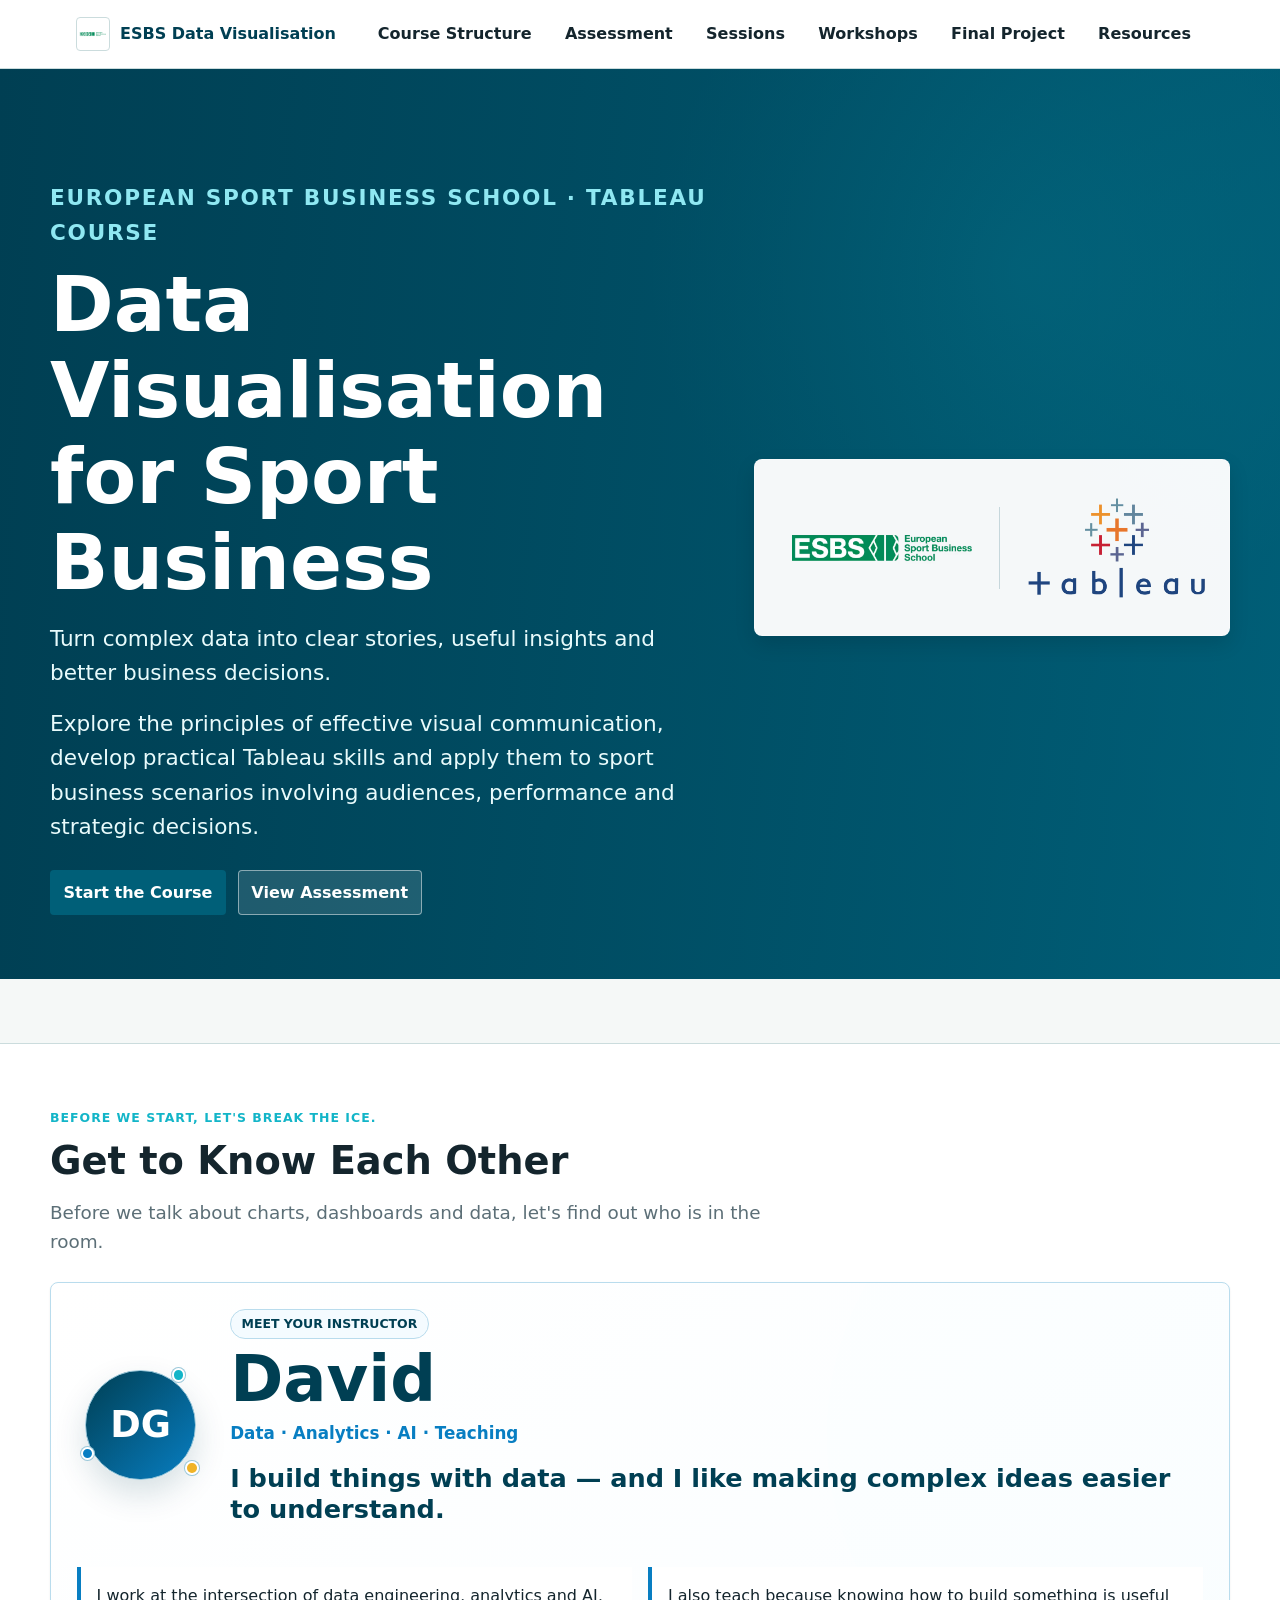
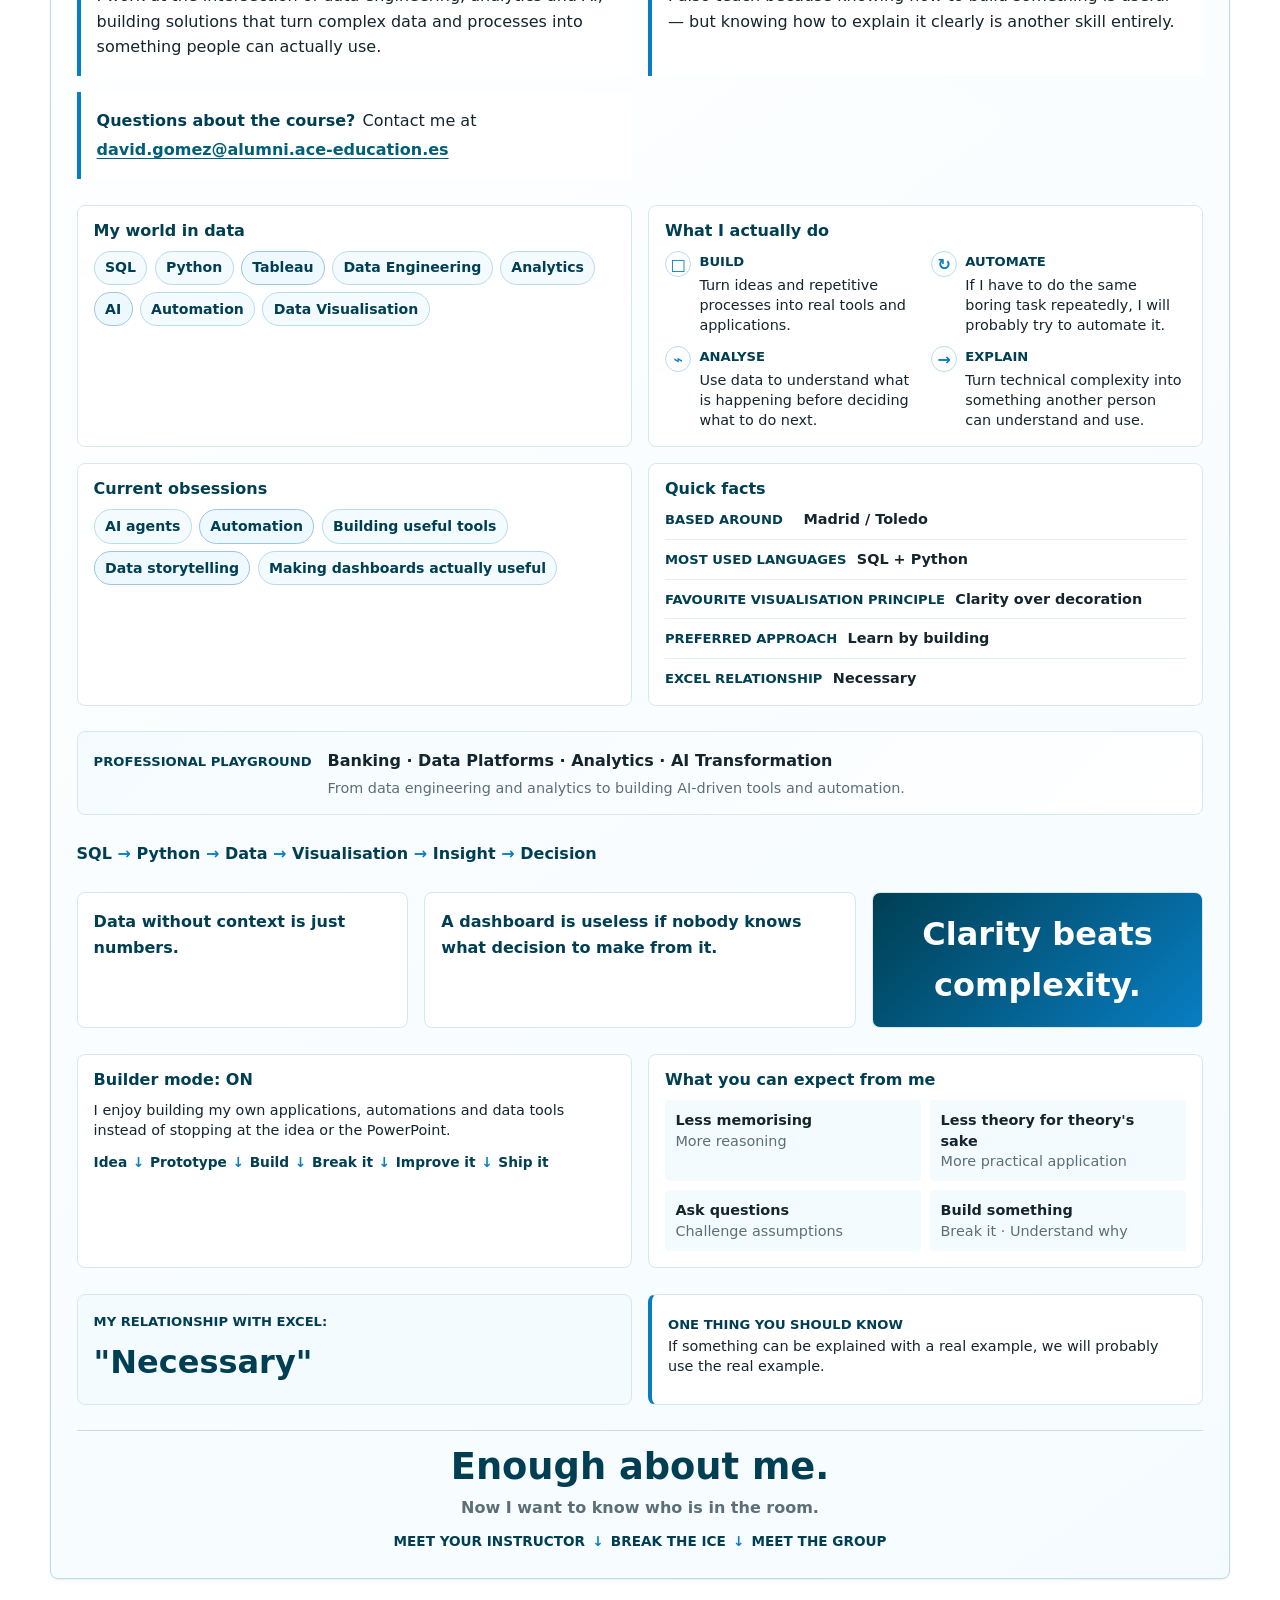
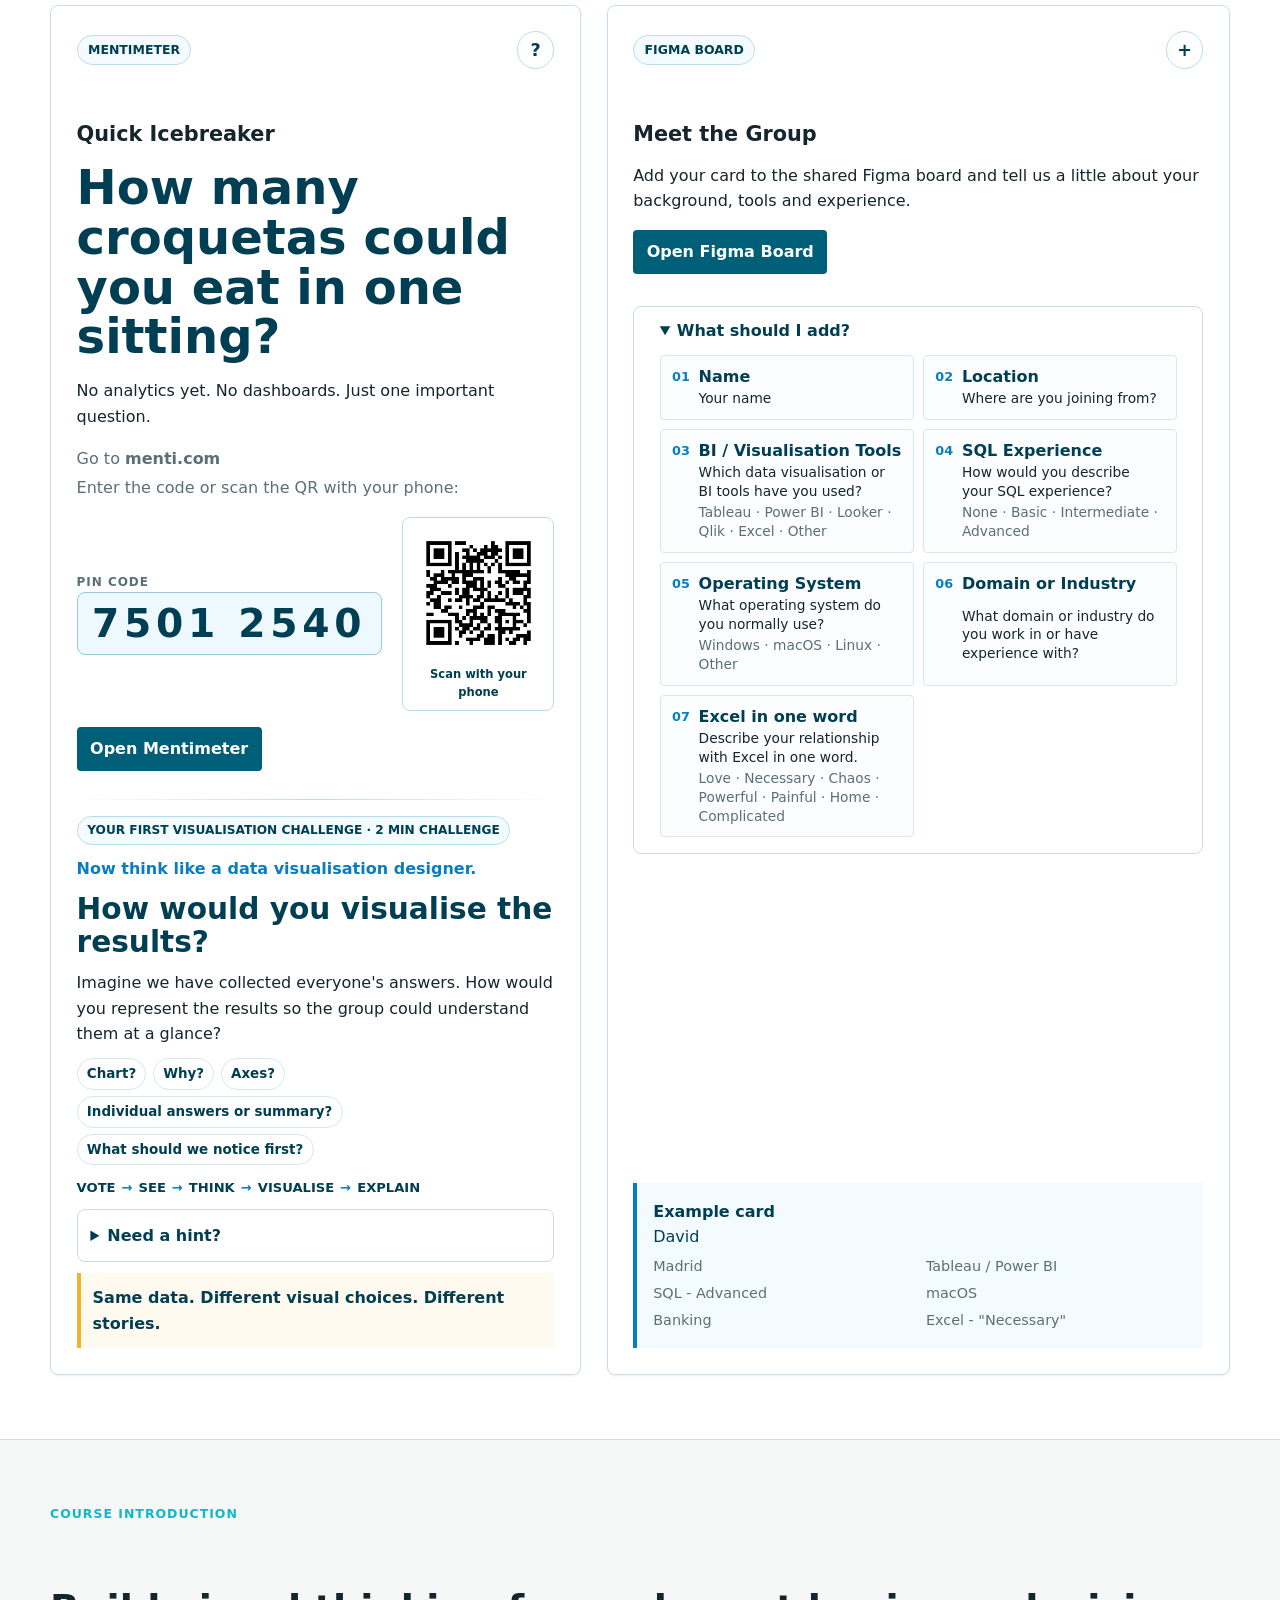
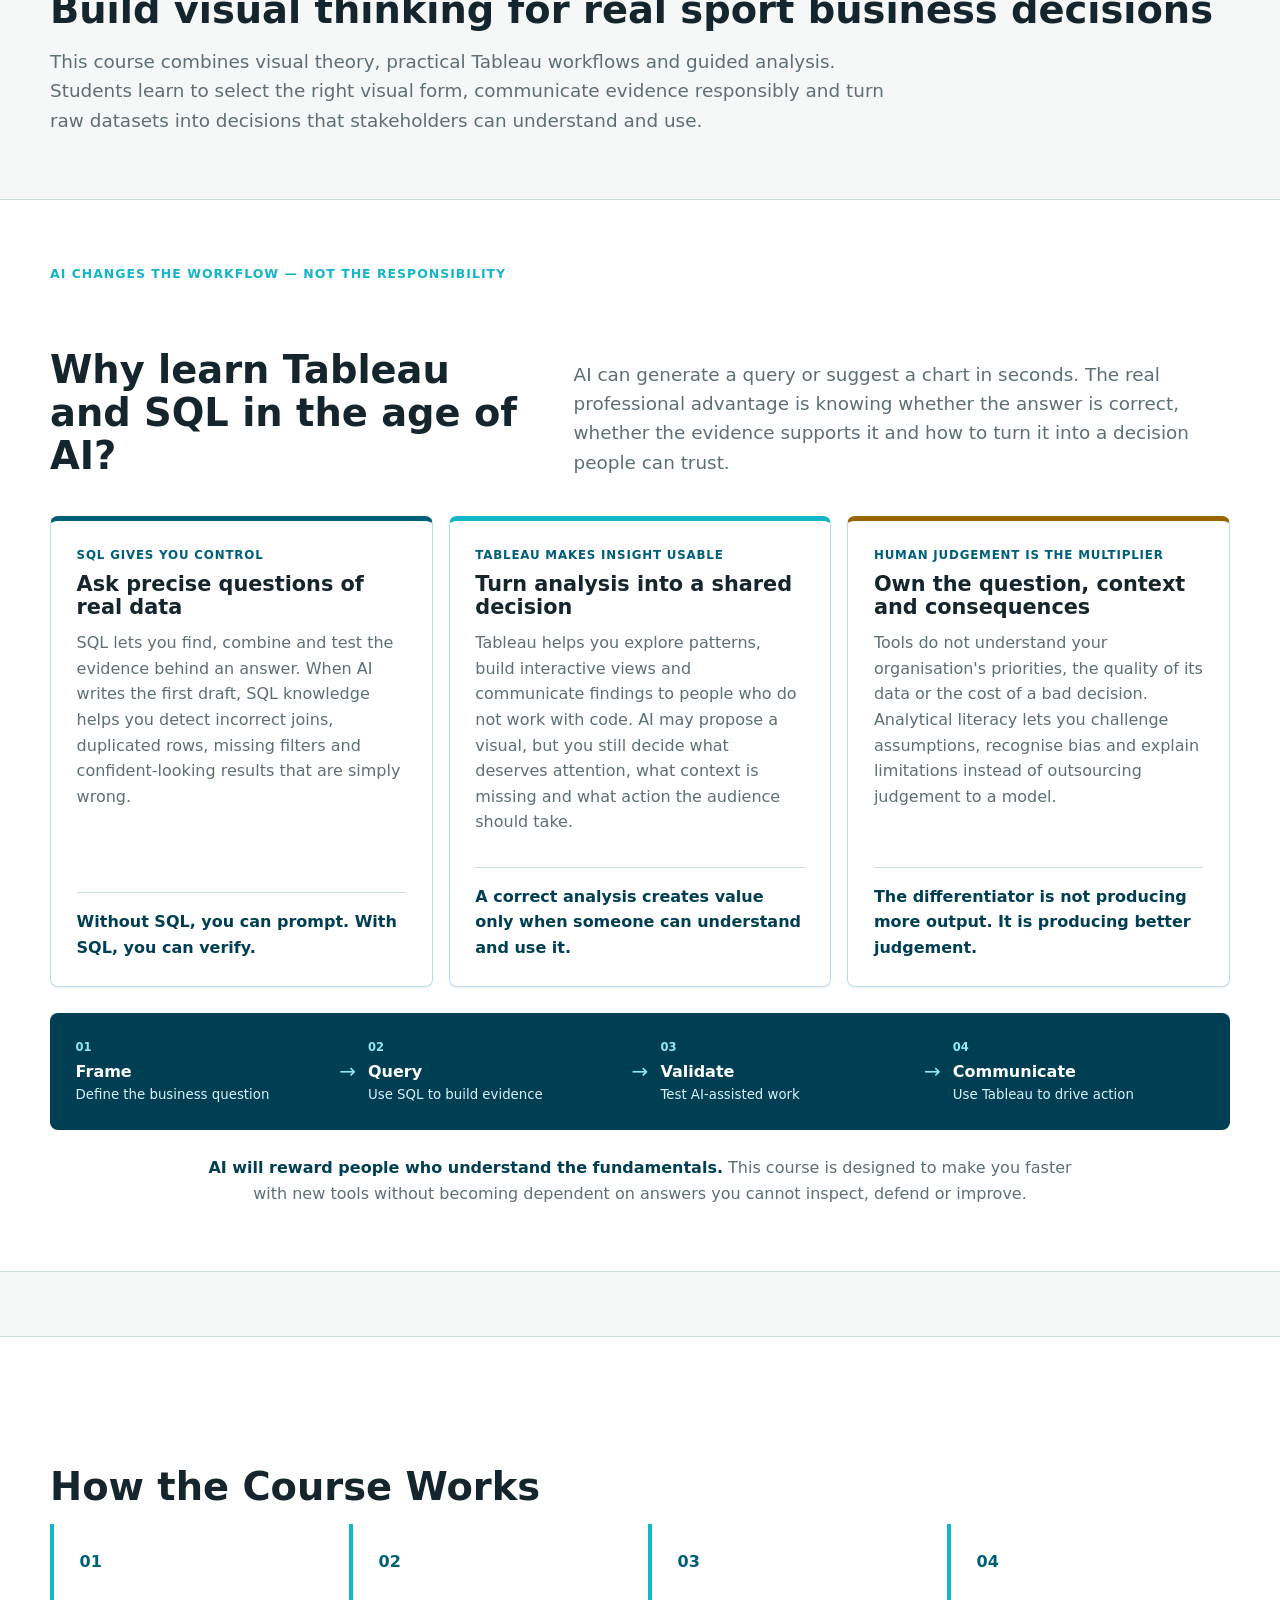
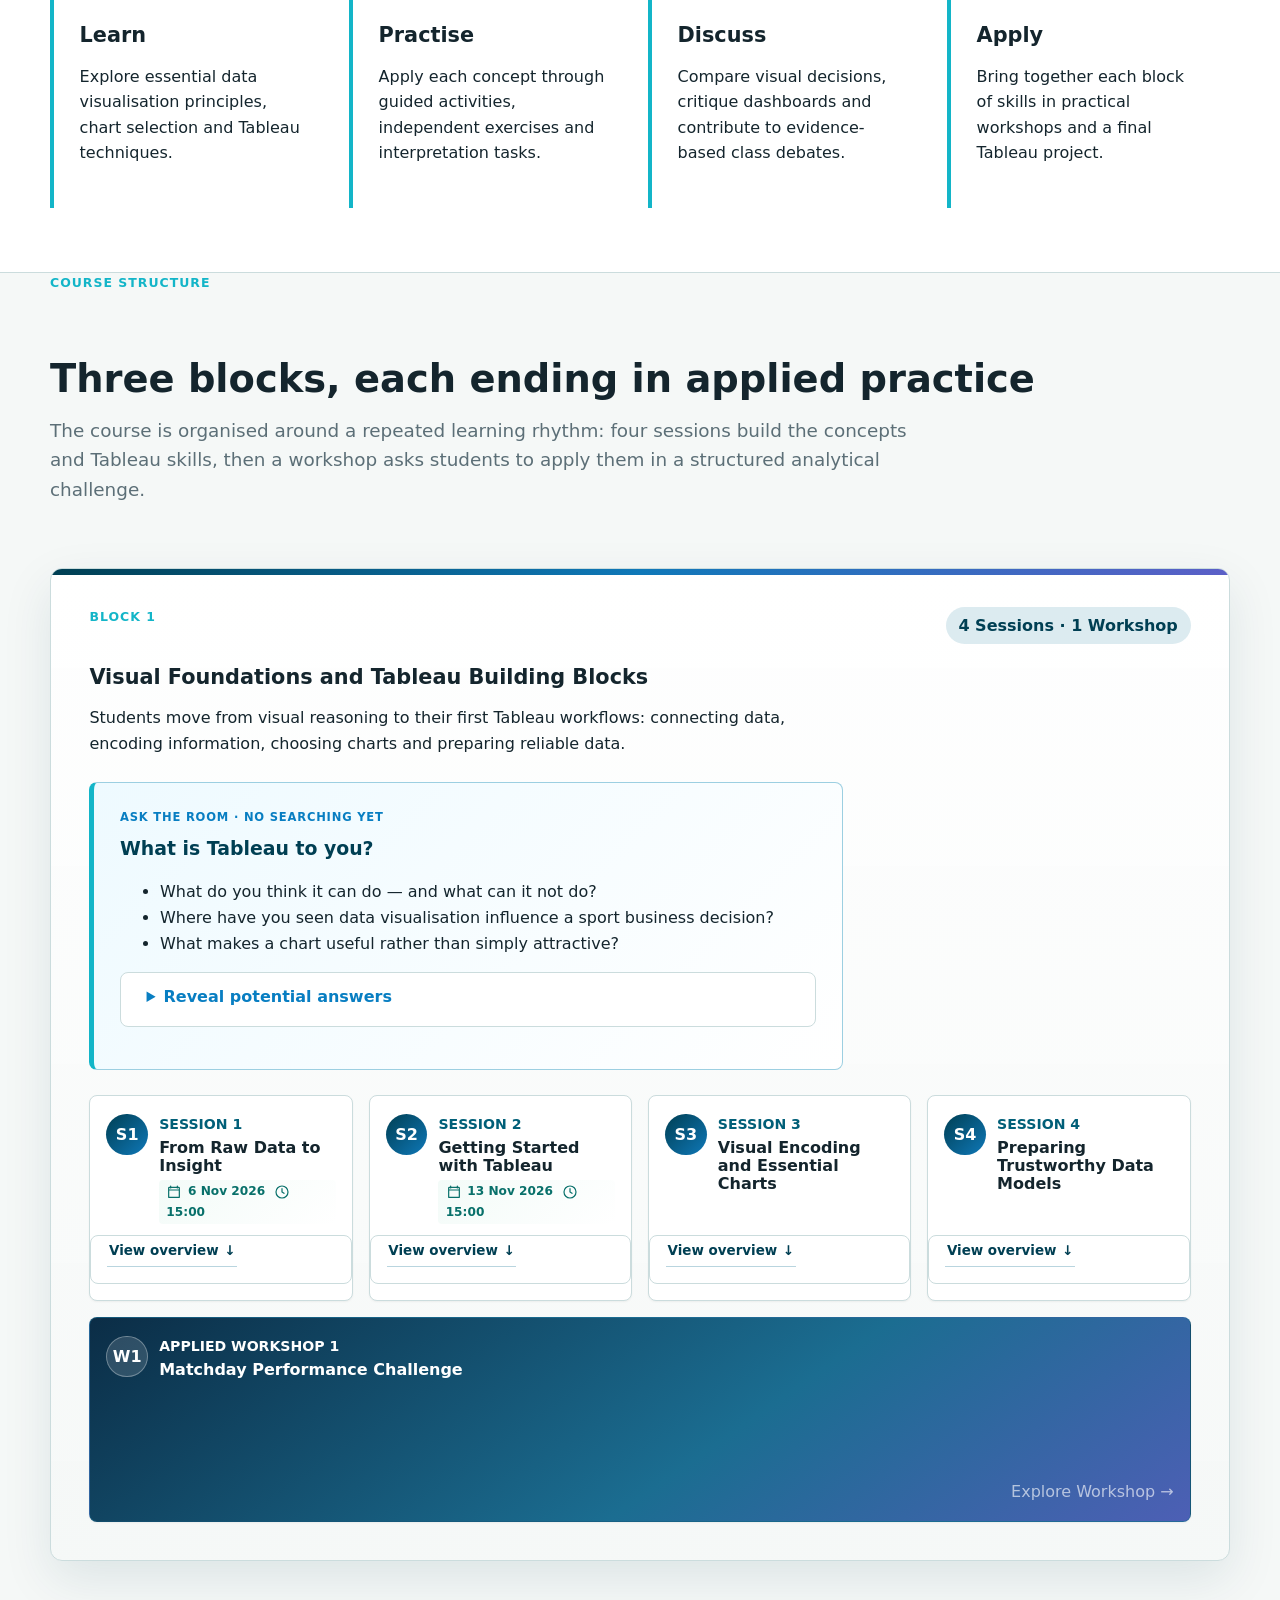
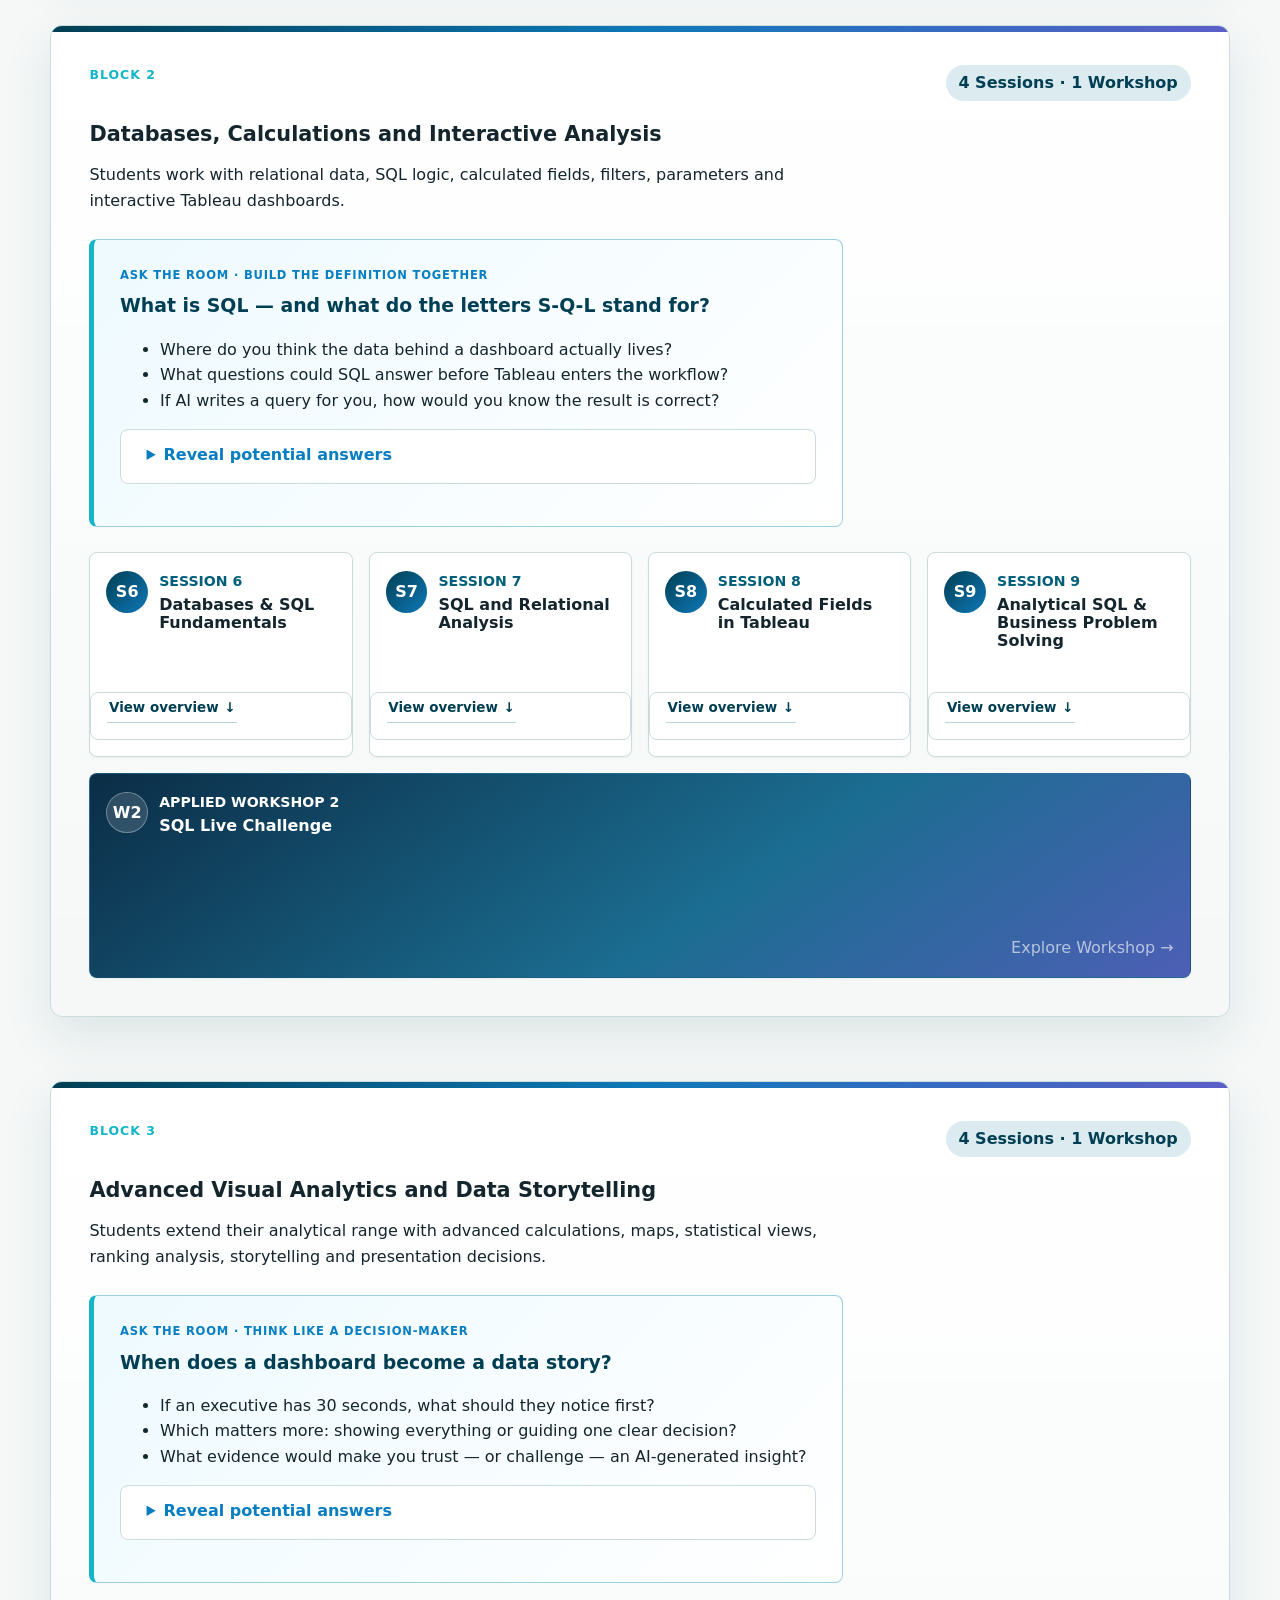
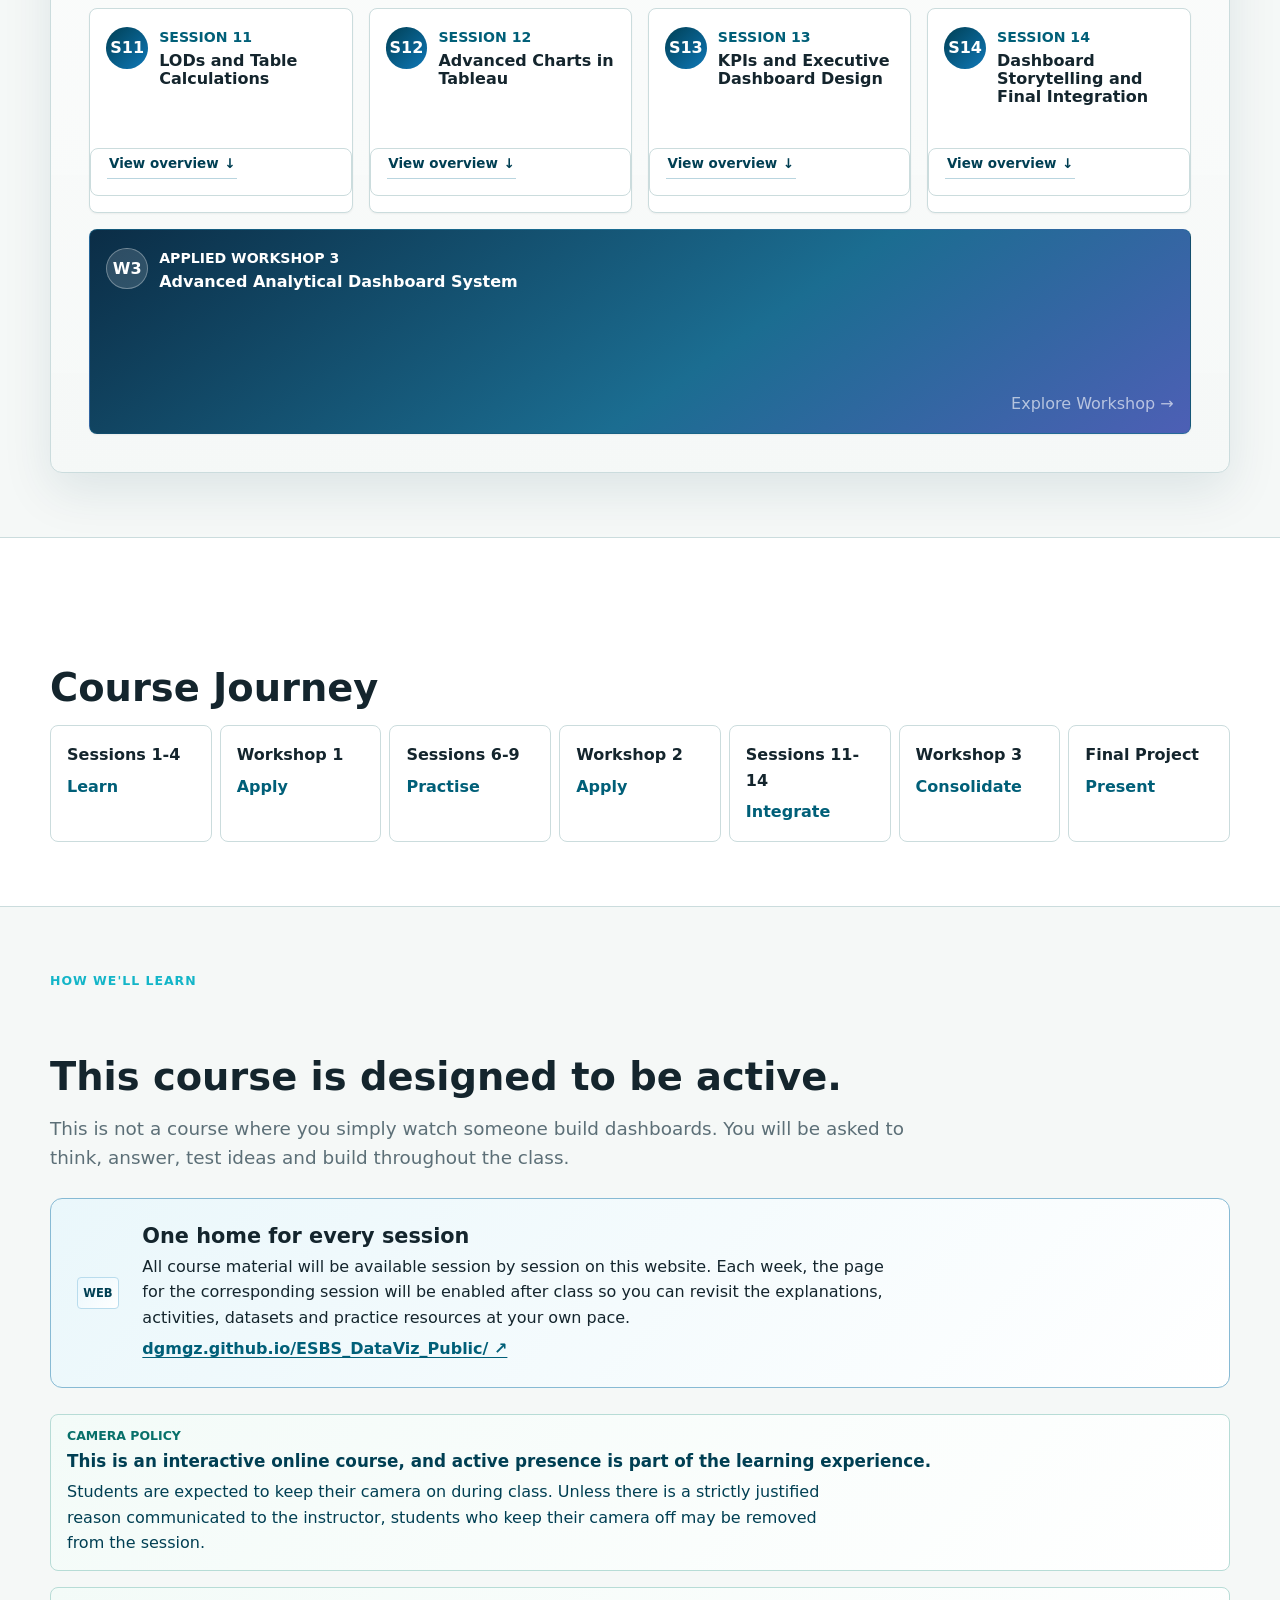
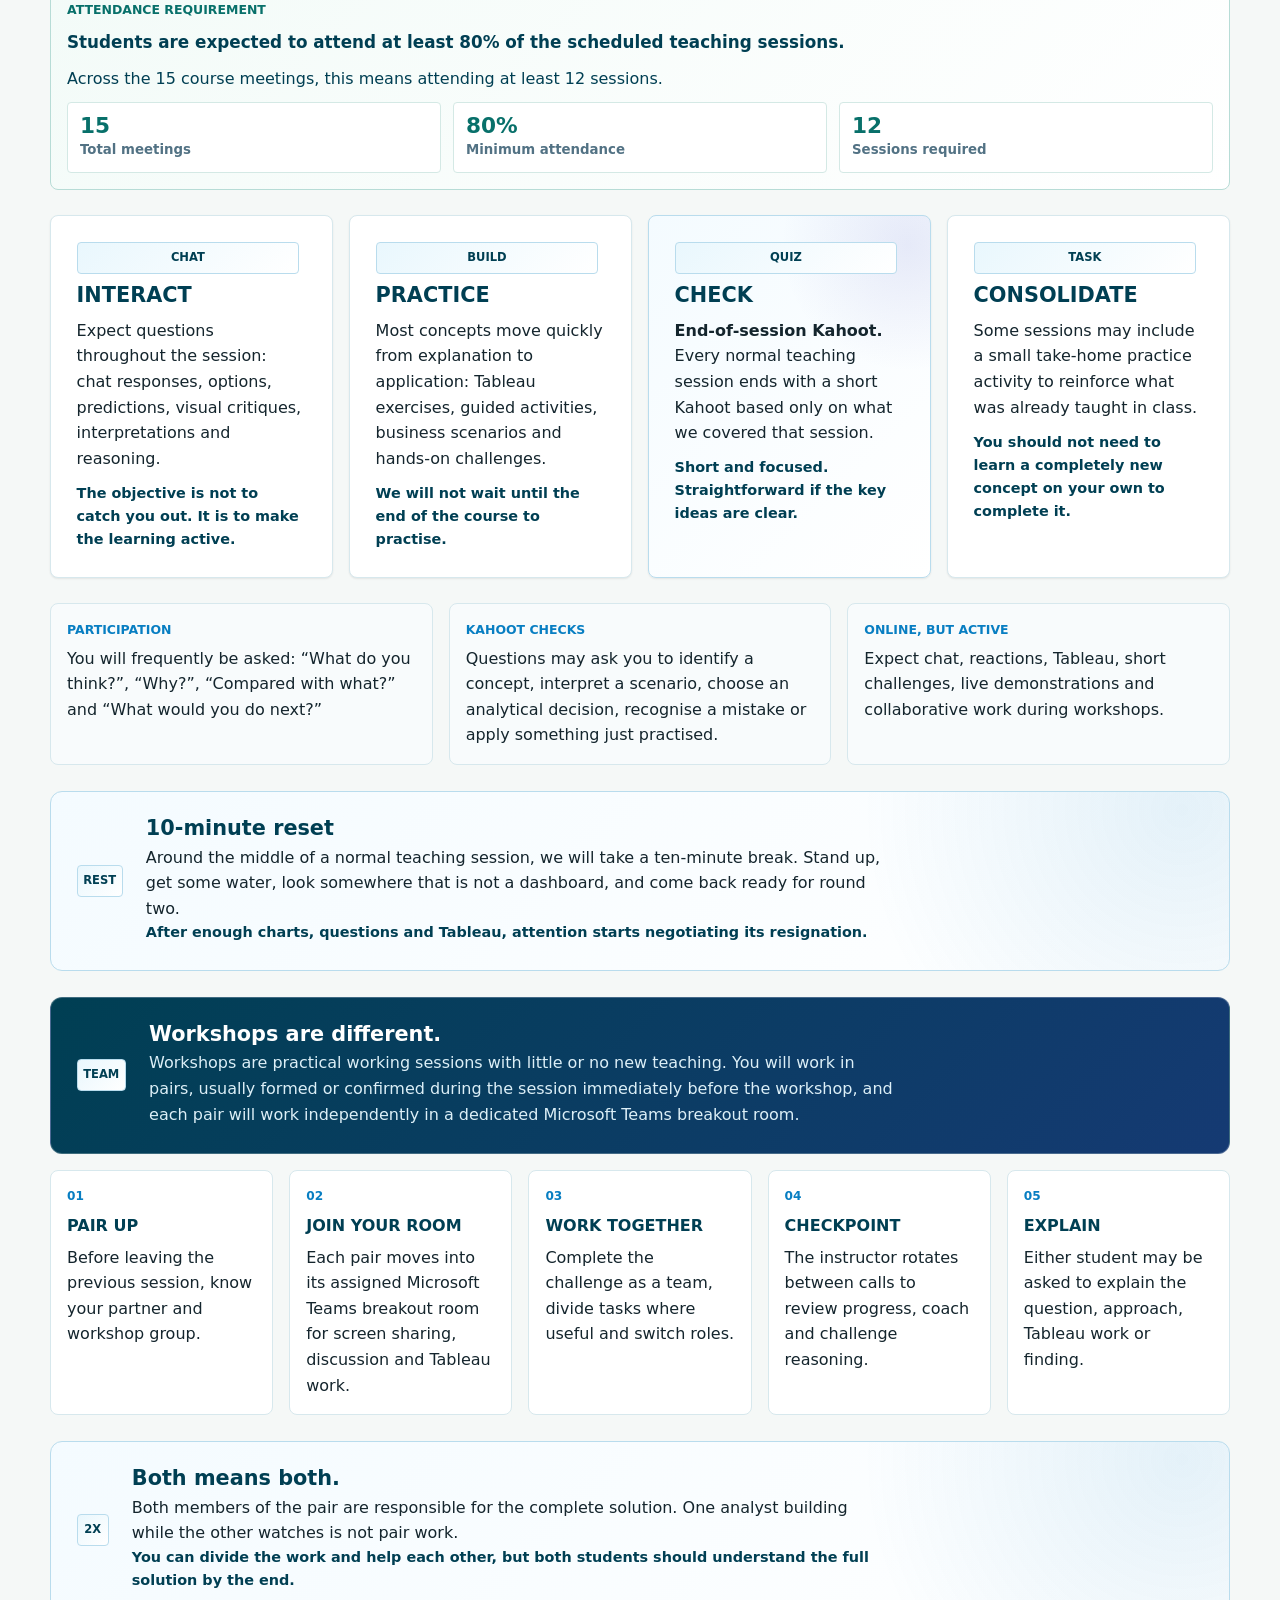
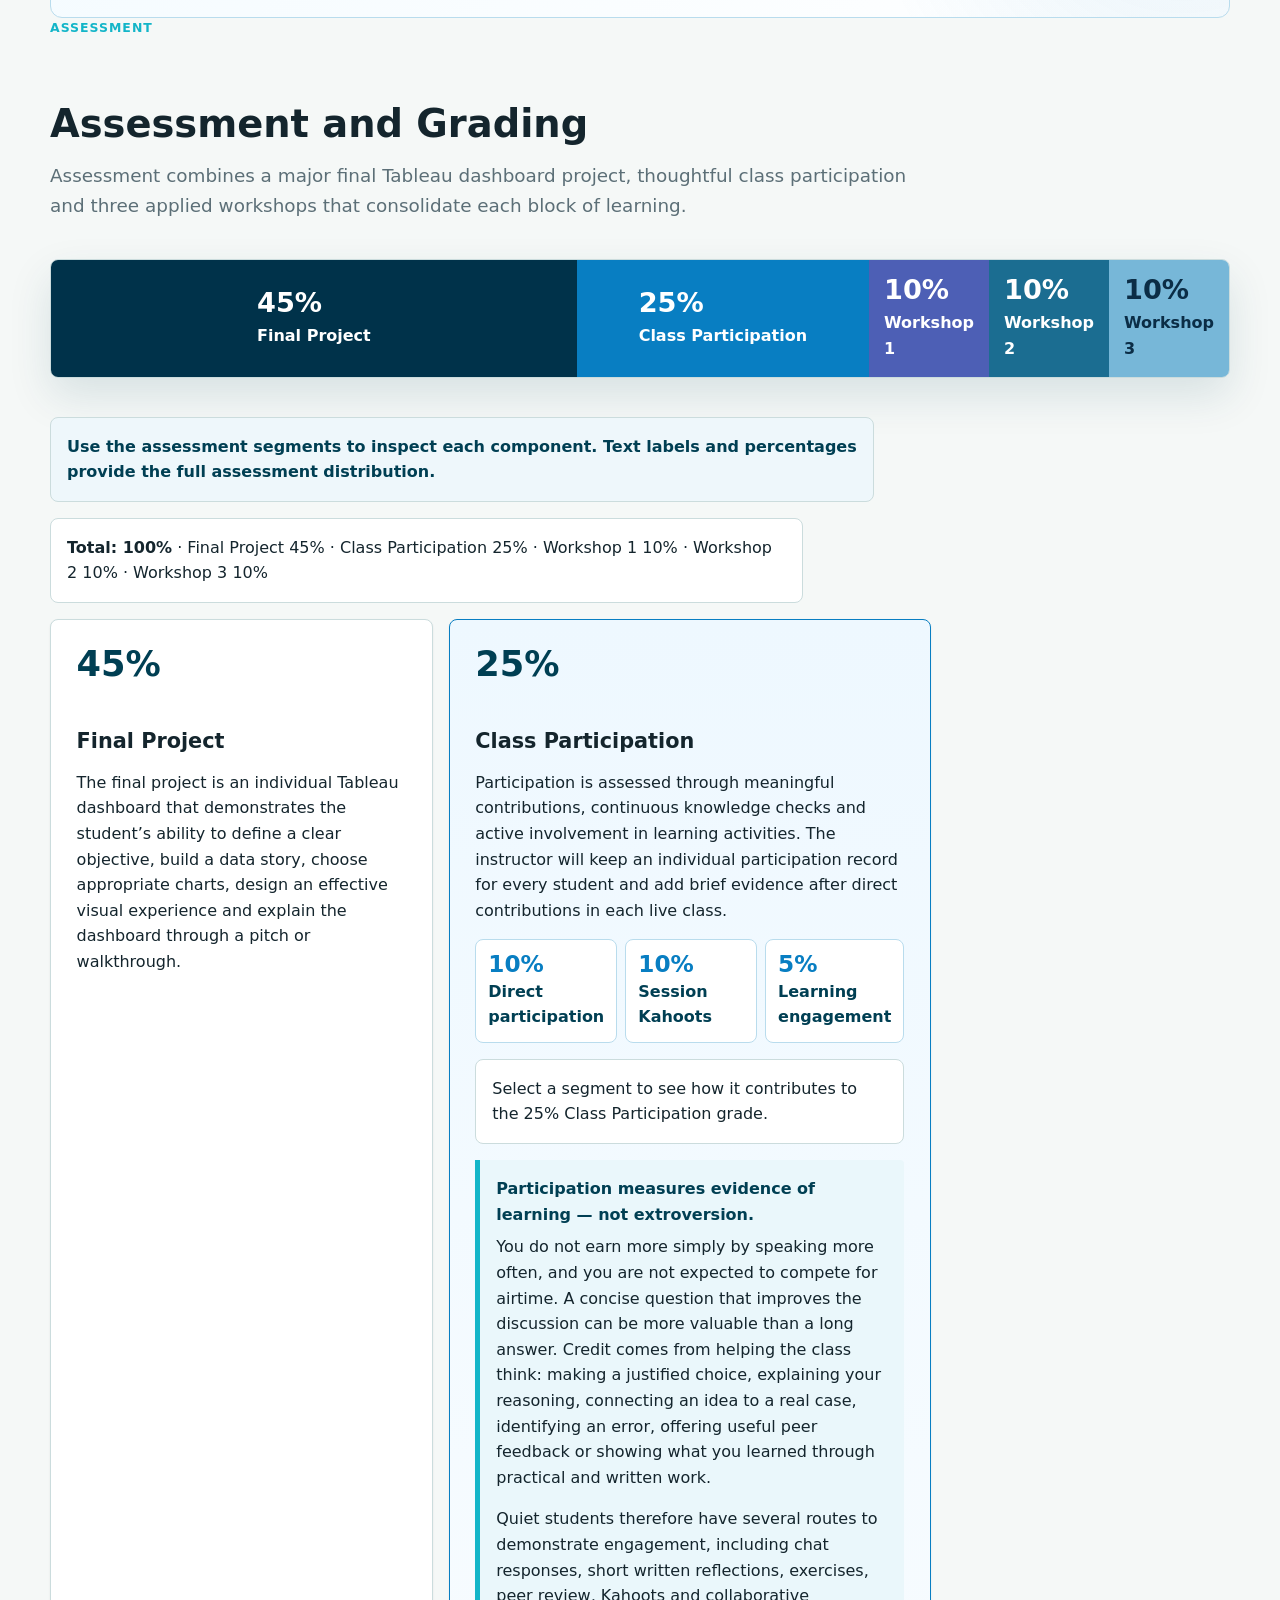
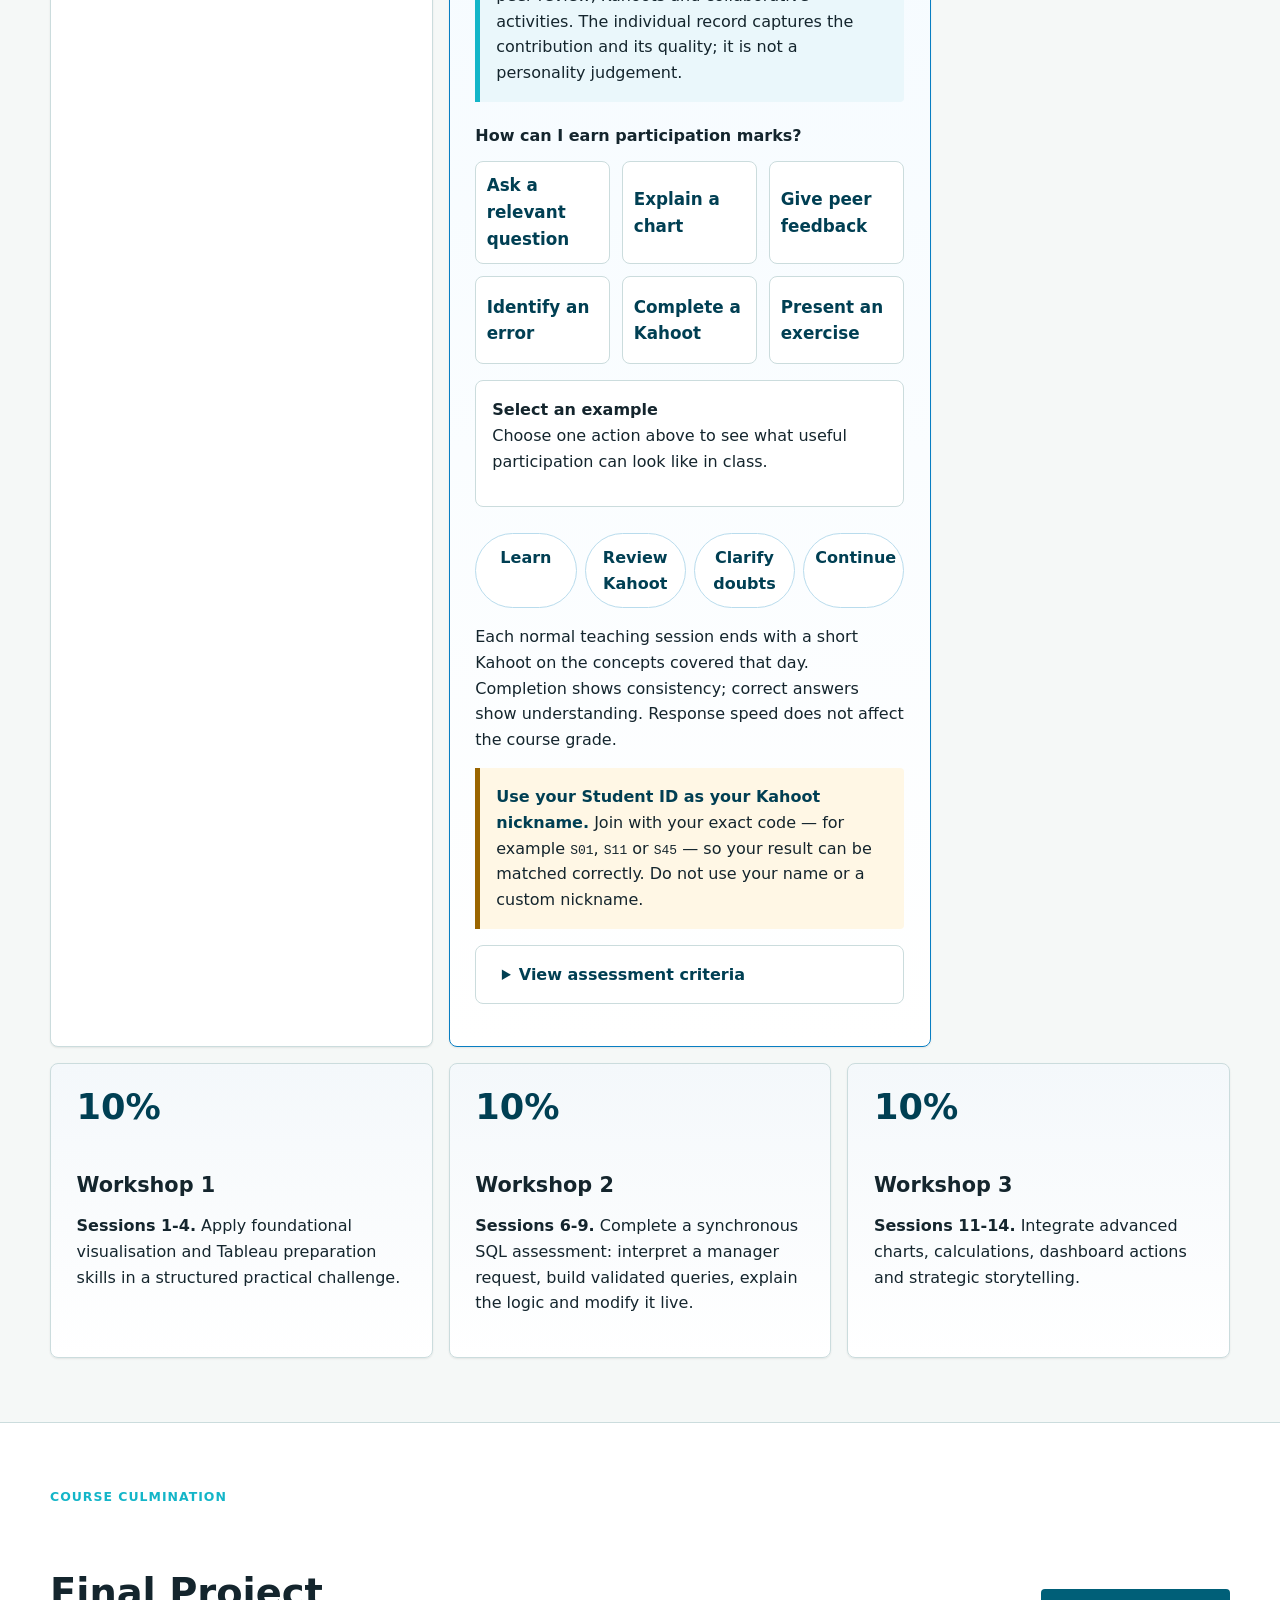
<file: index.html>
<!doctype html>
<html lang="en">
<head>
  <meta charset="utf-8">
  <meta name="viewport" content="width=device-width, initial-scale=1">
  <title>Data Visualisation for Sport Business · ESBS</title>
  <link rel="stylesheet" href="assets/css/styles.css">
</head>
<body>
  <header class="site-header">
    <nav class="nav" aria-label="Main navigation">
      <a class="brand" href="index.html">
        <img class="brand-mark" src="assets/images/master-programme.webp" alt="Master's programme visual identity">
        <span>ESBS Data Visualisation</span>
      </a>
      <div class="nav-links">
        <a href="#course-structure">Course Structure</a>
        <a href="#assessment">Assessment</a>
        <div class="nav-dropdown" data-nav-menu>
          <button type="button" class="nav-menu-trigger" aria-expanded="false" aria-controls="sessions-menu">Sessions</button>
          <div class="nav-menu-panel" id="sessions-menu" hidden>
            <a href="sessions/session-01/index.html"><span>S01</span>From Raw Data to Insight</a>
            <a href="sessions/session-02/index.html"><span>S02</span>Getting Started with Tableau</a>
            <span class="publication-unavailable" aria-disabled="true" title="Coming soon"><span>S03</span>Visual Encoding and Essential Charts</span>
            <span class="publication-unavailable" aria-disabled="true" title="Coming soon"><span>S04</span>Preparing Trustworthy Data Models</span>
            <span class="publication-unavailable" aria-disabled="true" title="Coming soon"><span>S06</span>Databases &amp; SQL Fundamentals</span>
            <span class="publication-unavailable" aria-disabled="true" title="Coming soon"><span>S07</span>SQL and Relational Analysis</span>
            <span class="publication-unavailable" aria-disabled="true" title="Coming soon"><span>S08</span>Calculated Fields in Tableau</span>
            <span class="publication-unavailable" aria-disabled="true" title="Coming soon"><span>S09</span>Analytical SQL &amp; Business Problem Solving</span>
            <span class="publication-unavailable" aria-disabled="true" title="Coming soon"><span>S11</span>LODs and Table Calculations</span>
            <span class="publication-unavailable" aria-disabled="true" title="Coming soon"><span>S12</span>Advanced Charts in Tableau</span>
            <span class="publication-unavailable" aria-disabled="true" title="Coming soon"><span>S13</span>KPIs and Executive Dashboard Design</span>
            <span class="publication-unavailable" aria-disabled="true" title="Coming soon"><span>S14</span>Dashboard Storytelling and Final Integration</span>
            <a class="nav-menu-all" href="#sessions">View all sessions</a>
          </div>
        </div>
        <div class="nav-dropdown" data-nav-menu>
          <button type="button" class="nav-menu-trigger" aria-expanded="false" aria-controls="workshops-menu">Workshops</button>
          <div class="nav-menu-panel" id="workshops-menu" hidden>
            <span class="publication-unavailable" aria-disabled="true" title="Coming soon"><span>W01</span>Matchday Performance Challenge</span>
            <span class="publication-unavailable" aria-disabled="true" title="Coming soon"><span>W02</span>Workshop 2</span>
            <span class="publication-unavailable" aria-disabled="true" title="Coming soon"><span>W03</span>Advanced Analytical Dashboard System</span>
            <a class="nav-menu-all" href="#workshops">View all workshops</a>
          </div>
        </div>
        <a href="#final-project">Final Project</a>
        <a href="#resources">Resources</a>
      </div>
    </nav>
  </header>

  <main>
    <section class="hero course-hero">
      <div class="hero-inner hero-grid">
        <div>
          <p class="eyebrow">European Sport Business School · Tableau course</p>
          <h1>Data Visualisation for Sport Business</h1>
          <p>Turn complex data into clear stories, useful insights and better business decisions.</p>
          <p>Explore the principles of effective visual communication, develop practical Tableau skills and apply them to sport business scenarios involving audiences, performance and strategic decisions.</p>
          <div class="hero-actions">
            <a class="button" href="#course-structure">Start the Course</a>
            <a class="button secondary" href="#assessment">View Assessment</a>
          </div>
        </div>
        <figure class="hero-visual corporate-hero-visual" aria-label="Tableau and master's programme visual identity">
          <div class="brand-image-card master-card">
            <img src="assets/images/master-programme.webp" alt="Master's programme visual identity for the sport business course">
          </div>
          <div class="brand-connector" aria-hidden="true"></div>
          <div class="brand-image-card tableau-card">
            <img src="assets/images/tableau-corporate.webp" alt="Tableau visual analytics corporate mark">
          </div>
        </figure>
      </div>
    </section>

    <section class="section-band get-to-know-section" aria-labelledby="get-to-know-title">
      <div class="container">
        <div class="get-to-know-heading">
          <p class="eyebrow">Before we start, let's break the ice.</p>
          <h2 id="get-to-know-title">Get to Know Each Other</h2>
          <p class="lead">Before we talk about charts, dashboards and data, let's find out who is in the room.</p>
        </div>

        <article class="instructor-profile-card" aria-labelledby="instructor-profile-title">
          <div class="instructor-hero">
            <div class="instructor-avatar-wrap" aria-hidden="true">
              <span class="instructor-avatar">DG</span>
              <span class="avatar-node node-one"></span>
              <span class="avatar-node node-two"></span>
              <span class="avatar-node node-three"></span>
            </div>
            <div>
              <p class="activity-label">Meet Your Instructor</p>
              <h3 id="instructor-profile-title">David</h3>
              <p class="instructor-headline">Data · Analytics · AI · Teaching</p>
              <p class="instructor-subheadline">I build things with data — and I like making complex ideas easier to understand.</p>
            </div>
          </div>

          <div class="instructor-intro">
            <p>I work at the intersection of data engineering, analytics and AI, building solutions that turn complex data and processes into something people can actually use.</p>
            <p>I also teach because knowing how to build something is useful — but knowing how to explain it clearly is another skill entirely.</p>
            <p class="instructor-contact"><span>Questions about the course?</span> Contact me at <a href="mailto:david.gomez@alumni.ace-education.es">david.gomez@alumni.ace-education.es</a></p>
          </div>

          <div class="instructor-profile-grid">
            <section class="instructor-panel data-world" aria-labelledby="data-world-title">
              <h4 id="data-world-title">My world in data</h4>
              <div class="skill-cloud" aria-label="David's data world">
                <span>SQL</span>
                <span>Python</span>
                <span>Tableau</span>
                <span>Data Engineering</span>
                <span>Analytics</span>
                <span>AI</span>
                <span>Automation</span>
                <span>Data Visualisation</span>
              </div>
            </section>

            <section class="instructor-panel actually-do" aria-labelledby="actually-do-title">
              <h4 id="actually-do-title">What I actually do</h4>
              <div class="do-grid">
                <div><span aria-hidden="true">□</span><strong>Build</strong><p>Turn ideas and repetitive processes into real tools and applications.</p></div>
                <div><span aria-hidden="true">↻</span><strong>Automate</strong><p>If I have to do the same boring task repeatedly, I will probably try to automate it.</p></div>
                <div><span aria-hidden="true">⌁</span><strong>Analyse</strong><p>Use data to understand what is happening before deciding what to do next.</p></div>
                <div><span aria-hidden="true">→</span><strong>Explain</strong><p>Turn technical complexity into something another person can understand and use.</p></div>
              </div>
            </section>

            <section class="instructor-panel obsession-panel" aria-labelledby="obsessions-title">
              <h4 id="obsessions-title">Current obsessions</h4>
              <div class="obsession-chips">
                <span>AI agents</span>
                <span>Automation</span>
                <span>Building useful tools</span>
                <span>Data storytelling</span>
                <span>Making dashboards actually useful</span>
              </div>
            </section>

            <section class="instructor-panel facts-panel" aria-labelledby="quick-facts-title">
              <h4 id="quick-facts-title">Quick facts</h4>
              <dl class="quick-facts">
                <div><dt>Based around</dt><dd>Madrid / Toledo</dd></div>
                <div><dt>Most used languages</dt><dd>SQL + Python</dd></div>
                <div><dt>Favourite visualisation principle</dt><dd>Clarity over decoration</dd></div>
                <div><dt>Preferred approach</dt><dd>Learn by building</dd></div>
                <div><dt>Excel relationship</dt><dd>Necessary</dd></div>
              </dl>
            </section>
          </div>

          <div class="professional-strip">
            <span>Professional playground</span>
            <strong>Banking · Data Platforms · Analytics · AI Transformation</strong>
            <p>From data engineering and analytics to building AI-driven tools and automation.</p>
          </div>

          <div class="instructor-flow" aria-label="Course data thinking flow">
            <span>SQL</span><span>Python</span><span>Data</span><span>Visualisation</span><span>Insight</span><span>Decision</span>
          </div>

          <div class="principle-grid" aria-label="How David thinks about data">
            <p>Data without context is just numbers.</p>
            <p>A dashboard is useless if nobody knows what decision to make from it.</p>
            <p class="featured-principle">Clarity beats complexity.</p>
          </div>

          <div class="builder-teaching-grid">
            <section class="builder-mode" aria-labelledby="builder-mode-title">
              <h4 id="builder-mode-title">Builder mode: ON</h4>
              <p>I enjoy building my own applications, automations and data tools instead of stopping at the idea or the PowerPoint.</p>
              <div class="build-steps" aria-label="Builder mode steps">
                <span>Idea</span>
                <span>Prototype</span>
                <span>Build</span>
                <span>Break it</span>
                <span>Improve it</span>
                <span>Ship it</span>
              </div>
            </section>

            <section class="teaching-style" aria-labelledby="teaching-style-title">
              <h4 id="teaching-style-title">What you can expect from me</h4>
              <div>
                <p><strong>Less memorising</strong><span>More reasoning</span></p>
                <p><strong>Less theory for theory's sake</strong><span>More practical application</span></p>
                <p><strong>Ask questions</strong><span>Challenge assumptions</span></p>
                <p><strong>Build something</strong><span>Break it · Understand why</span></p>
              </div>
            </section>
          </div>

          <div class="instructor-callouts">
            <div class="excel-callout"><span>My relationship with Excel:</span><strong>"Necessary"</strong></div>
            <div class="example-callout"><span>One thing you should know</span><p>If something can be explained with a real example, we will probably use the real example.</p></div>
          </div>

          <div class="student-transition">
            <strong>Enough about me.</strong>
            <span>Now I want to know who is in the room.</span>
            <div aria-hidden="true"><span>Meet your instructor</span><span>Break the ice</span><span>Meet the group</span></div>
          </div>
        </article>

        <div class="icebreaker-grid">
          <article class="icebreaker-card mentimeter-card">
            <div class="icebreaker-card-top">
              <span class="activity-label">Mentimeter</span>
              <span class="activity-icon" aria-hidden="true">?</span>
            </div>
            <h3>Quick Icebreaker</h3>
            <p class="icebreaker-question">How many croquetas could you eat in one sitting?</p>
            <p>No analytics yet. No dashboards. Just one important question.</p>

            <div class="menti-steps" aria-label="Mentimeter access instructions">
              <span>Go to <strong>menti.com</strong></span>
              <span>Enter the code or scan the QR with your phone:</span>
            </div>
            <div class="menti-access-options">
              <div>
                <p class="menti-option-label">PIN code</p>
                <p class="menti-code" aria-label="Mentimeter code 7501 2540">7501 2540</p>
              </div>
              <a class="menti-qr-link" href="https://www.menti.com/alrp4ru36o5m" target="_blank" rel="noopener noreferrer" aria-label="Open Mentimeter participation page">
                <img src="assets/images/mentimeter-qr.png" alt="QR code to join the Mentimeter icebreaker">
                <span>Scan with your phone</span>
              </a>
            </div>
            <a class="button" href="https://www.menti.com/alrp4ru36o5m" target="_blank" rel="noopener noreferrer">Open Mentimeter</a>

            <div class="visualisation-challenge">
              <div class="challenge-divider" aria-hidden="true"></div>
              <span class="challenge-label">Your first visualisation challenge · 2 min challenge</span>
              <p class="challenge-kicker">Now think like a data visualisation designer.</p>
              <h4>How would you visualise the results?</h4>
              <p>Imagine we have collected everyone's answers. How would you represent the results so the group could understand them at a glance?</p>
              <div class="challenge-prompts" aria-label="Visualisation reasoning prompts">
                <span>Chart?</span>
                <span>Why?</span>
                <span>Axes?</span>
                <span>Individual answers or summary?</span>
                <span>What should we notice first?</span>
              </div>
              <div class="challenge-flow" aria-label="Mini challenge flow">
                <span>Vote</span><span>See</span><span>Think</span><span>Visualise</span><span>Explain</span>
              </div>
              <details class="challenge-hint">
                <summary>Need a hint?</summary>
                <p>Think about the type of data you collected and the question you want the visualisation to answer.</p>
              </details>
              <p class="challenge-closing">Same data. Different visual choices. Different stories.</p>
            </div>
          </article>

          <article class="icebreaker-card figma-card">
            <div class="icebreaker-card-top">
              <span class="activity-label">Figma Board</span>
              <span class="activity-icon" aria-hidden="true">+</span>
            </div>
            <h3>Meet the Group</h3>
            <p>Add your card to the shared Figma board and tell us a little about your background, tools and experience.</p>
            <!-- Update the shared Figma board URL in this link when needed. -->
            <a class="button" href="https://www.figma.com/board/gl0DrzUAUylT3jhgAyg0Al/Get-to-Know-Each-Other-Wall?node-id=0-1&amp;t=DsVsqWV1rJL736Fv-1" target="_blank" rel="noopener noreferrer">Open Figma Board</a>

            <details class="figma-prompts" open>
              <summary>What should I add?</summary>
              <div class="figma-prompt-grid">
                <div><span>01</span><strong>Name</strong><p>Your name</p></div>
                <div><span>02</span><strong>Location</strong><p>Where are you joining from?</p></div>
                <div><span>03</span><strong>BI / Visualisation Tools</strong><p>Which data visualisation or BI tools have you used? <em>Tableau · Power BI · Looker · Qlik · Excel · Other</em></p></div>
                <div><span>04</span><strong>SQL Experience</strong><p>How would you describe your SQL experience? <em>None · Basic · Intermediate · Advanced</em></p></div>
                <div><span>05</span><strong>Operating System</strong><p>What operating system do you normally use? <em>Windows · macOS · Linux · Other</em></p></div>
                <div><span>06</span><strong>Domain or Industry</strong><p>What domain or industry do you work in or have experience with?</p></div>
                <div><span>07</span><strong>Excel in one word</strong><p>Describe your relationship with Excel in one word. <em>Love · Necessary · Chaos · Powerful · Painful · Home · Complicated</em></p></div>
              </div>
            </details>

            <div class="figma-example" aria-label="Example student card">
              <strong>Example card</strong>
              <p>David</p>
              <ul>
                <li>Madrid</li>
                <li>Tableau / Power BI</li>
                <li>SQL - Advanced</li>
                <li>macOS</li>
                <li>Banking</li>
                <li>Excel - "Necessary"</li>
              </ul>
            </div>
          </article>
        </div>
      </div>
    </section>

    <section class="container intro-section">
      <p class="eyebrow">Course Introduction</p>
      <h2>Build visual thinking for real sport business decisions</h2>
      <p class="lead">This course combines visual theory, practical Tableau workflows and guided analysis. Students learn to select the right visual form, communicate evidence responsibly and turn raw datasets into decisions that stakeholders can understand and use.</p>
    </section>

    <section class="section-band future-skills-section" id="why-tableau-sql" aria-labelledby="future-skills-title">
      <div class="container">
        <div class="future-skills-heading">
          <div>
            <p class="eyebrow">AI changes the workflow — not the responsibility</p>
            <h2 id="future-skills-title">Why learn Tableau and SQL in the age of AI?</h2>
          </div>
          <p class="lead">AI can generate a query or suggest a chart in seconds. The real professional advantage is knowing whether the answer is correct, whether the evidence supports it and how to turn it into a decision people can trust.</p>
        </div>

        <div class="future-skills-grid">
          <article class="future-skill-card sql-skill-card">
            <span class="future-skill-label">SQL gives you control</span>
            <h3>Ask precise questions of real data</h3>
            <p>SQL lets you find, combine and test the evidence behind an answer. When AI writes the first draft, SQL knowledge helps you detect incorrect joins, duplicated rows, missing filters and confident-looking results that are simply wrong.</p>
            <strong>Without SQL, you can prompt. With SQL, you can verify.</strong>
          </article>

          <article class="future-skill-card tableau-skill-card">
            <span class="future-skill-label">Tableau makes insight usable</span>
            <h3>Turn analysis into a shared decision</h3>
            <p>Tableau helps you explore patterns, build interactive views and communicate findings to people who do not work with code. AI may propose a visual, but you still decide what deserves attention, what context is missing and what action the audience should take.</p>
            <strong>A correct analysis creates value only when someone can understand and use it.</strong>
          </article>

          <article class="future-skill-card human-skill-card">
            <span class="future-skill-label">Human judgement is the multiplier</span>
            <h3>Own the question, context and consequences</h3>
            <p>Tools do not understand your organisation's priorities, the quality of its data or the cost of a bad decision. Analytical literacy lets you challenge assumptions, recognise bias and explain limitations instead of outsourcing judgement to a model.</p>
            <strong>The differentiator is not producing more output. It is producing better judgement.</strong>
          </article>
        </div>

        <div class="ai-workflow" aria-label="Modern analytics workflow with AI, SQL and Tableau">
          <div><span>01</span><strong>Frame</strong><small>Define the business question</small></div>
          <i aria-hidden="true">→</i>
          <div><span>02</span><strong>Query</strong><small>Use SQL to build evidence</small></div>
          <i aria-hidden="true">→</i>
          <div><span>03</span><strong>Validate</strong><small>Test AI-assisted work</small></div>
          <i aria-hidden="true">→</i>
          <div><span>04</span><strong>Communicate</strong><small>Use Tableau to drive action</small></div>
        </div>

        <p class="future-skills-closing"><strong>AI will reward people who understand the fundamentals.</strong> This course is designed to make you faster with new tools without becoming dependent on answers you cannot inspect, defend or improve.</p>
      </div>
    </section>

    <section class="section-band" id="how-it-works">
      <div class="container">
        <h2>How the Course Works</h2>
        <div class="method-grid">
          <article class="method-card">
            <span class="method-number">01</span>
            <h3>Learn</h3>
            <p>Explore essential data visualisation principles, chart selection and Tableau techniques.</p>
          </article>
          <article class="method-card">
            <span class="method-number">02</span>
            <h3>Practise</h3>
            <p>Apply each concept through guided activities, independent exercises and interpretation tasks.</p>
          </article>
          <article class="method-card">
            <span class="method-number">03</span>
            <h3>Discuss</h3>
            <p>Compare visual decisions, critique dashboards and contribute to evidence-based class debates.</p>
          </article>
          <article class="method-card">
            <span class="method-number">04</span>
            <h3>Apply</h3>
            <p>Bring together each block of skills in practical workshops and a final Tableau project.</p>
          </article>
        </div>
      </div>
    </section>

    <section class="container" id="course-structure">
      <p class="eyebrow">Course Structure</p>
      <h2>Three blocks, each ending in applied practice</h2>
      <p class="lead">The course is organised around a repeated learning rhythm: four sessions build the concepts and Tableau skills, then a workshop asks students to apply them in a structured analytical challenge.</p>

      <section class="course-block" id="sessions">
        <div class="block-heading">
          <div>
            <p class="eyebrow">Block 1</p>
            <h3>Visual Foundations and Tableau Building Blocks</h3>
            <p>Students move from visual reasoning to their first Tableau workflows: connecting data, encoding information, choosing charts and preparing reliable data.</p>
            <aside class="block-discussion" aria-label="Block 1 opening discussion">
              <span>Ask the room · No searching yet</span>
              <strong>What is Tableau to you?</strong>
              <ul>
                <li>What do you think it can do — and what can it not do?</li>
                <li>Where have you seen data visualisation influence a sport business decision?</li>
                <li>What makes a chart useful rather than simply attractive?</li>
              </ul>
              <details><summary>Reveal potential answers</summary><div class="potential-answers"><p><strong>Tableau can be described as:</strong></p><ul><li>A visual analytics platform for exploring data and building interactive dashboards.</li><li>A bridge between raw data and a business conversation: it helps people see patterns, comparisons, changes and exceptions.</li><li>A tool for analysis and communication, not a substitute for a clear question, reliable data or human judgement.</li></ul><p><strong>A useful chart</strong> answers a relevant question, fits the data, makes the important comparison easy to see and gives the audience enough context to interpret it responsibly. An attractive chart can still be useless or misleading.</p><p><strong>Sport business examples:</strong> ticket demand by match, sponsorship exposure, fan segmentation, player availability, venue operations, media performance or commercial KPIs.</p></div></details>
            </aside>
          </div>
          <span class="block-meta">4 Sessions · 1 Workshop</span>
        </div>
        <div class="session-sequence">
          <article class="session-card">
            <div class="session-card-header">
              <span class="session-code" aria-hidden="true">S1</span>
              <div>
                <p class="session-number">Session 1</p>
                <h4>From Raw Data to Insight</h4>
              </div>
            </div>
            <details class="session-details">
              <summary>
                <span class="summary-open">View overview</span>
                <span class="summary-close">Hide overview</span>
                <span class="summary-icon" aria-hidden="true">↓</span>
              </summary>
              <div class="session-overview-content">
                <p class="session-intro">Discover how data becomes meaningful information for business decisions.</p>
                <p class="session-description">This session introduces the role of data visualisation in transforming raw information into insight. Students explore how data, visual design, audience and decision context work together to create meaningful communication.</p>
                <div class="session-topics">
                  <p>Key topics</p>
                  <ul><li>Data and insight</li><li>Audience and purpose</li><li>Good and misleading charts</li><li>Tableau foundations</li></ul>
                </div>
                <p><strong>Learning outcome:</strong> explain how visual context turns data into decisions.</p>
                <a href="sessions/session-01/index.html">Explore Session</a>
              </div>
            </details>
          </article>
          <article class="session-card">
            <div class="session-card-header">
              <span class="session-code" aria-hidden="true">S2</span>
              <div>
                <p class="session-number">Session 2</p>
                <h4>Getting Started with Tableau</h4>
              </div>
            </div>
            <details class="session-details">
              <summary>
                <span class="summary-open">View overview</span>
                <span class="summary-close">Hide overview</span>
                <span class="summary-icon" aria-hidden="true">↓</span>
              </summary>
              <div class="session-overview-content">
                <p class="session-intro">Get Tableau ready and build a first reviewable workbook.</p>
                <p class="session-description">Students compare Tableau Public and the desktop app, inspect the Sport Business CSV, connect the data, check Tableau’s field interpretation, organise the Data Pane, build a first useful view and publish it for review.</p>
                <div class="session-topics">
                  <p>Key topics</p>
                  <ul><li>Tableau setup</li><li>CSV grain and data types</li><li>Dimensions and measures</li><li>Organise, build and publish</li></ul>
                </div>
                <p><strong>Learning outcome:</strong> prepare, organise and publish a first Tableau workbook using the course dataset.</p>
                <a href="sessions/session-02/index.html">Explore Session</a>
              </div>
            </details>
          </article>
          <article class="session-card">
            <div class="session-card-header">
              <span class="session-code" aria-hidden="true">S3</span>
              <div>
                <p class="session-number">Session 3</p>
                <h4>Visual Encoding and Essential Charts</h4>
              </div>
            </div>
            <details class="session-details">
              <summary>
                <span class="summary-open">View overview</span>
                <span class="summary-close">Hide overview</span>
                <span class="summary-icon" aria-hidden="true">↓</span>
              </summary>
              <div class="session-overview-content">
                <p class="session-intro">Choose visual forms that answer the business question.</p>
                <p class="session-description">Students move from a first Tableau view to intentional chart judgement: visual encoding, dashboard hierarchy and performance, bar charts for comparison, line charts for trends, dual-line caution and maps when geography matters.</p>
                <div class="session-topics">
                  <p>Key topics</p>
                  <ul><li>Visual encoding</li><li>Dashboard judgement</li><li>Bar and line charts</li><li>Dual lines and maps</li></ul>
                </div>
                <p><strong>Learning outcome:</strong> build and defend essential Tableau charts using the Sport Business dataset.</p>
                <span class="publication-unavailable" aria-disabled="true" title="Coming soon">Explore Session</span>
              </div>
            </details>
          </article>
          <article class="session-card">
            <div class="session-card-header">
              <span class="session-code" aria-hidden="true">S4</span>
              <div>
                <p class="session-number">Session 4</p>
                <h4>Preparing Trustworthy Data Models</h4>
              </div>
            </div>
            <details class="session-details">
              <summary>
                <span class="summary-open">View overview</span>
                <span class="summary-close">Hide overview</span>
                <span class="summary-icon" aria-hidden="true">↓</span>
              </summary>
              <div class="session-overview-content">
                <p class="session-intro">Prepare, model and test data before Workshop 1.</p>
                <p class="session-description">This session shows why a well-designed chart can still be wrong if the data model is weak. Students inspect raw Sport Business files, clean fields, identify keys and grain, choose joins, unions or relationships, and test for duplicated rows or inflated totals.</p>
                <div class="session-topics">
                  <p>Key topics</p>
                  <ul><li>Raw-file triage</li><li>Cleaning and validation</li><li>Joins, unions and relationships</li><li>Keys, grain and cardinality</li></ul>
                </div>
                <p><strong>Learning outcome:</strong> build and publish a tested Tableau data model that supports trustworthy visuals.</p>
                <span class="publication-unavailable" aria-disabled="true" title="Coming soon">Explore Session</span>
              </div>
            </details>
          </article>
          <article class="session-card workshop-card" id="workshops">
            <div class="session-card-header">
              <span class="session-code" aria-hidden="true">W1</span>
              <div>
                <p class="session-number">Applied Workshop 1</p>
                <h4>Matchday Performance Challenge</h4>
              </div>
            </div>
            <div class="workshop-card-action">
              <span class="publication-unavailable" aria-disabled="true" title="Coming soon">Explore Workshop <span aria-hidden="true">→</span></span>
            </div>
          </article>
        </div>
      </section>

      <section class="course-block">
        <div class="block-heading">
          <div>
            <p class="eyebrow">Block 2</p>
            <h3>Databases, Calculations and Interactive Analysis</h3>
            <p>Students work with relational data, SQL logic, calculated fields, filters, parameters and interactive Tableau dashboards.</p>
            <aside class="block-discussion" aria-label="Block 2 opening discussion">
              <span>Ask the room · Build the definition together</span>
              <strong>What is SQL — and what do the letters S-Q-L stand for?</strong>
              <ul>
                <li>Where do you think the data behind a dashboard actually lives?</li>
                <li>What questions could SQL answer before Tableau enters the workflow?</li>
                <li>If AI writes a query for you, how would you know the result is correct?</li>
              </ul>
              <details><summary>Reveal potential answers</summary><div class="potential-answers"><p><strong>SQL means Structured Query Language.</strong> It is the language used to retrieve, filter, combine, aggregate and modify data stored in relational databases.</p><ul><li>Dashboard data commonly lives in operational databases, cloud data warehouses or analytical data platforms — not inside the finished chart.</li><li>SQL can answer questions such as revenue by matchday, average attendance by competition, customers with repeat purchases or the relationship between campaign and ticket sales.</li><li>Before accepting AI-generated SQL, check the tables and fields, join keys, row counts, filters, nulls, duplicates, aggregation level and a small sample against a known result.</li></ul><p>SQL prepares and validates the evidence; Tableau helps explore and communicate it.</p></div></details>
            </aside>
          </div>
          <span class="block-meta">4 Sessions · 1 Workshop</span>
        </div>
        <div class="session-sequence">
          <article class="session-card">
            <div class="session-card-header">
              <span class="session-code" aria-hidden="true">S6</span>
              <div>
                <p class="session-number">Session 6</p>
                <h4>Databases &amp; SQL Fundamentals</h4>
              </div>
            </div>
            <details class="session-details">
              <summary>
                <span class="summary-open">View overview</span>
                <span class="summary-close">Hide overview</span>
                <span class="summary-icon" aria-hidden="true">↓</span>
              </summary>
              <div class="session-overview-content">
                <p class="session-intro">Move from supplied files to the systems where organisational data actually lives.</p>
                <p class="session-description">This session opens Block 2 by challenging the assumption that someone gives the analyst a final dataset. Students explore the real-world data landscape, understand relational database structure and write their first SQL queries for analysis.</p>
                <div class="session-topics">
                  <p>Key topics</p>
                  <ul><li>Data sources and databases</li><li>DBMS vs database vs SQL</li><li>Schemas, tables, rows and values</li><li>SELECT, DISTINCT, aliases and calculations</li></ul>
                </div>
                <p><strong>Learning outcome:</strong> explain relational database structure and write simple SQL queries that retrieve useful result tables.</p>
                <span class="publication-unavailable" aria-disabled="true" title="Coming soon">Explore Session</span>
              </div>
            </details>
          </article>
          <article class="session-card">
            <div class="session-card-header">
              <span class="session-code" aria-hidden="true">S7</span>
              <div>
                <p class="session-number">Session 7</p>
                <h4>SQL and Relational Analysis</h4>
              </div>
            </div>
            <details class="session-details">
              <summary>
                <span class="summary-open">View overview</span>
                <span class="summary-close">Hide overview</span>
                <span class="summary-icon" aria-hidden="true">↓</span>
              </summary>
              <div class="session-overview-content">
                <p class="session-intro">Use SQL logic to turn relational data into analysis-ready outputs.</p>
                <p class="session-description">This session uses the Chinook database to connect query logic with analytical reasoning. Students identify fact and dimension tables, combine data through joins and aggregate results for visual exploration.</p>
                <div class="session-topics">
                  <p>Key topics</p>
                  <ul><li>Chinook database</li><li>Fact and dimension tables</li><li>JOIN logic</li><li>GROUP BY analysis</li></ul>
                </div>
                <p><strong>Learning outcome:</strong> build analytical queries that produce useful data for visual work.</p>
                <span class="publication-unavailable" aria-disabled="true" title="Coming soon">Explore Session</span>
              </div>
            </details>
          </article>
          <article class="session-card">
            <div class="session-card-header">
              <span class="session-code" aria-hidden="true">S8</span>
              <div>
                <p class="session-number">Session 8</p>
                <h4>Calculated Fields in Tableau</h4>
              </div>
            </div>
            <details class="session-details">
              <summary>
                <span class="summary-open">View overview</span>
                <span class="summary-close">Hide overview</span>
                <span class="summary-icon" aria-hidden="true">↓</span>
              </summary>
              <div class="session-overview-content">
                <p class="session-intro">Create calculated fields that express business logic in Tableau.</p>
                <p class="session-description">This session introduces calculated fields as reusable analytical logic. Students distinguish row-level and aggregate calculations, handle common formula errors and use arithmetic, comparison, logical, string and date functions.</p>
                <div class="session-topics">
                  <p>Key topics</p>
                  <ul><li>Row-level calculations</li><li>Aggregate calculations</li><li>Logical operators</li><li>String and date functions</li></ul>
                </div>
                <p><strong>Learning outcome:</strong> create calculated fields that transform raw fields into analytical metrics.</p>
                <span class="publication-unavailable" aria-disabled="true" title="Coming soon">Explore Session</span>
              </div>
            </details>
          </article>
          <article class="session-card">
            <div class="session-card-header">
              <span class="session-code" aria-hidden="true">S9</span>
              <div>
                <p class="session-number">Session 9</p>
                <h4>Analytical SQL &amp; Business Problem Solving</h4>
              </div>
            </div>
            <details class="session-details">
              <summary>
                <span class="summary-open">View overview</span>
                <span class="summary-close">Hide overview</span>
                <span class="summary-icon" aria-hidden="true">↓</span>
              </summary>
              <div class="session-overview-content">
                <p class="session-intro">Use SQL to solve analytical business questions that do not name the technique for you.</p>
                <p class="session-description">This session completes the SQL block with subqueries, CTEs and window functions, then connects SQL outputs to Tableau-ready analytical datasets.</p>
                <div class="session-topics">
                  <p>Key topics</p>
                  <ul><li>Subqueries</li><li>CTEs</li><li>Window functions</li><li>SQL to Tableau datasets</li></ul>
                </div>
                <p><strong>Learning outcome:</strong> translate open business questions into validated SQL outputs ready for visual analysis.</p>
                <span class="publication-unavailable" aria-disabled="true" title="Coming soon">Explore Session</span>
              </div>
            </details>
          </article>
          <article class="session-card workshop-card">
            <div class="session-card-header">
              <span class="session-code" aria-hidden="true">W2</span>
              <div>
                <p class="session-number">Applied Workshop 2</p>
                <h4>SQL Live Challenge</h4>
              </div>
            </div>
            <div class="workshop-card-action">
              <span class="publication-unavailable" aria-disabled="true" title="Coming soon">Explore Workshop <span aria-hidden="true">→</span></span>
            </div>
          </article>
        </div>
      </section>

      <section class="course-block">
        <div class="block-heading">
          <div>
            <p class="eyebrow">Block 3</p>
            <h3>Advanced Visual Analytics and Data Storytelling</h3>
            <p>Students extend their analytical range with advanced calculations, maps, statistical views, ranking analysis, storytelling and presentation decisions.</p>
            <aside class="block-discussion" aria-label="Block 3 opening discussion">
              <span>Ask the room · Think like a decision-maker</span>
              <strong>When does a dashboard become a data story?</strong>
              <ul>
                <li>If an executive has 30 seconds, what should they notice first?</li>
                <li>Which matters more: showing everything or guiding one clear decision?</li>
                <li>What evidence would make you trust — or challenge — an AI-generated insight?</li>
              </ul>
              <details><summary>Reveal potential answers</summary><div class="potential-answers"><ul><li>A dashboard becomes a data story when it has a clear audience, a purposeful sequence and a central message that leads towards a decision — not merely when it contains several charts.</li><li>An executive should first see the current situation, the most important change or exception, and whether action is required. Detail can follow through hierarchy and interaction.</li><li>Showing everything transfers the analytical burden to the audience. Good design prioritises the evidence needed for the decision while keeping supporting context available.</li><li>Trust in an AI-generated insight requires traceable data, a reproducible calculation, appropriate comparisons, clear definitions, validation against known values and an honest statement of uncertainty or limitations.</li></ul><p>There may be several defensible answers. The objective is to make the reasoning explicit and connect visual choices to a real decision.</p></div></details>
            </aside>
          </div>
          <span class="block-meta">4 Sessions · 1 Workshop</span>
        </div>
        <div class="session-sequence">
          <article class="session-card">
            <div class="session-card-header">
              <span class="session-code" aria-hidden="true">S11</span>
              <div>
                <p class="session-number">Session 11</p>
                <h4>LODs and Table Calculations</h4>
              </div>
            </div>
            <details class="session-details">
              <summary>
                <span class="summary-open">View overview</span>
                <span class="summary-close">Hide overview</span>
                <span class="summary-icon" aria-hidden="true">↓</span>
              </summary>
              <div class="session-overview-content">
                <p class="session-intro">Control analytical granularity with advanced Tableau calculations.</p>
                <p class="session-description">This session explains where calculations live in Tableau and why order of operations matters. Students compare LOD expressions and table calculations to build stable metrics that behave correctly across views.</p>
                <div class="session-topics">
                  <p>Key topics</p>
                  <ul><li>Order of operations</li><li>FIXED LODs</li><li>INCLUDE and EXCLUDE</li><li>Running totals and ranks</li></ul>
                </div>
                <p><strong>Learning outcome:</strong> choose the right calculation level for stable advanced analysis.</p>
                <span class="publication-unavailable" aria-disabled="true" title="Coming soon">Explore Session</span>
              </div>
            </details>
          </article>
          <article class="session-card">
            <div class="session-card-header">
              <span class="session-code" aria-hidden="true">S12</span>
              <div>
                <p class="session-number">Session 12</p>
                <h4>Advanced Charts in Tableau</h4>
              </div>
            </div>
            <details class="session-details">
              <summary>
                <span class="summary-open">View overview</span>
                <span class="summary-close">Hide overview</span>
                <span class="summary-icon" aria-hidden="true">↓</span>
              </summary>
              <div class="session-overview-content">
                <p class="session-intro">Expand the visual toolkit for geography, distribution and relationships.</p>
                <p class="session-description">This session develops advanced chart judgement in Tableau. Students work with maps, trendlines, boxplots, ranking charts and scatter plots to analyse location, variability, change and relationships.</p>
                <div class="session-topics">
                  <p>Key topics</p>
                  <ul><li>Advanced maps</li><li>Trendlines</li><li>Boxplots</li><li>Bump, slope and scatter plots</li></ul>
                </div>
                <p><strong>Learning outcome:</strong> select advanced visual forms for geography, distribution and relationships.</p>
                <span class="publication-unavailable" aria-disabled="true" title="Coming soon">Explore Session</span>
              </div>
            </details>
          </article>
          <article class="session-card">
            <div class="session-card-header">
              <span class="session-code" aria-hidden="true">S13</span>
              <div>
                <p class="session-number">Session 13</p>
                <h4>KPIs and Executive Dashboard Design</h4>
              </div>
            </div>
            <details class="session-details">
              <summary>
                <span class="summary-open">View overview</span>
                <span class="summary-close">Hide overview</span>
                <span class="summary-icon" aria-hidden="true">↓</span>
              </summary>
              <div class="session-overview-content">
                <p class="session-intro">Turn goals into KPI visuals that support executive decisions.</p>
                <p class="session-description">This session focuses on KPI definition and dashboard design. Students distinguish actionable KPIs from vanity metrics and structure executive views using KPI cards, trends, segmentation and Tableau layout objects.</p>
                <div class="session-topics">
                  <p>Key topics</p>
                  <ul><li>Actionable KPIs</li><li>Leading and lagging metrics</li><li>KPI cards and sparklines</li><li>Dashboard containers</li></ul>
                </div>
                <p><strong>Learning outcome:</strong> translate goals into KPI visuals that support executive decisions.</p>
                <span class="publication-unavailable" aria-disabled="true" title="Coming soon">Explore Session</span>
              </div>
            </details>
          </article>
          <article class="session-card">
            <div class="session-card-header">
              <span class="session-code" aria-hidden="true">S14</span>
              <div>
                <p class="session-number">Session 14</p>
                <h4>Dashboard Storytelling and Final Integration</h4>
              </div>
            </div>
            <details class="session-details">
              <summary>
                <span class="summary-open">View overview</span>
                <span class="summary-close">Hide overview</span>
                <span class="summary-icon" aria-hidden="true">↓</span>
              </summary>
              <div class="session-overview-content">
                <p class="session-intro">Refine analytical work into a clear story and recommendation.</p>
                <p class="session-description">This session connects dashboard refinement with final communication. Students organise analytical evidence, prepare presentation logic and integrate visual design decisions into a coherent decision-oriented narrative.</p>
                <div class="session-topics">
                  <p>Key topics</p>
                  <ul><li>Analytical storytelling</li><li>Dashboard refinement</li><li>Presentation logic</li><li>Final project integration</li></ul>
                </div>
                <p><strong>Learning outcome:</strong> connect visual analysis to a clear story and recommendation.</p>
                <span class="publication-unavailable" aria-disabled="true" title="Coming soon">Explore Session</span>
              </div>
            </details>
          </article>
          <article class="session-card workshop-card">
            <div class="session-card-header">
              <span class="session-code" aria-hidden="true">W3</span>
              <div>
                <p class="session-number">Applied Workshop 3</p>
                <h4>Advanced Analytical Dashboard System</h4>
              </div>
            </div>
            <div class="workshop-card-action">
              <span class="publication-unavailable" aria-disabled="true" title="Coming soon">Explore Workshop <span aria-hidden="true">→</span></span>
            </div>
          </article>
        </div>
      </section>
    </section>

    <section class="section-band">
      <div class="container">
        <h2>Course Journey</h2>
        <div class="journey" aria-label="Course journey">
          <div><strong>Sessions 1-4</strong><span>Learn</span></div>
          <div><strong>Workshop 1</strong><span>Apply</span></div>
          <div><strong>Sessions 6-9</strong><span>Practise</span></div>
          <div><strong>Workshop 2</strong><span>Apply</span></div>
          <div><strong>Sessions 11-14</strong><span>Integrate</span></div>
          <div><strong>Workshop 3</strong><span>Consolidate</span></div>
          <div><strong>Final Project</strong><span>Present</span></div>
        </div>
      </div>
    </section>

    <section class="container how-learn-section" id="how-we-learn">
      <p class="eyebrow">How we'll learn</p>
      <h2>This course is designed to be active.</h2>
      <p class="lead">This is not a course where you simply watch someone build dashboards. You will be asked to think, answer, test ideas and build throughout the class.</p>

      <div class="weekly-materials-card" role="note">
        <span class="concept-icon" aria-hidden="true">WEB</span>
        <div>
          <h3>One home for every session</h3>
          <p>All course material will be available session by session on this website. Each week, the page for the corresponding session will be enabled after class so you can revisit the explanations, activities, datasets and practice resources at your own pace.</p>
          <a href="https://dgmgz.github.io/ESBS_DataViz_Public/" target="_blank" rel="noopener noreferrer">dgmgz.github.io/ESBS_DataViz_Public/ ↗</a>
        </div>
      </div>

      <div class="camera-policy-card" role="note">
        <span>Camera policy</span>
        <strong>This is an interactive online course, and active presence is part of the learning experience.</strong>
        <p>Students are expected to keep their camera on during class. Unless there is a strictly justified reason communicated to the instructor, students who keep their camera off may be removed from the session.</p>
      </div>

      <div class="attendance-policy-card" role="note">
        <span>Attendance requirement</span>
        <strong>Students are expected to attend at least 80% of the scheduled teaching sessions.</strong>
        <p>Across the 15 course meetings, this means attending at least 12 sessions.</p>
        <div class="attendance-metrics" aria-label="Attendance requirement summary">
          <article><b>15</b><small>Total meetings</small></article>
          <article><b>80%</b><small>Minimum attendance</small></article>
          <article><b>12</b><small>Sessions required</small></article>
        </div>
      </div>

      <div class="learning-flow" aria-label="How the classes work">
        <article>
          <span class="concept-icon" aria-hidden="true">CHAT</span>
          <h3>Interact</h3>
          <p>Expect questions throughout the session: chat responses, options, predictions, visual critiques, interpretations and reasoning.</p>
          <p class="micro-note">The objective is not to catch you out. It is to make the learning active.</p>
        </article>
        <article>
          <span class="concept-icon" aria-hidden="true">BUILD</span>
          <h3>Practice</h3>
          <p>Most concepts move quickly from explanation to application: Tableau exercises, guided activities, business scenarios and hands-on challenges.</p>
          <p class="micro-note">We will not wait until the end of the course to practise.</p>
        </article>
        <article class="kahoot-expectation">
          <span class="concept-icon" aria-hidden="true">QUIZ</span>
          <h3>Check</h3>
          <p><strong>End-of-session Kahoot.</strong> Every normal teaching session ends with a short Kahoot based only on what we covered that session.</p>
          <p class="micro-note">Short and focused. Straightforward if the key ideas are clear.</p>
        </article>
        <article>
          <span class="concept-icon" aria-hidden="true">TASK</span>
          <h3>Consolidate</h3>
          <p>Some sessions may include a small take-home practice activity to reinforce what was already taught in class.</p>
          <p class="micro-note">You should not need to learn a completely new concept on your own to complete it.</p>
        </article>
      </div>

      <div class="learning-detail-grid">
        <div>
          <span>Participation</span>
          <p>You will frequently be asked: “What do you think?”, “Why?”, “Compared with what?” and “What would you do next?”</p>
        </div>
        <div>
          <span>Kahoot checks</span>
          <p>Questions may ask you to identify a concept, interpret a scenario, choose an analytical decision, recognise a mistake or apply something just practised.</p>
        </div>
        <div>
          <span>Online, but active</span>
          <p>Expect chat, reactions, Tableau, short challenges, live demonstrations and collaborative work during workshops.</p>
        </div>
      </div>

      <div class="learning-reset-strip" aria-label="Mid-session break">
        <span class="concept-icon" aria-hidden="true">REST</span>
        <div>
          <h3>10-minute reset</h3>
          <p>Around the middle of a normal teaching session, we will take a ten-minute break. Stand up, get some water, look somewhere that is not a dashboard, and come back ready for round two.</p>
          <p class="micro-note">After enough charts, questions and Tableau, attention starts negotiating its resignation.</p>
        </div>
      </div>

      <div class="workshop-learning-strip">
        <span class="concept-icon" aria-hidden="true">TEAM</span>
        <div>
          <h3>Workshops are different.</h3>
          <p>Workshops are practical working sessions with little or no new teaching. You will work in pairs, usually formed or confirmed during the session immediately before the workshop, and each pair will work independently in a dedicated Microsoft Teams breakout room.</p>
        </div>
      </div>
      <div class="workshop-workflow" aria-label="Workshop workflow">
        <article><span>01</span><strong>Pair up</strong><p>Before leaving the previous session, know your partner and workshop group.</p></article>
        <article><span>02</span><strong>Join your room</strong><p>Each pair moves into its assigned Microsoft Teams breakout room for screen sharing, discussion and Tableau work.</p></article>
        <article><span>03</span><strong>Work together</strong><p>Complete the challenge as a team, divide tasks where useful and switch roles.</p></article>
        <article><span>04</span><strong>Checkpoint</strong><p>The instructor rotates between calls to review progress, coach and challenge reasoning.</p></article>
        <article><span>05</span><strong>Explain</strong><p>Either student may be asked to explain the question, approach, Tableau work or finding.</p></article>
      </div>
      <div class="both-participate-callout">
        <span class="concept-icon" aria-hidden="true">2X</span>
        <div>
          <h3>Both means both.</h3>
          <p>Both members of the pair are responsible for the complete solution. One analyst building while the other watches is not pair work.</p>
          <p class="micro-note">You can divide the work and help each other, but both students should understand the full solution by the end.</p>
        </div>
      </div>
    </section>

    <section class="container" id="assessment">
      <p class="eyebrow">Assessment</p>
      <h2>Assessment and Grading</h2>
      <p class="lead">Assessment combines a major final Tableau dashboard project, thoughtful class participation and three applied workshops that consolidate each block of learning.</p>

      <div class="grading-visual grading-visual-detailed" aria-label="Assessment distribution: Final Project 45 percent, Class Participation 25 percent, Workshop 1 10 percent, Workshop 2 10 percent, Workshop 3 10 percent">
        <button type="button" class="grade-segment grade-final" style="width:45%" data-grade-detail="Final Project · 45% · Individual Tableau dashboard with data story, design, interactivity and presentation."><strong>45%</strong><span>Final Project</span></button>
        <button type="button" class="grade-segment grade-participation" style="width:25%" data-grade-detail="Class Participation · 25% · Thoughtful contributions, questions, interpretation, discussion and peer feedback."><strong>25%</strong><span>Class Participation</span></button>
        <button type="button" class="grade-segment grade-workshop-one" style="width:10%" data-grade-detail="Workshop 1 · 10% · Applied practice integrating Sessions 1-4."><strong>10%</strong><span>Workshop 1</span></button>
        <button type="button" class="grade-segment grade-workshop-two" style="width:10%" data-grade-detail="Workshop 2 · 10% · Applied assessment connected to the second course block."><strong>10%</strong><span>Workshop 2</span></button>
        <button type="button" class="grade-segment grade-workshop-three" style="width:10%" data-grade-detail="Workshop 3 · 10% · Advanced dashboard system integrating Sessions 11-14."><strong>10%</strong><span>Workshop 3</span></button>
      </div>
      <p class="grade-detail" data-grade-output aria-live="polite">Use the assessment segments to inspect each component. Text labels and percentages provide the full assessment distribution.</p>
      <p class="assessment-total"><strong>Total: 100%</strong> · Final Project 45% · Class Participation 25% · Workshop 1 10% · Workshop 2 10% · Workshop 3 10%</p>

      <div class="assessment-cards">
        <article class="assessment-card">
          <span class="grade-value">45%</span>
          <h3>Final Project</h3>
          <p>The final project is an individual Tableau dashboard that demonstrates the student’s ability to define a clear objective, build a data story, choose appropriate charts, design an effective visual experience and explain the dashboard through a pitch or walkthrough.</p>
        </article>
        <article class="assessment-card participation-card">
          <span class="grade-value">25%</span>
          <h3>Class Participation</h3>
          <p>Participation is assessed through meaningful contributions, continuous knowledge checks and active involvement in learning activities. The instructor will keep an individual participation record for every student and add brief evidence after direct contributions in each live class.</p>
          <div class="participation-segments" aria-label="Class Participation breakdown">
            <button type="button" data-participation-detail="Direct Class Participation · 10% · The instructor keeps an individual record of direct contributions in each live class. Quality, relevance and reasoning matter more than frequency." aria-pressed="false"><strong>10%</strong><span>Direct participation</span></button>
            <button type="button" data-participation-detail="Session Kahoots · 10% · 7% rewards consistent completion and 3% rewards accuracy. The ten students with the highest correct-answer rate receive the full accuracy component; speed is not used." aria-pressed="false"><strong>10%</strong><span>Session Kahoots</span></button>
            <button type="button" data-participation-detail="Learning Engagement · 5% · Short reflective, collaborative and practical activities provide evidence of steady involvement." aria-pressed="false"><strong>5%</strong><span>Learning engagement</span></button>
          </div>
          <p class="participation-output" data-participation-output aria-live="polite">Select a segment to see how it contributes to the 25% Class Participation grade.</p>
          <div class="participation-principle">
            <strong>Participation measures evidence of learning — not extroversion.</strong>
            <p>You do not earn more simply by speaking more often, and you are not expected to compete for airtime. A concise question that improves the discussion can be more valuable than a long answer. Credit comes from helping the class think: making a justified choice, explaining your reasoning, connecting an idea to a real case, identifying an error, offering useful peer feedback or showing what you learned through practical and written work.</p>
            <p>Quiet students therefore have several routes to demonstrate engagement, including chat responses, short written reflections, exercises, peer review, Kahoots and collaborative activities. The individual record captures the contribution and its quality; it is not a personality judgement.</p>
          </div>

          <h4>How can I earn participation marks?</h4>
          <div class="participation-actions">
            <button type="button" data-example-title="Ask a relevant question" data-example="A useful question moves the analysis forward or tests an assumption. Example: “Would this chart still be appropriate if the audience were club executives rather than fans?” The question matters because it connects visual choice to audience and purpose." data-result="Relevant contribution · 2 points" data-example>Ask a relevant question</button>
            <button type="button" data-example-title="Explain a chart" data-example="Do more than name the chart: connect it to the question and the data. Example: “I would use a line chart because matchday order creates a time sequence and the objective is to see how commercial performance changes.”" data-result="Relevant contribution · 2 points" data-example>Explain a chart</button>
            <button type="button" data-example-title="Give peer feedback" data-example="Student feedback: “The colours are visually attractive, but they do not help distinguish the categories clearly.”" data-result="Strong contribution · 3 points" data-example>Give peer feedback</button>
            <button type="button" data-example-title="Identify a visualisation error" data-example="Student observation: “The axis starts too high, so the difference looks larger than it really is.”" data-result="Strong contribution · 3 points" data-example>Identify an error</button>
            <button type="button" data-example-title="Complete a Kahoot" data-example="A student completes the review Kahoot at the beginning of the next session and answers most questions correctly." data-result="Kahoot score based on completion and accuracy" data-example>Complete a Kahoot</button>
            <button type="button" data-example-title="Present an exercise" data-example="A student briefly shows the fields used in Tableau, explains the chart choice and mentions one limitation." data-result="Relevant or strong contribution" data-example>Present an exercise</button>
          </div>
          <div class="participation-example" data-example-output aria-live="polite">
            <strong>Select an example</strong>
            <p>Choose one action above to see what useful participation can look like in class.</p>
          </div>

          <div class="kahoot-cycle" aria-label="Kahoot learning cycle">
            <span>Learn</span><span>Review Kahoot</span><span>Clarify doubts</span><span>Continue</span>
          </div>
          <p>Each normal teaching session ends with a short Kahoot on the concepts covered that day. Completion shows consistency; correct answers show understanding. Response speed does not affect the course grade.</p>
          <p class="kahoot-identity-rule"><strong>Use your Student ID as your Kahoot nickname.</strong> Join with your exact code — for example <code>S01</code>, <code>S11</code> or <code>S45</code> — so your result can be matched correctly. Do not use your name or a custom nickname.</p>

          <details class="participation-details">
            <summary>View assessment criteria</summary>
            <h4>Direct Class Participation — 10%</h4>
            <p>The instructor maintains an individual participation log for each student. After a direct contribution in a live class, a short note records the type of evidence and its quality. There is a maximum of 3 points per session, so repeating answers or speaking frequently does not create an unfair advantage; relevance, reasoning and clarity matter more.</p>
            <table class="data-table compact-table">
              <tr><th>Evidence level</th><th>Points</th><th>What it means</th></tr>
              <tr><td>Strong contribution</td><td>3</td><td>Well-reasoned reflection, correct use of concepts, justified decisions, professional case connection or a valuable interpretation.</td></tr>
              <tr><td>Relevant contribution</td><td>2</td><td>Correct answer, relevant question, constructive participation, basic decision explanation or exercise presentation.</td></tr>
              <tr><td>Basic contribution</td><td>1</td><td>Brief participation, a valid but undeveloped idea, collaboration in an activity or a partial answer.</td></tr>
              <tr><td>No evidence</td><td>0</td><td>No recorded evidence for that activity or session. This is not a personality judgement or a penalty.</td></tr>
            </table>
            <h4>Session Kahoots — 10%</h4>
            <p>Students complete a short Kahoot at the end of each normal teaching session. This component rewards both consistent participation and correct understanding while keeping response speed out of the grade.</p>
            <ul>
              <li><strong>Completion and consistency: 7%.</strong> Complete at least 80% of the eligible session Kahoots to receive the full completion component; lower completion is scored proportionally.</li>
              <li><strong>Accuracy: 3%.</strong> The ten students with the highest overall correct-answer rate receive the full accuracy component. Other students receive accuracy credit proportionally to their correct-answer rate.</li>
              <li>Only correct answers count towards the accuracy ranking; Kahoot response speed and bonus points are ignored.</li>
              <li>A Kahoot missed because of an accepted justified absence is excluded from that student's eligible total.</li>
              <li>The course attendance requirement still applies independently: students must attend at least 80% of the 15 meetings.</li>
            </ul>
            <h4>Learning Engagement — 5%</h4>
            <p>Learning Engagement recognises consistent involvement in short reflective, collaborative and practical activities completed throughout the course. Selected activities use simple evidence levels: Completed, Partially completed or Not completed.</p>
            <ul>
              <li>Examples include chart choice defence, spot the problem, one-minute insight, think-pair-share, Tableau demonstration, peer review, exit ticket and decision challenge.</li>
              <li>Only selected activities are evaluated; the course does not record every click or every web interaction.</li>
            </ul>
          </details>
        </article>
        <article class="assessment-card workshop-assessment">
          <span class="grade-value">10%</span>
          <h3>Workshop 1</h3>
          <p><strong>Sessions 1-4.</strong> Apply foundational visualisation and Tableau preparation skills in a structured practical challenge.</p>
        </article>
        <article class="assessment-card workshop-assessment">
          <span class="grade-value">10%</span>
          <h3>Workshop 2</h3>
          <p><strong>Sessions 6-9.</strong> Complete a synchronous SQL assessment: interpret a manager request, build validated queries, explain the logic and modify it live.</p>
        </article>
        <article class="assessment-card workshop-assessment">
          <span class="grade-value">10%</span>
          <h3>Workshop 3</h3>
          <p><strong>Sessions 11-14.</strong> Integrate advanced charts, calculations, dashboard actions and strategic storytelling.</p>
        </article>
      </div>
    </section>

    <section class="section-band" id="final-project">
      <div class="container final-project-section">
        <div>
          <p class="eyebrow">Course Culmination</p>
          <h2>Final Project</h2>
          <p class="lead">The course culminates in a Tableau dashboard that tells a real data story. Students bring together analytical purpose, chart selection, visual design, interactivity and presentation skills to communicate a decision-ready insight.</p>
        </div>
        <a class="button" href="final-project/index.html">View Final Project</a>
      </div>
    </section>

    <section class="container" id="resources">
      <h2>Resources</h2>
      <div class="card-grid">
        <article class="card tableau-resource-card">
          <div class="tableau-resource-intro">
            <div>
              <h3>Tableau Public</h3>
              <p>Explore the community, discover great visualisations and prepare your public profile.</p>
              <div class="resource-opening-question">
                <span>Before we open it</span>
                <strong>What is Tableau Public to you — and what could it become for you?</strong>
                <p>A place to publish? A learning gallery? A professional portfolio? Think first, then compare your answer with what you discover.</p>
              </div>
            </div>
            <p class="resource-subtitle">Explore · Learn · Share</p>
          </div>

          <details class="resource-onboarding" id="tableau-public-onboarding">
            <summary>Explore Tableau Public</summary>
            <div class="resource-onboarding-content">
              <a class="resource-back-link" href="sessions/session-01/index.html#S01-08">← Back to Session 1</a>
              <nav class="resource-stepper" aria-label="Tableau Public onboarding steps">
                <span>01 Discover</span>
                <span>02 Explore</span>
                <span>03 First Exploration</span>
                <span>04 Profile</span>
                <span>05 Naming</span>
              </nav>

              <section class="resource-step resource-discover" aria-labelledby="tableau-discover-title">
                <div class="resource-step-heading">
                  <span>01</span>
                  <div>
                    <h4 id="tableau-discover-title">Discover Tableau Public</h4>
                    <p>Tableau Public is a global platform where people publish, explore and share interactive data visualisations.</p>
                  </div>
                </div>
                <p class="resource-tagline">Explore · Learn · Share</p>
                <p class="resource-callout">Think of it as a global gallery — and eventually, your own data visualisation portfolio.</p>
                <div class="discover-card-grid">
                  <div><strong>Featured Vizzes</strong><span>Discover outstanding work from the community.</span></div>
                  <div><strong>Topics</strong><span>Explore visualisations about sport, business, media, finance and much more.</span></div>
                  <div><strong>Authors</strong><span>Discover creators and explore their portfolios.</span></div>
                  <div><strong>Ideas</strong><span>Learn from different approaches to layout, storytelling and interaction.</span></div>
                </div>
              </section>

              <section class="resource-step resource-explore" aria-labelledby="tableau-explore-title">
                <div class="resource-step-heading">
                  <span>02</span>
                  <div>
                    <h4 id="tableau-explore-title">Explore Like a Designer</h4>
                    <p>Do not just browse. Notice how each visualisation makes decisions visible.</p>
                  </div>
                </div>
                <div class="designer-lens-grid">
                  <div><strong>Layout</strong><span>How is the page organised?</span></div>
                  <div><strong>Hierarchy</strong><span>Where does your eye go first?</span></div>
                  <div><strong>Colour</strong><span>What is colour being used for?</span></div>
                  <div><strong>Typography</strong><span>Are titles and labels helping?</span></div>
                  <div><strong>Interaction</strong><span>What can the user explore?</span></div>
                  <div><strong>Story</strong><span>What is the visualisation trying to tell you?</span></div>
                </div>
                <p class="visual-principle">A good visualisation is more than a good chart.</p>
                <div class="ask-yourself">
                  <h5>Ask yourself</h5>
                  <ol>
                    <li>What is the first thing you notice?</li>
                    <li>What question is this visualisation trying to answer?</li>
                    <li>Can you identify the main insight quickly?</li>
                    <li>What interaction helps you understand the data?</li>
                    <li>What would you improve?</li>
                  </ol>
                </div>
              </section>

              <section class="resource-step resource-first-exploration" aria-labelledby="tableau-first-exploration-title">
                <div class="resource-step-heading">
                  <span>03</span>
                  <div>
                    <h4 id="tableau-first-exploration-title">Your First Tableau Public Exploration</h4>
                    <p>Open Tableau Public and spend five minutes exploring the community.</p>
                  </div>
                </div>
                <div class="exploration-brief">
                  <div class="exploration-timer" aria-label="Five minute exploration">
                    <strong>05:00</strong>
                    <span>Explore for five minutes</span>
                  </div>
                  <div>
                    <p class="activity-label">5 min exploration</p>
                    <p>Your goal is not to build anything yet — just look, interact and get curious.</p>
                  </div>
                </div>

                <div class="exploration-mission">
                  <span>Your mission</span>
                  <strong>Find one sports-related visualisation that catches your attention.</strong>
                  <a class="button" href="https://public.tableau.com/app/discover" target="_blank" rel="noopener noreferrer">Open Tableau Public ↗</a>
                </div>

                <div class="exploration-flow-grid" aria-label="Five minute Tableau Public exploration steps">
                  <div><span>01</span><strong>Find</strong><p>Find one sports-related visualisation or data story that catches your attention.</p></div>
                  <div><span>02</span><strong>Interact</strong><p>Try the filters, tooltips, navigation or any interactive elements available.</p></div>
                  <div><span>03</span><strong>Observe</strong><p>What caught your attention first?</p></div>
                  <div><span>04</span><strong>Understand</strong><p>What do you think the author wants you to understand?</p></div>
                  <div><span>05</span><strong>Judge</strong><p>What is one thing you really like — and one thing you would change?</p></div>
                </div>

                <div class="exploration-share">
                  <div>
                    <span>Be ready to share.</span>
                    <strong>We'll discuss a few examples together.</strong>
                  </div>
                  <div class="share-prompts" aria-label="Class discussion prompts">
                    <span>What caught your attention?</span>
                    <span>What worked?</span>
                    <span>What would you change?</span>
                  </div>
                </div>

                <div class="exploration-takeaway">
                  <span>Course principle</span>
                  <strong>Don't copy the visualisation. Understand why it works.</strong>
                </div>
              </section>

              <section class="resource-step resource-profile" id="tableau-profile-register" aria-labelledby="tableau-profile-title">
                <div class="resource-step-heading">
                  <span>04</span>
                  <div>
                    <h4 id="tableau-profile-title">Your Tableau Public Profile</h4>
                    <p>Your Tableau Public profile will be used throughout the course to publish and organise your visualisation work.</p>
                  </div>
                </div>
                <p>Once your profile is ready, add your university email and Tableau Public profile URL to the class register. Use your <strong>@alumni.ace-education.es</strong> address so your profile can be matched to the correct student.</p>
                <p class="register-name"><strong>ESBS Students Tableau Public</strong></p>
                <div class="register-preview" aria-label="Example fields in ESBS Students Tableau Public">
                  <div><span>Student Name</span><strong>Alex</strong></div>
                  <div><span>Student Surname</span><strong>Morgan</strong></div>
                  <div><span>University Email</span><strong>name@alumni.ace-education.es</strong></div>
                  <div><span>Tableau Public Profile</span><strong>https://public.tableau.com/app/profile/...</strong></div>
                </div>
                <a class="button profile-sheet-link" href="https://docs.google.com/spreadsheets/d/1dyKZqRYR2OKCkiqlzn73F1cP32SFlMgin2FdKlqDmfY/edit?usp=sharing" target="_blank" rel="noopener noreferrer" data-profile-sheet-link>Register My Profile ↗</a>
                <div class="profile-journey" aria-label="Profile use throughout the course">
                  <span>University Email</span><span>Tableau Public Profile</span><span>Session Work</span><span>Workshops</span><span>Final Project</span>
                </div>
                <p class="profile-tagline">One profile. Your work throughout the course.</p>
              </section>

              <section class="resource-step resource-naming" aria-labelledby="tableau-naming-title">
                <div class="resource-step-heading">
                  <span>05</span>
                  <div>
                    <h4 id="tableau-naming-title">Name Your Work Like a Professional</h4>
                    <p>One simple naming convention for the whole course.</p>
                  </div>
                </div>
                <div class="name-anatomy" aria-label="Course work naming convention">
                  <div><strong>ESBS-DV</strong><span>Course</span></div>
                  <b>_</b>
                  <div><strong>W01</strong><span>Activity</span></div>
                  <b>_</b>
                  <div><strong>David</strong><span>Author</span></div>
                </div>
                <p class="format-line">Format: <strong>ESBS-DV_[ACTIVITY]_[NAME]</strong></p>
                <div class="work-type-grid">
                  <div><span>Session Work</span><strong>ESBS-DV_S03_David</strong></div>
                  <div><span>Workshop</span><strong>ESBS-DV_W01_David</strong></div>
                  <div><span>Final Project</span><strong>ESBS-DV_FINAL_David</strong></div>
                </div>
                <div class="code-legend">
                  <span>S = Session</span>
                  <span>W = Workshop</span>
                  <span>FINAL = Final Project</span>
                </div>
                <ul class="naming-rule-list">
                  <li>Keep ESBS-DV unchanged.</li>
                  <li>Use the correct activity code.</li>
                  <li>Use the same name throughout the course.</li>
                  <li>Avoid special characters and unnecessary versions.</li>
                </ul>
                <div class="why-naming">
                  <h5>Why are we doing this?</h5>
                  <p>Because “Final_v2_REAL_final_FIXED.twbx” is not a naming convention.</p>
                  <p>Consistent naming makes your work easier to find, organise and review.</p>
                </div>
                <p class="resource-closing">We'll start building with Tableau in Session 2.</p>
              </section>
            </div>
          </details>
        </article>
        <article class="card">
          <h3>Session Materials</h3>
          <p>Use each session page as a navigable class companion with explanations, activities and practice tasks.</p>
          <a href="#course-structure">Browse sessions</a>
        </article>
        <article class="card">
          <h3>Assessment Guide</h3>
          <p>See how the course combines project work, workshops and participation.</p>
          <a href="#assessment">See grading</a>
        </article>
      </div>
    </section>

    <section class="container final-cta">
      <h2>Ready to turn data into decisions?</h2>
      <p>Start exploring the course and build the skills to communicate data clearly, confidently and effectively.</p>
      <div class="final-cta-actions">
        <a class="button" href="#course-structure">Start the Course</a>
        <a class="contact-link" href="mailto:david.gomez@alumni.ace-education.es">Contact David · david.gomez@alumni.ace-education.es</a>
      </div>
    </section>
  </main>

  <footer class="footer">ESBS Data Visualisation · Master in Digital Transformation of Sports Entities</footer>
  <script src="assets/js/main.js"></script>
  <script src="assets/js/course-calendar.js"></script>
  <script>
    // Set this to the ESBS Students Tableau Public Google Sheet URL when available.
    const STUDENT_TABLEAU_PROFILE_SHEET_URL = "https://docs.google.com/spreadsheets/d/1dyKZqRYR2OKCkiqlzn73F1cP32SFlMgin2FdKlqDmfY/edit?usp=sharing";

    const homeProfileSheetLink = document.querySelector("[data-profile-sheet-link]");
    if (homeProfileSheetLink && STUDENT_TABLEAU_PROFILE_SHEET_URL) {
      homeProfileSheetLink.href = STUDENT_TABLEAU_PROFILE_SHEET_URL;
    }
  </script>
</body>
</html>
</file>
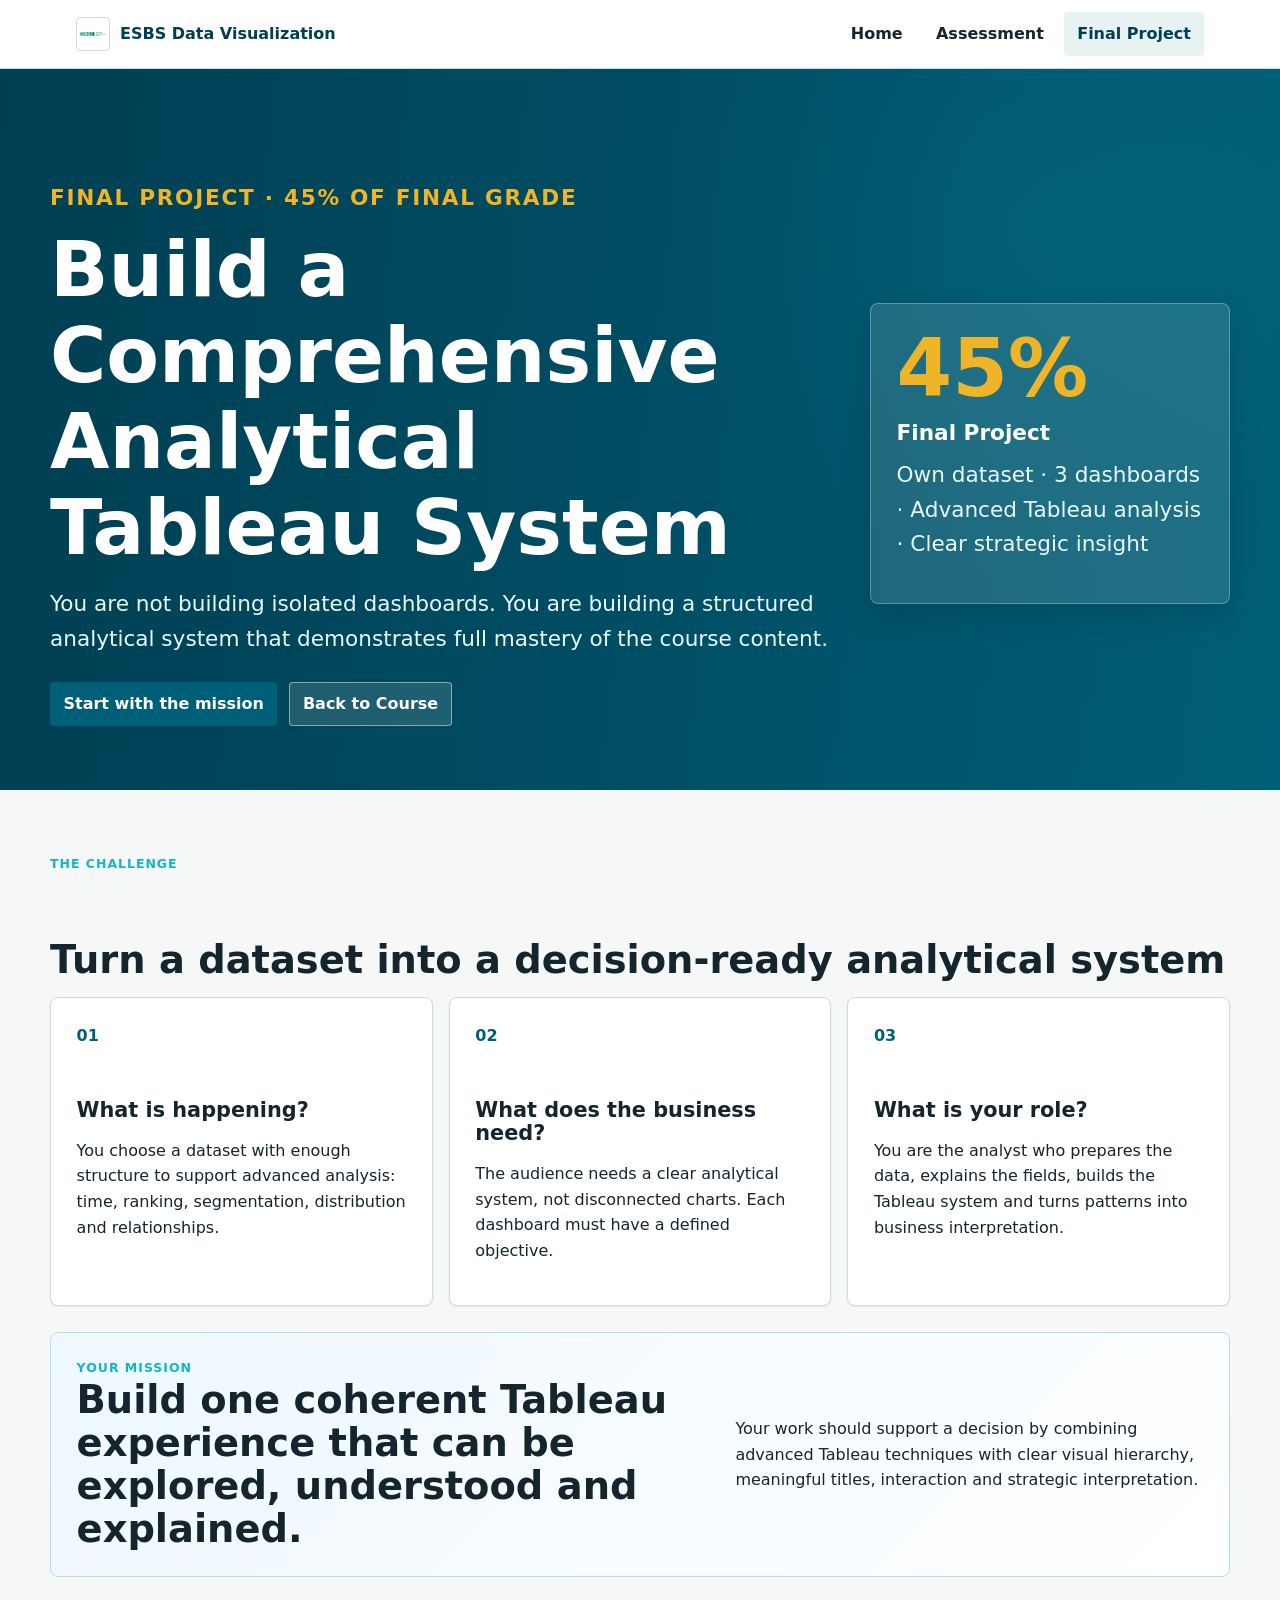
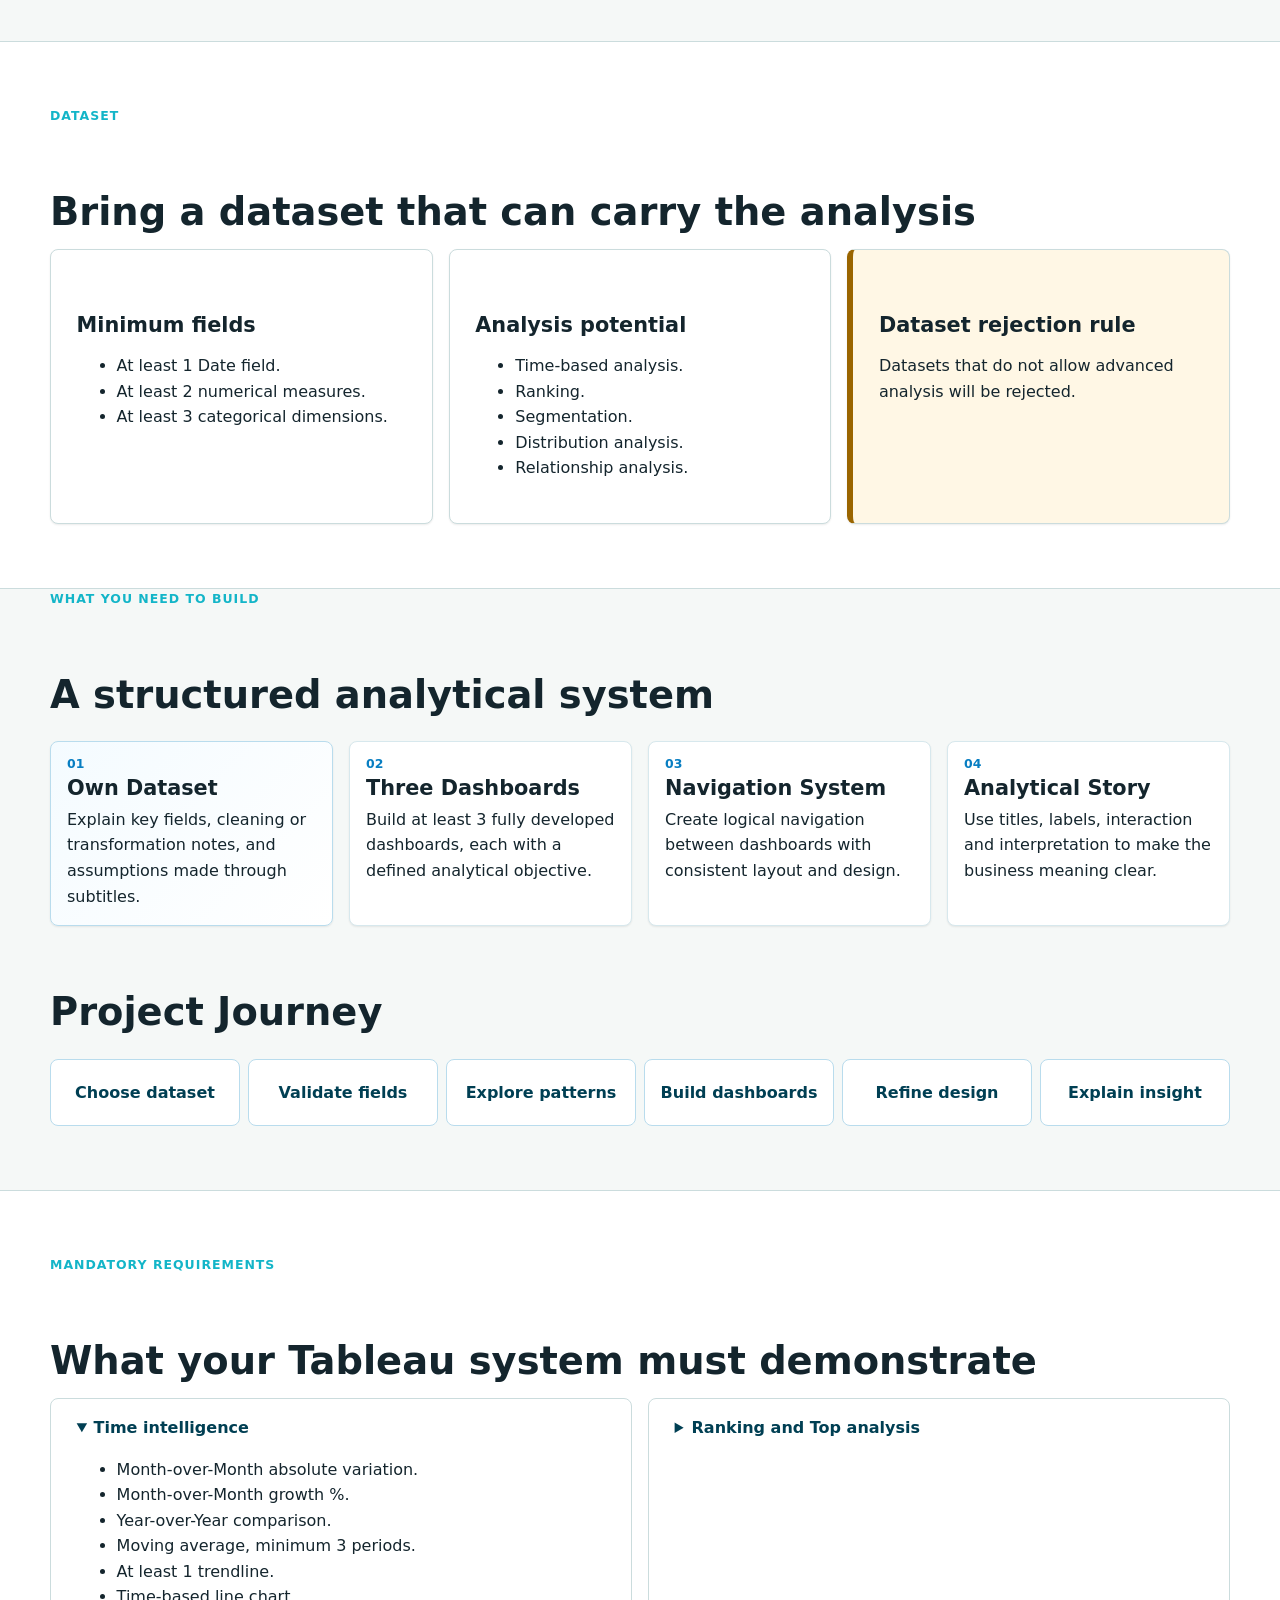
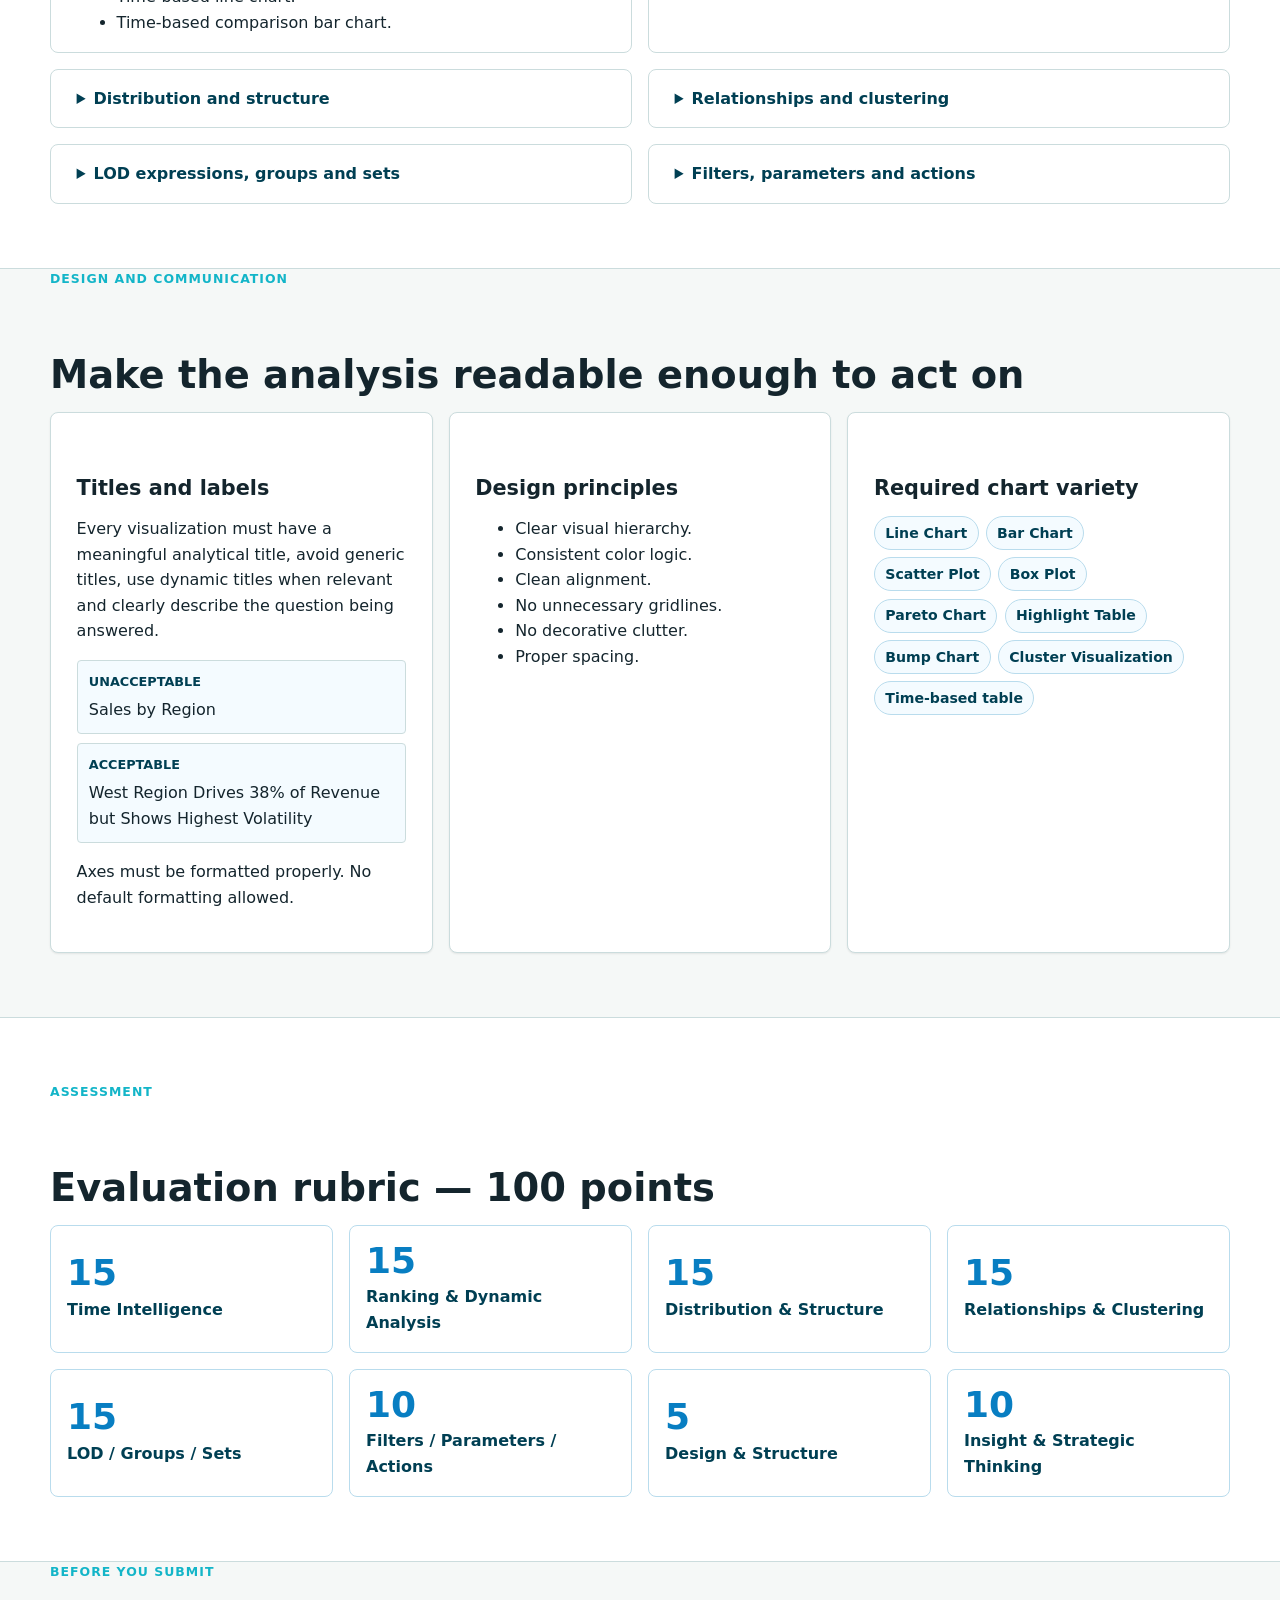
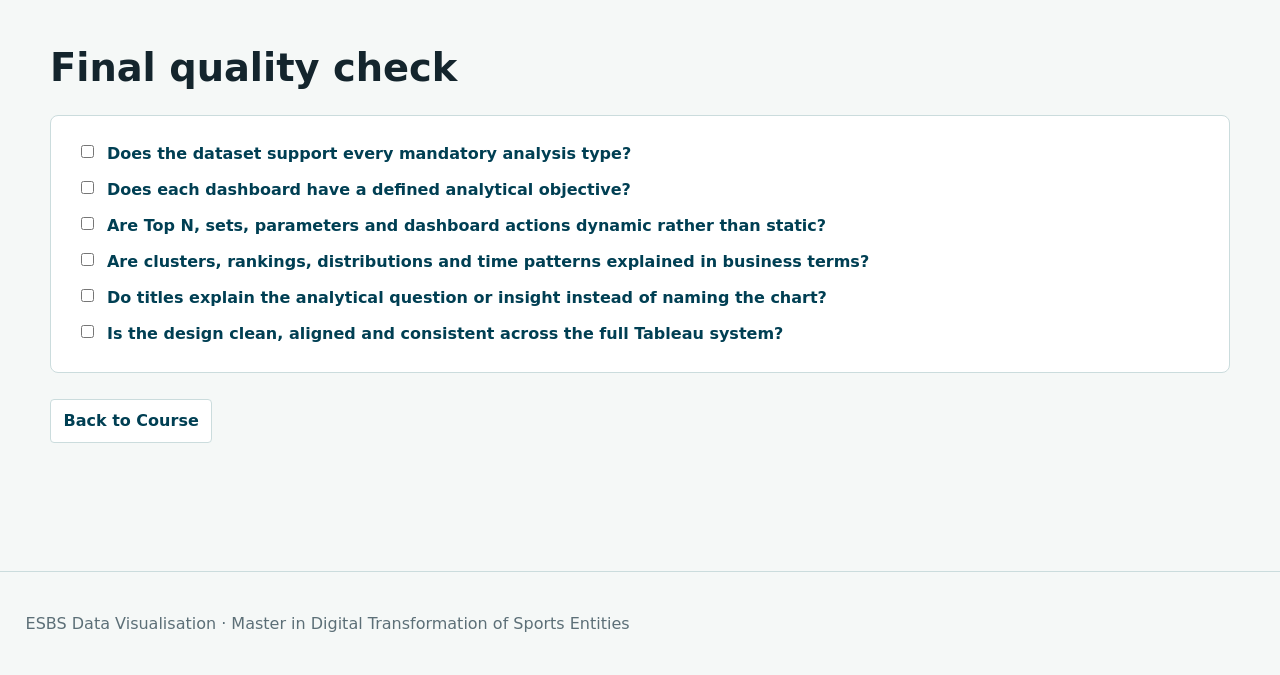
<file: final-project/index.html>
<!doctype html>
<html lang="en">
<head>
  <meta charset="utf-8">
  <meta name="viewport" content="width=device-width, initial-scale=1">
  <title>Final Project · ESBS Data Visualization</title>
  <link rel="stylesheet" href="../assets/css/styles.css">
</head>
<body>
  <header class="site-header">
    <nav class="nav" aria-label="Main navigation">
      <a class="brand" href="../index.html">
        <img class="brand-mark" src="../assets/images/master-programme.webp" alt="Master's programme visual identity">
        <span>ESBS Data Visualization</span>
      </a>
      <div class="nav-links">
        <a href="../index.html">Home</a>
        <a href="../index.html#assessment">Assessment</a>
        <a aria-current="page" href="index.html">Final Project</a>
      </div>
    </nav>
  </header>

  <main>
    <section class="hero final-project-hero">
      <div class="hero-inner final-project-hero-grid">
        <div>
          <p class="eyebrow">Final Project · 45% of final grade</p>
          <h1>Build a Comprehensive Analytical Tableau System</h1>
          <p>You are not building isolated dashboards. You are building a structured analytical system that demonstrates full mastery of the course content.</p>
          <div class="hero-actions">
            <a class="button" href="#mission">Start with the mission</a>
            <a class="button secondary" href="../index.html">Back to Course</a>
          </div>
        </div>
        <div class="project-hero-panel" aria-label="Final project summary">
          <span>45%</span>
          <strong>Final Project</strong>
          <p>Own dataset · 3 dashboards · Advanced Tableau analysis · Clear strategic insight</p>
        </div>
      </div>
    </section>

    <section class="container project-overview" id="mission">
      <p class="eyebrow">The Challenge</p>
      <h2>Turn a dataset into a decision-ready analytical system</h2>
      <div class="project-story-grid">
        <article class="panel">
          <span class="method-number">01</span>
          <h3>What is happening?</h3>
          <p>You choose a dataset with enough structure to support advanced analysis: time, ranking, segmentation, distribution and relationships.</p>
        </article>
        <article class="panel">
          <span class="method-number">02</span>
          <h3>What does the business need?</h3>
          <p>The audience needs a clear analytical system, not disconnected charts. Each dashboard must have a defined objective.</p>
        </article>
        <article class="panel">
          <span class="method-number">03</span>
          <h3>What is your role?</h3>
          <p>You are the analyst who prepares the data, explains the fields, builds the Tableau system and turns patterns into business interpretation.</p>
        </article>
      </div>

      <div class="mission-card">
        <div>
          <p class="eyebrow">Your Mission</p>
          <h2>Build one coherent Tableau experience that can be explored, understood and explained.</h2>
        </div>
        <p>Your work should support a decision by combining advanced Tableau techniques with clear visual hierarchy, meaningful titles, interaction and strategic interpretation.</p>
      </div>
    </section>

    <section class="section-band">
      <div class="container">
        <p class="eyebrow">Dataset</p>
        <h2>Bring a dataset that can carry the analysis</h2>
        <div class="dataset-grid">
          <article class="card">
            <h3>Minimum fields</h3>
            <ul>
              <li>At least 1 Date field.</li>
              <li>At least 2 numerical measures.</li>
              <li>At least 3 categorical dimensions.</li>
            </ul>
          </article>
          <article class="card">
            <h3>Analysis potential</h3>
            <ul>
              <li>Time-based analysis.</li>
              <li>Ranking.</li>
              <li>Segmentation.</li>
              <li>Distribution analysis.</li>
              <li>Relationship analysis.</li>
            </ul>
          </article>
          <article class="card warning-panel">
            <h3>Dataset rejection rule</h3>
            <p>Datasets that do not allow advanced analysis will be rejected.</p>
          </article>
        </div>
      </div>
    </section>

    <section class="container">
      <p class="eyebrow">What You Need To Build</p>
      <h2>A structured analytical system</h2>
      <div class="deliverable-grid" aria-label="Final project deliverables">
        <article class="deliverable-card"><span>01</span><h3>Own Dataset</h3><p>Explain key fields, cleaning or transformation notes, and assumptions made through subtitles.</p></article>
        <article class="deliverable-card"><span>02</span><h3>Three Dashboards</h3><p>Build at least 3 fully developed dashboards, each with a defined analytical objective.</p></article>
        <article class="deliverable-card"><span>03</span><h3>Navigation System</h3><p>Create logical navigation between dashboards with consistent layout and design.</p></article>
        <article class="deliverable-card"><span>04</span><h3>Analytical Story</h3><p>Use titles, labels, interaction and interpretation to make the business meaning clear.</p></article>
      </div>

      <h2>Project Journey</h2>
      <div class="project-journey" aria-label="Suggested project workflow">
        <span>Choose dataset</span>
        <span>Validate fields</span>
        <span>Explore patterns</span>
        <span>Build dashboards</span>
        <span>Refine design</span>
        <span>Explain insight</span>
      </div>
    </section>

    <section class="section-band">
      <div class="container">
        <p class="eyebrow">Mandatory Requirements</p>
        <h2>What your Tableau system must demonstrate</h2>
        <div class="requirements-grid">
          <details open>
            <summary>Time intelligence</summary>
            <ul>
              <li>Month-over-Month absolute variation.</li>
              <li>Month-over-Month growth %.</li>
              <li>Year-over-Year comparison.</li>
              <li>Moving average, minimum 3 periods.</li>
              <li>At least 1 trendline.</li>
              <li>Time-based line chart.</li>
              <li>Time-based comparison bar chart.</li>
            </ul>
          </details>
          <details>
            <summary>Ranking and Top analysis</summary>
            <ul>
              <li>Dynamic Top N using a parameter.</li>
              <li>Bump Chart showing rank evolution over time.</li>
              <li>Sorted bar chart.</li>
              <li>Static Top filters are not accepted.</li>
            </ul>
          </details>
          <details>
            <summary>Distribution and structure</summary>
            <ul>
              <li>Pareto Chart with cumulative %.</li>
              <li>Box Plot.</li>
              <li>Highlight Table with totals displayed.</li>
              <li>At least one additional distribution visualization, such as a histogram.</li>
              <li>Highlight Tables must use meaningful color scales and show structural strengths or weaknesses.</li>
            </ul>
          </details>
          <details>
            <summary>Relationships and clustering</summary>
            <ul>
              <li>Scatter Plot.</li>
              <li>Tableau Clustering.</li>
              <li>Interpretation of clusters.</li>
              <li>Meaningful size encoding.</li>
              <li>Meaningful color logic.</li>
              <li>Clusters must be explained in business terms.</li>
            </ul>
          </details>
          <details>
            <summary>LOD expressions, groups and sets</summary>
            <ul>
              <li>Minimum 3 FIXED calculations.</li>
              <li>LOD expressions must be logically correct.</li>
              <li>Create at least one meaningful Group.</li>
              <li>Use the Group to simplify analysis or improve clarity.</li>
              <li>Include at least one dynamic Set, such as Top N or threshold-based.</li>
            </ul>
          </details>
          <details>
            <summary>Filters, parameters and actions</summary>
            <ul>
              <li>Demonstrate Dimension Filters, Measure Filters and Context Filters.</li>
              <li>Show at least one cascading filter, such as Region to Category to Sub-Category, adapted to your dataset.</li>
              <li>Use Context filters intentionally.</li>
              <li>Include at least 3 parameters.</li>
              <li>Parameters must control multiple visualizations, update titles dynamically and be integrated into calculated fields.</li>
              <li>Include at least 1 Filter Action and 1 Highlight Action.</li>
              <li>Static dashboards will be penalized.</li>
            </ul>
          </details>
        </div>
      </div>
    </section>

    <section class="container">
      <p class="eyebrow">Design and Communication</p>
      <h2>Make the analysis readable enough to act on</h2>
      <div class="design-grid">
        <article class="card">
          <h3>Titles and labels</h3>
          <p>Every visualization must have a meaningful analytical title, avoid generic titles, use dynamic titles when relevant and clearly describe the question being answered.</p>
          <div class="title-example">
            <p><strong>Unacceptable</strong><span>Sales by Region</span></p>
            <p><strong>Acceptable</strong><span>West Region Drives 38% of Revenue but Shows Highest Volatility</span></p>
          </div>
          <p>Axes must be formatted properly. No default formatting allowed.</p>
        </article>
        <article class="card">
          <h3>Design principles</h3>
          <ul>
            <li>Clear visual hierarchy.</li>
            <li>Consistent color logic.</li>
            <li>Clean alignment.</li>
            <li>No unnecessary gridlines.</li>
            <li>No decorative clutter.</li>
            <li>Proper spacing.</li>
          </ul>
        </article>
        <article class="card">
          <h3>Required chart variety</h3>
          <div class="chart-chip-grid">
            <span>Line Chart</span>
            <span>Bar Chart</span>
            <span>Scatter Plot</span>
            <span>Box Plot</span>
            <span>Pareto Chart</span>
            <span>Highlight Table</span>
            <span>Bump Chart</span>
            <span>Cluster Visualization</span>
            <span>Time-based table</span>
          </div>
        </article>
      </div>
    </section>

    <section class="section-band">
      <div class="container">
        <p class="eyebrow">Assessment</p>
        <h2>Evaluation rubric — 100 points</h2>
        <div class="rubric-grid" aria-label="Final project evaluation rubric">
          <article><strong>15</strong><span>Time Intelligence</span></article>
          <article><strong>15</strong><span>Ranking & Dynamic Analysis</span></article>
          <article><strong>15</strong><span>Distribution & Structure</span></article>
          <article><strong>15</strong><span>Relationships & Clustering</span></article>
          <article><strong>15</strong><span>LOD / Groups / Sets</span></article>
          <article><strong>10</strong><span>Filters / Parameters / Actions</span></article>
          <article><strong>5</strong><span>Design & Structure</span></article>
          <article><strong>10</strong><span>Insight & Strategic Thinking</span></article>
        </div>
      </div>
    </section>

    <section class="container final-project-checklist">
      <p class="eyebrow">Before You Submit</p>
      <h2>Final quality check</h2>
      <div class="checklist-card">
        <label><input type="checkbox"> Does the dataset support every mandatory analysis type?</label>
        <label><input type="checkbox"> Does each dashboard have a defined analytical objective?</label>
        <label><input type="checkbox"> Are Top N, sets, parameters and dashboard actions dynamic rather than static?</label>
        <label><input type="checkbox"> Are clusters, rankings, distributions and time patterns explained in business terms?</label>
        <label><input type="checkbox"> Do titles explain the analytical question or insight instead of naming the chart?</label>
        <label><input type="checkbox"> Is the design clean, aligned and consistent across the full Tableau system?</label>
      </div>
      <a class="button secondary" href="../index.html">Back to Course</a>
    </section>
  </main>

  <footer class="footer">ESBS Data Visualisation · Master in Digital Transformation of Sports Entities</footer>
  <script src="../assets/js/main.js"></script>
</body>
</html>
</file>
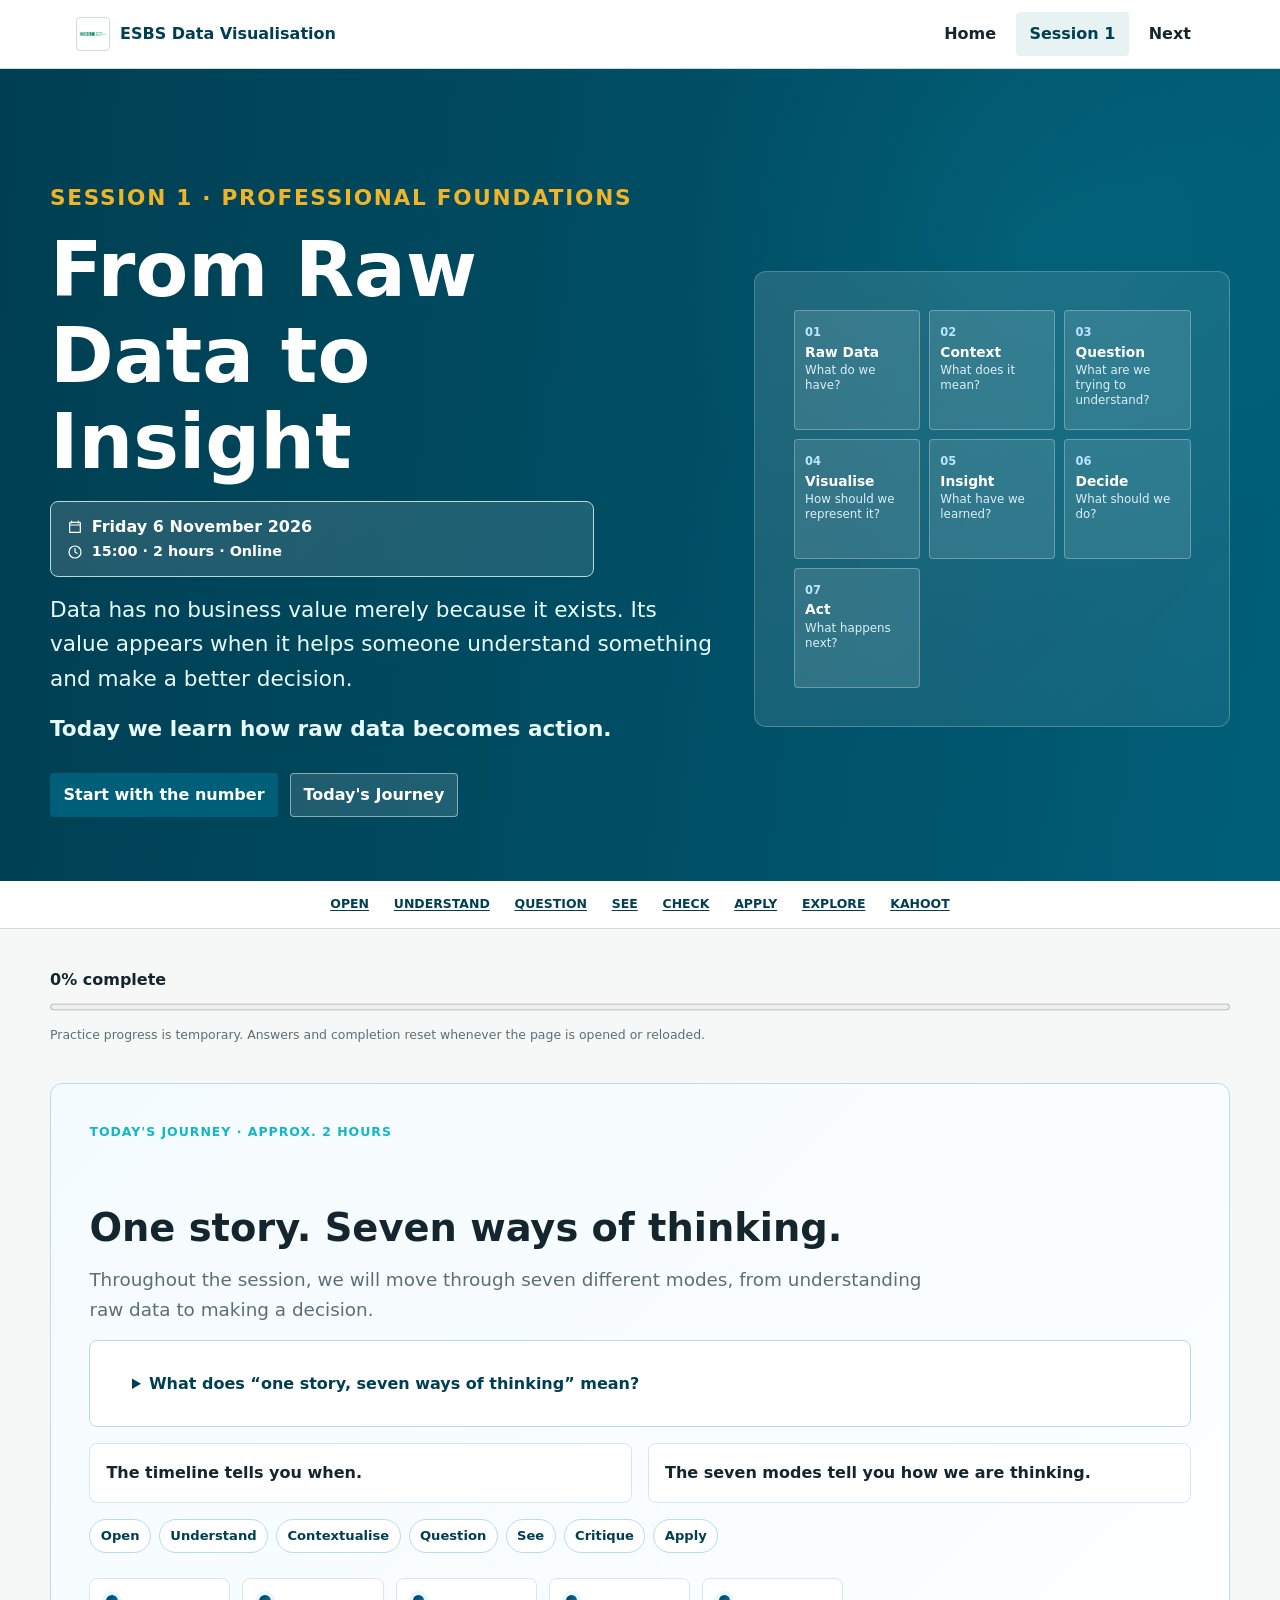
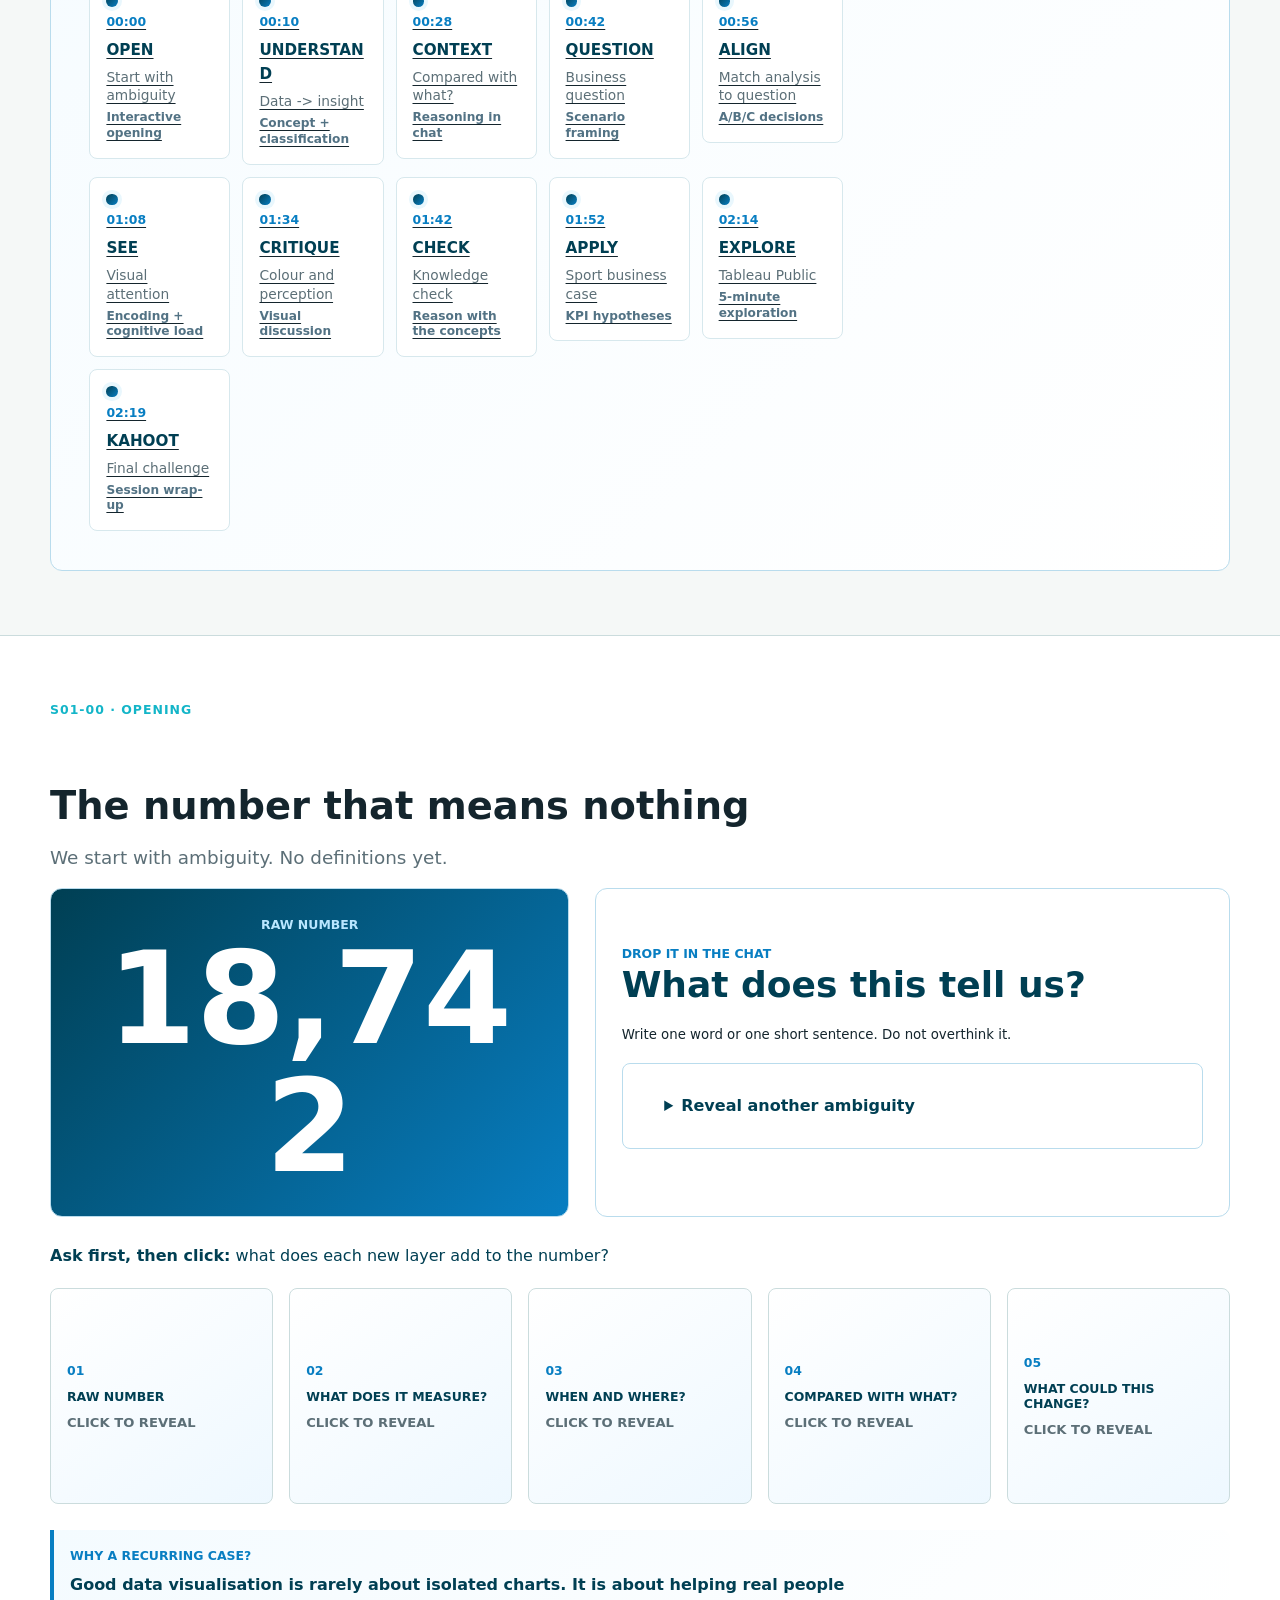
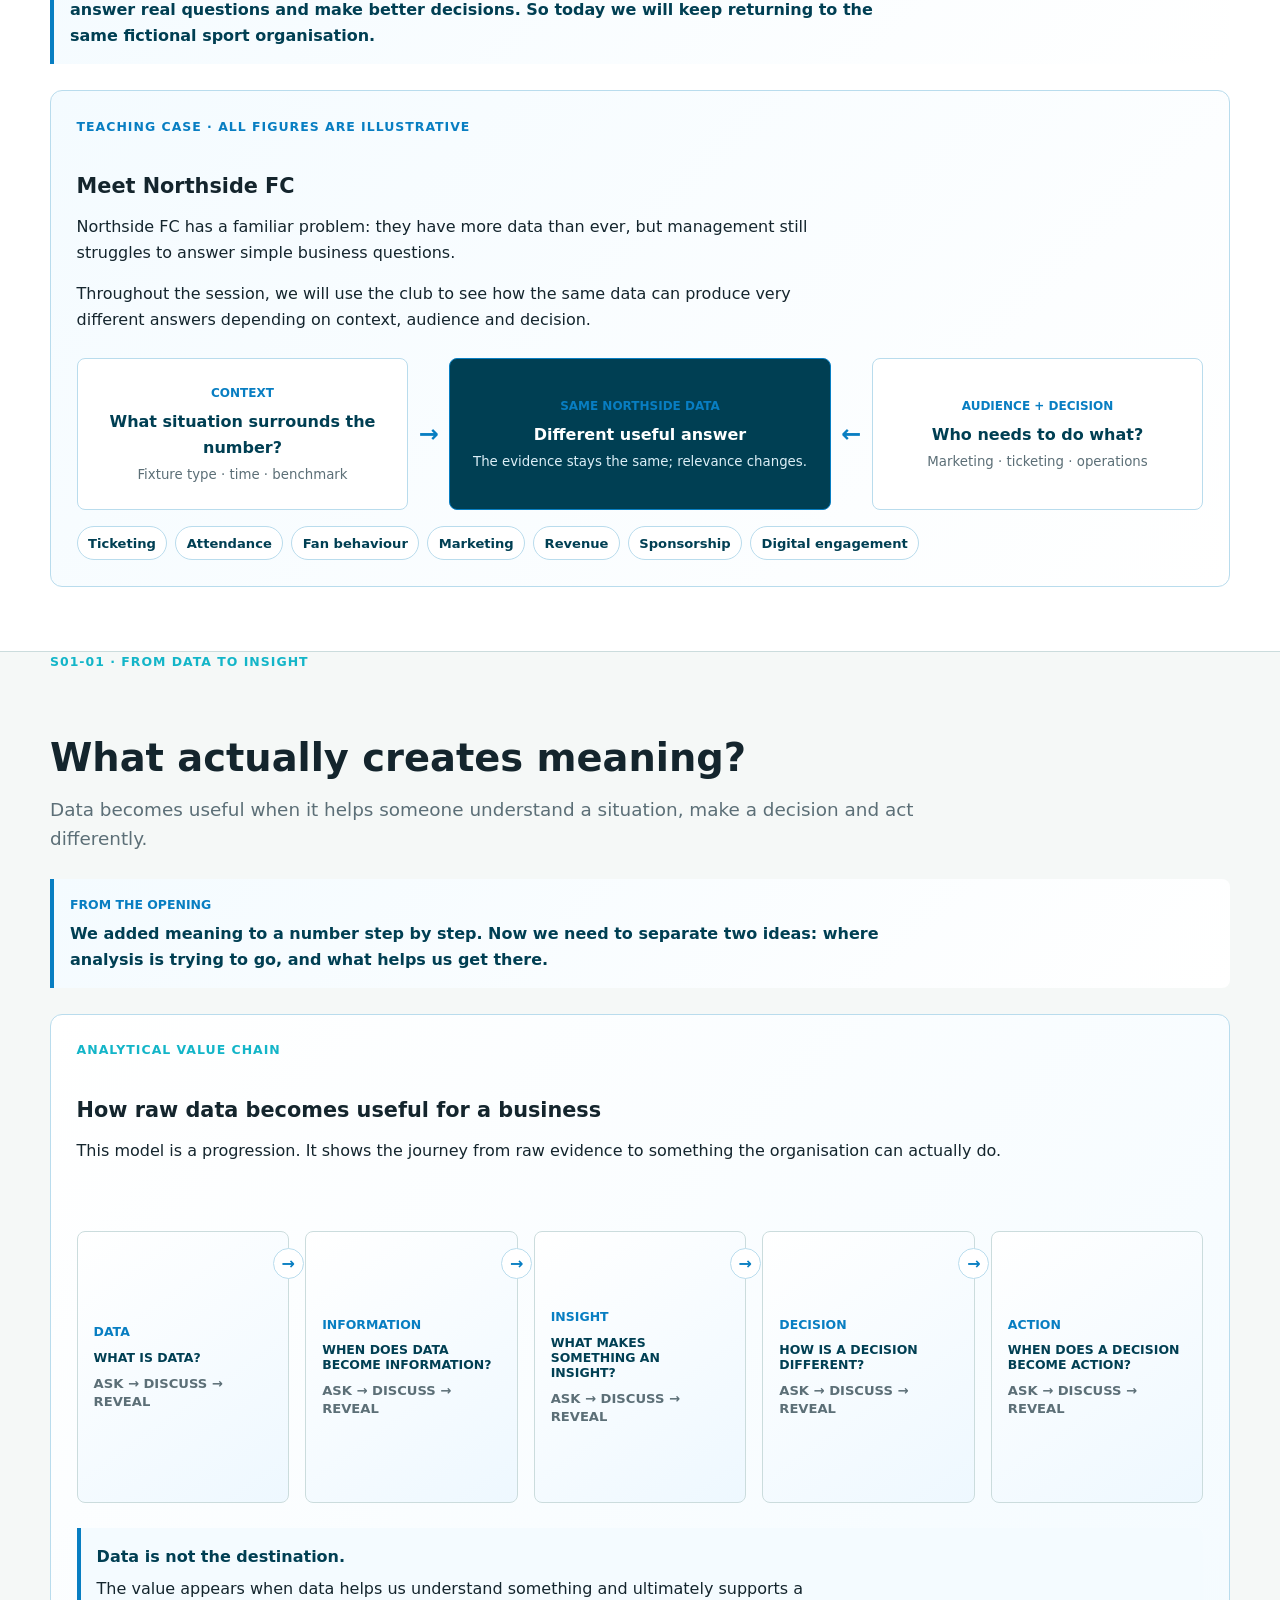
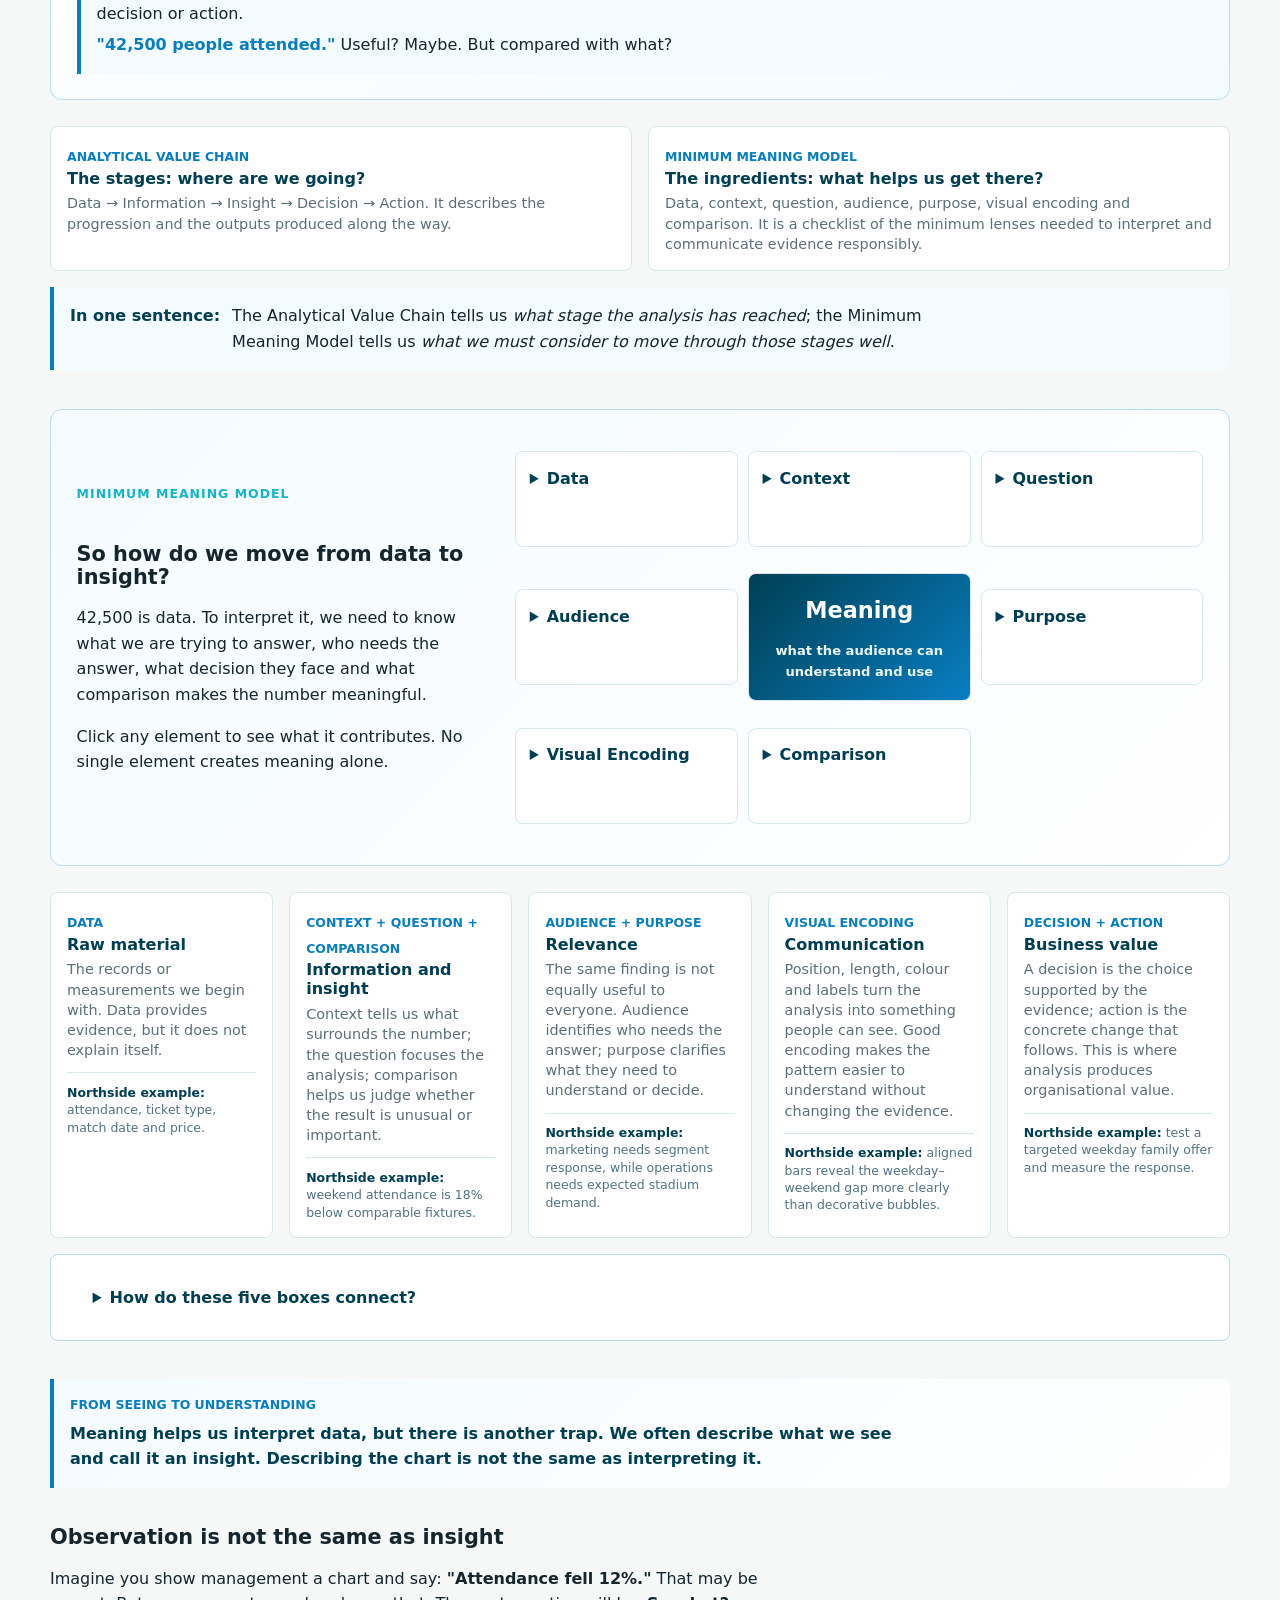
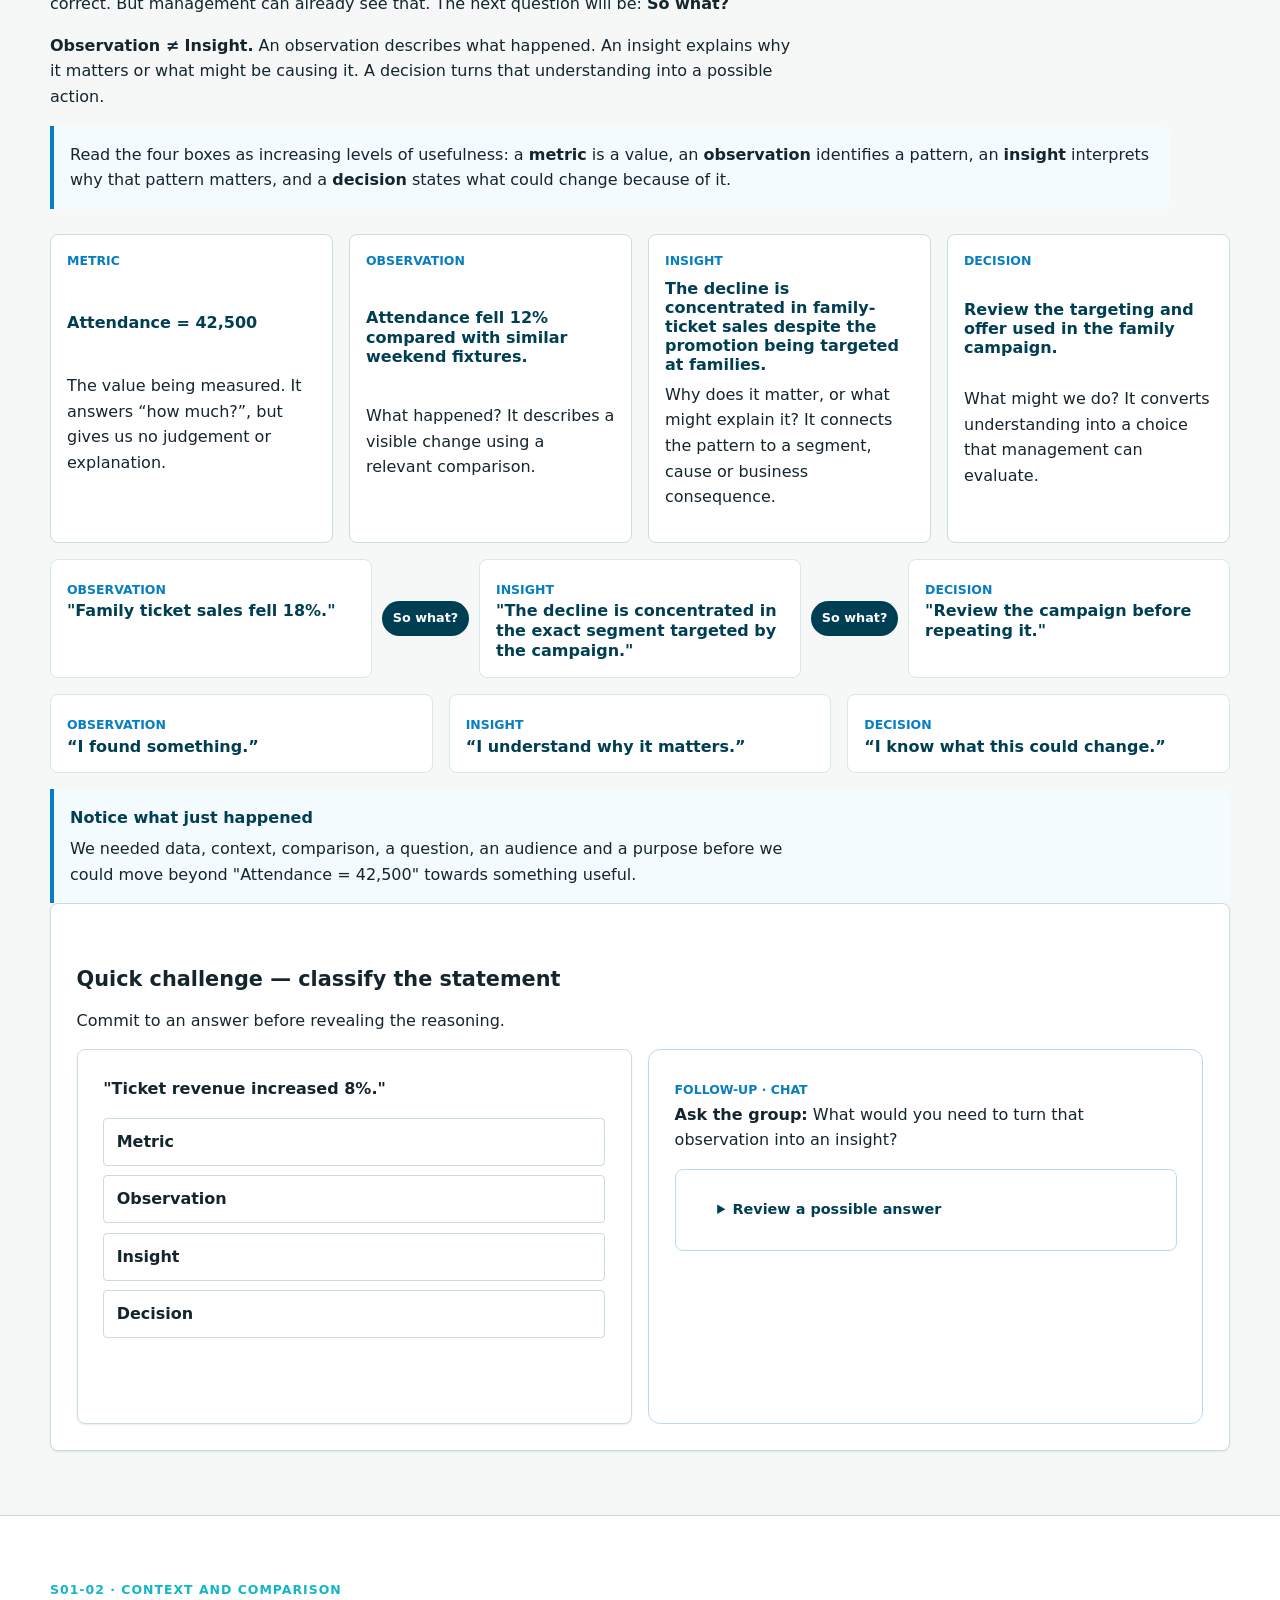
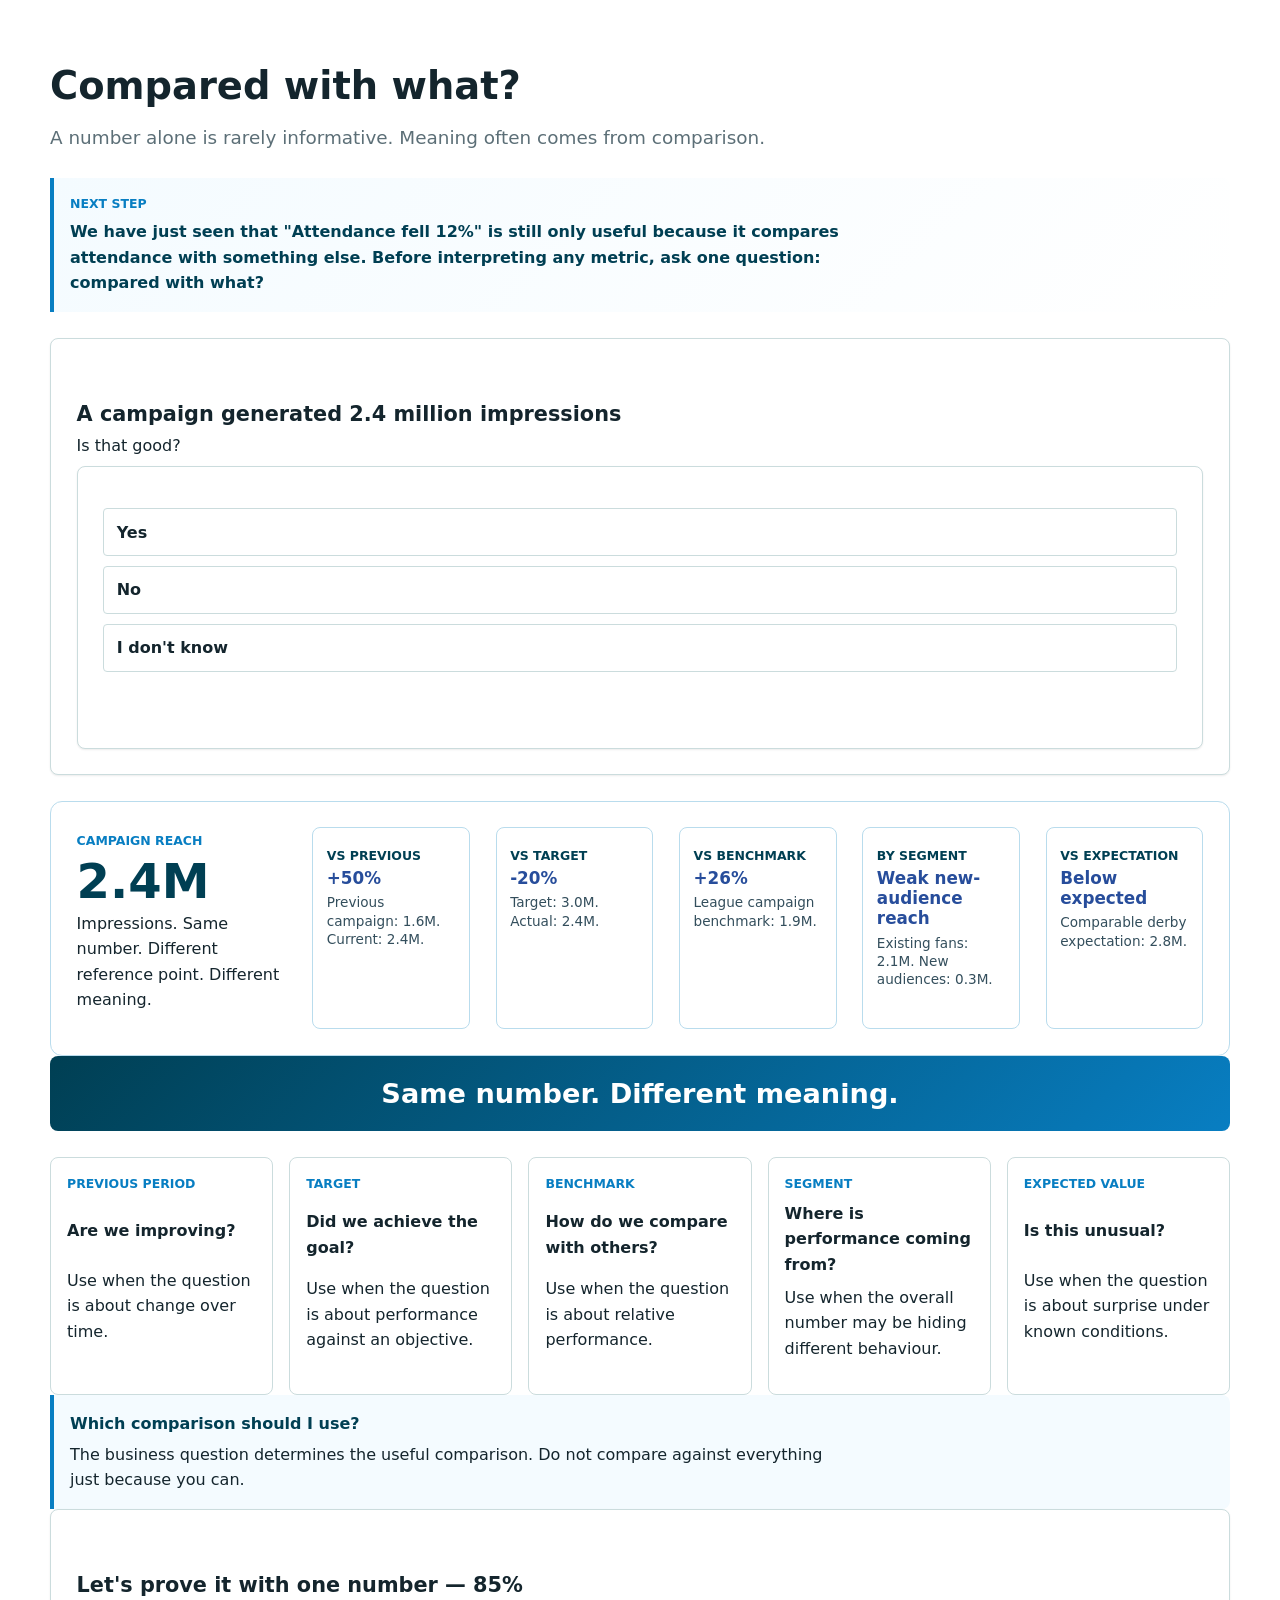
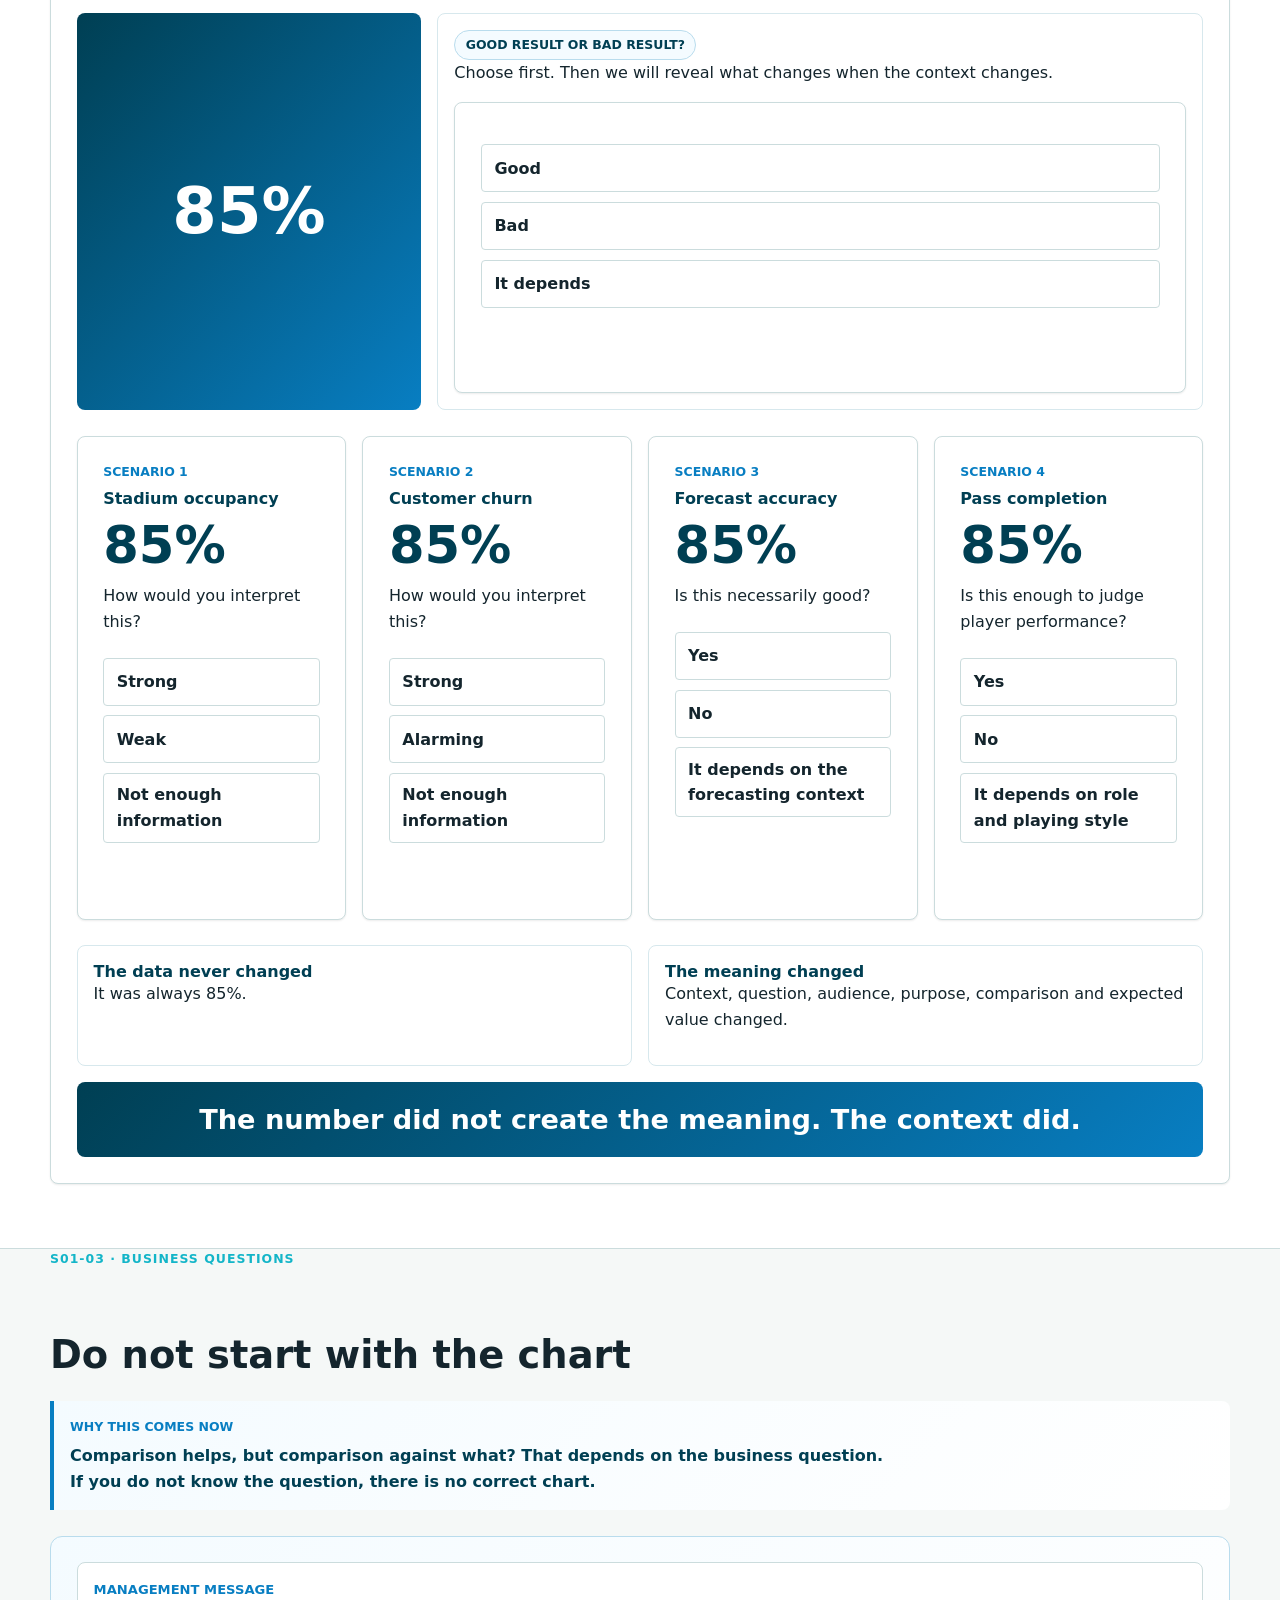
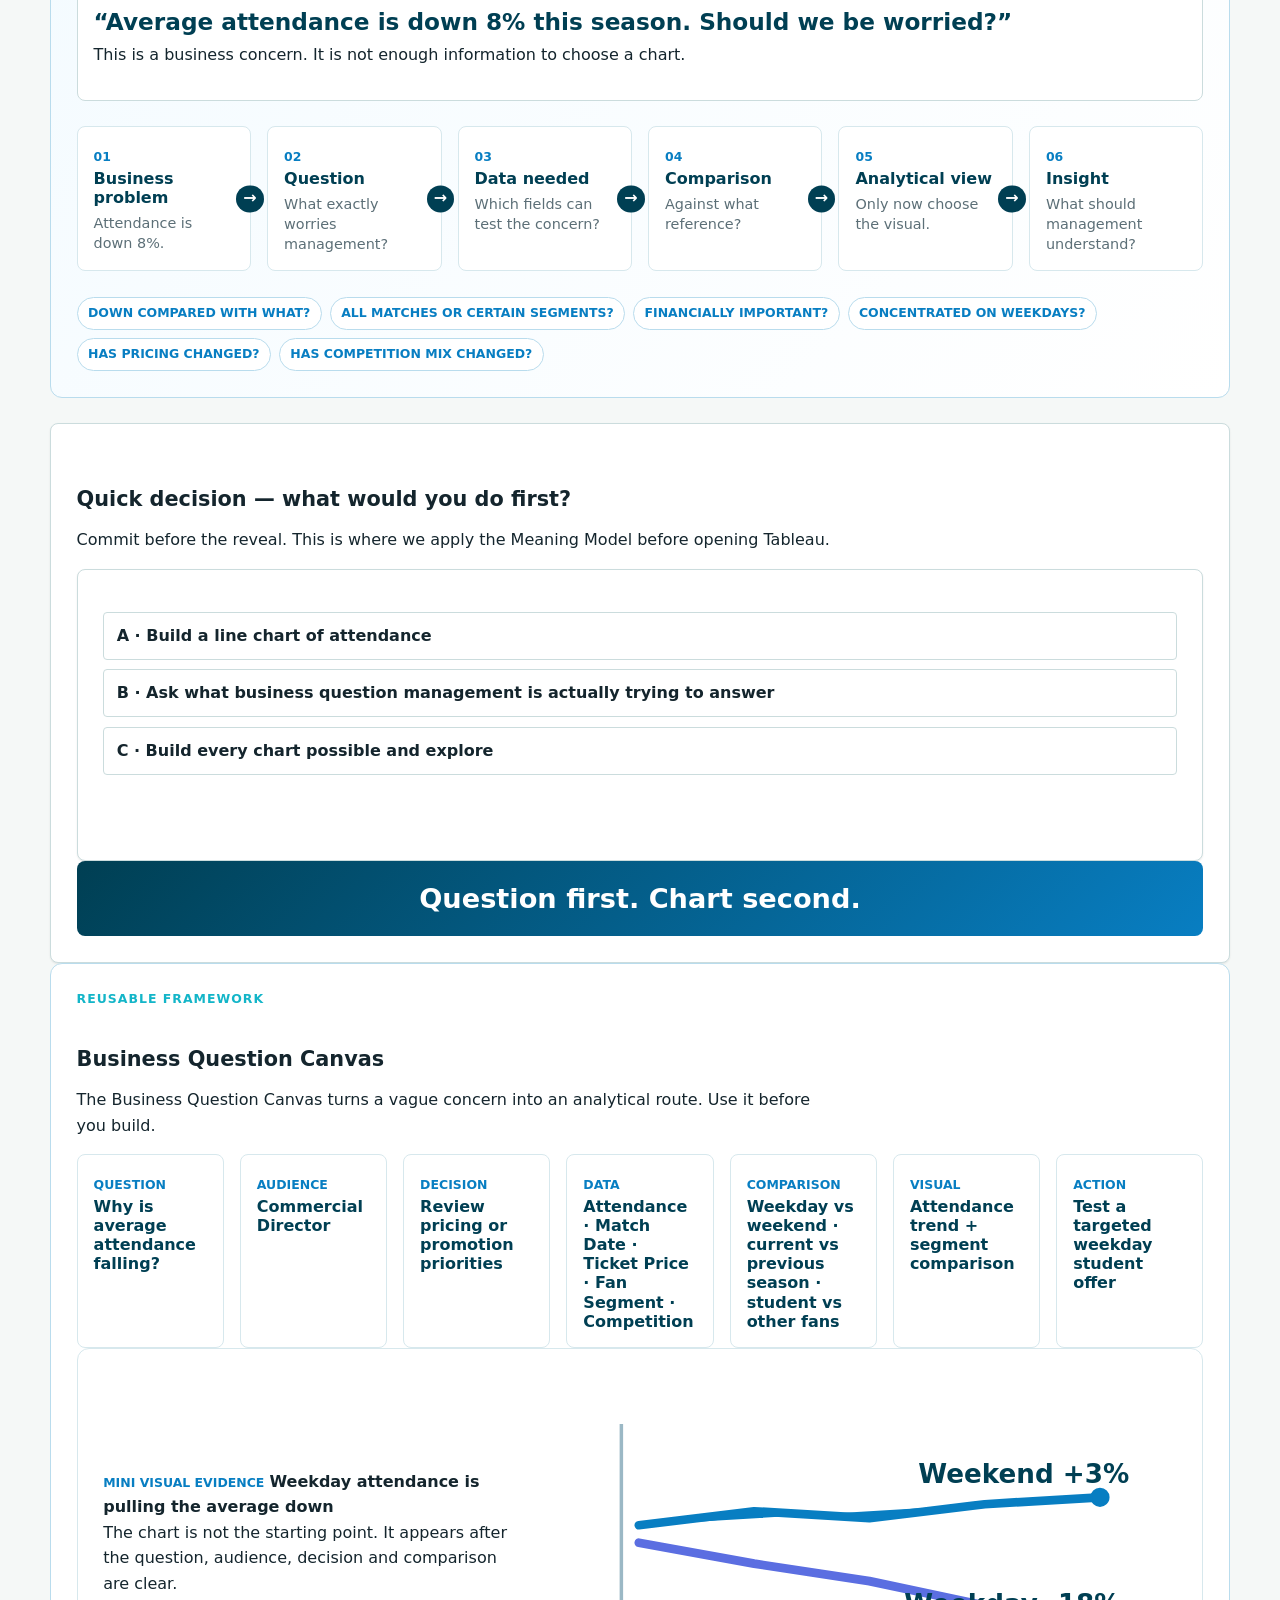
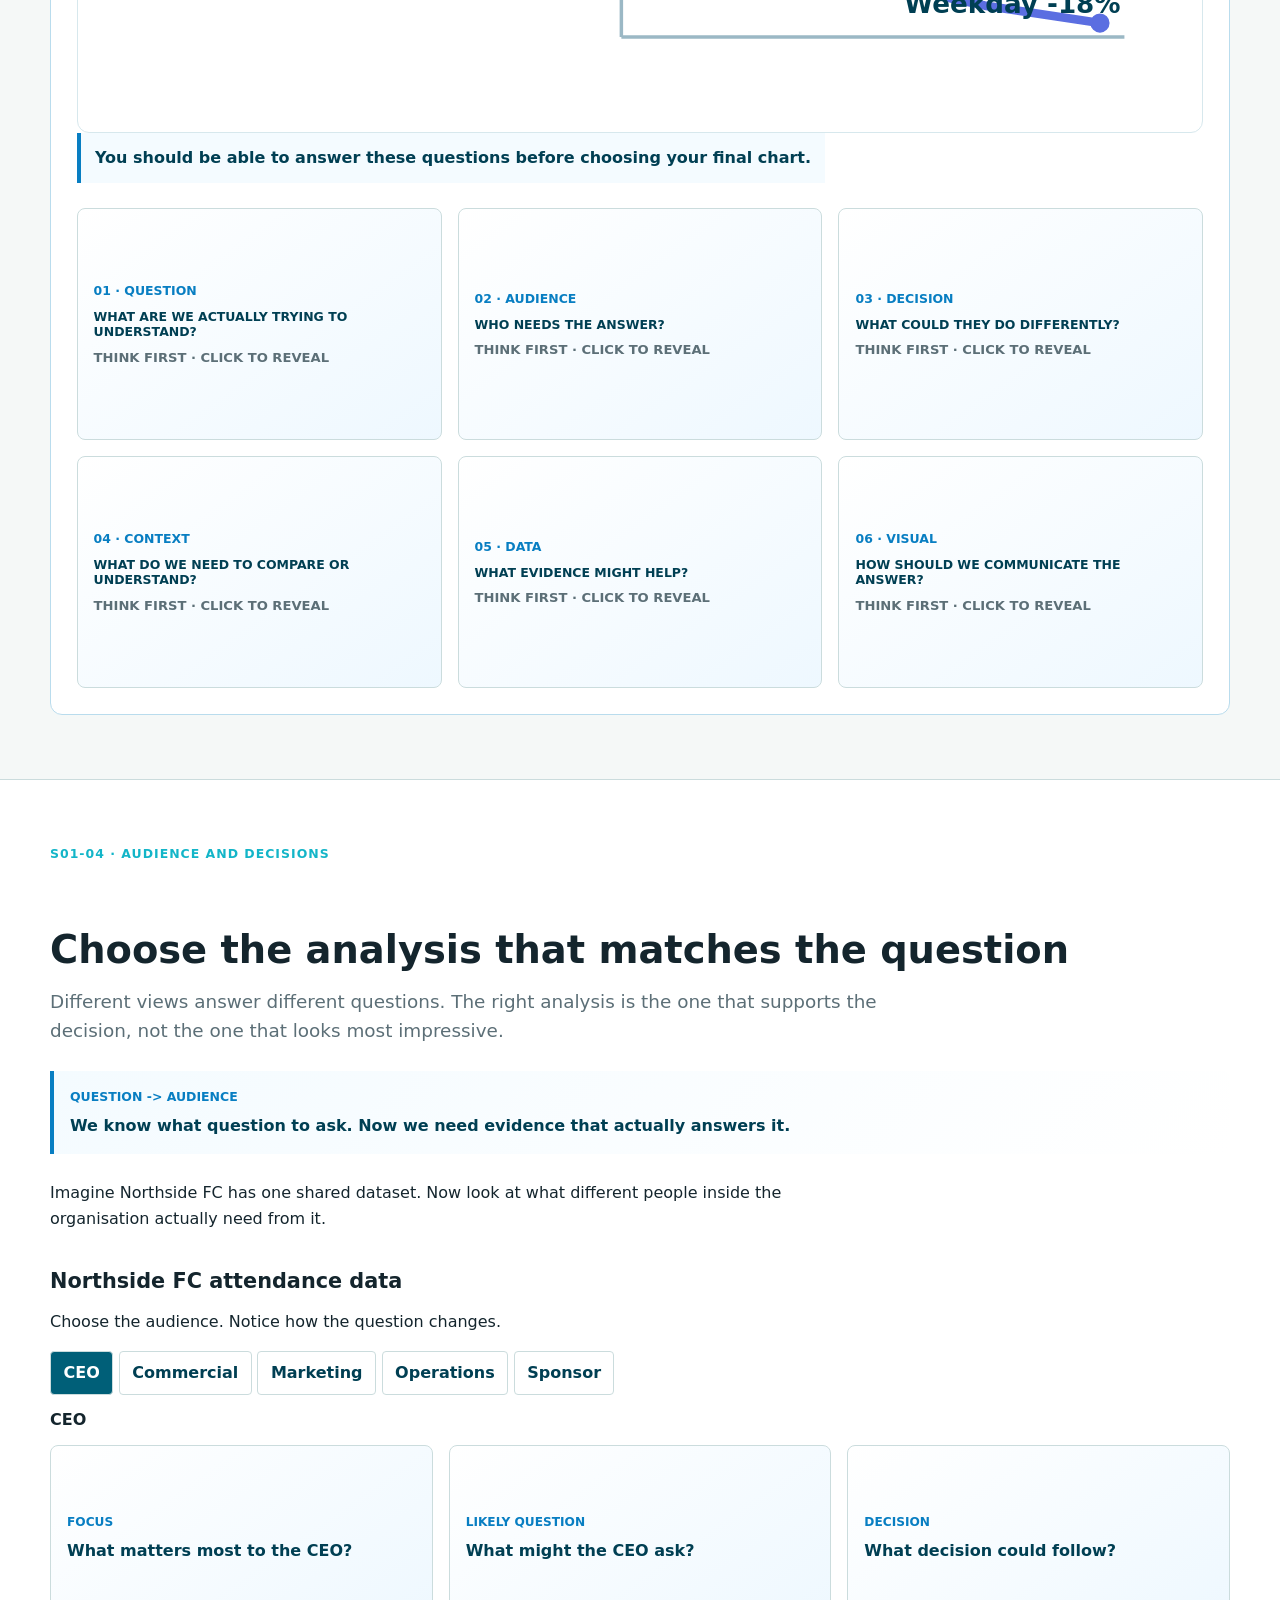
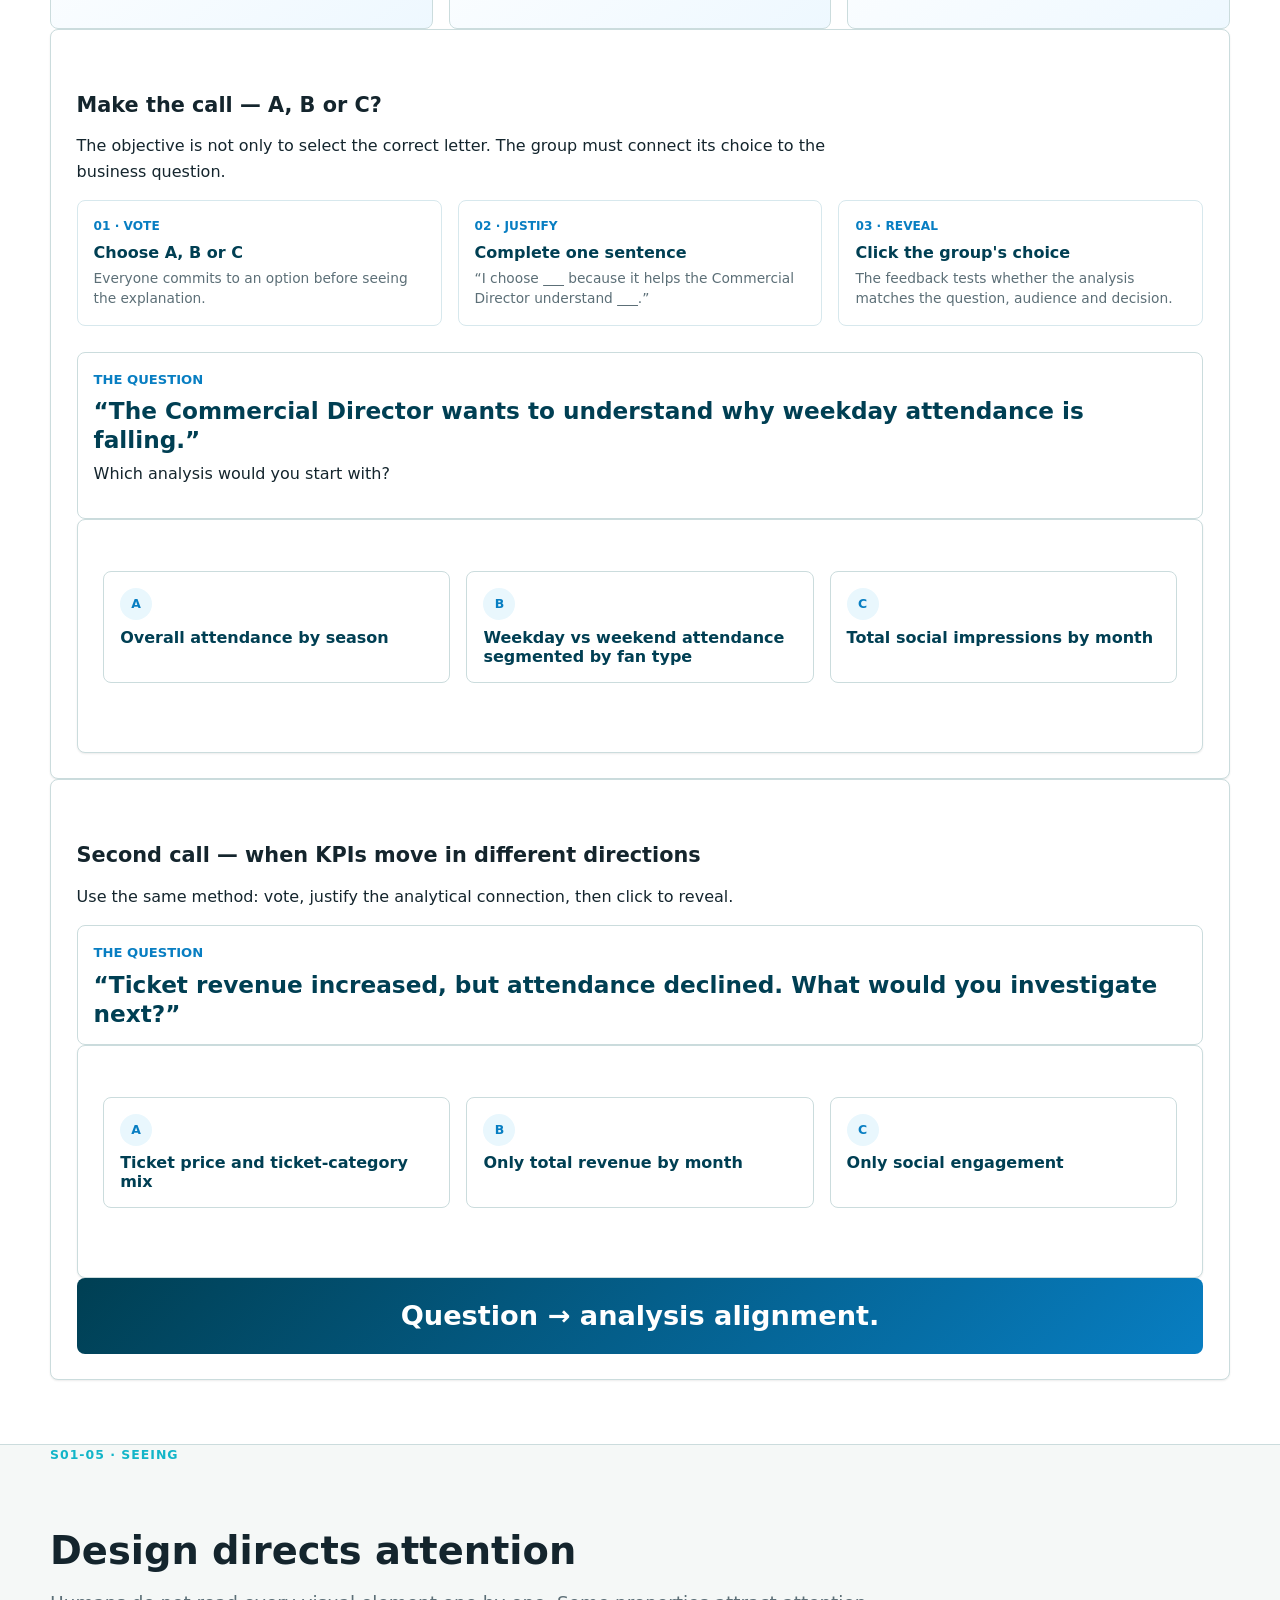
<file: sessions/session-01/index.html>
<!doctype html>
<html lang="en">
<head>
  <meta charset="utf-8">
  <meta name="viewport" content="width=device-width, initial-scale=1">
  <title>Session 1 · From Raw Data to Insight</title>
  <link rel="stylesheet" href="../../assets/css/styles.css">
</head>
<body>
  <header class="site-header">
    <nav class="nav" aria-label="Main navigation">
      <a class="brand" href="../../index.html">
        <img class="brand-mark" src="../../assets/images/master-programme.webp" alt="Master's programme visual identity">
        <span>ESBS Data Visualisation</span>
      </a>
      <div class="nav-links">
        <a href="../../index.html">Home</a>
        <a aria-current="page" href="index.html">Session 1</a>
        <a href="../session-02/index.html">Next</a>
      </div>
    </nav>
  </header>

  <main>
    <section class="hero session-hero">
      <div class="hero-inner hero-grid">
        <div>
          <p class="eyebrow">Session 1 · Professional Foundations</p>
          <h1>From Raw Data to Insight</h1>
          <p>Data has no business value merely because it exists. Its value appears when it helps someone understand something and make a better decision.</p>
          <p class="hero-statement">Today we learn how raw data becomes action.</p>
          <div class="hero-actions">
            <a class="button" href="#S01-00">Start with the number</a>
            <a class="button secondary" href="#journey">Today's Journey</a>
          </div>
        </div>
        <div class="hero-visual s01-value-chain" aria-label="Raw data to action value chain">
          <article><span>01</span><strong>Raw Data</strong><p>What do we have?</p></article>
          <article><span>02</span><strong>Context</strong><p>What does it mean?</p></article>
          <article><span>03</span><strong>Question</strong><p>What are we trying to understand?</p></article>
          <article><span>04</span><strong>Visualise</strong><p>How should we represent it?</p></article>
          <article><span>05</span><strong>Insight</strong><p>What have we learned?</p></article>
          <article><span>06</span><strong>Decide</strong><p>What should we do?</p></article>
          <article><span>07</span><strong>Act</strong><p>What happens next?</p></article>
        </div>
      </div>
    </section>

    <nav class="session-progress-nav" aria-label="Session sections">
      <a href="#S01-00">Open</a>
      <a href="#S01-01">Understand</a>
      <a href="#S01-03">Question</a>
      <a href="#S01-05">See</a>
      <a href="#S01-10">Check</a>
      <a href="#S01-09">Apply</a>
      <a href="#S01-08">Explore</a>
      <a href="#session-1-kahoot">Kahoot</a>
    </nav>

    <section class="container">
      <div class="progress-wrap" aria-label="Local progress">
        <strong data-progress-label>0% complete</strong>
        <progress data-progress max="100" value="0">0%</progress>
      </div>

      <section id="journey" class="s01-journey">
        <p class="eyebrow">Today's Journey · Approx. 2 hours</p>
        <h2>One story. Seven ways of thinking.</h2>
        <p class="lead">Throughout the session, we will move through seven different modes, from understanding raw data to making a decision.</p>
        <details class="teacher-guide-note">
          <summary>What does “one story, seven ways of thinking” mean?</summary>
          <p><strong>One story</strong> is the recurring Northside FC case. <strong>Seven ways of thinking</strong> are the learning modes we use to examine that same case: open, understand, contextualise, question, see, critique and apply.</p>
          <p>This is the structure of the class, not the Minimum Meaning Model below. The model gives us the ingredients that create meaning; these seven modes describe how the session progresses.</p>
        </details>
        <div class="journey-mode-note">
          <p><strong>The timeline tells you when.</strong></p>
          <p><strong>The seven modes tell you how we are thinking.</strong></p>
        </div>
        <div class="seven-mode-strip" aria-label="Seven learning modes">
          <span>Open</span>
          <span>Understand</span>
          <span>Contextualise</span>
          <span>Question</span>
          <span>See</span>
          <span>Critique</span>
          <span>Apply</span>
        </div>
        <ol class="s01-timeline">
          <li><a href="#S01-00"><span>00:00</span><strong>OPEN</strong><em>Start with ambiguity</em><small>Interactive opening</small></a></li>
          <li><a href="#S01-01"><span>00:10</span><strong>UNDERSTAND</strong><em>Data -> insight</em><small>Concept + classification</small></a></li>
          <li><a href="#S01-02"><span>00:28</span><strong>CONTEXT</strong><em>Compared with what?</em><small>Reasoning in chat</small></a></li>
          <li><a href="#S01-03"><span>00:42</span><strong>QUESTION</strong><em>Business question</em><small>Scenario framing</small></a></li>
          <li><a href="#S01-04"><span>00:56</span><strong>ALIGN</strong><em>Match analysis to question</em><small>A/B/C decisions</small></a></li>
          <li><a href="#S01-05"><span>01:08</span><strong>SEE</strong><em>Visual attention</em><small>Encoding + cognitive load</small></a></li>
          <li><a href="#S01-07"><span>01:34</span><strong>CRITIQUE</strong><em>Colour and perception</em><small>Visual discussion</small></a></li>
          <li><a href="#S01-10"><span>01:42</span><strong>CHECK</strong><em>Knowledge check</em><small>Reason with the concepts</small></a></li>
          <li><a href="#S01-09"><span>01:52</span><strong>APPLY</strong><em>Sport business case</em><small>KPI hypotheses</small></a></li>
          <li><a href="#S01-08"><span>02:14</span><strong>EXPLORE</strong><em>Tableau Public</em><small>5-minute exploration</small></a></li>
          <li><a href="#session-1-kahoot"><span>02:19</span><strong>KAHOOT</strong><em>Final challenge</em><small>Session wrap-up</small></a></li>
        </ol>
      </section>
    </section>

    <section class="section-band" id="S01-00">
      <div class="container">
        <p class="eyebrow">S01-00 · Opening</p>
        <h2>The number that means nothing</h2>
        <p class="lead">We start with ambiguity. No definitions yet.</p>

        <div class="number-reveal">
          <div class="number-stage">
            <span>Raw number</span>
            <strong>18,742</strong>
          </div>
          <div class="online-prompt">
            <span>Drop it in the chat</span>
            <p>What does this tell us?</p>
            <small>Write one word or one short sentence. Do not overthink it.</small>
            <details class="number-ambiguity">
              <summary>Reveal another ambiguity</summary>
              <p><strong>Before interpreting it, do we even agree on the number?</strong></p>
              <p>In an English-language convention, <strong>18,742</strong> usually means eighteen thousand seven hundred and forty-two. In a decimal-comma convention, it could be read as eighteen point seven four two.</p>
              <p><strong>Teaching point:</strong> formatting and locale are part of context. A number can be ambiguous before we even ask what it measures.</p>
            </details>
          </div>
        </div>

        <p class="reveal-instruction"><strong>Ask first, then click:</strong> what does each new layer add to the number?</p>
        <div class="reveal-sequence flip-card-grid" aria-label="Number reveal sequence">
          <button class="flip-card" type="button" data-flip-card aria-pressed="false">
            <span class="flip-card-inner"><span class="flip-card-front"><b>01</b><strong>Raw number</strong><small>Click to reveal</small></span><span class="flip-card-back"><b>01</b><strong>18,742</strong><small>A number. It exists, but it does not explain anything.</small></span></span>
          </button>
          <button class="flip-card" type="button" data-flip-card aria-pressed="false">
            <span class="flip-card-inner"><span class="flip-card-front"><b>02</b><strong>What does it measure?</strong><small>Click to reveal</small></span><span class="flip-card-back"><b>02</b><strong>18,742 spectators</strong><small>Now we know what the number describes.</small></span></span>
          </button>
          <button class="flip-card" type="button" data-flip-card aria-pressed="false">
            <span class="flip-card-inner"><span class="flip-card-front"><b>03</b><strong>When and where?</strong><small>Click to reveal</small></span><span class="flip-card-back"><b>03</b><strong>Saturday's match</strong><small>Now we have time and event context.</small></span></span>
          </button>
          <button class="flip-card" type="button" data-flip-card aria-pressed="false">
            <span class="flip-card-inner"><span class="flip-card-front"><b>04</b><strong>Compared with what?</strong><small>Click to reveal</small></span><span class="flip-card-back"><b>04</b><strong>23% above weekday average</strong><small>Comparison begins to create meaning.</small></span></span>
          </button>
          <button class="flip-card" type="button" data-flip-card aria-pressed="false">
            <span class="flip-card-inner"><span class="flip-card-front"><b>05</b><strong>What could this change?</strong><small>Click to reveal</small></span><span class="flip-card-back"><b>05</b><strong>Change the ticketing strategy?</strong><small>Now the data can influence a decision.</small></span></span>
          </button>
        </div>

        <div class="bridge-statement">
          <span>Why a recurring case?</span>
          <p>Good data visualisation is rarely about isolated charts. It is about helping real people answer real questions and make better decisions. So today we will keep returning to the same fictional sport organisation.</p>
        </div>

        <section class="story-card northside-card">
          <p class="eyebrow">Teaching case · All figures are illustrative</p>
          <h3>Meet Northside FC</h3>
          <p>Northside FC has a familiar problem: they have more data than ever, but management still struggles to answer simple business questions.</p>
          <p>Throughout the session, we will use the club to see how the same data can produce very different answers depending on context, audience and decision.</p>
          <div class="northside-logic-graph" aria-label="The same data changes meaning through context, audience and decision">
            <article><span>Context</span><strong>What situation surrounds the number?</strong><small>Fixture type · time · benchmark</small></article>
            <b aria-hidden="true">→</b>
            <article class="northside-graph-centre"><span>Same Northside data</span><strong>Different useful answer</strong><small>The evidence stays the same; relevance changes.</small></article>
            <b aria-hidden="true">←</b>
            <article><span>Audience + decision</span><strong>Who needs to do what?</strong><small>Marketing · ticketing · operations</small></article>
          </div>
          <div class="northside-signals">
            <span>Ticketing</span>
            <span>Attendance</span>
            <span>Fan behaviour</span>
            <span>Marketing</span>
            <span>Revenue</span>
            <span>Sponsorship</span>
            <span>Digital engagement</span>
          </div>
        </section>
      </div>
    </section>

    <section class="container" id="S01-01">
      <p class="eyebrow">S01-01 · From data to insight</p>
      <h2>What actually creates meaning?</h2>
      <p class="lead">Data becomes useful when it helps someone understand a situation, make a decision and act differently.</p>
      <div class="bridge-statement">
        <span>From the opening</span>
        <p>We added meaning to a number step by step. Now we need to separate two ideas: where analysis is trying to go, and what helps us get there.</p>
      </div>

      <section class="value-chain-panel" aria-labelledby="value-chain-title">
        <div class="model-intro">
          <p class="eyebrow">Analytical value chain</p>
          <h3 id="value-chain-title">How raw data becomes useful for a business</h3>
          <p>This model is a progression. It shows the journey from raw evidence to something the organisation can actually do.</p>
        </div>
        <div class="s01-mental-model value-chain-model flip-card-grid" aria-label="Analytical value chain from data to action">
          <button class="flip-card value-flip-card" type="button" data-flip-card aria-pressed="false"><span class="flip-card-inner"><span class="flip-card-front"><b>Data</b><strong>What is data?</strong><small>Ask → discuss → reveal</small></span><span class="flip-card-back"><b>Data</b><strong>What we have</strong><small>Raw facts, values, events or records.<em>Attendance = 42,500</em></small></span></span></button>
          <button class="flip-card value-flip-card" type="button" data-flip-card aria-pressed="false"><span class="flip-card-inner"><span class="flip-card-front"><b>Information</b><strong>When does data become information?</strong><small>Ask → discuss → reveal</small></span><span class="flip-card-back"><b>Information</b><strong>What happened</strong><small>Data organised with enough context to describe the situation.<em>42,500 attended Saturday's home match.</em></small></span></span></button>
          <button class="flip-card value-flip-card" type="button" data-flip-card aria-pressed="false"><span class="flip-card-inner"><span class="flip-card-front"><b>Insight</b><strong>What makes something an insight?</strong><small>Ask → discuss → reveal</small></span><span class="flip-card-back"><b>Insight</b><strong>Why it matters</strong><small>An interpretation that explains something meaningful.<em>Unusually low despite a major promotion.</em></small></span></span></button>
          <button class="flip-card value-flip-card" type="button" data-flip-card aria-pressed="false"><span class="flip-card-inner"><span class="flip-card-front"><b>Decision</b><strong>How is a decision different?</strong><small>Ask → discuss → reveal</small></span><span class="flip-card-back"><b>Decision</b><strong>What we choose</strong><small>A choice informed by the interpretation.<em>Review whether the promotion reached the intended segment.</em></small></span></span></button>
          <button class="flip-card value-flip-card" type="button" data-flip-card aria-pressed="false"><span class="flip-card-inner"><span class="flip-card-front"><b>Action</b><strong>When does a decision become action?</strong><small>Ask → discuss → reveal</small></span><span class="flip-card-back"><b>Action</b><strong>What changes</strong><small>What the organisation actually does next.<em>Change targeting for the next comparable fixture.</em></small></span></span></button>
        </div>
        <div class="data-destination-callout">
          <strong>Data is not the destination.</strong>
          <p>The value appears when data helps us understand something and ultimately supports a decision or action.</p>
          <p><span>"42,500 people attended."</span> Useful? Maybe. But compared with what?</p>
        </div>
      </section>

      <div class="model-relationship-grid" aria-label="How the analytical value chain differs from the meaning model">
        <article>
          <span>Analytical value chain</span>
          <strong>The stages: where are we going?</strong>
          <p>Data → Information → Insight → Decision → Action. It describes the progression and the outputs produced along the way.</p>
        </article>
        <article>
          <span>Minimum Meaning Model</span>
          <strong>The ingredients: what helps us get there?</strong>
          <p>Data, context, question, audience, purpose, visual encoding and comparison. It is a checklist of the minimum lenses needed to interpret and communicate evidence responsibly.</p>
        </article>
      </div>
      <div class="model-difference-summary">
        <strong>In one sentence:</strong>
        <p>The Analytical Value Chain tells us <em>what stage the analysis has reached</em>; the Minimum Meaning Model tells us <em>what we must consider to move through those stages well</em>.</p>
      </div>

      <section class="meaning-model" aria-labelledby="meaning-model-title">
        <div>
          <p class="eyebrow">Minimum Meaning Model</p>
          <h3 id="meaning-model-title">So how do we move from data to insight?</h3>
          <p>42,500 is data. To interpret it, we need to know what we are trying to answer, who needs the answer, what decision they face and what comparison makes the number meaningful.</p>
          <p>Click any element to see what it contributes. No single element creates meaning alone.</p>
        </div>
        <div class="meaning-map" aria-label="Seven elements that create meaning">
          <details>
            <summary>Data</summary>
            <p>The evidence we start from: records, counts, logs, measurements or responses.</p>
          </details>
          <details>
            <summary>Context</summary>
            <p>What the number refers to, when it happened and what situation surrounds it.</p>
          </details>
          <details>
            <summary>Question</summary>
            <p>The problem we are trying to understand, not just the field we want to plot.</p>
          </details>
          <details>
            <summary>Audience</summary>
            <p>The people who need the answer and the level of detail they can act on.</p>
          </details>
          <div class="meaning-centre"><strong>Meaning</strong><span>what the audience can understand and use</span></div>
          <details>
            <summary>Purpose</summary>
            <p>The reason the analysis exists: explore, explain, monitor, persuade or decide.</p>
          </details>
          <details>
            <summary>Visual Encoding</summary>
            <p>The design choices that help us see and communicate patterns, differences and relationships. Encoding supports insight; it does not magically create it.</p>
          </details>
          <details>
            <summary>Comparison</summary>
            <p>The benchmark, target, segment or time period that helps us judge significance.</p>
          </details>
        </div>
      </section>

      <div class="meaning-to-action-map" aria-label="How the meaning model supports the value chain">
        <article><span>Data</span><strong>Raw material</strong><p>The records or measurements we begin with. Data provides evidence, but it does not explain itself.</p><small><b>Northside example:</b> attendance, ticket type, match date and price.</small></article>
        <article><span>Context + question + comparison</span><strong>Information and insight</strong><p>Context tells us what surrounds the number; the question focuses the analysis; comparison helps us judge whether the result is unusual or important.</p><small><b>Northside example:</b> weekend attendance is 18% below comparable fixtures.</small></article>
        <article><span>Audience + purpose</span><strong>Relevance</strong><p>The same finding is not equally useful to everyone. Audience identifies who needs the answer; purpose clarifies what they need to understand or decide.</p><small><b>Northside example:</b> marketing needs segment response, while operations needs expected stadium demand.</small></article>
        <article><span>Visual encoding</span><strong>Communication</strong><p>Position, length, colour and labels turn the analysis into something people can see. Good encoding makes the pattern easier to understand without changing the evidence.</p><small><b>Northside example:</b> aligned bars reveal the weekday–weekend gap more clearly than decorative bubbles.</small></article>
        <article><span>Decision + action</span><strong>Business value</strong><p>A decision is the choice supported by the evidence; action is the concrete change that follows. This is where analysis produces organisational value.</p><small><b>Northside example:</b> test a targeted weekday family offer and measure the response.</small></article>
      </div>
      <details class="teacher-guide-note model-explanation-note">
        <summary>How do these five boxes connect?</summary>
        <p>Read them from left to right as a sentence: <strong>we start with evidence, add meaning, decide what is relevant, communicate it clearly and use it to change what happens next.</strong></p>
        <p>The first box is the input. The middle three transform evidence into understanding. The final box is the business outcome.</p>
      </details>

      <section class="concept-compare">
        <div class="bridge-statement">
          <span>From seeing to understanding</span>
          <p>Meaning helps us interpret data, but there is another trap. We often describe what we see and call it an insight. Describing the chart is not the same as interpreting it.</p>
        </div>
        <h3>Observation is not the same as insight</h3>
        <p>Imagine you show management a chart and say: <strong>"Attendance fell 12%."</strong> That may be correct. But management can already see that. The next question will be: <strong>So what?</strong></p>
        <p><strong>Observation ≠ Insight.</strong> An observation describes what happened. An insight explains why it matters or what might be causing it. A decision turns that understanding into a possible action.</p>
        <p class="concept-box-guide">Read the four boxes as increasing levels of usefulness: a <strong>metric</strong> is a value, an <strong>observation</strong> identifies a pattern, an <strong>insight</strong> interprets why that pattern matters, and a <strong>decision</strong> states what could change because of it.</p>
        <div class="concept-ladder">
          <article>
            <span>Metric</span>
            <strong>Attendance = 42,500</strong>
            <p>The value being measured. It answers “how much?”, but gives us no judgement or explanation.</p>
          </article>
          <article>
            <span>Observation</span>
            <strong>Attendance fell 12% compared with similar weekend fixtures.</strong>
            <p>What happened? It describes a visible change using a relevant comparison.</p>
          </article>
          <article>
            <span>Insight</span>
            <strong>The decline is concentrated in family-ticket sales despite the promotion being targeted at families.</strong>
            <p>Why does it matter, or what might explain it? It connects the pattern to a segment, cause or business consequence.</p>
          </article>
          <article>
            <span>Decision</span>
            <strong>Review the targeting and offer used in the family campaign.</strong>
            <p>What might we do? It converts understanding into a choice that management can evaluate.</p>
          </article>
        </div>
        <div class="so-what-chain" aria-label="Observation to insight using so what">
          <article><span>Observation</span><strong>"Family ticket sales fell 18%."</strong></article>
          <div aria-hidden="true">So what?</div>
          <article><span>Insight</span><strong>"The decline is concentrated in the exact segment targeted by the campaign."</strong></article>
          <div aria-hidden="true">So what?</div>
          <article><span>Decision</span><strong>"Review the campaign before repeating it."</strong></article>
        </div>
        <div class="difference-takeaway" aria-label="Observation insight and decision difference">
          <article><span>Observation</span><strong>“I found something.”</strong></article>
          <article><span>Insight</span><strong>“I understand why it matters.”</strong></article>
          <article><span>Decision</span><strong>“I know what this could change.”</strong></article>
        </div>
        <div class="notice-connection">
          <span>Notice what just happened</span>
          <p>We needed data, context, comparison, a question, an audience and a purpose before we could move beyond "Attendance = 42,500" towards something useful.</p>
        </div>
      </section>

      <section class="activity">
        <h3>Quick challenge — classify the statement</h3>
        <p>Commit to an answer before revealing the reasoning.</p>
        <div class="card-grid">
          <section class="knowledge-check" data-quiz>
            <p><strong>"Ticket revenue increased 8%."</strong></p>
            <div class="quiz-options">
              <button data-correct="false" data-feedback="Not quite. The metric would be the value being measured, such as ticket revenue or percentage growth.">Metric</button>
              <button data-correct="true" data-feedback="Correct. It tells us what happened, but not why it matters, what caused it or what decision should follow.">Observation</button>
              <button data-correct="false" data-feedback="Not yet. To become an insight we need context, comparison, segment detail or a business question.">Insight</button>
              <button data-correct="false" data-feedback="Not yet. A decision would state what the organisation should investigate or change.">Decision</button>
            </div>
            <p class="feedback" aria-live="polite"></p>
          </section>
          <div class="chat-instruction">
            <span>Follow-up · chat</span>
            <p><strong>Ask the group:</strong> What would you need to turn that observation into an insight?</p>
            <details class="answer-review">
              <summary>Review a possible answer</summary>
              <p>We would need to know <strong>where the 8% increase came from and why it matters</strong>: compared with which period or target, whether attendance also changed, which ticket types or fan segments generated the increase, whether prices rose, and what decision management is considering.</p>
              <p><strong>Possible insight:</strong> “Revenue rose 8%, but the increase came mainly from higher premium-ticket prices while total attendance fell, suggesting growth is concentrated in a smaller, higher-value segment.”</p>
            </details>
          </div>
        </div>
      </section>
    </section>

    <section class="section-band" id="S01-02">
      <div class="container">
        <p class="eyebrow">S01-02 · Context and comparison</p>
        <h2>Compared with what?</h2>
        <p class="lead">A number alone is rarely informative. Meaning often comes from comparison.</p>
        <div class="bridge-statement">
          <span>Next step</span>
          <p>We have just seen that "Attendance fell 12%" is still only useful because it compares attendance with something else. Before interpreting any metric, ask one question: compared with what?</p>
        </div>

        <section class="activity comparison-opening">
          <h3>A campaign generated 2.4 million impressions</h3>
          <p>Is that good?</p>
          <div class="knowledge-check" data-quiz>
            <div class="quiz-options">
              <button data-correct="false" data-feedback="Not enough yet. A large number can still be weak if the goal, benchmark or expected value was higher.">Yes</button>
              <button data-correct="false" data-feedback="Not enough yet. The number may be strong if the previous campaign, benchmark or target was lower.">No</button>
              <button data-correct="true" data-feedback="Correct. We do not know yet because 2.4M has no meaningful reference point.">I don't know</button>
            </div>
            <p class="feedback" aria-live="polite"></p>
          </div>
        </section>

        <div class="vanity-metric-panel comparison-orbit" aria-label="Five ways to compare 2.4 million impressions">
          <div>
            <span>Campaign reach</span>
            <strong>2.4M</strong>
            <p>Impressions. Same number. Different reference point. Different meaning.</p>
          </div>
          <section><span>Vs previous</span><strong>+50%</strong><p>Previous campaign: 1.6M. Current: 2.4M.</p></section>
          <section><span>Vs target</span><strong>-20%</strong><p>Target: 3.0M. Actual: 2.4M.</p></section>
          <section><span>Vs benchmark</span><strong>+26%</strong><p>League campaign benchmark: 1.9M.</p></section>
          <section><span>By segment</span><strong>Weak new-audience reach</strong><p>Existing fans: 2.1M. New audiences: 0.3M.</p></section>
          <section><span>Vs expectation</span><strong>Below expected</strong><p>Comparable derby expectation: 2.8M.</p></section>
        </div>
        <p class="visual-principle">Same number. Different meaning.</p>

        <div class="comparison-grid" aria-label="Useful comparison types">
          <article><span>Previous period</span><strong>Are we improving?</strong><p>Use when the question is about change over time.</p></article>
          <article><span>Target</span><strong>Did we achieve the goal?</strong><p>Use when the question is about performance against an objective.</p></article>
          <article><span>Benchmark</span><strong>How do we compare with others?</strong><p>Use when the question is about relative performance.</p></article>
          <article><span>Segment</span><strong>Where is performance coming from?</strong><p>Use when the overall number may be hiding different behaviour.</p></article>
          <article><span>Expected value</span><strong>Is this unusual?</strong><p>Use when the question is about surprise under known conditions.</p></article>
        </div>
        <div class="comparison-choice-guide">
          <span>Which comparison should I use?</span>
          <p>The business question determines the useful comparison. Do not compare against everything just because you can.</p>
        </div>

        <section class="activity">
          <h3>Let's prove it with one number — 85%</h3>
          <div class="activity-brief">
            <div class="context-number">85%</div>
            <div>
              <p class="activity-label">Good result or bad result?</p>
              <p>Choose first. Then we will reveal what changes when the context changes.</p>
              <div class="knowledge-check" data-quiz>
                <div class="quiz-options">
                  <button data-correct="false" data-feedback="Not yet. Without context, 85% may be strong, weak or impossible to judge.">Good</button>
                  <button data-correct="false" data-feedback="Not yet. Without context, 85% may be strong, weak or impossible to judge.">Bad</button>
                  <button data-correct="true" data-feedback="Correct. The number alone is not enough. The next question is: 85% of what?">It depends</button>
                </div>
                <p class="feedback" aria-live="polite"></p>
              </div>
            </div>
          </div>

          <div class="scenario-85-grid" aria-label="Four scenarios using the same 85 percent value">
            <section class="knowledge-check scenario-85-card" data-quiz>
              <span>Scenario 1</span>
              <h4>Stadium occupancy</h4>
              <strong>85%</strong>
              <p>How would you interpret this?</p>
              <div class="quiz-options">
                <button data-correct="true" data-feedback="Potentially strong, but still contextual. We would compare with stadium target, previous matches, league benchmark and fixture type.">Strong</button>
                <button data-correct="false" data-feedback="Maybe, but 85% occupancy is more likely promising than weak. We still need context before claiming success.">Weak</button>
                <button data-correct="false" data-feedback="Context is needed, but this scenario gives enough to form a cautious first interpretation: potentially strong.">Not enough information</button>
              </div>
              <p class="feedback" aria-live="polite"></p>
            </section>
            <section class="knowledge-check scenario-85-card" data-quiz>
              <span>Scenario 2</span>
              <h4>Customer churn</h4>
              <strong>85%</strong>
              <p>How would you interpret this?</p>
              <div class="quiz-options">
                <button data-correct="false" data-feedback="No. Losing 85% of customers is likely extremely concerning, unless the definition or period is unusual.">Strong</button>
                <button data-correct="true" data-feedback="Correct. This is likely alarming, but we still need the time period, churn definition and business context.">Alarming</button>
                <button data-correct="false" data-feedback="We do need details, but customer churn at 85% is enough to trigger concern before deeper diagnosis.">Not enough information</button>
              </div>
              <p class="feedback" aria-live="polite"></p>
            </section>
            <section class="knowledge-check scenario-85-card" data-quiz>
              <span>Scenario 3</span>
              <h4>Forecast accuracy</h4>
              <strong>85%</strong>
              <p>Is this necessarily good?</p>
              <div class="quiz-options">
                <button data-correct="false" data-feedback="Not necessarily. 85% may be excellent for one forecast and unacceptable for another.">Yes</button>
                <button data-correct="false" data-feedback="Too strong. It might be useful depending on uncertainty, stakes and alternative methods.">No</button>
                <button data-correct="true" data-feedback="Correct. It depends on the forecasting context, the decision risk and what accuracy would normally be expected.">It depends on the forecasting context</button>
              </div>
              <p class="feedback" aria-live="polite"></p>
            </section>
            <section class="knowledge-check scenario-85-card" data-quiz>
              <span>Scenario 4</span>
              <h4>Pass completion</h4>
              <strong>85%</strong>
              <p>Is this enough to judge player performance?</p>
              <div class="quiz-options">
                <button data-correct="false" data-feedback="No. A pass-completion rate alone ignores role, risk, position and style of play.">Yes</button>
                <button data-correct="false" data-feedback="Closer, but the best answer explains why: role and playing style change what 85% means.">No</button>
                <button data-correct="true" data-feedback="Correct. A goalkeeper, centre-back and attacking midfielder may have very different expected completion rates and risk profiles.">It depends on role and playing style</button>
              </div>
              <p class="feedback" aria-live="polite"></p>
            </section>
          </div>

          <div class="equation-grid" aria-label="85 percent context equation">
            <article><strong>The data never changed</strong><p>It was always 85%.</p></article>
            <article><strong>The meaning changed</strong><p>Context, question, audience, purpose, comparison and expected value changed.</p></article>
          </div>
          <p class="visual-principle">The number did not create the meaning. The context did.</p>
        </section>
      </div>
    </section>

    <section class="container" id="S01-03">
      <p class="eyebrow">S01-03 · Business questions</p>
      <h2>Do not start with the chart</h2>
      <div class="bridge-statement">
        <span>Why this comes now</span>
        <p>Comparison helps, but comparison against what? That depends on the business question. If you do not know the question, there is no correct chart.</p>
      </div>
      <section class="question-first-panel" aria-labelledby="question-first-title">
        <div class="scenario-card">
          <span>Management message</span>
          <strong id="question-first-title">“Average attendance is down 8% this season. Should we be worried?”</strong>
          <p>This is a business concern. It is not enough information to choose a chart.</p>
        </div>
        <div class="analysis-flow" aria-label="Question first analytical flow">
          <article><span>01</span><strong>Business problem</strong><p>Attendance is down 8%.</p></article>
          <article><span>02</span><strong>Question</strong><p>What exactly worries management?</p></article>
          <article><span>03</span><strong>Data needed</strong><p>Which fields can test the concern?</p></article>
          <article><span>04</span><strong>Comparison</strong><p>Against what reference?</p></article>
          <article><span>05</span><strong>Analytical view</strong><p>Only now choose the visual.</p></article>
          <article><span>06</span><strong>Insight</strong><p>What should management understand?</p></article>
        </div>
        <div class="question-probe-grid" aria-label="Questions to ask before choosing a chart">
          <span>Down compared with what?</span>
          <span>All matches or certain segments?</span>
          <span>Financially important?</span>
          <span>Concentrated on weekdays?</span>
          <span>Has pricing changed?</span>
          <span>Has competition mix changed?</span>
        </div>
      </section>

      <section class="activity">
        <h3>Quick decision — what would you do first?</h3>
        <p>Commit before the reveal. This is where we apply the Meaning Model before opening Tableau.</p>
        <section class="knowledge-check" data-quiz>
          <div class="quiz-options">
            <button data-correct="false" data-feedback="A line chart may eventually help, but it is not the first move. We still need to know the question, comparison and decision.">A · Build a line chart of attendance</button>
            <button data-correct="true" data-feedback="Correct. Start by clarifying the business question. Then choose the data, comparison and view that match it.">B · Ask what business question management is actually trying to answer</button>
            <button data-correct="false" data-feedback="Exploration can be useful later, but building every chart before understanding the problem creates noise rather than clarity.">C · Build every chart possible and explore</button>
          </div>
          <p class="feedback" aria-live="polite"></p>
        </section>
        <p class="visual-principle">Question first. Chart second.</p>
      </section>

      <section class="canvas-panel">
        <p class="eyebrow">Reusable framework</p>
        <h3>Business Question Canvas</h3>
        <p>The Business Question Canvas turns a vague concern into an analytical route. Use it before you build.</p>
        <div class="business-canvas-flow" aria-label="Business Question Canvas route">
          <article><span>Question</span><strong>Why is average attendance falling?</strong></article>
          <article><span>Audience</span><strong>Commercial Director</strong></article>
          <article><span>Decision</span><strong>Review pricing or promotion priorities</strong></article>
          <article><span>Data</span><strong>Attendance · Match Date · Ticket Price · Fan Segment · Competition</strong></article>
          <article><span>Comparison</span><strong>Weekday vs weekend · current vs previous season · student vs other fans</strong></article>
          <article><span>Visual</span><strong>Attendance trend + segment comparison</strong></article>
          <article><span>Action</span><strong>Test a targeted weekday student offer</strong></article>
        </div>
        <div class="canvas-evidence-panel">
          <div>
            <span>Mini visual evidence</span>
            <strong>Weekday attendance is pulling the average down</strong>
            <p>The chart is not the starting point. It appears after the question, audience, decision and comparison are clear.</p>
          </div>
          <svg class="mini-line-chart" viewBox="0 0 360 190" role="img" aria-label="Stylised chart comparing weekday and weekend attendance trends">
            <line x1="42" y1="150" x2="330" y2="150"></line>
            <line x1="42" y1="28" x2="42" y2="150"></line>
            <polyline class="weekend" points="52,86 118,78 184,82 250,74 316,70"></polyline>
            <polyline class="weekday" points="52,96 118,108 184,118 250,132 316,142"></polyline>
            <circle class="weekend" cx="316" cy="70" r="5"></circle>
            <circle class="weekday" cx="316" cy="142" r="5"></circle>
            <text x="212" y="62">Weekend +3%</text>
            <text x="204" y="136">Weekday -18%</text>
          </svg>
        </div>
        <p class="resource-callout">You should be able to answer these questions before choosing your final chart.</p>
        <div class="business-canvas flip-card-grid">
          <button class="flip-card canvas-flip-card" type="button" data-flip-card aria-pressed="false"><span class="flip-card-inner"><span class="flip-card-front"><b>01 · Question</b><strong>What are we actually trying to understand?</strong><small>Think first · click to reveal</small></span><span class="flip-card-back"><b>Potential answer</b><strong>Why is average attendance falling?</strong><small>Narrow it further: is the decline concentrated in certain fixtures, days or fan segments?</small></span></span></button>
          <button class="flip-card canvas-flip-card" type="button" data-flip-card aria-pressed="false"><span class="flip-card-inner"><span class="flip-card-front"><b>02 · Audience</b><strong>Who needs the answer?</strong><small>Think first · click to reveal</small></span><span class="flip-card-back"><b>Potential answer</b><strong>The Commercial Director</strong><small>They need enough detail to review pricing, packaging and promotional priorities.</small></span></span></button>
          <button class="flip-card canvas-flip-card" type="button" data-flip-card aria-pressed="false"><span class="flip-card-inner"><span class="flip-card-front"><b>03 · Decision</b><strong>What could they do differently?</strong><small>Think first · click to reveal</small></span><span class="flip-card-back"><b>Potential answer</b><strong>Change pricing or promotion priorities</strong><small>For example, test a targeted weekday offer for the segment driving the decline.</small></span></span></button>
          <button class="flip-card canvas-flip-card" type="button" data-flip-card aria-pressed="false"><span class="flip-card-inner"><span class="flip-card-front"><b>04 · Context</b><strong>What do we need to compare or understand?</strong><small>Think first · click to reveal</small></span><span class="flip-card-back"><b>Potential answer</b><strong>Weekday vs weekend and current vs previous season</strong><small>Also consider competition, fixture attractiveness, capacity and changes in price.</small></span></span></button>
          <button class="flip-card canvas-flip-card" type="button" data-flip-card aria-pressed="false"><span class="flip-card-inner"><span class="flip-card-front"><b>05 · Data</b><strong>What evidence might help?</strong><small>Think first · click to reveal</small></span><span class="flip-card-back"><b>Potential answer</b><strong>Attendance · date · price · fan segment · competition</strong><small>These fields let us test when the decline occurs, who is driving it and whether price or fixture mix matters.</small></span></span></button>
          <button class="flip-card canvas-flip-card" type="button" data-flip-card aria-pressed="false"><span class="flip-card-inner"><span class="flip-card-front"><b>06 · Visual</b><strong>How should we communicate the answer?</strong><small>Think first · click to reveal</small></span><span class="flip-card-back"><b>Potential answer</b><strong>Attendance trend plus segment comparison</strong><small>Use a trend for timing and aligned bars for weekday–weekend or fan-segment differences.</small></span></span></button>
        </div>
      </section>
    </section>

    <section class="section-band" id="S01-04">
      <div class="container">
        <p class="eyebrow">S01-04 · Audience and decisions</p>
        <h2>Choose the analysis that matches the question</h2>
        <p class="lead">Different views answer different questions. The right analysis is the one that supports the decision, not the one that looks most impressive.</p>
        <div class="bridge-statement">
          <span>Question -> audience</span>
          <p>We know what question to ask. Now we need evidence that actually answers it.</p>
        </div>
        <p>Imagine Northside FC has one shared dataset. Now look at what different people inside the organisation actually need from it.</p>

        <section class="tabs audience-tabs" data-tabs>
          <h3>Northside FC attendance data</h3>
          <p>Choose the audience. Notice how the question changes.</p>
          <div role="tablist" aria-label="Audience perspectives">
            <button role="tab" aria-selected="true" aria-controls="audience-ceo">CEO</button>
            <button role="tab" aria-selected="false" aria-controls="audience-commercial">Commercial</button>
            <button role="tab" aria-selected="false" aria-controls="audience-marketing">Marketing</button>
            <button role="tab" aria-selected="false" aria-controls="audience-operations">Operations</button>
            <button role="tab" aria-selected="false" aria-controls="audience-sponsor">Sponsor</button>
          </div>
          <article id="audience-ceo" class="tab-panel" role="tabpanel">
            <h4>CEO</h4>
            <div class="audience-flashcards">
              <button class="audience-flashcard" type="button" data-flip-card aria-pressed="false"><span class="flip-card-inner"><span class="flip-card-front"><b>Focus</b><strong>What matters most to the CEO?</strong></span><span class="flip-card-back"><b>Potential answer</b><strong>Overall business performance</strong></span></span></button>
              <button class="audience-flashcard" type="button" data-flip-card aria-pressed="false"><span class="flip-card-inner"><span class="flip-card-front"><b>Likely question</b><strong>What might the CEO ask?</strong></span><span class="flip-card-back"><b>Potential answer</b><strong>Are revenues and attendance moving in the right direction?</strong></span></span></button>
              <button class="audience-flashcard" type="button" data-flip-card aria-pressed="false"><span class="flip-card-inner"><span class="flip-card-front"><b>Decision</b><strong>What decision could follow?</strong></span><span class="flip-card-back"><b>Potential answer</b><strong>Where should we prioritise investment?</strong></span></span></button>
            </div>
          </article>
          <article id="audience-commercial" class="tab-panel" role="tabpanel" hidden>
            <h4>Commercial Director</h4>
            <div class="audience-flashcards">
              <button class="audience-flashcard" type="button" data-flip-card aria-pressed="false"><span class="flip-card-inner"><span class="flip-card-front"><b>Focus</b><strong>What matters commercially?</strong></span><span class="flip-card-back"><b>Potential answer</b><strong>Revenue generation</strong></span></span></button>
              <button class="audience-flashcard" type="button" data-flip-card aria-pressed="false"><span class="flip-card-inner"><span class="flip-card-front"><b>Likely question</b><strong>What might Commercial ask?</strong></span><span class="flip-card-back"><b>Potential answer</b><strong>Which fixtures and fan segments generate the most value?</strong></span></span></button>
              <button class="audience-flashcard" type="button" data-flip-card aria-pressed="false"><span class="flip-card-inner"><span class="flip-card-front"><b>Decision</b><strong>What decision could follow?</strong></span><span class="flip-card-back"><b>Potential answer</b><strong>Pricing, packaging and promotions</strong></span></span></button>
            </div>
          </article>
          <article id="audience-marketing" class="tab-panel" role="tabpanel" hidden>
            <h4>Marketing Team</h4>
            <div class="audience-flashcards">
              <button class="audience-flashcard" type="button" data-flip-card aria-pressed="false"><span class="flip-card-inner"><span class="flip-card-front"><b>Focus</b><strong>What matters to Marketing?</strong></span><span class="flip-card-back"><b>Potential answer</b><strong>Acquisition and retention</strong></span></span></button>
              <button class="audience-flashcard" type="button" data-flip-card aria-pressed="false"><span class="flip-card-inner"><span class="flip-card-front"><b>Likely question</b><strong>What might Marketing ask?</strong></span><span class="flip-card-back"><b>Potential answer</b><strong>Which fans are not returning?</strong></span></span></button>
              <button class="audience-flashcard" type="button" data-flip-card aria-pressed="false"><span class="flip-card-inner"><span class="flip-card-front"><b>Decision</b><strong>What decision could follow?</strong></span><span class="flip-card-back"><b>Potential answer</b><strong>Who should we target and with what message?</strong></span></span></button>
            </div>
          </article>
          <article id="audience-operations" class="tab-panel" role="tabpanel" hidden>
            <h4>Operations Team</h4>
            <div class="audience-flashcards">
              <button class="audience-flashcard" type="button" data-flip-card aria-pressed="false"><span class="flip-card-inner"><span class="flip-card-front"><b>Focus</b><strong>What matters to Operations?</strong></span><span class="flip-card-back"><b>Potential answer</b><strong>Matchday experience and capacity</strong></span></span></button>
              <button class="audience-flashcard" type="button" data-flip-card aria-pressed="false"><span class="flip-card-inner"><span class="flip-card-front"><b>Likely question</b><strong>What might Operations ask?</strong></span><span class="flip-card-back"><b>Potential answer</b><strong>When do entrances, staffing and food areas come under pressure?</strong></span></span></button>
              <button class="audience-flashcard" type="button" data-flip-card aria-pressed="false"><span class="flip-card-inner"><span class="flip-card-front"><b>Decision</b><strong>What decision could follow?</strong></span><span class="flip-card-back"><b>Potential answer</b><strong>Staffing, queue management and service planning</strong></span></span></button>
            </div>
          </article>
          <article id="audience-sponsor" class="tab-panel" role="tabpanel" hidden>
            <h4>Sponsor</h4>
            <div class="audience-flashcards">
              <button class="audience-flashcard" type="button" data-flip-card aria-pressed="false"><span class="flip-card-inner"><span class="flip-card-front"><b>Focus</b><strong>What matters to a sponsor?</strong></span><span class="flip-card-back"><b>Potential answer</b><strong>Relevant exposure and campaign value</strong></span></span></button>
              <button class="audience-flashcard" type="button" data-flip-card aria-pressed="false"><span class="flip-card-inner"><span class="flip-card-front"><b>Likely question</b><strong>What might the sponsor ask?</strong></span><span class="flip-card-back"><b>Potential answer</b><strong>Does the audience reached match the campaign objective?</strong></span></span></button>
              <button class="audience-flashcard" type="button" data-flip-card aria-pressed="false"><span class="flip-card-inner"><span class="flip-card-front"><b>Decision</b><strong>What decision could follow?</strong></span><span class="flip-card-back"><b>Potential answer</b><strong>Activation, renewal and reporting priorities</strong></span></span></button>
            </div>
          </article>
        </section>

        <section class="activity">
          <h3>Make the call — A, B or C?</h3>
          <p>The objective is not only to select the correct letter. The group must connect its choice to the business question.</p>
          <div class="make-call-method" aria-label="How to run the Make the call activity">
            <article><span>01 · Vote</span><strong>Choose A, B or C</strong><p>Everyone commits to an option before seeing the explanation.</p></article>
            <article><span>02 · Justify</span><strong>Complete one sentence</strong><p>“I choose ___ because it helps the Commercial Director understand ___.”</p></article>
            <article><span>03 · Reveal</span><strong>Click the group's choice</strong><p>The feedback tests whether the analysis matches the question, audience and decision.</p></article>
          </div>
          <div class="scenario-card">
            <span>The question</span>
            <strong>“The Commercial Director wants to understand why weekday attendance is falling.”</strong>
            <p>Which analysis would you start with?</p>
          </div>
          <section class="knowledge-check decision-check" data-quiz>
            <div class="choice-row">
              <button data-correct="false" data-feedback="Useful context, but too broad. It may confirm the overall decline without diagnosing why weekday attendance is falling."><span>A</span><strong>Overall attendance by season</strong></button>
              <button data-correct="true" data-feedback="Correct. This directly matches the question because it combines fixture timing with the fan groups that may explain the decline."><span>B</span><strong>Weekday vs weekend attendance segmented by fan type</strong></button>
              <button data-correct="false" data-feedback="Potentially useful later, but it does not directly address weekday attendance. Digital attention is not the same as matchday demand."><span>C</span><strong>Total social impressions by month</strong></button>
            </div>
            <p class="feedback" aria-live="polite"></p>
          </section>
        </section>

        <section class="activity">
          <h3>Second call — when KPIs move in different directions</h3>
          <p>Use the same method: vote, justify the analytical connection, then click to reveal.</p>
          <div class="scenario-card">
            <span>The question</span>
            <strong>“Ticket revenue increased, but attendance declined. What would you investigate next?”</strong>
          </div>
          <section class="knowledge-check decision-check" data-quiz>
            <div class="choice-row">
              <button data-correct="true" data-feedback="Correct. This tests whether higher prices or a different ticket mix are protecting revenue while attendance falls."><span>A</span><strong>Ticket price and ticket-category mix</strong></button>
              <button data-correct="false" data-feedback="Too broad. Total revenue by month may show the pattern, but it will not explain how attendance can fall while revenue rises."><span>B</span><strong>Only total revenue by month</strong></button>
              <button data-correct="false" data-feedback="Social engagement may matter later, but it does not directly explain the revenue-attendance trade-off."><span>C</span><strong>Only social engagement</strong></button>
            </div>
            <p class="feedback" aria-live="polite"></p>
          </section>
          <p class="visual-principle">Question → analysis alignment.</p>
        </section>
      </div>
    </section>

    <section class="container" id="S01-05">
      <p class="eyebrow">S01-05 · Seeing</p>
      <h2>Design directs attention</h2>
      <p class="lead">Humans do not read every visual element one by one. Some properties attract attention almost immediately.</p>
      <div class="bridge-statement">
        <span>Decision -> visualisation</span>
        <p>Choosing the right analysis is only half the job. Now we need to make sure the viewer notices the right thing.</p>
      </div>

      <section class="attention-demo" aria-label="Pre-attentive attention demo">
        <div class="dot-field" aria-hidden="true">
          <span></span><span></span><span></span><span></span><span></span>
          <span></span><span></span><span class="hot"></span><span></span><span></span>
          <span></span><span></span><span></span><span></span><span></span>
          <span></span><span></span><span></span><span></span><span></span>
          <span></span><span></span><span></span><span></span><span></span>
          <span></span><span></span><span></span><span></span><span></span>
        </div>
        <div>
          <h3>Which one did you notice first?</h3>
          <p>Colour, position, length, size and orientation can guide attention before we consciously read the chart.</p>
          <div class="attention-chips">
            <span>Position</span>
            <span>Length</span>
            <span>Size</span>
            <span>Colour</span>
            <span>Orientation</span>
          </div>
        </div>
      </section>

      <section class="encoding-panel" aria-labelledby="encoding-title">
        <p class="eyebrow">Visual encoding</p>
        <h3 id="encoding-title">How design tells the viewer what to compare</h3>
        <p>Imagine Northside's CEO asks one simple question: <strong>“Which competition generates the most ticket revenue, and how large is the difference?”</strong> We already have the right data. The design problem is deciding how the eye should read it.</p>
        <div class="encoding-storyline" aria-label="Story for explaining visual encoding">
          <article><span>1 · Business question</span><strong>Compare five competitions precisely</strong><p>The task is not decoration; it is accurate comparison.</p></article>
          <article><span>2 · Human perception</span><strong>Our eyes judge some properties more accurately</strong><p>Aligned position and length make small differences easier to detect than area or colour intensity.</p></article>
          <article><span>3 · Design choice</span><strong>Choose the encoding that matches the task</strong><p>A bar chart uses length on a common baseline, so it supports ranking and magnitude comparison.</p></article>
          <article><span>4 · Communication</span><strong>Direct attention to the business answer</strong><p>Use one highlight and a clear title to show which competition leads and why the gap matters.</p></article>
        </div>
        <details class="teacher-guide-note encoding-explanation-note">
          <summary>How can we explain the diagrams below?</summary>
          <p>Each card represents a visual property that can carry data. Ask: <strong>“What is the viewer comparing here?”</strong> Position compares location on a scale; length compares distance from a shared baseline; size compares area; colour separates or highlights; orientation suggests direction.</p>
          <p>The ordering is a practical rule: when precise comparison matters, prefer encodings the eye judges accurately. When overview, grouping or emphasis matters, size and colour can still be useful.</p>
        </details>
        <p>For precise quantitative comparison, some encodings are generally easier to read than others. This is a guide, not an absolute law.</p>
        <div class="encoding-strength" aria-label="Generally easier encodings for precise comparison">
          <span>Generally easier for precise comparison</span>
          <strong>Position → Length → Angle / Slope → Area / Size → Colour intensity</strong>
        </div>
        <div class="encoding-grid">
          <article>
            <span>Position</span>
            <div class="encoding-visual position-visual" aria-hidden="true"><i></i><i></i></div>
            <strong>Common scale</strong>
            <p>We judge location along a shared axis very accurately.</p>
          </article>
          <article>
            <span>Length</span>
            <div class="encoding-visual length-visual" aria-hidden="true"><i></i><i></i></div>
            <strong>Shared baseline</strong>
            <p>Bar length is strong for comparing weekday and weekend attendance.</p>
          </article>
          <article>
            <span>Size</span>
            <div class="encoding-visual size-visual" aria-hidden="true"><i></i><i></i></div>
            <strong>Magnitude, not precision</strong>
            <p>Bubbles can show pattern or clustering, but area is harder to compare precisely.</p>
          </article>
          <article>
            <span>Colour</span>
            <div class="encoding-visual colour-visual" aria-hidden="true"><i></i><i></i><i></i></div>
            <strong>Category, intensity, alert, focus</strong>
            <p>Colour can guide attention, but too many colours compete with each other.</p>
          </article>
          <article>
            <span>Orientation</span>
            <div class="encoding-visual orientation-visual" aria-hidden="true"><i></i><i></i></div>
            <strong>Direction and change</strong>
            <p>Slope or arrows can show direction; rotated text can increase effort.</p>
          </article>
        </div>
      </section>

      <section class="activity">
        <h3>Encoding challenge</h3>
        <p>You need executives to compare revenue across five competitions precisely. Which encoding would you prefer?</p>
        <section class="knowledge-check" data-quiz>
          <div class="quiz-options">
            <button data-correct="false" data-feedback="Bubble size can show magnitude, but area is harder to compare precisely.">A · Bubble size</button>
            <button data-correct="true" data-feedback="Correct. Bar length on a common axis gives a more precise comparison.">B · Bar length on a common axis</button>
            <button data-correct="false" data-feedback="Colour categories can separate groups, but unrelated colours do not make precise ranking easy.">C · Five unrelated colours</button>
          </div>
          <p class="feedback" aria-live="polite"></p>
        </section>
      </section>

      <section class="activity">
        <h3>Cognitive load: what competes for attention?</h3>
        <p>Visual encoding tells the viewer what to notice. But if everything is trying to get attention, nothing wins.</p>
        <div class="load-factor-row" aria-label="Visual elements that can compete for attention">
          <span>Colour</span>
          <span>Labels</span>
          <span>Icons</span>
          <span>Borders</span>
          <span>Gridlines</span>
          <span>Titles</span>
          <span>Annotations</span>
          <span>Legends</span>
          <span>Filters</span>
          <span>Decoration</span>
        </div>
        <div class="load-comparison">
          <article class="viz-noisy">
            <span>Version A</span>
            <strong>Everything screams</strong>
            <div class="mini-bars noisy" aria-hidden="true"><i></i><i></i><i></i><i></i><i></i></div>
            <p>Many colours, heavy grid, unclear priority.</p>
          </article>
          <article class="viz-clean">
            <span>Version B</span>
            <strong>One clear message</strong>
            <div class="mini-bars clean" aria-hidden="true"><i></i><i></i><i></i><i></i><i></i></div>
            <p>Muted context, one highlight, less effort.</p>
          </article>
        </div>
        <details>
          <summary>Reveal design reasoning</summary>
          <p>The data may be identical, but the second version controls attention. It uses fewer colours, lighter gridlines, a clearer title, less decoration, one main highlight and lower label density.</p>
        </details>
      </section>
    </section>

    <section class="section-band" id="S01-06">
      <div class="container">
        <p class="eyebrow">S01-06 · Communicating</p>
        <h2>Exploratory and explanatory thinking</h2>
        <p class="lead">The same tool can support both. The design objective is different.</p>
        <div class="bridge-statement">
          <span>Seeing -> communicating</span>
          <p>Before we explain a finding, we often need to explore. The same dataset can support both modes, but the goal and design are different.</p>
        </div>

        <div class="mode-opening-question">
          <strong>Ask the group first</strong>
          <p>What is exploratory communication for you? What is explanatory communication? Who is each one for, and what would the screen look like?</p>
        </div>
        <div class="mode-comparison flip-card-grid">
          <button class="flip-card mode-flip-card" type="button" data-flip-card aria-pressed="false">
            <span class="flip-card-inner"><span class="flip-card-front"><b>Exploratory</b><strong>What does exploratory communication mean to you?</strong><small>Think about goal, audience and number of views · click to reveal</small></span><span class="flip-card-back"><b>Exploratory</b><strong>Help me understand</strong><small><b>Goal:</b> discover what the data is telling me.<br><b>Audience:</b> mostly the analyst.<br><b>Views:</b> many filters, tests and alternatives.<br><b>Question:</b> what is happening, and what might explain it?</small></span></span>
          </button>
          <button class="flip-card mode-flip-card" type="button" data-flip-card aria-pressed="false">
            <span class="flip-card-inner"><span class="flip-card-front"><b>Explanatory</b><strong>What does explanatory communication mean to you?</strong><small>Think about message, audience and decision · click to reveal</small></span><span class="flip-card-back"><b>Explanatory</b><strong>Help them understand</strong><small><b>Goal:</b> communicate one relevant finding clearly.<br><b>Audience:</b> a decision-maker or defined group.<br><b>Views:</b> a few purposeful views with emphasis.<br><b>Question:</b> what should the audience understand or do?</small></span></span>
          </button>
        </div>
        <div class="mode-story-bridge"><strong>One dataset, two moments:</strong><p>We explore Northside's attendance data to discover that weekday student attendance has fallen. We explain that finding when we present one focused view to management and recommend what to investigate next.</p></div>

        <section class="activity">
          <h3>Exploratory or explanatory?</h3>
          <div class="card-grid">
            <section class="knowledge-check" data-quiz>
              <p><strong>You have just received a new dataset and do not know what is driving ticket revenue.</strong></p>
              <div class="quiz-options">
                <button data-correct="true" data-feedback="Correct. You are still discovering what the data can tell you.">Exploratory</button>
                <button data-correct="false" data-feedback="Not yet. You do not have the finding to communicate clearly.">Explanatory</button>
              </div>
              <p class="feedback" aria-live="polite"></p>
            </section>
            <section class="knowledge-check" data-quiz>
              <p><strong>You discovered that weekday student attendance dropped 22% and need to present this to management.</strong></p>
              <div class="quiz-options">
                <button data-correct="false" data-feedback="The discovery work has already happened. Now you need to communicate the finding clearly.">Exploratory</button>
                <button data-correct="true" data-feedback="Correct. You know the important finding and need a focused view for the audience.">Explanatory</button>
              </div>
              <p class="feedback" aria-live="polite"></p>
            </section>
          </div>
          <p class="visual-principle">Explore to find the pattern. Explain to make the pattern understood.</p>
          <div class="bridge-statement">
            <span>One more design test</span>
            <p>Before the final case, look at one more example of how visual choices shape interpretation even when the underlying phenomenon is the same.</p>
          </div>
        </section>
      </div>
    </section>

    <section class="container" id="S01-07">
      <p class="eyebrow">S01-07 · Critiquing</p>
      <h2>Same data. Different emotional impact.</h2>
      <p class="lead">This section has one purpose: to show that colour is not decoration. Colour changes perception, urgency and emotional response.</p>

      <section class="activity">
        <h3>What do you think?</h3>
        <p>Look at the two maps before opening the explanation. Which one makes the situation feel hotter?</p>
        <figure class="source-shot">
          <img src="../../assets/screenshots/session-01/heat-wave-maps-only.png" alt="Two maps of the Iberian Peninsula using different visual treatments for heat intensity.">
          <figcaption>Same phenomenon. Different visual treatment. Different emotional response.</figcaption>
        </figure>
        <details>
          <summary>Reveal the design principle</summary>
          <p>The data may be identical, but colour choices influence perception, urgency and emotional response. This does not mean that colour is manipulation by default. It means colour is a design decision, and design decisions have consequences.</p>
        </details>
      </section>
    </section>

    <section class="section-band" id="S01-08">
      <div class="container">
        <p class="eyebrow">S01-08 · Exploring</p>
        <h2>Tableau Public in the real world</h2>
        <p class="lead">We have applied the session's thinking to Northside FC. Now let's look at how other people apply similar choices in real-world Tableau Public work.</p>

        <div class="bridge-statement">
          <span>Apply -> explore</span>
          <p>Take the questions used in the Northside case with you: what is the audience, what should they notice, which decision could the visual support, and what would you improve?</p>
        </div>

        <div class="tableau-explore-brief">
          <div>
            <span>5 min exploration</span>
            <strong>Find -> Interact -> Observe -> Understand -> Judge</strong>
            <p>Find one sport business visualisation or data story. Do not build anything yet. Look, interact and get curious.</p>
          </div>
          <a class="button" href="tableau-public.html">Explore Tableau Public →</a>
        </div>

        <section class="exploration-flow-grid">
          <article><span>01</span><strong>Find</strong><p>Find one sport-related visualisation that catches your attention.</p></article>
          <article><span>02</span><strong>Interact</strong><p>Try filters, tooltips, navigation or any available interaction.</p></article>
          <article><span>03</span><strong>Observe</strong><p>What caught your attention first? Was that intentional?</p></article>
          <article><span>04</span><strong>Understand</strong><p>What is the author trying to help you understand?</p></article>
          <article><span>05</span><strong>Judge</strong><p>What works well? What would you improve?</p></article>
        </section>
      </div>
    </section>

    <section class="container" id="S01-09">
      <p class="eyebrow">S01-09 · Applying</p>
      <h2>Mini Case: Northside FC — What's really happening?</h2>
      <p class="lead">You are part of the analytics team at Northside FC. Monday morning. The Commercial Director sends you a message.</p>
      <div class="bridge-statement">
        <span>Check -> apply</span>
        <p>The Knowledge Check tested the concepts separately. Now we put them together in one business situation: question, comparison, attention, exploration, explanation and careful interpretation.</p>
      </div>

      <div class="case-brief-grid">
        <section class="panel">
          <h3>Message from Commercial</h3>
          <blockquote>“Attendance seems to be falling. Before Friday's management meeting, I need to understand what's happening and what we should do.”</blockquote>
          <p>Your task is not to solve everything. Your task is to decide what matters first.</p>
        </section>
        <section class="panel">
          <h3>Initial snapshot</h3>
          <div class="kpi-snapshot" aria-label="Northside FC KPI snapshot">
            <article><span>Average attendance</span><strong>-8%</strong><p>vs last season</p></article>
            <article><span>Social followers</span><strong>+12%</strong><p>current pattern</p></article>
            <article><span>Average ticket price</span><strong>+4%</strong><p>current pattern</p></article>
            <article><span>Weekday attendance</span><strong>-18%</strong><p>current pattern</p></article>
            <article><span>Weekend attendance</span><strong>+3%</strong><p>current pattern</p></article>
            <article><span>Student segment</span><strong>-21%</strong><p>current pattern</p></article>
          </div>
          <p class="sheet-note">Teaching case. All figures are illustrative.</p>
        </section>
      </div>

      <section class="activity">
        <h3>Before the reveals: what do you notice?</h3>
        <p>Do not jump to causation. First identify relationships that may be worth investigating.</p>
        <div class="chat-instruction">
          <span>Your task · 90 seconds · chat or verbal</span>
          <p>What do you notice? What do you think might be connected? Choose one relationship and explain why it could matter.</p>
        </div>
        <div class="case-task-grid">
          <article><span>Step 1</span><strong>Notice</strong><p>Which KPIs changed?</p></article>
          <article><span>Step 2</span><strong>Connect</strong><p>Which movements might be related?</p></article>
          <article><span>Step 3</span><strong>Question</strong><p>What would you investigate next?</p></article>
          <article><span>Step 4</span><strong>Caution</strong><p>What can this snapshot not prove?</p></article>
        </div>

        <div class="kpi-principle">
          <strong>KPIs rarely move in isolation.</strong>
          <p>A useful analyst looks for relationships, trade-offs, segments, timing and possible drivers, not just individual red or green numbers.</p>
        </div>

        <h3>Reveal possible connections</h3>
        <p>These are hypotheses worth investigating, not final answers.</p>
        <div class="hypothesis-grid" aria-label="Revealable Northside FC KPI relationship hypotheses">
          <details>
            <summary><span>Connection 01</span><strong>Average attendance -8% ↔ Average ticket price +4%</strong></summary>
            <div>
              <p><strong>What we notice:</strong> Attendance is lower while average ticket price is higher.</p>
              <p><strong>Possible interpretation:</strong> Higher pricing may be related to weaker attendance, especially among price-sensitive fans.</p>
              <p><strong>What would we check next?</strong> Fixture type, competition, seat category, weekday/weekend split and historical price sensitivity.</p>
              <p><strong>Why this matters:</strong> The club may need to protect revenue without reducing demand among key segments.</p>
            </div>
          </details>
          <details>
            <summary><span>Connection 02</span><strong>Weekday attendance -18% ↔ Student segment -21%</strong></summary>
            <div>
              <p><strong>What we notice:</strong> The two largest declines are weekday attendance and student attendance.</p>
              <p><strong>Possible interpretation:</strong> The weekday decline may be concentrated among students.</p>
              <p><strong>What would we check next?</strong> Student ticket availability, timetable constraints, weekday promotions and opponent strength.</p>
              <p><strong>Why this matters:</strong> A broad attendance problem may actually require a targeted student strategy.</p>
            </div>
          </details>
          <details>
            <summary><span>Connection 03</span><strong>Weekday attendance -18% ↔ Weekend attendance +3%</strong></summary>
            <div>
              <p><strong>What we notice:</strong> Weekday and weekend fixtures are moving in opposite directions.</p>
              <p><strong>Possible interpretation:</strong> The average attendance decline may be driven by fixture timing rather than overall fan interest.</p>
              <p><strong>What would we check next?</strong> Number of weekday matches, competition mix, opponent profile and family/student availability.</p>
              <p><strong>Why this matters:</strong> Management should avoid treating all fixtures as the same problem.</p>
            </div>
          </details>
          <details>
            <summary><span>Connection 04</span><strong>Social followers +12% ↔ Average attendance -8%</strong></summary>
            <div>
              <p><strong>What we notice:</strong> Digital audience is growing while match attendance is falling.</p>
              <p><strong>Possible interpretation:</strong> More digital attention does not automatically translate into matchday demand.</p>
              <p><strong>What would we check next?</strong> Audience geography, campaign targeting, conversion from social to ticket sales and new-fan reach.</p>
              <p><strong>Why this matters:</strong> Marketing success should be judged against the business outcome, not only visibility.</p>
            </div>
          </details>
          <details>
            <summary><span>Connection 05</span><strong>Average ticket price +4% ↔ Student segment -21%</strong></summary>
            <div>
              <p><strong>What we notice:</strong> Prices are higher while student attendance is sharply lower.</p>
              <p><strong>Possible interpretation:</strong> Student demand may be more price-sensitive than other segments.</p>
              <p><strong>What would we check next?</strong> Student price bands, discount usage, competitor entertainment options and weekday pricing.</p>
              <p><strong>Why this matters:</strong> A pricing decision can change the fan mix, not just total revenue.</p>
            </div>
          </details>
          <details>
            <summary><span>Connection 06</span><strong>Average attendance -8% ↔ fixture mix signals</strong></summary>
            <div>
              <p><strong>What we notice:</strong> The overall average hides very different weekday and weekend patterns.</p>
              <p><strong>Possible interpretation:</strong> The overall decline could be distorted by a different mix of fixtures.</p>
              <p><strong>What would we check next?</strong> Like-for-like fixtures, competition mix, match dates and opponent strength.</p>
              <p><strong>Why this matters:</strong> Decisions should be based on comparable evidence, not blended averages.</p>
            </div>
          </details>
        </div>

        <div class="causation-warning">
          <strong>Careful: a plausible story is not proof.</strong>
          <p>This snapshot helps us generate hypotheses. Deeper analysis is required to test them.</p>
        </div>

        <div class="online-rounds">
          <article><span>Final question · Chat</span><p>If you could investigate only one thing next, what would it be?</p></article>
          <article><span>Justify</span><p>Which KPIs make your choice important?</p></article>
          <article><span>Evidence</span><p>What comparison would you need?</p></article>
          <article><span>Decision</span><p>What management action could this support?</p></article>
        </div>
        <div class="case-closing">
          <h3>What just happened?</h3>
          <p>You started with raw numbers. You added context. You asked better questions. You compared, connected KPIs, avoided overclaiming and decided what to investigate next.</p>
          <strong>Today we learned how to ask better questions and recognise meaningful patterns. Next, Tableau will help us investigate these hypotheses in much greater depth.</strong>
        </div>
      </section>
    </section>

    <section class="section-band" id="S01-10">
      <div class="container">
        <p class="eyebrow">S01-10 · Knowledge check</p>
        <h2>Can you reason with the concepts?</h2>
      <p class="lead">These questions check the mental models before we apply them to the Northside FC mini case.</p>

        <div class="card-grid">
          <section class="knowledge-check" data-quiz>
            <p><strong>1. Which question should come first?</strong></p>
            <div class="quiz-options">
              <button data-correct="false" data-feedback="Chart type comes later.">Which chart should I use?</button>
              <button data-correct="true" data-feedback="Correct. Business question comes before visual form.">What decision should this support?</button>
              <button data-correct="false" data-feedback="Colour matters after the message is clear.">Which colour should be highlighted?</button>
            </div>
            <p class="feedback" aria-live="polite"></p>
          </section>

          <section class="knowledge-check" data-quiz>
            <p><strong>2. “Social followers increased 18%.” What is missing?</strong></p>
            <div class="quiz-options">
              <button data-correct="true" data-feedback="Correct. Without benchmark, objective and action, it may be a vanity metric.">Benchmark, objective and decision relevance</button>
              <button data-correct="false" data-feedback="A larger number does not automatically mean useful information.">A bigger number</button>
              <button data-correct="false" data-feedback="A dashboard alone does not create meaning.">A dashboard</button>
            </div>
            <p class="feedback" aria-live="polite"></p>
          </section>

          <section class="knowledge-check" data-quiz>
            <p><strong>3. True or false: an insight is just a metric with a chart.</strong></p>
            <div class="quiz-options">
              <button data-correct="false" data-feedback="A metric can be useful, but it is not automatically an insight.">True</button>
              <button data-correct="true" data-feedback="Correct. An insight connects evidence with meaning and relevance.">False</button>
            </div>
            <p class="feedback" aria-live="polite"></p>
          </section>

          <section class="knowledge-check" data-quiz>
            <p><strong>4. Which visual intent fits “How has weekday attendance changed over time?”</strong></p>
            <div class="quiz-options">
              <button data-correct="false" data-feedback="Composition explains parts of a whole.">Composition</button>
              <button data-correct="true" data-feedback="Correct. This is about change over time.">Change</button>
              <button data-correct="false" data-feedback="Location requires geography to matter.">Location</button>
            </div>
            <p class="feedback" aria-live="polite"></p>
          </section>

          <section class="knowledge-check" data-quiz>
            <p><strong>5. A chart can be technically correct and still misleading.</strong></p>
            <div class="quiz-options">
              <button data-correct="true" data-feedback="Correct. Scale, framing and emphasis can distort perception.">True</button>
              <button data-correct="false" data-feedback="Technical correctness is necessary, but not sufficient.">False</button>
            </div>
            <p class="feedback" aria-live="polite"></p>
          </section>

          <section class="knowledge-check" data-quiz>
            <p><strong>6. Exploratory visualisation is mainly for...</strong></p>
            <div class="quiz-options">
              <button data-correct="true" data-feedback="Correct. Exploration helps discover patterns before deciding the message.">Finding patterns and questions</button>
              <button data-correct="false" data-feedback="That is more explanatory.">Presenting one selected conclusion</button>
              <button data-correct="false" data-feedback="Good visualisation is not decoration.">Making the page look full</button>
            </div>
            <p class="feedback" aria-live="polite"></p>
          </section>

          <section class="knowledge-check" data-quiz>
            <p><strong>7. Which title is more explanatory?</strong></p>
            <div class="quiz-options">
              <button data-correct="false" data-feedback="This describes fields but not the message.">Attendance by Fixture Type</button>
              <button data-correct="true" data-feedback="Correct. It tells the audience what to notice.">Weekday fixtures are driving the attendance decline</button>
            </div>
            <p class="feedback" aria-live="polite"></p>
          </section>

          <section class="knowledge-check" data-quiz>
            <p><strong>8. What should cognitive load make you ask?</strong></p>
            <div class="quiz-options">
              <button data-correct="false" data-feedback="More content can make the message harder to see.">Can I add more visual elements?</button>
              <button data-correct="true" data-feedback="Correct. Remove or mute what competes with the message.">What is competing for attention?</button>
            </div>
            <p class="feedback" aria-live="polite"></p>
          </section>
        </div>
      </div>
    </section>

    <section class="container" id="S01-11">
      <p class="eyebrow">S01-11 · Closing</p>
      <h2>Where does the value actually appear?</h2>

      <div class="closing-flow" aria-label="Final data to action synthesis">
        <span>Raw Data</span>
        <span>Context</span>
        <span>Question</span>
        <span>Audience</span>
        <span>Visual</span>
        <span>Insight</span>
        <span>Decision</span>
        <span>Action</span>
      </div>

      <div class="final-answer">
        <span>Answer</span>
        <strong>Not in the data.</strong>
        <p>In what we are able to understand and do because of it.</p>
      </div>

      <section class="session-recap">
        <h2>Five principles from Session 1</h2>
        <div class="takeaway-grid">
          <div><span>01</span>Data needs context.</div>
          <div><span>02</span>Start with the question, not the chart.</div>
          <div><span>03</span>Design for an audience and a decision.</div>
          <div><span>04</span>Use visualisation to direct attention.</div>
          <div><span>05</span>An insight should change understanding or action.</div>
        </div>
      </section>

      <section class="kahoot-closing" id="session-1-kahoot">
        <div>
          <p class="eyebrow">Final Challenge</p>
          <h2>Let's Kahoot</h2>
          <p>10 questions. One final challenge. Can you turn today's concepts into good analytical decisions?</p>
          <a class="button" href="https://create.kahoot.it/details/471c2af4-0ea3-40ba-9953-783c8dc0b3a2" target="_blank" rel="noopener noreferrer">Open Session 1 Kahoot ↗</a>
        </div>
        <div class="kahoot-focus-list" aria-label="Kahoot focus areas">
          <span>Data vs information vs insight</span>
          <span>Context</span>
          <span>Comparison</span>
          <span>Audience</span>
          <span>Decision</span>
          <span>Visual choices</span>
          <span>Visual perception</span>
        </div>
      </section>

      <section class="next-session-panel">
        <div>
          <p class="eyebrow">Next Session</p>
          <h2>Next: Session 2</h2>
          <p>Now that we know how to think about data visualisation, we will start using Tableau to build.</p>
          <p>Focus on understanding, not memorising: the same thinking process will guide the practical work.</p>
        </div>
        <a class="button" href="../session-02/index.html">Go to Session 2</a>
      </section>
    </section>
  </main>

  <footer class="footer">Session 1 · From Raw Data to Insight</footer>
  <script src="../../assets/js/main.js"></script>
  <script src="../../assets/js/course-calendar.js"></script>
</body>
</html>
</file>
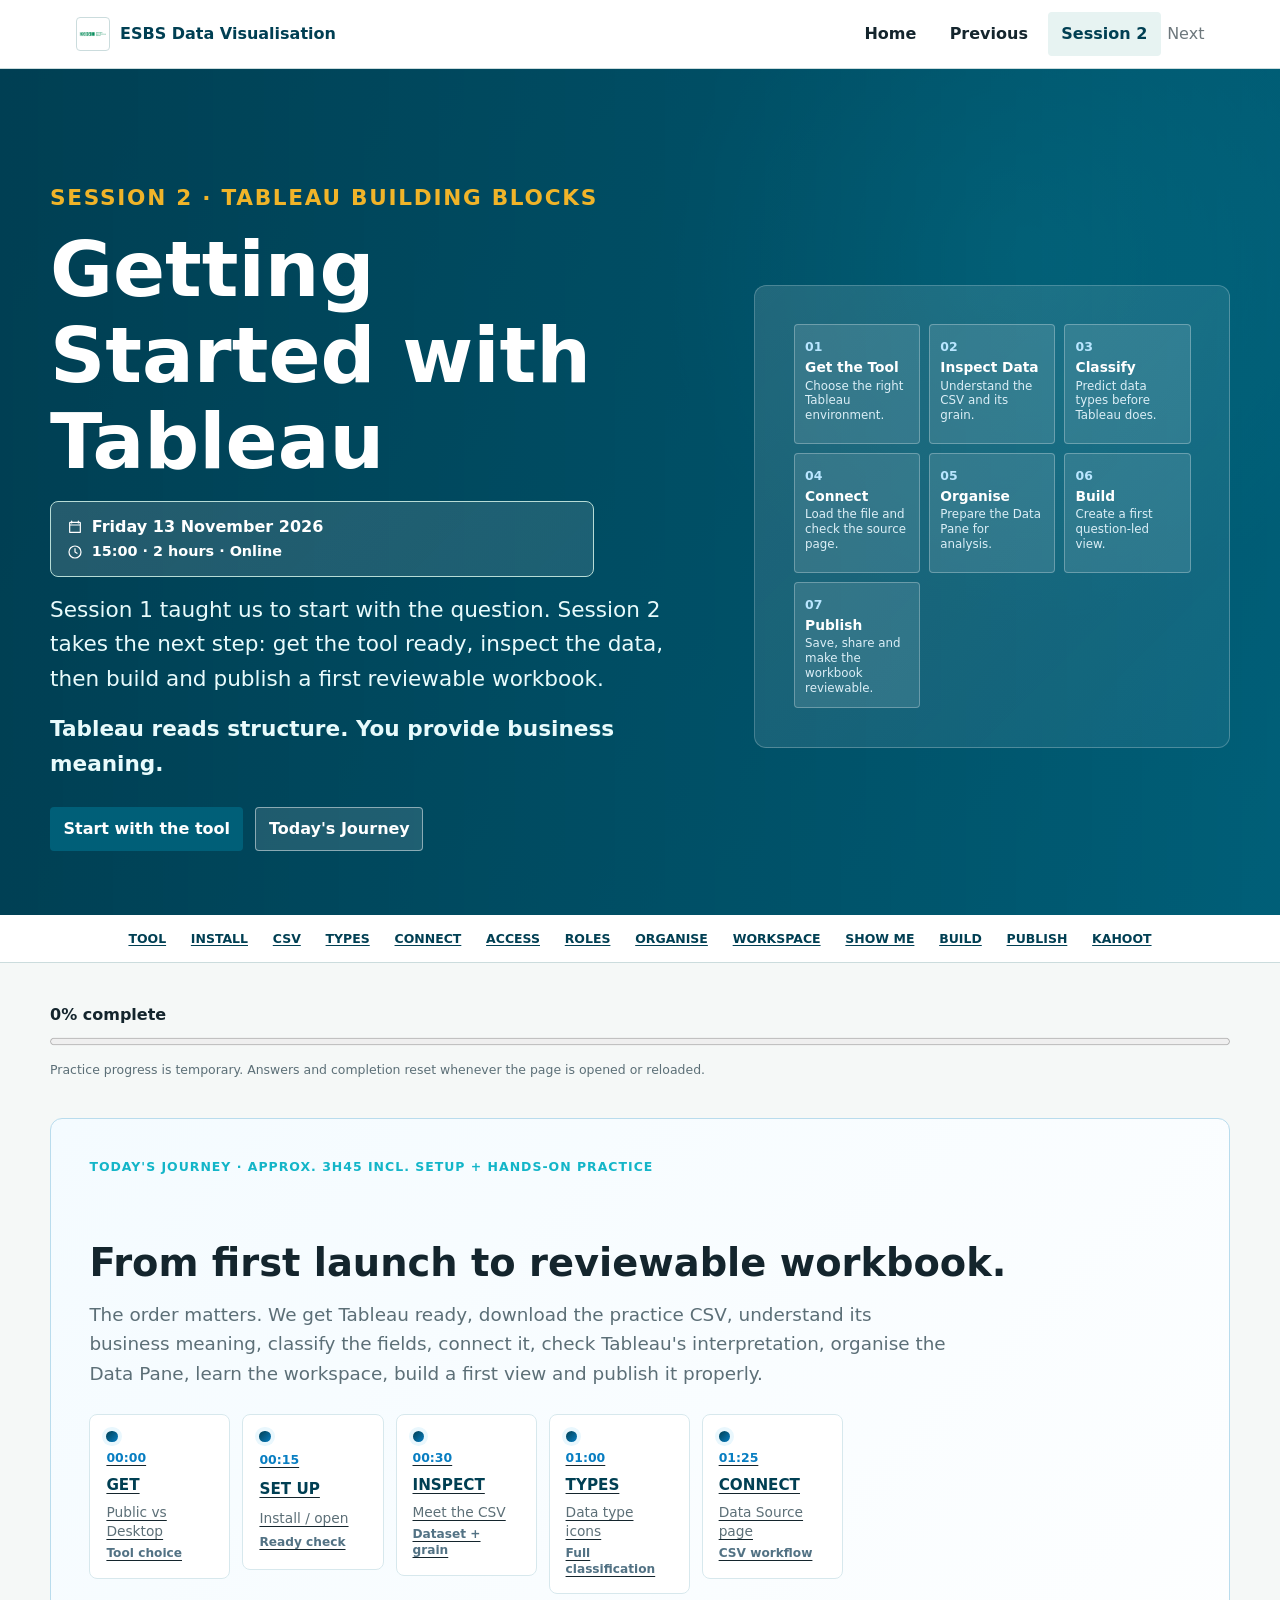
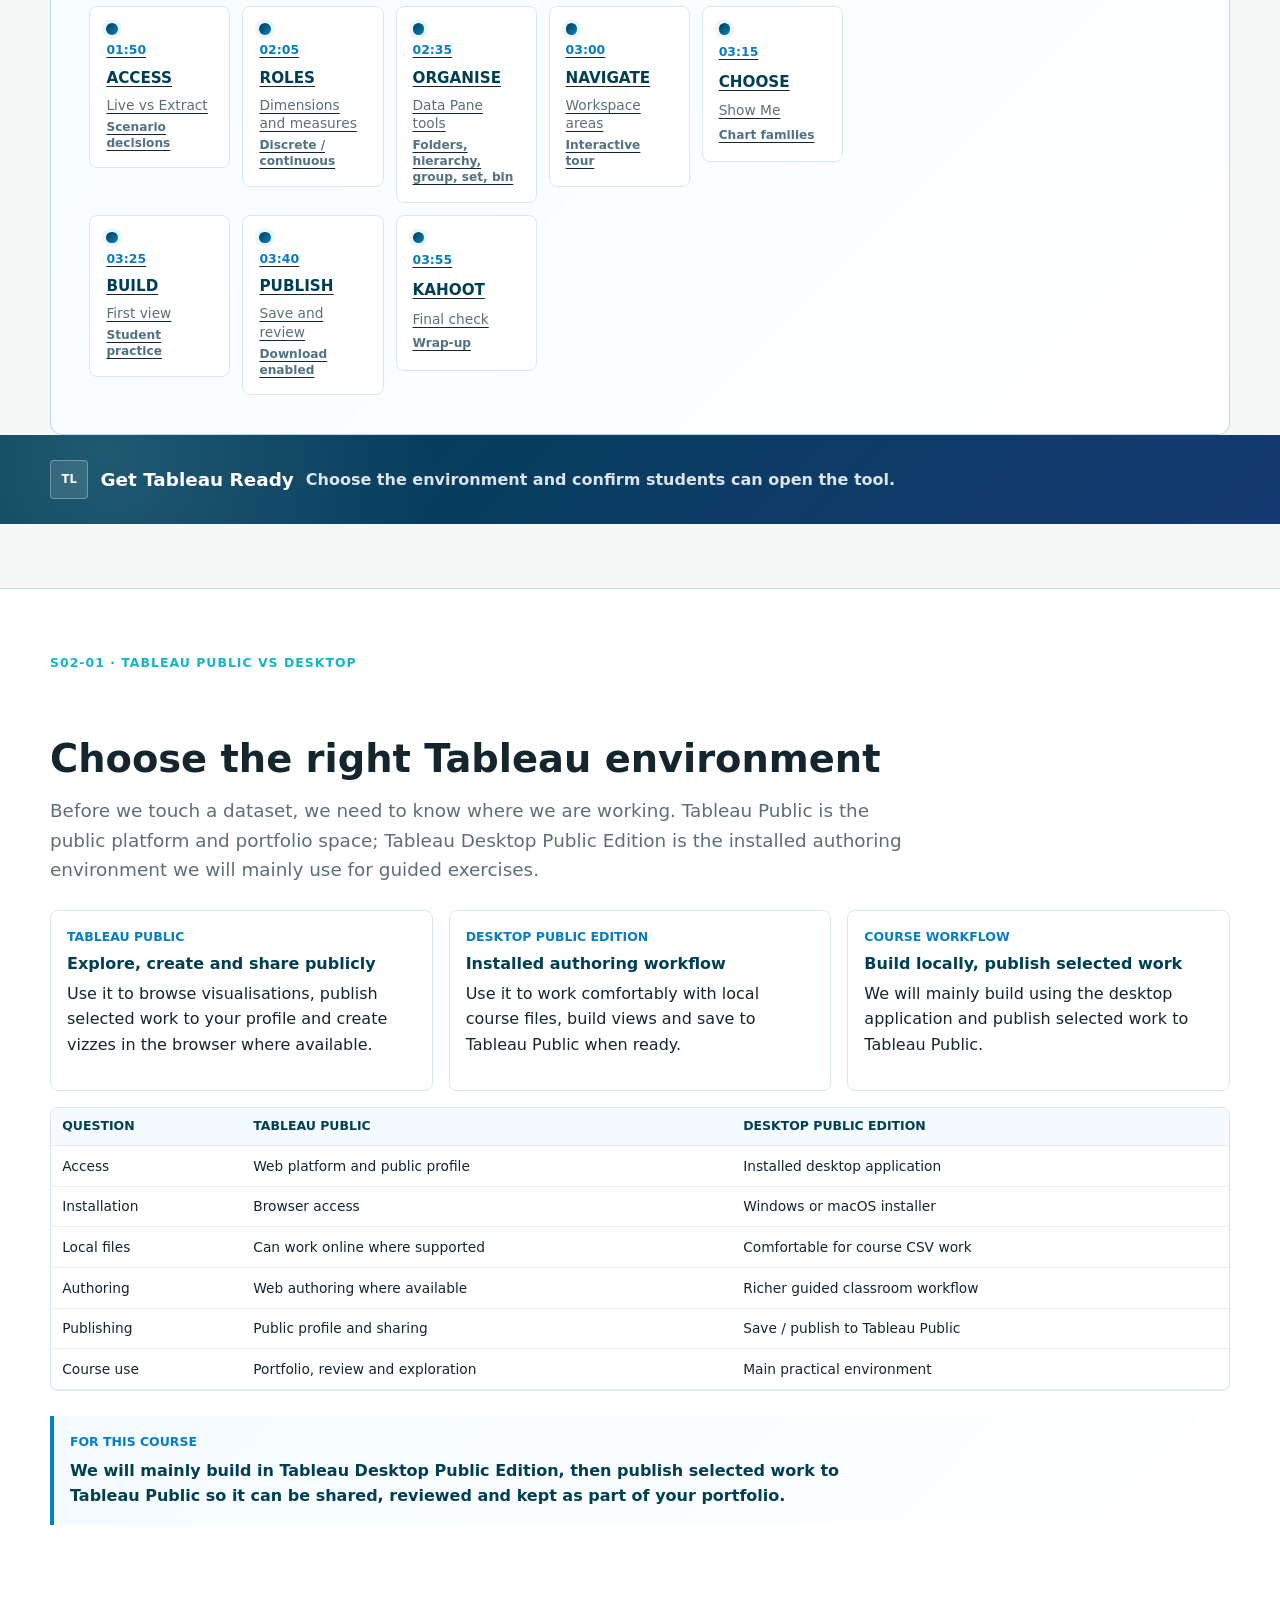
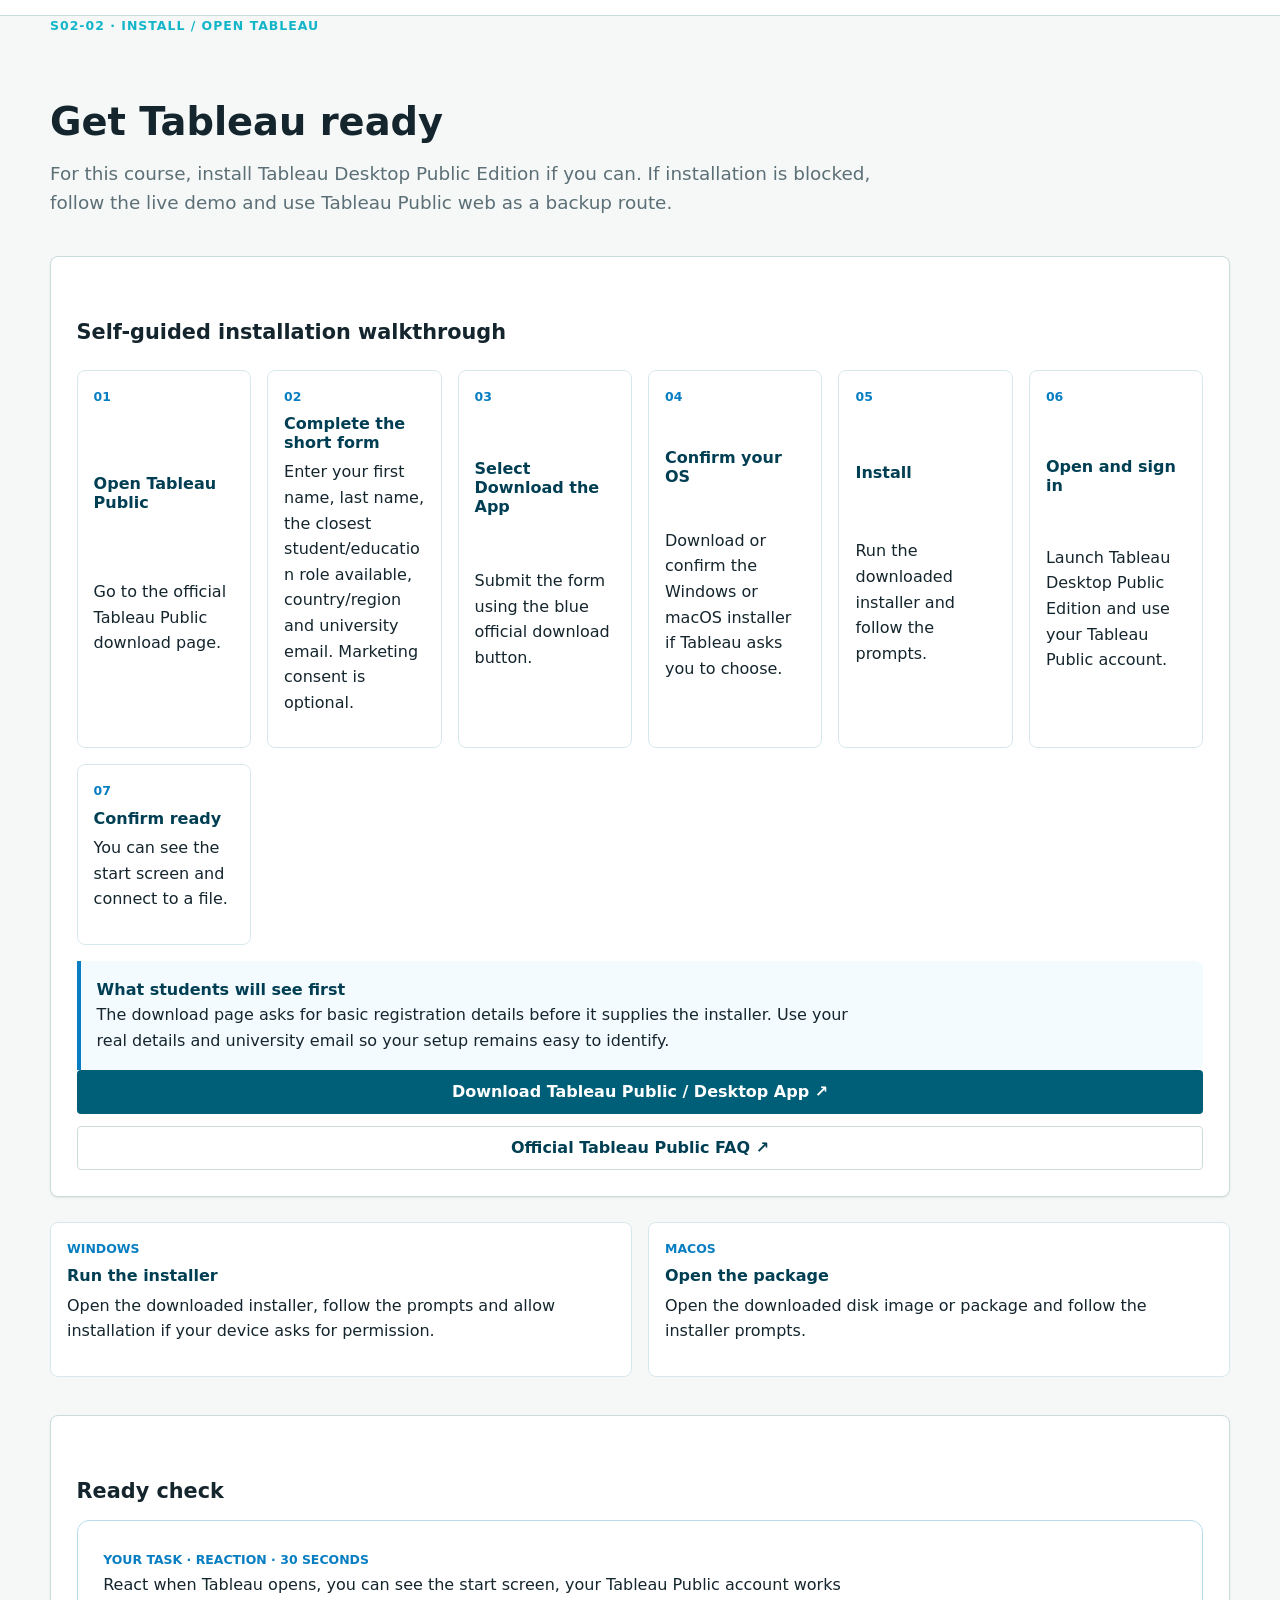
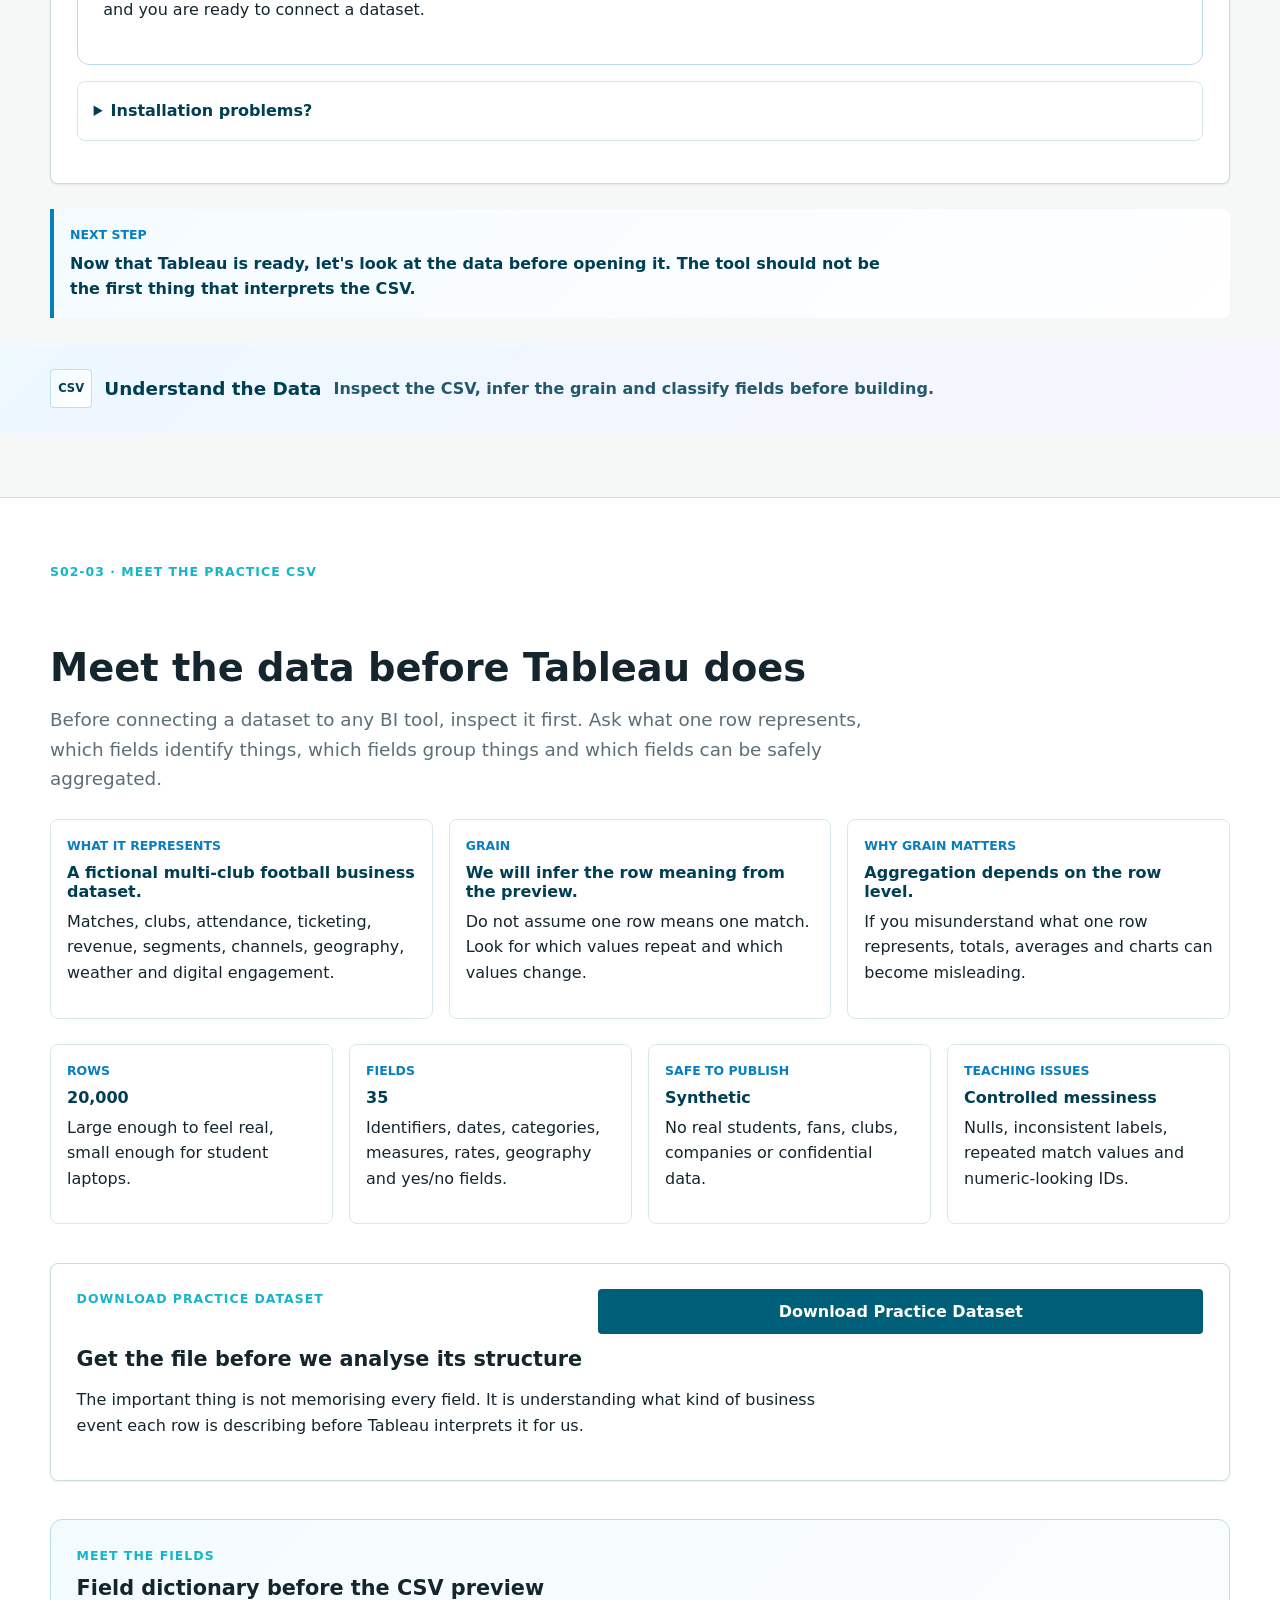
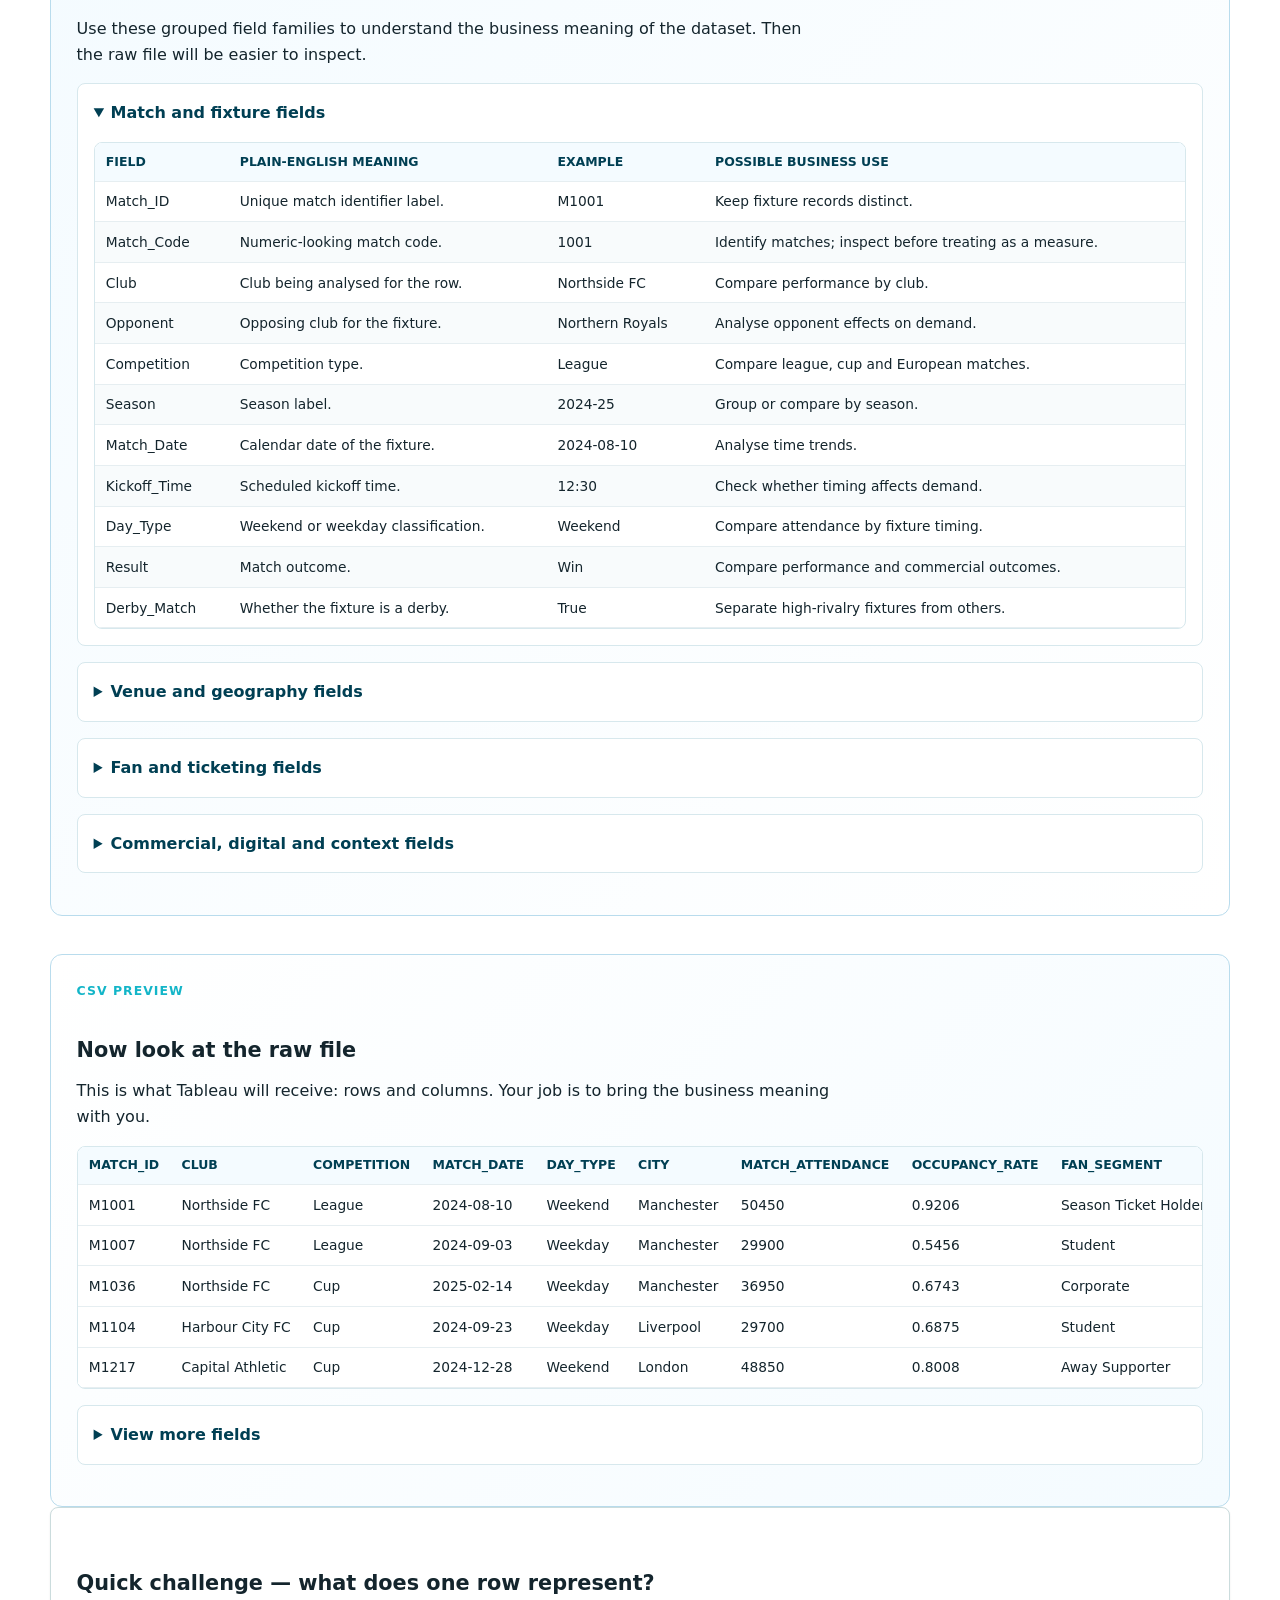
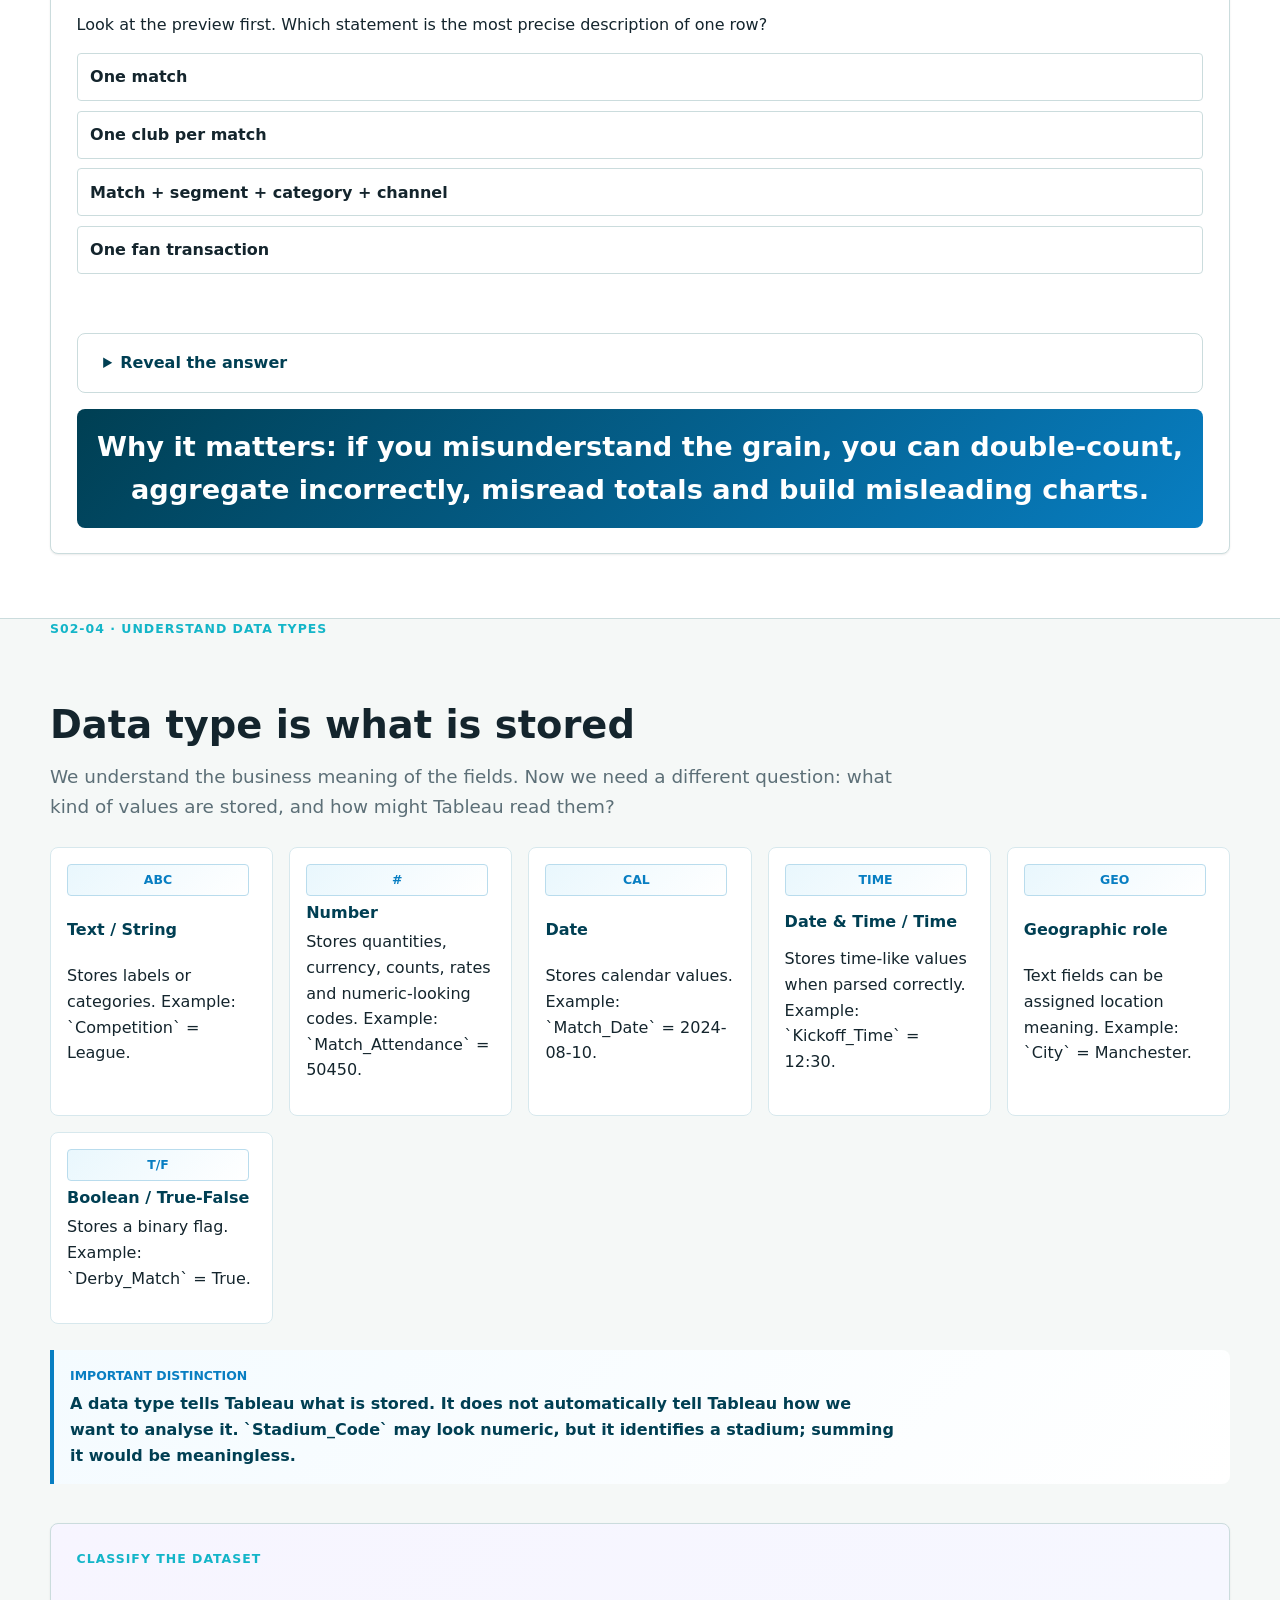
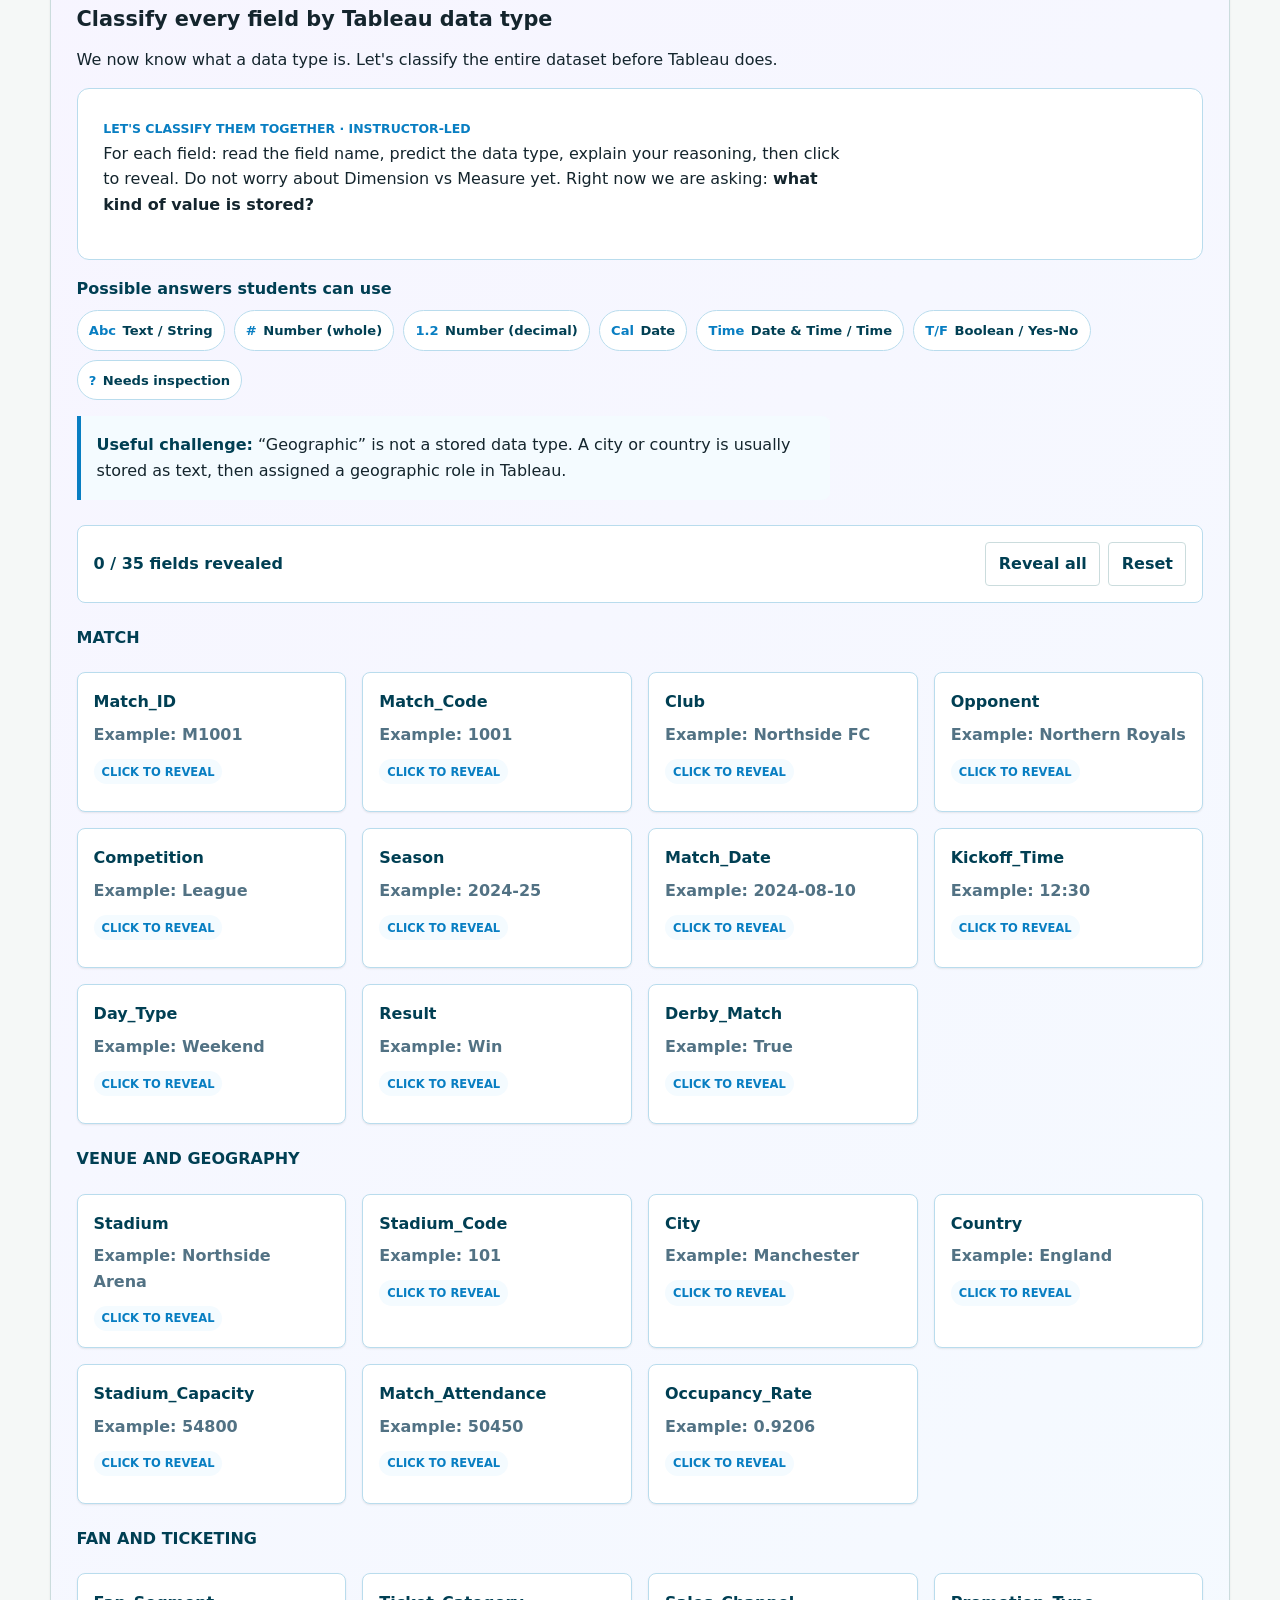
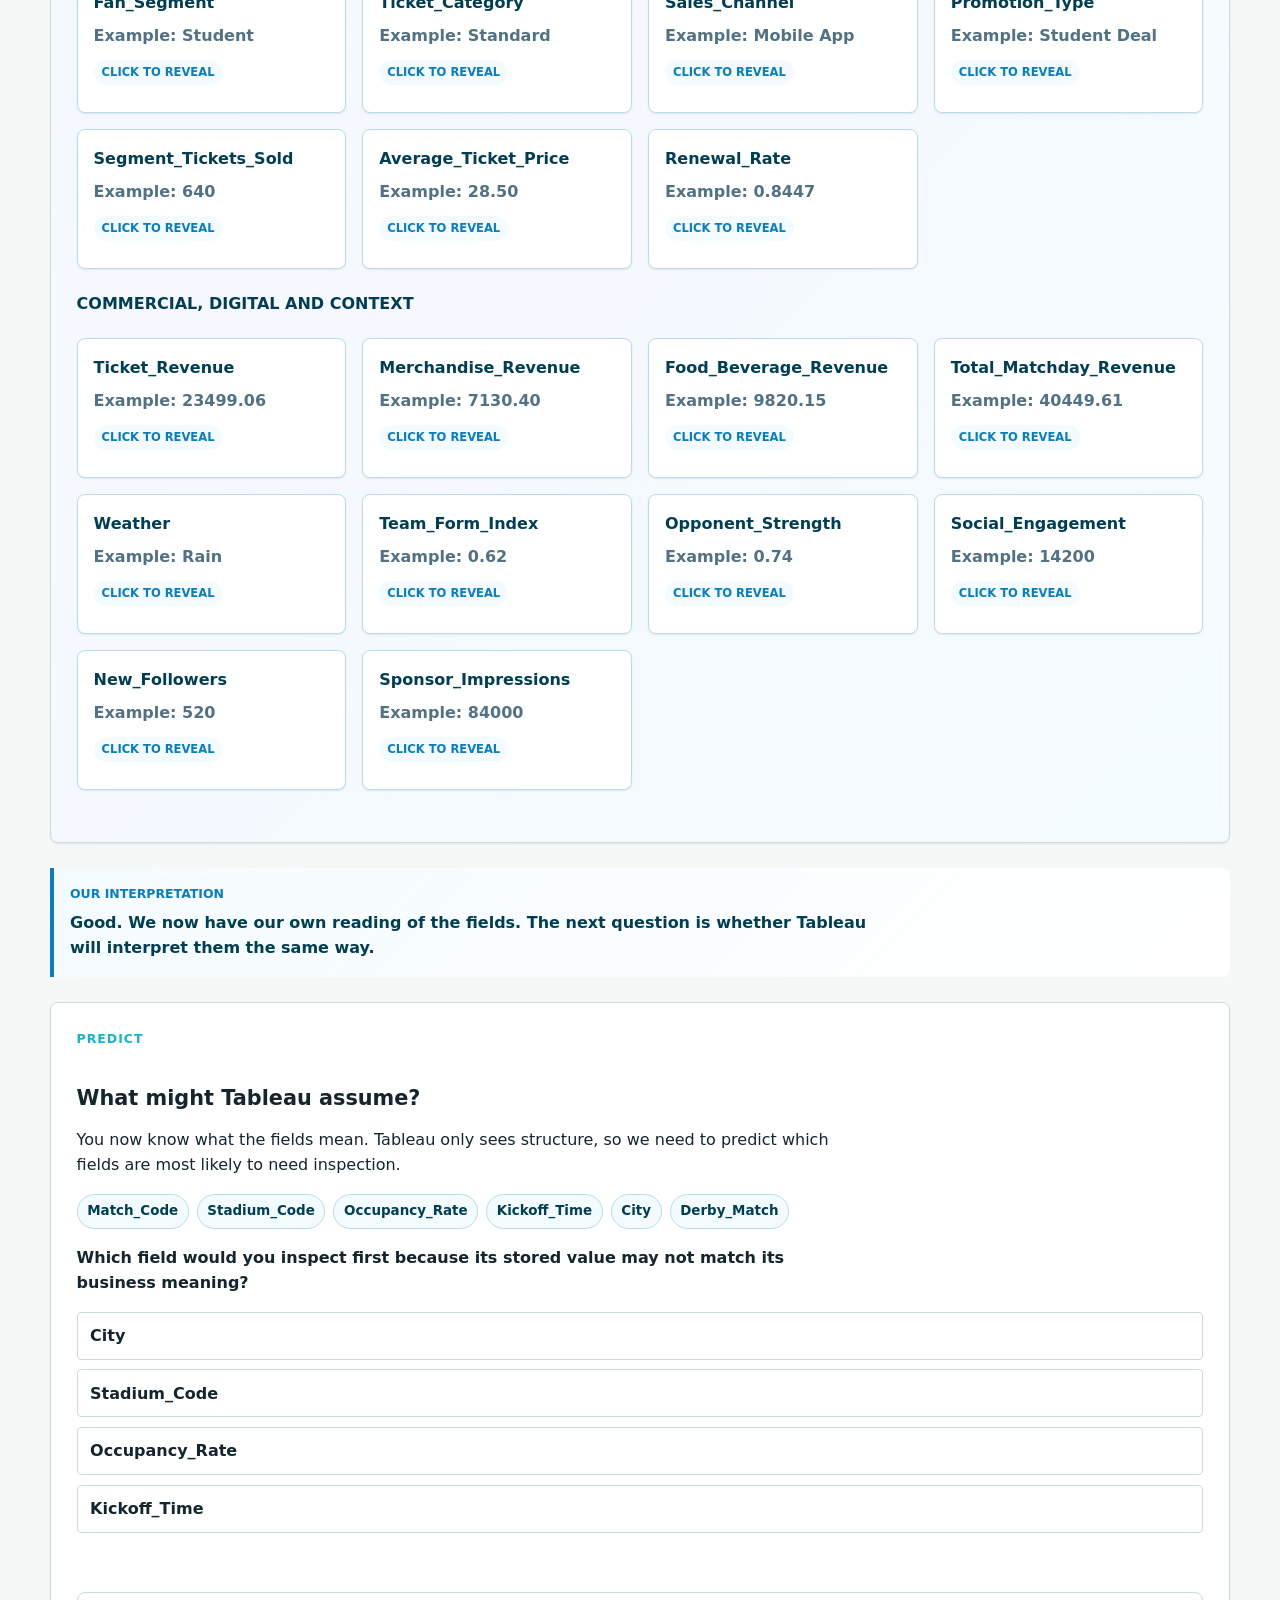
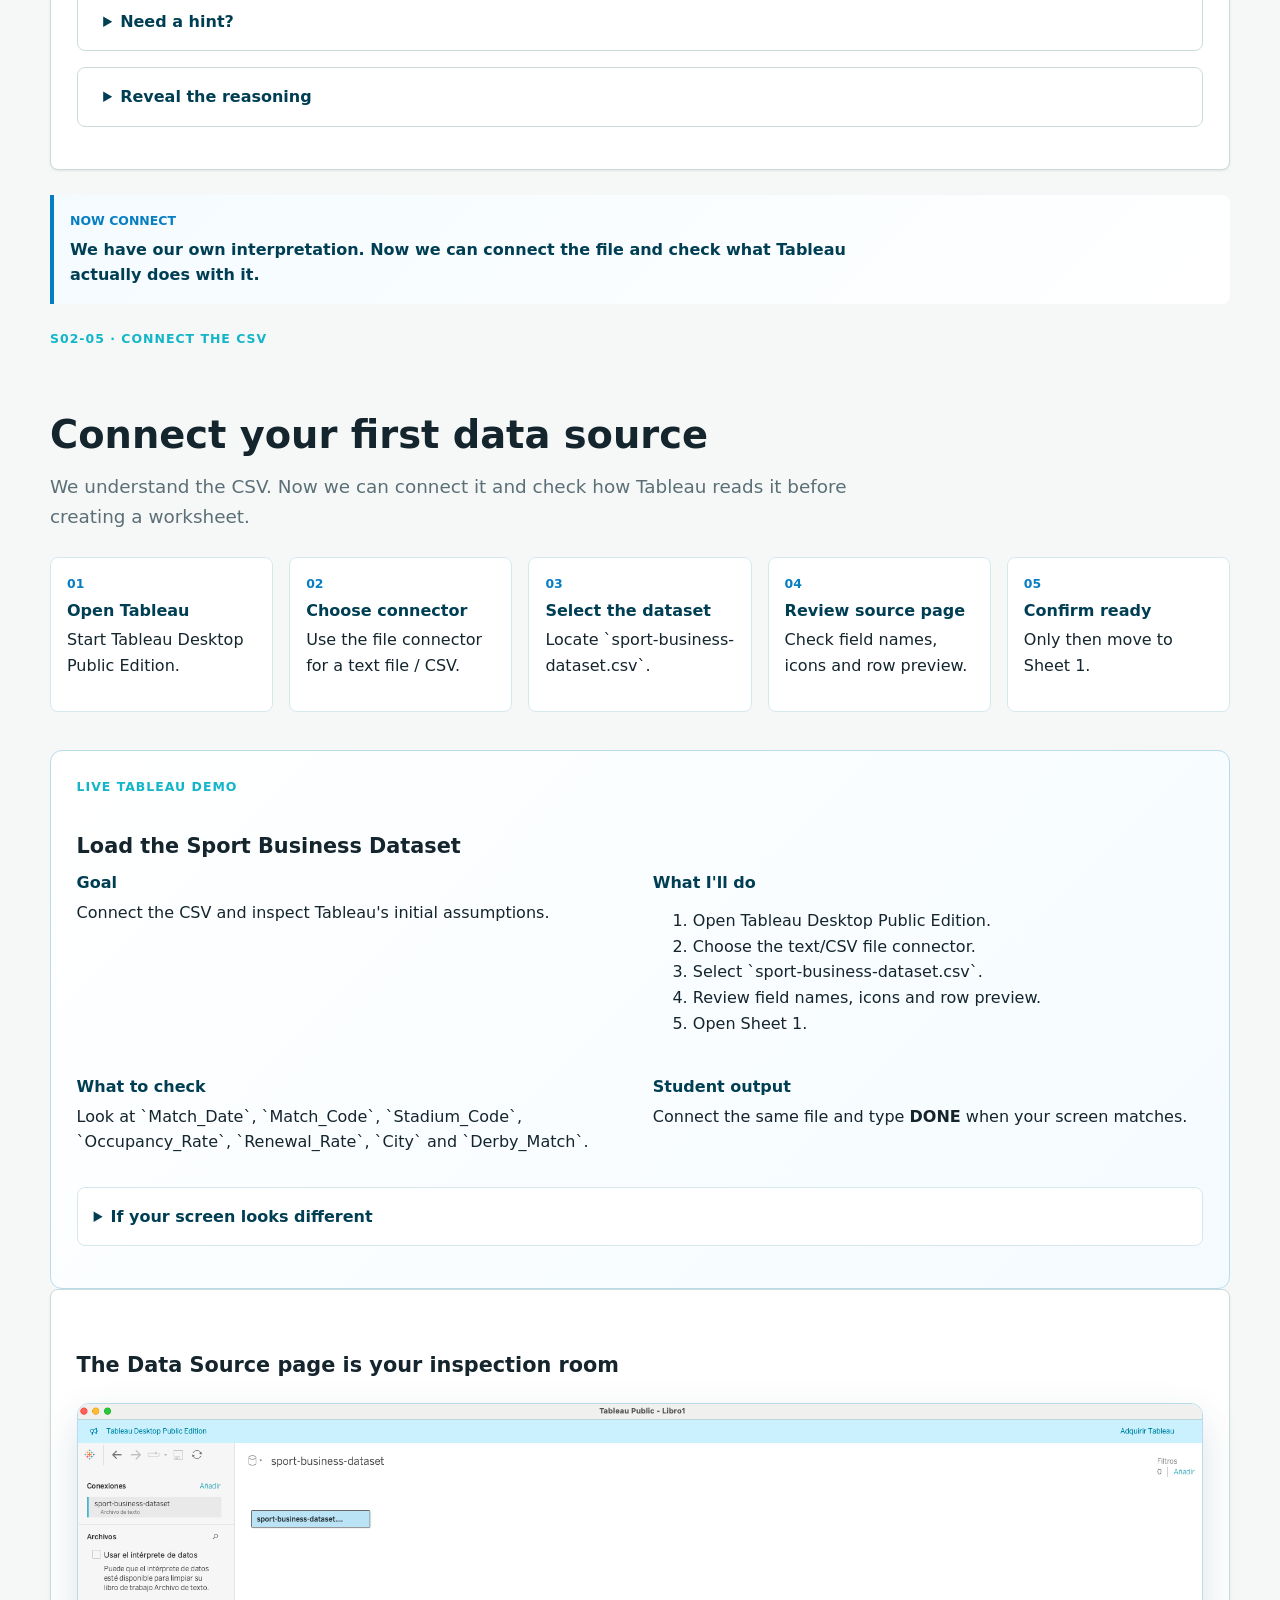
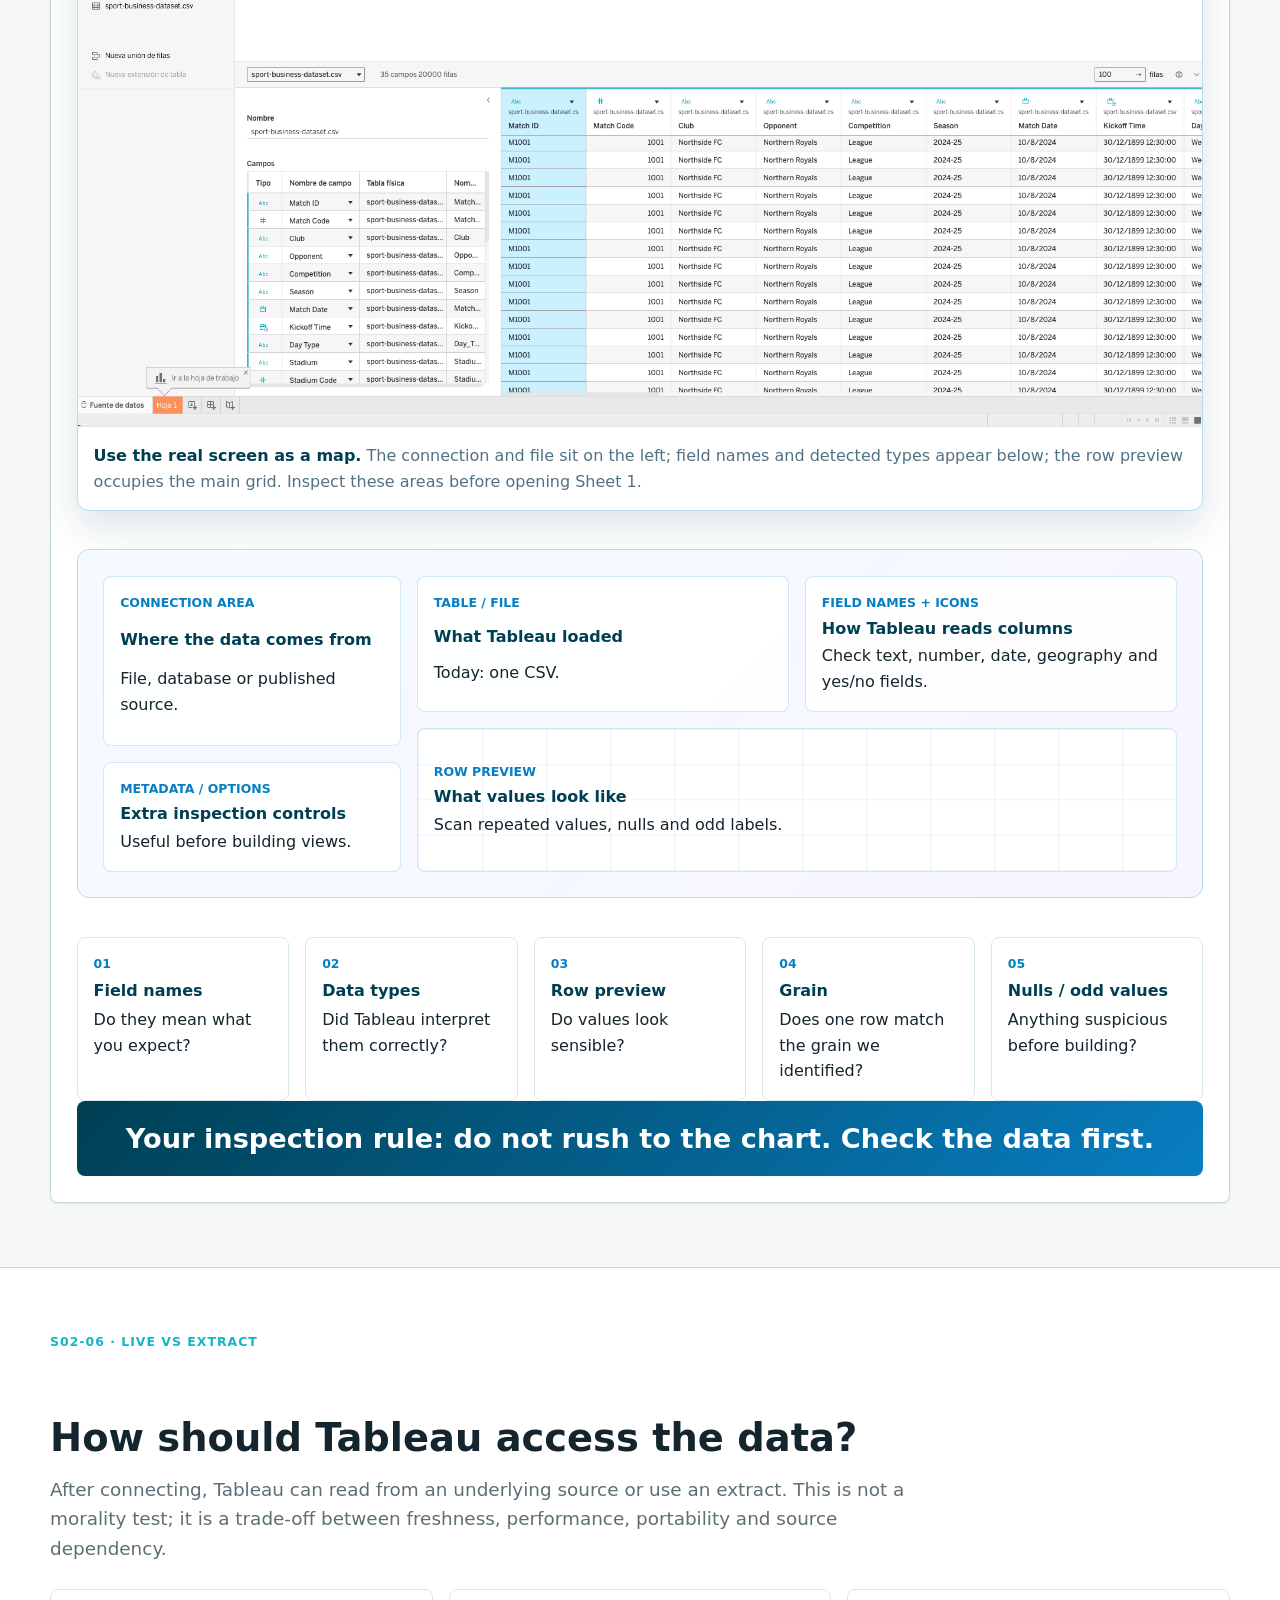
<file: sessions/session-02/index.html>
<!doctype html>
<html lang="en">
<head>
  <meta charset="utf-8">
  <meta name="viewport" content="width=device-width, initial-scale=1">
  <title>Session 2 · Getting Started with Tableau</title>
  <link rel="stylesheet" href="../../assets/css/styles.css">
</head>
<body>
  <header class="site-header">
    <nav class="nav" aria-label="Main navigation">
      <a class="brand" href="../../index.html">
        <img class="brand-mark" src="../../assets/images/master-programme.webp" alt="Master's programme visual identity">
        <span>ESBS Data Visualisation</span>
      </a>
      <div class="nav-links">
        <a href="../../index.html">Home</a>
        <a href="../session-01/index.html">Previous</a>
        <a aria-current="page" href="index.html">Session 2</a>
        <span class="publication-unavailable" aria-disabled="true" title="Coming soon">Next</span>
      </div>
    </nav>
  </header>

  <main>
    <section class="hero session-hero">
      <div class="hero-inner hero-grid">
        <div>
          <p class="eyebrow">Session 2 · Tableau Building Blocks</p>
          <h1>Getting Started with Tableau</h1>
          <p>Session 1 taught us to start with the question. Session 2 takes the next step: get the tool ready, inspect the data, then build and publish a first reviewable workbook.</p>
          <p class="hero-statement">Tableau reads structure. You provide business meaning.</p>
          <div class="hero-actions">
            <a class="button" href="#S02-01">Start with the tool</a>
            <a class="button secondary" href="#journey">Today's Journey</a>
          </div>
        </div>
        <div class="hero-visual s02-value-chain" aria-label="Session 2 learning path">
          <article><span>01</span><strong>Get the Tool</strong><p>Choose the right Tableau environment.</p></article>
          <article><span>02</span><strong>Inspect Data</strong><p>Understand the CSV and its grain.</p></article>
          <article><span>03</span><strong>Classify</strong><p>Predict data types before Tableau does.</p></article>
          <article><span>04</span><strong>Connect</strong><p>Load the file and check the source page.</p></article>
          <article><span>05</span><strong>Organise</strong><p>Prepare the Data Pane for analysis.</p></article>
          <article><span>06</span><strong>Build</strong><p>Create a first question-led view.</p></article>
          <article><span>07</span><strong>Publish</strong><p>Save, share and make the workbook reviewable.</p></article>
        </div>
      </div>
    </section>

    <nav class="session-progress-nav" aria-label="Session sections">
      <a href="#S02-01">Tool</a>
      <a href="#S02-02">Install</a>
      <a href="#S02-03">CSV</a>
      <a href="#S02-04">Types</a>
      <a href="#S02-05">Connect</a>
      <a href="#S02-06">Access</a>
      <a href="#S02-07">Roles</a>
      <a href="#S02-08">Organise</a>
      <a href="#S02-09">Workspace</a>
      <a href="#S02-10">Show Me</a>
      <a href="#S02-11">Build</a>
      <a href="#S02-12">Publish</a>
      <a href="#session-2-kahoot">Kahoot</a>
    </nav>

    <section class="container">
      <div class="progress-wrap" aria-label="Local progress">
        <strong data-progress-label>0% complete</strong>
        <progress data-progress max="100" value="0">0%</progress>
      </div>

      <section id="journey" class="s02-journey">
        <p class="eyebrow">Today's Journey · Approx. 3h45 incl. setup + hands-on practice</p>
        <h2>From first launch to reviewable workbook.</h2>
        <p class="lead">The order matters. We get Tableau ready, download the practice CSV, understand its business meaning, classify the fields, connect it, check Tableau's interpretation, organise the Data Pane, learn the workspace, build a first view and publish it properly.</p>
        <ol class="s02-timeline">
          <li><a href="#S02-01"><span>00:00</span><strong>GET</strong><em>Public vs Desktop</em><small>Tool choice</small></a></li>
          <li><a href="#S02-02"><span>00:15</span><strong>SET UP</strong><em>Install / open</em><small>Ready check</small></a></li>
          <li><a href="#S02-03"><span>00:30</span><strong>INSPECT</strong><em>Meet the CSV</em><small>Dataset + grain</small></a></li>
          <li><a href="#S02-04"><span>01:00</span><strong>TYPES</strong><em>Data type icons</em><small>Full classification</small></a></li>
          <li><a href="#S02-05"><span>01:25</span><strong>CONNECT</strong><em>Data Source page</em><small>CSV workflow</small></a></li>
          <li><a href="#S02-06"><span>01:50</span><strong>ACCESS</strong><em>Live vs Extract</em><small>Scenario decisions</small></a></li>
          <li><a href="#S02-07"><span>02:05</span><strong>ROLES</strong><em>Dimensions and measures</em><small>Discrete / continuous</small></a></li>
          <li><a href="#S02-08"><span>02:35</span><strong>ORGANISE</strong><em>Data Pane tools</em><small>Folders, hierarchy, group, set, bin</small></a></li>
          <li><a href="#S02-09"><span>03:00</span><strong>NAVIGATE</strong><em>Workspace areas</em><small>Interactive tour</small></a></li>
          <li><a href="#S02-10"><span>03:15</span><strong>CHOOSE</strong><em>Show Me</em><small>Chart families</small></a></li>
          <li><a href="#S02-11"><span>03:25</span><strong>BUILD</strong><em>First view</em><small>Student practice</small></a></li>
          <li><a href="#S02-12"><span>03:40</span><strong>PUBLISH</strong><em>Save and review</em><small>Download enabled</small></a></li>
          <li><a href="#session-2-kahoot"><span>03:55</span><strong>KAHOOT</strong><em>Final check</em><small>Wrap-up</small></a></li>
        </ol>
      </section>
    </section>

    <section class="phase-divider" aria-label="Learning phase: get Tableau ready">
      <div class="container"><span class="feature-icon" aria-hidden="true">TL</span><strong>Get Tableau Ready</strong><p>Choose the environment and confirm students can open the tool.</p></div>
    </section>

    <section class="section-band" id="S02-01">
      <div class="container">
        <p class="eyebrow">S02-01 · Tableau Public vs Desktop</p>
        <h2>Choose the right Tableau environment</h2>
        <p class="lead">Before we touch a dataset, we need to know where we are working. Tableau Public is the public platform and portfolio space; Tableau Desktop Public Edition is the installed authoring environment we will mainly use for guided exercises.</p>
        <div class="s02-ecosystem-grid">
          <article><span>Tableau Public</span><strong>Explore, create and share publicly</strong><p>Use it to browse visualisations, publish selected work to your profile and create vizzes in the browser where available.</p></article>
          <article><span>Desktop Public Edition</span><strong>Installed authoring workflow</strong><p>Use it to work comfortably with local course files, build views and save to Tableau Public when ready.</p></article>
          <article><span>Course workflow</span><strong>Build locally, publish selected work</strong><p>We will mainly build using the desktop application and publish selected work to Tableau Public.</p></article>
        </div>
        <div class="table-scroll" role="region" aria-label="Tableau Public and Desktop comparison" tabindex="0">
          <table class="compact-table dataset-preview">
            <thead><tr><th>Question</th><th>Tableau Public</th><th>Desktop Public Edition</th></tr></thead>
            <tbody>
              <tr><td>Access</td><td>Web platform and public profile</td><td>Installed desktop application</td></tr>
              <tr><td>Installation</td><td>Browser access</td><td>Windows or macOS installer</td></tr>
              <tr><td>Local files</td><td>Can work online where supported</td><td>Comfortable for course CSV work</td></tr>
              <tr><td>Authoring</td><td>Web authoring where available</td><td>Richer guided classroom workflow</td></tr>
              <tr><td>Publishing</td><td>Public profile and sharing</td><td>Save / publish to Tableau Public</td></tr>
              <tr><td>Course use</td><td>Portfolio, review and exploration</td><td>Main practical environment</td></tr>
            </tbody>
          </table>
        </div>
        <div class="bridge-statement">
          <span>For this course</span>
          <p>We will mainly build in Tableau Desktop Public Edition, then publish selected work to Tableau Public so it can be shared, reviewed and kept as part of your portfolio.</p>
        </div>
      </div>
    </section>

    <section class="container" id="S02-02">
      <p class="eyebrow">S02-02 · Install / open Tableau</p>
      <h2>Get Tableau ready</h2>
      <p class="lead">For this course, install Tableau Desktop Public Edition if you can. If installation is blocked, follow the live demo and use Tableau Public web as a backup route.</p>
      <section class="activity installation-guide">
        <h3>Self-guided installation walkthrough</h3>
        <div class="install-stepper" aria-label="Tableau installation steps">
          <article><span>01</span><strong>Open Tableau Public</strong><p>Go to the official Tableau Public download page.</p></article>
          <article><span>02</span><strong>Complete the short form</strong><p>Enter your first name, last name, the closest student/education role available, country/region and university email. Marketing consent is optional.</p></article>
          <article><span>03</span><strong>Select Download the App</strong><p>Submit the form using the blue official download button.</p></article>
          <article><span>04</span><strong>Confirm your OS</strong><p>Download or confirm the Windows or macOS installer if Tableau asks you to choose.</p></article>
          <article><span>05</span><strong>Install</strong><p>Run the downloaded installer and follow the prompts.</p></article>
          <article><span>06</span><strong>Open and sign in</strong><p>Launch Tableau Desktop Public Edition and use your Tableau Public account.</p></article>
          <article><span>07</span><strong>Confirm ready</strong><p>You can see the start screen and connect to a file.</p></article>
        </div>
        <div class="installation-form-note">
          <strong>What students will see first</strong>
          <p>The download page asks for basic registration details before it supplies the installer. Use your real details and university email so your setup remains easy to identify.</p>
        </div>
        <div class="setup-actions">
          <a class="button" href="https://www.tableau.com/products/public/download" target="_blank" rel="noopener noreferrer">Download Tableau Public / Desktop App ↗</a>
          <a class="button secondary" href="https://help.tableau.com/current/pro/desktop/en-us/public_faq.htm" target="_blank" rel="noopener noreferrer">Official Tableau Public FAQ ↗</a>
        </div>
      </section>
      <div class="os-guidance">
        <article><span>Windows</span><strong>Run the installer</strong><p>Open the downloaded installer, follow the prompts and allow installation if your device asks for permission.</p></article>
        <article><span>macOS</span><strong>Open the package</strong><p>Open the downloaded disk image or package and follow the installer prompts.</p></article>
      </div>
      <section class="activity ready-check">
        <h3>Ready check</h3>
        <div class="chat-instruction">
          <span>Your task · reaction · 30 seconds</span>
          <p>React when Tableau opens, you can see the start screen, your Tableau Public account works and you are ready to connect a dataset.</p>
        </div>
        <details><summary>Installation problems?</summary><ul>
          <li>If installation is blocked, check administrator permissions.</li>
          <li>If your operating system is unsupported, use Tableau's official system requirements page.</li>
          <li>If sign-in fails, reset your Tableau Public password or check the verification email.</li>
          <li>If you are using a corporate laptop, restrictions may require IT support.</li>
        </ul></details>
      </section>
      <div class="bridge-statement">
        <span>Next step</span>
        <p>Now that Tableau is ready, let's look at the data before opening it. The tool should not be the first thing that interprets the CSV.</p>
      </div>
    </section>

    <section class="phase-divider light" aria-label="Learning phase: understand the data">
      <div class="container"><span class="feature-icon" aria-hidden="true">CSV</span><strong>Understand the Data</strong><p>Inspect the CSV, infer the grain and classify fields before building.</p></div>
    </section>

    <section class="section-band" id="S02-03">
      <div class="container">
        <p class="eyebrow">S02-03 · Meet the Practice CSV</p>
        <h2>Meet the data before Tableau does</h2>
        <p class="lead">Before connecting a dataset to any BI tool, inspect it first. Ask what one row represents, which fields identify things, which fields group things and which fields can be safely aggregated.</p>
        <div class="dataset-story">
          <article><span>What it represents</span><strong>A fictional multi-club football business dataset.</strong><p>Matches, clubs, attendance, ticketing, revenue, segments, channels, geography, weather and digital engagement.</p></article>
          <article><span>Grain</span><strong>We will infer the row meaning from the preview.</strong><p>Do not assume one row means one match. Look for which values repeat and which values change.</p></article>
          <article><span>Why grain matters</span><strong>Aggregation depends on the row level.</strong><p>If you misunderstand what one row represents, totals, averages and charts can become misleading.</p></article>
        </div>
        <div class="dataset-meta-grid">
          <article><span>Rows</span><strong>20,000</strong><p>Large enough to feel real, small enough for student laptops.</p></article>
          <article><span>Fields</span><strong>35</strong><p>Identifiers, dates, categories, measures, rates, geography and yes/no fields.</p></article>
          <article><span>Safe to publish</span><strong>Synthetic</strong><p>No real students, fans, clubs, companies or confidential data.</p></article>
          <article><span>Teaching issues</span><strong>Controlled messiness</strong><p>Nulls, inconsistent labels, repeated match values and numeric-looking IDs.</p></article>
        </div>
        <section class="activity dataset-download-card">
          <div class="resource-step-heading">
            <div>
              <p class="eyebrow">Download practice dataset</p>
              <h3>Get the file before we analyse its structure</h3>
            </div>
            <a class="button" href="../../data/course/sport-business-dataset.csv" download>Download Practice Dataset</a>
          </div>
          <p>The important thing is not memorising every field. It is understanding what kind of business event each row is describing before Tableau interprets it for us.</p>
        </section>
        <section class="field-dictionary" aria-labelledby="field-dictionary-title">
          <p class="eyebrow">Meet the fields</p>
          <h3 id="field-dictionary-title">Field dictionary before the CSV preview</h3>
          <p>Use these grouped field families to understand the business meaning of the dataset. Then the raw file will be easier to inspect.</p>
          <details open class="recommendation-panel"><summary>Match and fixture fields</summary>
            <div class="table-scroll" role="region" aria-label="Match field dictionary" tabindex="0">
              <table class="compact-table dataset-preview recommendation-table">
                <thead><tr><th>Field</th><th>Plain-English meaning</th><th>Example</th><th>Possible business use</th></tr></thead>
                <tbody>
                  <tr><td>Match_ID</td><td>Unique match identifier label.</td><td>M1001</td><td>Keep fixture records distinct.</td></tr>
                  <tr><td>Match_Code</td><td>Numeric-looking match code.</td><td>1001</td><td>Identify matches; inspect before treating as a measure.</td></tr>
                  <tr><td>Club</td><td>Club being analysed for the row.</td><td>Northside FC</td><td>Compare performance by club.</td></tr>
                  <tr><td>Opponent</td><td>Opposing club for the fixture.</td><td>Northern Royals</td><td>Analyse opponent effects on demand.</td></tr>
                  <tr><td>Competition</td><td>Competition type.</td><td>League</td><td>Compare league, cup and European matches.</td></tr>
                  <tr><td>Season</td><td>Season label.</td><td>2024-25</td><td>Group or compare by season.</td></tr>
                  <tr><td>Match_Date</td><td>Calendar date of the fixture.</td><td>2024-08-10</td><td>Analyse time trends.</td></tr>
                  <tr><td>Kickoff_Time</td><td>Scheduled kickoff time.</td><td>12:30</td><td>Check whether timing affects demand.</td></tr>
                  <tr><td>Day_Type</td><td>Weekend or weekday classification.</td><td>Weekend</td><td>Compare attendance by fixture timing.</td></tr>
                  <tr><td>Result</td><td>Match outcome.</td><td>Win</td><td>Compare performance and commercial outcomes.</td></tr>
                  <tr><td>Derby_Match</td><td>Whether the fixture is a derby.</td><td>True</td><td>Separate high-rivalry fixtures from others.</td></tr>
                </tbody>
              </table>
            </div>
          </details>
          <details class="recommendation-panel"><summary>Venue and geography fields</summary>
            <div class="table-scroll" role="region" aria-label="Venue and geography field dictionary" tabindex="0">
              <table class="compact-table dataset-preview recommendation-table">
                <thead><tr><th>Field</th><th>Plain-English meaning</th><th>Example</th><th>Possible business use</th></tr></thead>
                <tbody>
                  <tr><td>Stadium</td><td>Venue name.</td><td>Northside Arena</td><td>Compare venues and build geography hierarchy.</td></tr>
                  <tr><td>Stadium_Code</td><td>Numeric-looking stadium identifier.</td><td>101</td><td>Identify venues; do not sum it.</td></tr>
                  <tr><td>City</td><td>City where the match is played.</td><td>Manchester</td><td>Geographic analysis and maps.</td></tr>
                  <tr><td>Country</td><td>Country of the fixture.</td><td>England</td><td>Country-level grouping or map role.</td></tr>
                  <tr><td>Stadium_Capacity</td><td>Maximum venue capacity.</td><td>54800</td><td>Compare demand against capacity.</td></tr>
                  <tr><td>Match_Attendance</td><td>Number of spectators attending the match.</td><td>50450</td><td>Compare demand across matches, competitions or time.</td></tr>
                  <tr><td>Occupancy_Rate</td><td>Share of capacity filled.</td><td>0.9206</td><td>Evaluate crowd utilisation; format as percentage.</td></tr>
                </tbody>
              </table>
            </div>
          </details>
          <details class="recommendation-panel"><summary>Fan and ticketing fields</summary>
            <div class="table-scroll" role="region" aria-label="Fan and ticketing field dictionary" tabindex="0">
              <table class="compact-table dataset-preview recommendation-table">
                <thead><tr><th>Field</th><th>Plain-English meaning</th><th>Example</th><th>Possible business use</th></tr></thead>
                <tbody>
                  <tr><td>Fan_Segment</td><td>Audience segment for the row.</td><td>Student</td><td>Compare customer behaviour by segment.</td></tr>
                  <tr><td>Ticket_Category</td><td>Ticket product category.</td><td>Standard</td><td>Analyse product mix and pricing.</td></tr>
                  <tr><td>Sales_Channel</td><td>How the ticket was sold.</td><td>Mobile App</td><td>Compare channel performance.</td></tr>
                  <tr><td>Promotion_Type</td><td>Promotion applied, if any.</td><td>Student Deal</td><td>Evaluate campaign or offer performance.</td></tr>
                  <tr><td>Segment_Tickets_Sold</td><td>Tickets sold for that segment/category/channel combination.</td><td>640</td><td>Analyse segment demand.</td></tr>
                  <tr><td>Average_Ticket_Price</td><td>Average ticket price for the row.</td><td>28.50</td><td>Compare pricing across segments and categories.</td></tr>
                  <tr><td>Renewal_Rate</td><td>Estimated renewal or retention rate.</td><td>0.8447</td><td>Assess fan loyalty risk.</td></tr>
                </tbody>
              </table>
            </div>
          </details>
          <details class="recommendation-panel"><summary>Commercial, digital and context fields</summary>
            <div class="table-scroll" role="region" aria-label="Commercial and context field dictionary" tabindex="0">
              <table class="compact-table dataset-preview recommendation-table">
                <thead><tr><th>Field</th><th>Plain-English meaning</th><th>Example</th><th>Possible business use</th></tr></thead>
                <tbody>
                  <tr><td>Ticket_Revenue</td><td>Ticket income for the row.</td><td>23499.06</td><td>Compare commercial performance.</td></tr>
                  <tr><td>Merchandise_Revenue</td><td>Merchandise income linked to the row.</td><td>7130.40</td><td>Analyse matchday spend beyond tickets.</td></tr>
                  <tr><td>Food_Beverage_Revenue</td><td>Food and beverage income.</td><td>9820.15</td><td>Analyse in-stadium spend.</td></tr>
                  <tr><td>Total_Matchday_Revenue</td><td>Combined matchday revenue measure.</td><td>40449.61</td><td>Evaluate total commercial performance.</td></tr>
                  <tr><td>Weather</td><td>Weather category for the fixture.</td><td>Rain</td><td>Check context effects on attendance.</td></tr>
                  <tr><td>Team_Form_Index</td><td>Team form index before the match.</td><td>0.62</td><td>Test whether form relates to demand.</td></tr>
                  <tr><td>Opponent_Strength</td><td>Opponent strength index.</td><td>0.74</td><td>Assess fixture attractiveness.</td></tr>
                  <tr><td>Social_Engagement</td><td>Digital engagement count.</td><td>14200</td><td>Compare online attention and attendance.</td></tr>
                  <tr><td>New_Followers</td><td>New follower count around the fixture.</td><td>520</td><td>Track audience growth.</td></tr>
                  <tr><td>Sponsor_Impressions</td><td>Estimated sponsor impression count.</td><td>84000</td><td>Assess sponsorship exposure.</td></tr>
                </tbody>
              </table>
            </div>
          </details>
        </section>
        <div class="dataset-preview-wrap">
          <div class="resource-step-heading">
            <div>
              <p class="eyebrow">CSV preview</p>
              <h3>Now look at the raw file</h3>
            </div>
          </div>
          <p>This is what Tableau will receive: rows and columns. Your job is to bring the business meaning with you.</p>
          <div class="table-scroll" role="region" aria-label="Sport business dataset preview" tabindex="0">
            <table class="compact-table dataset-preview">
              <thead><tr><th>Match_ID</th><th>Club</th><th>Competition</th><th>Match_Date</th><th>Day_Type</th><th>City</th><th>Match_Attendance</th><th>Occupancy_Rate</th><th>Fan_Segment</th><th>Ticket_Revenue</th><th>Renewal_Rate</th><th>Derby_Match</th></tr></thead>
              <tbody>
                <tr><td>M1001</td><td>Northside FC</td><td>League</td><td>2024-08-10</td><td>Weekend</td><td>Manchester</td><td>50450</td><td>0.9206</td><td>Season Ticket Holder</td><td>23499.06</td><td>0.919</td><td>Yes</td></tr>
                <tr><td>M1007</td><td>Northside FC</td><td>League</td><td>2024-09-03</td><td>Weekday</td><td>Manchester</td><td>29900</td><td>0.5456</td><td>Student</td><td>3663.14</td><td>0.7646</td><td>No</td></tr>
                <tr><td>M1036</td><td>Northside FC</td><td>Cup</td><td>2025-02-14</td><td>Weekday</td><td>Manchester</td><td>36950</td><td>0.6743</td><td>Corporate</td><td>22095.0</td><td>0.8186</td><td>No</td></tr>
                <tr><td>M1104</td><td>Harbour City FC</td><td>Cup</td><td>2024-09-23</td><td>Weekday</td><td>Liverpool</td><td>29700</td><td>0.6875</td><td>Student</td><td>4926.18</td><td>0.8447</td><td>No</td></tr>
                <tr><td>M1217</td><td>Capital Athletic</td><td>Cup</td><td>2024-12-28</td><td>Weekend</td><td>London</td><td>48850</td><td>0.8008</td><td>Away Supporter</td><td>53778.12</td><td>0.747</td><td>Yes</td></tr>
              </tbody>
            </table>
          </div>
          <details><summary>View more fields</summary><div class="mini-data-row"><span>Match_Code</span><span>Stadium_Code</span><span>Kickoff_Time</span><span>Ticket_Category</span><span>Sales_Channel</span><span>Promotion_Type</span><span>Segment_Tickets_Sold</span><span>Average_Ticket_Price</span><span>Total_Matchday_Revenue</span><span>Sponsor_Impressions</span><span>Weather</span></div></details>
        </div>

        <section class="activity" data-quiz>
          <h3>Quick challenge — what does one row represent?</h3>
          <p>Look at the preview first. Which statement is the most precise description of one row?</p>
          <div class="quiz-options">
            <button data-correct="false" data-feedback="Not quite. Match-level values repeat across detailed rows.">One match</button>
            <button data-correct="false" data-feedback="Closer, but still too broad. Rows are more detailed than club-match.">One club per match</button>
            <button data-correct="true" data-feedback="Correct. Each row combines a match, fan segment, ticket category and sales channel.">Match + segment + category + channel</button>
            <button data-correct="false" data-feedback="No. The dataset is not individual fan transaction data.">One fan transaction</button>
          </div>
          <p class="feedback" aria-live="polite"></p>
          <details><summary>Reveal the answer</summary><p><strong>One row = club-match + fan segment + ticket category + sales channel.</strong> You can see this because match-level fields repeat while segment, ticket and channel fields vary.</p></details>
          <p class="visual-principle">Why it matters: if you misunderstand the grain, you can double-count, aggregate incorrectly, misread totals and build misleading charts.</p>
        </section>

      </div>
    </section>

    <section class="container" id="S02-04">
      <p class="eyebrow">S02-04 · Understand data types</p>
      <h2>Data type is what is stored</h2>
      <p class="lead">We understand the business meaning of the fields. Now we need a different question: what kind of values are stored, and how might Tableau read them?</p>
      <div class="field-principle-grid data-type-gallery">
        <article><span class="concept-icon" aria-hidden="true">Abc</span><strong>Text / String</strong><p>Stores labels or categories. Example: `Competition` = League.</p></article>
        <article><span class="concept-icon" aria-hidden="true">#</span><strong>Number</strong><p>Stores quantities, currency, counts, rates and numeric-looking codes. Example: `Match_Attendance` = 50450.</p></article>
        <article><span class="concept-icon" aria-hidden="true">Cal</span><strong>Date</strong><p>Stores calendar values. Example: `Match_Date` = 2024-08-10.</p></article>
        <article><span class="concept-icon" aria-hidden="true">Time</span><strong>Date & Time / Time</strong><p>Stores time-like values when parsed correctly. Example: `Kickoff_Time` = 12:30.</p></article>
        <article><span class="concept-icon" aria-hidden="true">Geo</span><strong>Geographic role</strong><p>Text fields can be assigned location meaning. Example: `City` = Manchester.</p></article>
        <article><span class="concept-icon" aria-hidden="true">T/F</span><strong>Boolean / True-False</strong><p>Stores a binary flag. Example: `Derby_Match` = True.</p></article>
      </div>
      <div class="bridge-statement">
        <span>Important distinction</span>
        <p>A data type tells Tableau what is stored. It does not automatically tell Tableau how we want to analyse it. `Stadium_Code` may look numeric, but it identifies a stadium; summing it would be meaningless.</p>
      </div>
      <section class="activity reasoning-exercise field-reveal-activity" data-field-reveal-activity>
        <p class="eyebrow">Classify the dataset</p>
        <h3>Classify every field by Tableau data type</h3>
        <p>We now know what a data type is. Let's classify the entire dataset before Tableau does.</p>
        <div class="chat-instruction">
          <span>Let's classify them together · Instructor-led</span>
          <p>For each field: read the field name, predict the data type, explain your reasoning, then click to reveal. Do not worry about Dimension vs Measure yet. Right now we are asking: <strong>what kind of value is stored?</strong></p>
        </div>
        <div class="classification-choice-bank" aria-label="Possible data type answers">
          <strong>Possible answers students can use</strong>
          <span><b>Abc</b> Text / String</span>
          <span><b>#</b> Number (whole)</span>
          <span><b>1.2</b> Number (decimal)</span>
          <span><b>Cal</b> Date</span>
          <span><b>Time</b> Date &amp; Time / Time</span>
          <span><b>T/F</b> Boolean / Yes-No</span>
          <span><b>?</b> Needs inspection</span>
        </div>
        <p class="classification-clarifier"><strong>Useful challenge:</strong> “Geographic” is not a stored data type. A city or country is usually stored as text, then assigned a geographic role in Tableau.</p>
        <div class="field-reveal-toolbar" aria-label="Field reveal controls">
          <strong data-field-progress>0 / 35 fields revealed</strong>
          <div>
            <button type="button" class="button secondary" data-field-reveal-all>Reveal all</button>
            <button type="button" class="button secondary" data-field-reset>Reset</button>
          </div>
        </div>
        <div class="field-family">
          <h4>Match</h4>
          <div class="field-reveal-grid">
            <button type="button" class="field-reveal-card" data-field-card aria-expanded="false"><span class="field-front"><strong>Match_ID</strong><em>Example: M1001</em><small>Click to reveal</small></span><span class="field-back"><strong>Match_ID</strong><b>Data type</b><em>Text / String</em><b>Analytical note</b><em>Identifier, usually Dimension</em><p>This value identifies a match. Mathematical operations such as SUM(Match_ID) have no business meaning.</p></span></button>
            <button type="button" class="field-reveal-card" data-field-card aria-expanded="false"><span class="field-front"><strong>Match_Code</strong><em>Example: 1001</em><small>Click to reveal</small></span><span class="field-back"><strong>Match_Code</strong><b>Data type</b><em>Number</em><b>Analytical note</b><em>Identifier, usually Dimension</em><p>It is stored with digits, but it identifies a fixture. A numeric-looking code is not automatically a measure.</p></span></button>
            <button type="button" class="field-reveal-card" data-field-card aria-expanded="false"><span class="field-front"><strong>Club</strong><em>Example: Northside FC</em><small>Click to reveal</small></span><span class="field-back"><strong>Club</strong><b>Data type</b><em>Text / String</em><p>A club name is a category used to group and compare rows.</p></span></button>
            <button type="button" class="field-reveal-card" data-field-card aria-expanded="false"><span class="field-front"><strong>Opponent</strong><em>Example: Northern Royals</em><small>Click to reveal</small></span><span class="field-back"><strong>Opponent</strong><b>Data type</b><em>Text / String</em><p>The opponent is a categorical label that can help explain fixture demand.</p></span></button>
            <button type="button" class="field-reveal-card" data-field-card aria-expanded="false"><span class="field-front"><strong>Competition</strong><em>Example: League</em><small>Click to reveal</small></span><span class="field-back"><strong>Competition</strong><b>Data type</b><em>Text / String</em><p>Competition stores category labels such as League, Cup or European.</p></span></button>
            <button type="button" class="field-reveal-card" data-field-card aria-expanded="false"><span class="field-front"><strong>Season</strong><em>Example: 2024-25</em><small>Click to reveal</small></span><span class="field-back"><strong>Season</strong><b>Data type</b><em>Text / String</em><p>This is a season label, not a calendar date. It groups matches by season.</p></span></button>
            <button type="button" class="field-reveal-card" data-field-card aria-expanded="false"><span class="field-front"><strong>Match_Date</strong><em>Example: 2024-08-10</em><small>Click to reveal</small></span><span class="field-back"><strong>Match_Date</strong><b>Data type</b><em>Date</em><p>The value represents a calendar date and enables time-based analysis.</p></span></button>
            <button type="button" class="field-reveal-card" data-field-card aria-expanded="false"><span class="field-front"><strong>Kickoff_Time</strong><em>Example: 12:30</em><small>Click to reveal</small></span><span class="field-back"><strong>Kickoff_Time</strong><b>Data type</b><em>Text / Date & Time check</em><p>It stores a time-like value. Tableau may need inspection to ensure it parses as intended.</p></span></button>
            <button type="button" class="field-reveal-card" data-field-card aria-expanded="false"><span class="field-front"><strong>Day_Type</strong><em>Example: Weekend</em><small>Click to reveal</small></span><span class="field-back"><strong>Day_Type</strong><b>Data type</b><em>Text / String</em><p>Weekend and Weekday are category labels for comparing fixture timing.</p></span></button>
            <button type="button" class="field-reveal-card" data-field-card aria-expanded="false"><span class="field-front"><strong>Result</strong><em>Example: Win</em><small>Click to reveal</small></span><span class="field-back"><strong>Result</strong><b>Data type</b><em>Text / String</em><p>Result is a categorical match outcome used for grouping or comparison.</p></span></button>
            <button type="button" class="field-reveal-card" data-field-card aria-expanded="false"><span class="field-front"><strong>Derby_Match</strong><em>Example: True</em><small>Click to reveal</small></span><span class="field-back"><strong>Derby_Match</strong><b>Data type</b><em>Boolean / True-False flag</em><b>Analytical note</b><em>Binary category</em><p>The CSV contains True and False. Treat it as a binary flag and verify Tableau recognises the Boolean type.</p></span></button>
          </div>
        </div>
        <div class="field-family">
          <h4>Venue and Geography</h4>
          <div class="field-reveal-grid">
            <button type="button" class="field-reveal-card" data-field-card aria-expanded="false"><span class="field-front"><strong>Stadium</strong><em>Example: Northside Arena</em><small>Click to reveal</small></span><span class="field-back"><strong>Stadium</strong><b>Data type</b><em>Text / String</em><p>Stadium is a categorical name used to identify the venue.</p></span></button>
            <button type="button" class="field-reveal-card" data-field-card aria-expanded="false"><span class="field-front"><strong>Stadium_Code</strong><em>Example: 101</em><small>Click to reveal</small></span><span class="field-back"><strong>Stadium_Code</strong><b>Data type</b><em>Number</em><b>Analytical role</b><em>Dimension / identifier</em><p>The code identifies a stadium. Adding or averaging stadium codes has no business meaning.</p></span></button>
            <button type="button" class="field-reveal-card" data-field-card aria-expanded="false"><span class="field-front"><strong>City</strong><em>Example: Manchester</em><small>Click to reveal</small></span><span class="field-back"><strong>City</strong><b>Data type</b><em>Text / String</em><b>Geographic role</b><em>City</em><p>The stored value is text, but Tableau can assign the geographic role City for spatial analysis.</p></span></button>
            <button type="button" class="field-reveal-card" data-field-card aria-expanded="false"><span class="field-front"><strong>Country</strong><em>Example: England</em><small>Click to reveal</small></span><span class="field-back"><strong>Country</strong><b>Data type</b><em>Text / String</em><b>Geographic role</b><em>Country / Region</em><p>The stored value is text, with a geographic role that supports country-level maps.</p></span></button>
            <button type="button" class="field-reveal-card" data-field-card aria-expanded="false"><span class="field-front"><strong>Stadium_Capacity</strong><em>Example: 54800</em><small>Click to reveal</small></span><span class="field-back"><strong>Stadium_Capacity</strong><b>Data type</b><em>Number</em><b>Analytical note</b><em>Repeated match-level value</em><p>Capacity is quantitative, but it repeats across detailed rows. Aggregation needs care.</p></span></button>
            <button type="button" class="field-reveal-card" data-field-card aria-expanded="false"><span class="field-front"><strong>Match_Attendance</strong><em>Example: 50450</em><small>Click to reveal</small></span><span class="field-back"><strong>Match_Attendance</strong><b>Data type</b><em>Number</em><p>Attendance stores a quantitative count and can be aggregated, but the row grain must be understood first.</p></span></button>
            <button type="button" class="field-reveal-card" data-field-card aria-expanded="false"><span class="field-front"><strong>Occupancy_Rate</strong><em>Example: 0.9206</em><small>Click to reveal</small></span><span class="field-back"><strong>Occupancy_Rate</strong><b>Data type</b><em>Number</em><b>Analytical note</b><em>Format as percentage</em><p>This is a rate stored as a decimal. It needs percentage formatting and careful aggregation.</p></span></button>
          </div>
        </div>
        <div class="field-family">
          <h4>Fan and Ticketing</h4>
          <div class="field-reveal-grid">
            <button type="button" class="field-reveal-card" data-field-card aria-expanded="false"><span class="field-front"><strong>Fan_Segment</strong><em>Example: Student</em><small>Click to reveal</small></span><span class="field-back"><strong>Fan_Segment</strong><b>Data type</b><em>Text / String</em><p>Fan segment is a category used to compare audience behaviour.</p></span></button>
            <button type="button" class="field-reveal-card" data-field-card aria-expanded="false"><span class="field-front"><strong>Ticket_Category</strong><em>Example: Standard</em><small>Click to reveal</small></span><span class="field-back"><strong>Ticket_Category</strong><b>Data type</b><em>Text / String</em><p>Ticket category is a product label for grouping ticket performance.</p></span></button>
            <button type="button" class="field-reveal-card" data-field-card aria-expanded="false"><span class="field-front"><strong>Sales_Channel</strong><em>Example: Mobile App</em><small>Click to reveal</small></span><span class="field-back"><strong>Sales_Channel</strong><b>Data type</b><em>Text / String</em><p>Sales channel stores category labels for route-to-market analysis.</p></span></button>
            <button type="button" class="field-reveal-card" data-field-card aria-expanded="false"><span class="field-front"><strong>Promotion_Type</strong><em>Example: Student Deal</em><small>Click to reveal</small></span><span class="field-back"><strong>Promotion_Type</strong><b>Data type</b><em>Text / String</em><p>Promotion type is a label. Blank or inconsistent values should be inspected later.</p></span></button>
            <button type="button" class="field-reveal-card" data-field-card aria-expanded="false"><span class="field-front"><strong>Segment_Tickets_Sold</strong><em>Example: 640</em><small>Click to reveal</small></span><span class="field-back"><strong>Segment_Tickets_Sold</strong><b>Data type</b><em>Number</em><p>This stores a ticket count for the row's segment, category and channel.</p></span></button>
            <button type="button" class="field-reveal-card" data-field-card aria-expanded="false"><span class="field-front"><strong>Average_Ticket_Price</strong><em>Example: 28.50</em><small>Click to reveal</small></span><span class="field-back"><strong>Average_Ticket_Price</strong><b>Data type</b><em>Number</em><b>Analytical note</b><em>Currency / average metric</em><p>This stores a price value. Format as currency and think carefully before averaging averages.</p></span></button>
            <button type="button" class="field-reveal-card" data-field-card aria-expanded="false"><span class="field-front"><strong>Renewal_Rate</strong><em>Example: 0.8447</em><small>Click to reveal</small></span><span class="field-back"><strong>Renewal_Rate</strong><b>Data type</b><em>Number</em><b>Analytical note</b><em>Format as percentage</em><p>This is a rate stored as a decimal. It should be displayed as a percentage and aggregated with care.</p></span></button>
          </div>
        </div>
        <div class="field-family">
          <h4>Commercial, Digital and Context</h4>
          <div class="field-reveal-grid">
            <button type="button" class="field-reveal-card" data-field-card aria-expanded="false"><span class="field-front"><strong>Ticket_Revenue</strong><em>Example: 23499.06</em><small>Click to reveal</small></span><span class="field-back"><strong>Ticket_Revenue</strong><b>Data type</b><em>Number</em><b>Analytical note</b><em>Currency measure</em><p>This stores a financial value that can be summed at the row grain.</p></span></button>
            <button type="button" class="field-reveal-card" data-field-card aria-expanded="false"><span class="field-front"><strong>Merchandise_Revenue</strong><em>Example: 7130.40</em><small>Click to reveal</small></span><span class="field-back"><strong>Merchandise_Revenue</strong><b>Data type</b><em>Number</em><b>Analytical note</b><em>Currency measure</em><p>This stores merchandise income and should be formatted as currency.</p></span></button>
            <button type="button" class="field-reveal-card" data-field-card aria-expanded="false"><span class="field-front"><strong>Food_Beverage_Revenue</strong><em>Example: 9820.15</em><small>Click to reveal</small></span><span class="field-back"><strong>Food_Beverage_Revenue</strong><b>Data type</b><em>Number</em><b>Analytical note</b><em>Currency measure</em><p>This stores food and beverage income and can contribute to total matchday value.</p></span></button>
            <button type="button" class="field-reveal-card" data-field-card aria-expanded="false"><span class="field-front"><strong>Total_Matchday_Revenue</strong><em>Example: 40449.61</em><small>Click to reveal</small></span><span class="field-back"><strong>Total_Matchday_Revenue</strong><b>Data type</b><em>Number</em><b>Analytical note</b><em>Currency measure</em><p>This stores combined matchday revenue. Check whether it repeats or aggregates as expected.</p></span></button>
            <button type="button" class="field-reveal-card" data-field-card aria-expanded="false"><span class="field-front"><strong>Weather</strong><em>Example: Rain</em><small>Click to reveal</small></span><span class="field-back"><strong>Weather</strong><b>Data type</b><em>Text / String</em><p>Weather stores contextual category labels that can support comparison.</p></span></button>
            <button type="button" class="field-reveal-card" data-field-card aria-expanded="false"><span class="field-front"><strong>Team_Form_Index</strong><em>Example: 0.62</em><small>Click to reveal</small></span><span class="field-back"><strong>Team_Form_Index</strong><b>Data type</b><em>Number</em><p>This stores an index value that can support comparison or segmentation.</p></span></button>
            <button type="button" class="field-reveal-card" data-field-card aria-expanded="false"><span class="field-front"><strong>Opponent_Strength</strong><em>Example: 0.74</em><small>Click to reveal</small></span><span class="field-back"><strong>Opponent_Strength</strong><b>Data type</b><em>Number</em><p>This stores an index value describing opponent strength.</p></span></button>
            <button type="button" class="field-reveal-card" data-field-card aria-expanded="false"><span class="field-front"><strong>Social_Engagement</strong><em>Example: 14200</em><small>Click to reveal</small></span><span class="field-back"><strong>Social_Engagement</strong><b>Data type</b><em>Number</em><p>This stores a digital engagement count that can be compared with commercial outcomes.</p></span></button>
            <button type="button" class="field-reveal-card" data-field-card aria-expanded="false"><span class="field-front"><strong>New_Followers</strong><em>Example: 520</em><small>Click to reveal</small></span><span class="field-back"><strong>New_Followers</strong><b>Data type</b><em>Number</em><p>This stores a follower count and can be aggregated or compared across fixtures.</p></span></button>
            <button type="button" class="field-reveal-card" data-field-card aria-expanded="false"><span class="field-front"><strong>Sponsor_Impressions</strong><em>Example: 84000</em><small>Click to reveal</small></span><span class="field-back"><strong>Sponsor_Impressions</strong><b>Data type</b><em>Number</em><p>This stores an impression count for sponsorship exposure analysis.</p></span></button>
          </div>
        </div>
      </section>
      <div class="bridge-statement">
        <span>Our interpretation</span>
        <p>Good. We now have our own reading of the fields. The next question is whether Tableau will interpret them the same way.</p>
      </div>
      <section class="activity" data-quiz>
        <p class="eyebrow">Predict</p>
        <h3>What might Tableau assume?</h3>
        <p>You now know what the fields mean. Tableau only sees structure, so we need to predict which fields are most likely to need inspection.</p>
        <div class="mini-data-row"><span>Match_Code</span><span>Stadium_Code</span><span>Occupancy_Rate</span><span>Kickoff_Time</span><span>City</span><span>Derby_Match</span></div>
        <p><strong>Which field would you inspect first because its stored value may not match its business meaning?</strong></p>
        <div class="quiz-options">
          <button data-correct="false" data-feedback="This can need checking, especially if Tableau misses the geographic role, but it is less dangerous than a numeric identifier being aggregated.">City</button>
          <button data-correct="true" data-feedback="Strong choice. Stadium_Code may be numeric, but its business meaning is identifier. It should not be summed or averaged.">Stadium_Code</button>
          <button data-correct="false" data-feedback="Occupancy_Rate definitely needs formatting and aggregation care, but it is still a numeric rate.">Occupancy_Rate</button>
          <button data-correct="false" data-feedback="Kickoff_Time may need parsing, but the bigger analytical-role trap is a numeric-looking identifier.">Kickoff_Time</button>
        </div>
        <p class="feedback" aria-live="polite"></p>
        <details><summary>Need a hint?</summary><p>Ask whether a field contains a quantity to analyse or a code used to identify something.</p></details>
        <details><summary>Reveal the reasoning</summary><p>`Stadium_Code` and `Match_Code` are classic inspection fields. They may look numeric to Tableau, but the business role is identification. The lesson is not that Tableau is wrong; it is that the analyst must check whether the interpretation matches the business meaning.</p></details>
      </section>
      <div class="bridge-statement">
        <span>Now connect</span>
        <p>We have our own interpretation. Now we can connect the file and check what Tableau actually does with it.</p>
      </div>
    </section>

    <section class="container" id="S02-05">
      <p class="eyebrow">S02-05 · Connect the CSV</p>
      <h2>Connect your first data source</h2>
      <p class="lead">We understand the CSV. Now we can connect it and check how Tableau reads it before creating a worksheet.</p>
      <div class="data-source-flow">
        <article><span>01</span><strong>Open Tableau</strong><p>Start Tableau Desktop Public Edition.</p></article>
        <article><span>02</span><strong>Choose connector</strong><p>Use the file connector for a text file / CSV.</p></article>
        <article><span>03</span><strong>Select the dataset</strong><p>Locate `sport-business-dataset.csv`.</p></article>
        <article><span>04</span><strong>Review source page</strong><p>Check field names, icons and row preview.</p></article>
        <article><span>05</span><strong>Confirm ready</strong><p>Only then move to Sheet 1.</p></article>
      </div>
      <section class="live-demo-card">
        <p class="eyebrow">Live Tableau demo</p>
        <h3>Load the Sport Business Dataset</h3>
        <div class="live-demo-grid">
          <div><h4>Goal</h4><p>Connect the CSV and inspect Tableau's initial assumptions.</p></div>
          <div><h4>What I'll do</h4><ol><li>Open Tableau Desktop Public Edition.</li><li>Choose the text/CSV file connector.</li><li>Select `sport-business-dataset.csv`.</li><li>Review field names, icons and row preview.</li><li>Open Sheet 1.</li></ol></div>
          <div><h4>What to check</h4><p>Look at `Match_Date`, `Match_Code`, `Stadium_Code`, `Occupancy_Rate`, `Renewal_Rate`, `City` and `Derby_Match`.</p></div>
          <div><h4>Student output</h4><p>Connect the same file and type <strong>DONE</strong> when your screen matches.</p></div>
        </div>
        <details><summary>If your screen looks different</summary><ul><li>If the file is not found, check the download location.</li><li>If a date is text, we will correct it together.</li><li>If Tableau classifies a field differently, type the field name in the chat.</li><li>If your version looks different, focus on the same areas: connection, preview grid, field icons and Sheet 1.</li></ul></details>
      </section>
      <section class="activity">
        <h3>The Data Source page is your inspection room</h3>
        <figure class="tableau-interface-figure">
          <img src="../../assets/screenshots/session-02/tableau-data-source-page.png" alt="Tableau Public Data Source page showing the CSV connection, field metadata and row preview" loading="lazy">
          <figcaption><strong>Use the real screen as a map.</strong> The connection and file sit on the left; field names and detected types appear below; the row preview occupies the main grid. Inspect these areas before opening Sheet 1.</figcaption>
        </figure>
        <div class="data-source-map" aria-label="Conceptual Tableau Data Source page map">
          <div class="source-map-zone connection"><span>Connection area</span><strong>Where the data comes from</strong><p>File, database or published source.</p></div>
          <div class="source-map-zone table-file"><span>Table / file</span><strong>What Tableau loaded</strong><p>Today: one CSV.</p></div>
          <div class="source-map-zone fields"><span>Field names + icons</span><strong>How Tableau reads columns</strong><p>Check text, number, date, geography and yes/no fields.</p></div>
          <div class="source-map-zone preview"><span>Row preview</span><strong>What values look like</strong><p>Scan repeated values, nulls and odd labels.</p></div>
          <div class="source-map-zone metadata"><span>Metadata / options</span><strong>Extra inspection controls</strong><p>Useful before building views.</p></div>
        </div>
        <div class="inspection-checklist">
          <article><span>01</span><strong>Field names</strong><p>Do they mean what you expect?</p></article>
          <article><span>02</span><strong>Data types</strong><p>Did Tableau interpret them correctly?</p></article>
          <article><span>03</span><strong>Row preview</strong><p>Do values look sensible?</p></article>
          <article><span>04</span><strong>Grain</strong><p>Does one row match the grain we identified?</p></article>
          <article><span>05</span><strong>Nulls / odd values</strong><p>Anything suspicious before building?</p></article>
        </div>
        <p class="visual-principle">Your inspection rule: do not rush to the chart. Check the data first.</p>
      </section>
    </section>

    <section class="section-band" id="S02-06">
      <div class="container">
        <p class="eyebrow">S02-06 · Live vs Extract</p>
        <h2>How should Tableau access the data?</h2>
        <p class="lead">After connecting, Tableau can read from an underlying source or use an extract. This is not a morality test; it is a trade-off between freshness, performance, portability and source dependency.</p>
        <div class="connection-model">
          <article><span>Live connection</span><strong>Queries the source when views need data</strong><p>Useful when freshness matters and the source is available and performant.</p></article>
          <article><span>Extract</span><strong>Uses a stored snapshot / optimised copy</strong><p>Useful for performance, portability, offline work or publishing. The snapshot needs refreshing when source data changes.</p></article>
          <article><span>Tableau Public</span><strong>Published Public work uses extracts</strong><p>When saving to Tableau Public, use public-suitable data and understand that published work is accessible online.</p></article>
        </div>
        <div class="table-scroll" role="region" aria-label="Live and extract comparison" tabindex="0">
          <table class="compact-table dataset-preview">
            <thead><tr><th>Consideration</th><th>Live</th><th>Extract</th></tr></thead>
            <tbody>
              <tr><td>Data freshness</td><td>Can reflect source changes</td><td>Reflects latest refresh</td></tr>
              <tr><td>Performance</td><td>Depends on source and network</td><td>Often faster, but not always</td></tr>
              <tr><td>Source dependency</td><td>Needs source access</td><td>Can work from snapshot</td></tr>
              <tr><td>Offline use</td><td>Limited</td><td>More suitable</td></tr>
              <tr><td>Refresh</td><td>No separate extract refresh</td><td>Refresh schedule or manual update</td></tr>
              <tr><td>Typical use</td><td>Operational data that must stay current</td><td>Portable dashboards and repeated analysis</td></tr>
            </tbody>
          </table>
        </div>
        <section class="activity">
          <h3>Quick decisions — Live or Extract?</h3>
          <p class="reveal-instruction"><strong>Ask first:</strong> students choose Live or Extract and justify the trade-off. Then click the scenario to reveal a recommended answer and its reasoning.</p>
          <div class="choice-row live-extract-flashcards">
            <details class="connection-decision-card"><summary><b>Scenario A</b><strong>Ticketing database updates every minute</strong><small>Live or Extract? What requirement matters most?</small><em>Click to reveal</em></summary><div><b>Recommended starting point</b><strong>Live — if minute-by-minute freshness genuinely matters</strong><p>A live connection can query the current source. Confirm that the database and network can support the demand; otherwise a frequently refreshed extract may be the practical compromise.</p><em>Reason: freshness first.</em></div></details>
            <details class="connection-decision-card"><summary><b>Scenario B</b><strong>CSV updated once per week</strong><small>Live or Extract? How fresh must the analysis be?</small><em>Click to reveal</em></summary><div><b>Recommended starting point</b><strong>Extract / file-based snapshot</strong><p>The source only changes weekly, so real-time querying adds little value. Refresh after the weekly file update.</p><em>Reason: portability and simplicity.</em></div></details>
            <details class="connection-decision-card"><summary><b>Scenario C</b><strong>Large remote database is slow; reviewed daily</strong><small>Live or Extract? Which trade-off matters?</small><em>Click to reveal</em></summary><div><b>Recommended starting point</b><strong>Extract with a daily refresh</strong><p>Daily freshness satisfies the review cycle while the optimised snapshot can reduce repeated pressure on a slow remote source.</p><em>Reason: performance with sufficient freshness.</em></div></details>
            <details class="connection-decision-card"><summary><b>Scenario D</b><strong>You need to work offline during a flight</strong><small>Live or Extract? Which option remains available?</small><em>Click to reveal</em></summary><div><b>Recommended starting point</b><strong>Extract</strong><p>A live connection depends on reaching the source. A local extract or file-based snapshot can travel with the workbook and support offline analysis.</p><em>Reason: no source connection available.</em></div></details>
          </div>
          <div class="chat-instruction">
            <span>Your task · 45 seconds · chat</span>
            <p>Pick one scenario and type <strong>Live</strong> or <strong>Extract</strong> with one reason.</p>
          </div>
          <p class="visual-principle">There is no universal winner: choose the access method that best balances freshness, performance, portability and source dependency.</p>
        </section>
      </div>
    </section>

    <section class="section-band" id="S02-07">
      <div class="container">
        <p class="eyebrow">S02-07 · Dimensions vs Measures</p>
        <h2>Field role controls the question Tableau can answer</h2>
        <p class="lead">A dimension usually answers <strong>by what?</strong> A measure usually answers <strong>how much?</strong> This is one of the most important mental models in Tableau.</p>
        <div class="field-role-equation">
          <div><span>Measure</span><strong>Match_Attendance</strong><p>The value being analysed.</p></div>
          <b>by</b>
          <div><span>Dimension</span><strong>Competition</strong><p>The grouping structure.</p></div>
          <b>=</b>
          <div><span>View</span><strong>Attendance by competition</strong><p>A question-led visual answer.</p></div>
        </div>
        <div class="field-role-equation">
          <div><span>Measure</span><strong>Ticket_Revenue</strong><p>The commercial value.</p></div>
          <b>by</b>
          <div><span>Dimension</span><strong>Ticket_Category</strong><p>The comparison groups.</p></div>
          <b>=</b>
          <div><span>View</span><strong>Revenue by ticket category</strong><p>Useful for pricing and packaging.</p></div>
        </div>
        <section class="activity">
          <h3>Full test — Dimension, Measure or Depends?</h3>
          <p>Classify every field by analytical role. Use <strong>Depends</strong> only when the role changes with the analytical question or aggregation needs special care. Say your answer first, then click that field to reveal the recommendation and why.</p>
          <div class="chat-instruction">
            <span>Your task · 5 min · individual then chat</span>
            <p>Work through the full field list. Then type one obvious Dimension, one obvious Measure and one field where <strong>Depends</strong> is defensible.</p>
          </div>
          <div class="role-reveal-grid" aria-label="Fields to classify by analytical role">
            <details class="role-reveal-card"><summary>Match_ID</summary><span>Dimension</span><p>It identifies a match; aggregating it has no meaning.</p></details>
            <details class="role-reveal-card"><summary>Match_Code</summary><span>Dimension</span><p>It looks numeric, but it is an identifier rather than a quantity.</p></details>
            <details class="role-reveal-card"><summary>Club</summary><span>Dimension</span><p>It groups rows by club.</p></details>
            <details class="role-reveal-card"><summary>Opponent</summary><span>Dimension</span><p>It creates opponent comparison groups.</p></details>
            <details class="role-reveal-card"><summary>Competition</summary><span>Dimension</span><p>It groups fixtures by competition.</p></details>
            <details class="role-reveal-card"><summary>Season</summary><span>Dimension</span><p>It is a season grouping label.</p></details>
            <details class="role-reveal-card"><summary>Match_Date</summary><span>Depends</span><p>It is a time dimension, but it can behave as discrete headers or as a continuous axis.</p></details>
            <details class="role-reveal-card"><summary>Kickoff_Time</summary><span>Dimension</span><p>It usually groups matches by time slot.</p></details>
            <details class="role-reveal-card"><summary>Day_Type</summary><span>Dimension</span><p>It separates weekday and weekend categories.</p></details>
            <details class="role-reveal-card"><summary>Stadium</summary><span>Dimension</span><p>It creates venue groups.</p></details>
            <details class="role-reveal-card"><summary>Stadium_Code</summary><span>Dimension</span><p>It is an identifier, not a quantity to sum.</p></details>
            <details class="role-reveal-card"><summary>City</summary><span>Dimension</span><p>It groups locations and can receive a City geographic role.</p></details>
            <details class="role-reveal-card"><summary>Country</summary><span>Dimension</span><p>It groups locations and can receive a Country/Region geographic role.</p></details>
            <details class="role-reveal-card"><summary>Stadium_Capacity</summary><span>Depends</span><p>It is numeric, but it repeats across detailed rows; aggregation must respect the grain.</p></details>
            <details class="role-reveal-card"><summary>Match_Attendance</summary><span>Depends</span><p>It behaves like a measure, but repeated match values can be double-counted at this row grain.</p></details>
            <details class="role-reveal-card"><summary>Occupancy_Rate</summary><span>Depends</span><p>It is a rate, so averaging or aggregating it requires care.</p></details>
            <details class="role-reveal-card"><summary>Fan_Segment</summary><span>Dimension</span><p>It creates audience segment groups.</p></details>
            <details class="role-reveal-card"><summary>Ticket_Category</summary><span>Dimension</span><p>It groups ticket products.</p></details>
            <details class="role-reveal-card"><summary>Sales_Channel</summary><span>Dimension</span><p>It groups sales by route to market.</p></details>
            <details class="role-reveal-card"><summary>Promotion_Type</summary><span>Dimension</span><p>It groups promotion types; blank values may need review.</p></details>
            <details class="role-reveal-card"><summary>Segment_Tickets_Sold</summary><span>Measure</span><p>It is a count recorded at the row grain.</p></details>
            <details class="role-reveal-card"><summary>Average_Ticket_Price</summary><span>Depends</span><p>It is numeric, but averaging an existing average must match the question and weighting.</p></details>
            <details class="role-reveal-card"><summary>Ticket_Revenue</summary><span>Measure</span><p>It is additive revenue at the row grain.</p></details>
            <details class="role-reveal-card"><summary>Merchandise_Revenue</summary><span>Measure</span><p>It is an additive revenue component.</p></details>
            <details class="role-reveal-card"><summary>Food_Beverage_Revenue</summary><span>Measure</span><p>It is an additive revenue component.</p></details>
            <details class="role-reveal-card"><summary>Total_Matchday_Revenue</summary><span>Measure</span><p>It is the commercial total recorded at the row grain; still check for repetition.</p></details>
            <details class="role-reveal-card"><summary>Weather</summary><span>Dimension</span><p>It is a contextual category for comparison.</p></details>
            <details class="role-reveal-card"><summary>Team_Form_Index</summary><span>Depends</span><p>It can be analysed numerically or converted into bands for categorical comparison.</p></details>
            <details class="role-reveal-card"><summary>Opponent_Strength</summary><span>Depends</span><p>It can be analysed numerically or segmented into strength bands.</p></details>
            <details class="role-reveal-card"><summary>Result</summary><span>Dimension</span><p>It groups matches by outcome.</p></details>
            <details class="role-reveal-card"><summary>Social_Engagement</summary><span>Measure</span><p>It is an engagement count.</p></details>
            <details class="role-reveal-card"><summary>New_Followers</summary><span>Measure</span><p>It is a follower count.</p></details>
            <details class="role-reveal-card"><summary>Sponsor_Impressions</summary><span>Measure</span><p>It is an impression count.</p></details>
            <details class="role-reveal-card"><summary>Renewal_Rate</summary><span>Depends</span><p>It is a rate; the correct aggregation depends on the analytical question.</p></details>
            <details class="role-reveal-card"><summary>Derby_Match</summary><span>Dimension</span><p>It creates True/False comparison groups.</p></details>
          </div>
        </section>
        <div class="bridge-statement">
          <span>Concept connection</span>
          <p>We now understand analytical role. Next, Tableau needs to decide how that field behaves visually in the view: discrete or continuous.</p>
        </div>
        <section class="activity">
          <h3>Discrete and continuous are about visual behaviour</h3>
          <div class="discrete-continuous-grid">
            <article>
              <span>Blue / discrete</span>
              <strong>Creates headers or distinct values</strong>
              <div class="pill-preview discrete"><b>Jan</b><b>Feb</b><b>Mar</b><b>Apr</b></div>
              <p>Use this when you want separate categories or month headers.</p>
            </article>
            <article>
              <span>Green / continuous</span>
              <strong>Creates an axis or continuous range</strong>
              <div class="axis-preview" aria-hidden="true"><i></i></div>
              <p>Use this when you want a continuous timeline or numeric scale.</p>
            </article>
            <article>
              <span>Same field, different behaviour</span>
              <strong>`Match_Date` can be either</strong>
              <p>Discrete month headers answer a grouped question. A continuous date axis supports a trend question.</p>
            </article>
          </div>
          <div class="card-grid">
            <section class="knowledge-check" data-quiz>
              <p><strong>You want a continuous timeline of attendance.</strong></p>
              <div class="quiz-options"><button data-correct="false" data-feedback="Headers can group dates, but they do not create a continuous time axis.">Discrete</button><button data-correct="true" data-feedback="Correct. A continuous date creates an axis that supports trend reading.">Continuous</button></div>
              <p class="feedback" aria-live="polite"></p>
            </section>
            <section class="knowledge-check" data-quiz>
              <p><strong>You want separate month headers in a table.</strong></p>
              <div class="quiz-options"><button data-correct="true" data-feedback="Correct. Discrete dates create separate headers.">Discrete</button><button data-correct="false" data-feedback="A continuous axis is better for trend lines, not separate headers.">Continuous</button></div>
              <p class="feedback" aria-live="polite"></p>
            </section>
          </div>
        </section>
      </div>
    </section>

    <section class="phase-divider" aria-label="Learning phase: organise the data">
      <div class="container"><span class="feature-icon" aria-hidden="true">ORG</span><strong>Organise the Data</strong><p>Turn a raw Data Pane into a workspace students can analyse from.</p></div>
    </section>

    <section class="container" id="S02-08">
      <p class="eyebrow">S02-08 · Organise the Data Pane</p>
      <h2>Organise before you analyse</h2>
      <p class="lead">A large dataset can quickly become difficult to navigate. Tableau gives us several ways to make the Data Pane easier to understand and more useful analytically.</p>
      <div class="organise-map" aria-label="Data Pane organisation mental model">
        <article><span class="feature-icon" aria-hidden="true">FD</span><strong>Organise fields</strong><p>Folders</p></article>
        <article><span class="feature-icon" aria-hidden="true">HI</span><strong>Create drill paths</strong><p>Hierarchies</p></article>
        <article><span class="feature-icon" aria-hidden="true">GR</span><strong>Combine categories</strong><p>Groups</p></article>
        <article><span class="feature-icon" aria-hidden="true">IN</span><strong>Define membership</strong><p>Sets</p></article>
        <article><span class="feature-icon" aria-hidden="true">BN</span><strong>Create numeric ranges</strong><p>Bins</p></article>
      </div>
      <div class="feature-deep-dive">
        <article>
          <h3><span class="concept-icon" aria-hidden="true">FD</span>Folders</h3>
          <p><strong>What is it?</strong> A folder organises related fields inside the Data Pane. It does not change the underlying CSV.</p>
          <p><strong>When to use it:</strong> many fields, recurring analysis, related fields and faster navigation.</p>
          <details class="demo-watch"><summary><span>Watch me demo</span><strong>Build a Ticketing folder</strong><em>Click to follow the instructor steps</em></summary><div><p><b>Why this example:</b> price, tickets, revenue and sales-channel fields answer one commercial question but are scattered through the Data Pane.</p><ol><li>In the Data Pane menu, select <b>Group by Folder</b> if the pane is currently grouped by data source.</li><li>Cmd/Ctrl-click <code>Ticket_Category</code>, <code>Sales_Channel</code>, <code>Promotion_Type</code>, <code>Segment_Tickets_Sold</code>, <code>Average_Ticket_Price</code> and <code>Ticket_Revenue</code>.</li><li>Right-click one selected field and choose <b>Folders → Create Folder</b>.</li><li>Name it <code>Ticketing</code> and confirm.</li><li>Collapse the folder, then expand it again to prove all six fields are inside.</li><li>Search for <code>Ticket_Revenue</code> and confirm the field still works exactly as before.</li></ol><p class="demo-check"><strong>Demo checkpoint:</strong> six fields are easier to find; no values, roles or calculations have changed.</p></div></details>
          <ol class="micro-stepper">
            <li><span>01</span>Select related fields.</li>
            <li><span>02</span>Create or move to folder.</li>
            <li><span>03</span>Name the folder clearly.</li>
            <li><span>04</span>Verify the fields are easier to find.</li>
          </ol>
          <p class="small-note"><strong>What changes?</strong> The Data Pane becomes organised. The data itself does not change.</p>
        </article>
        <article>
          <h3><span class="concept-icon" aria-hidden="true">HI</span>Hierarchies</h3>
          <p><strong>What is it?</strong> A hierarchy defines a logical drill path between related dimensions.</p>
          <div class="mini-flow"><span>Country</span><b>→</b><span>City</span><b>→</b><span>Stadium</span></div>
          <p><strong>Why?</strong> Users often move from a high-level view to more detail. A hierarchy supports that navigation without merging values.</p>
          <details class="demo-watch"><summary><span>Watch me demo</span><strong>Create a Geography drill path</strong><em>Click to follow the instructor steps</em></summary><div><p><b>Business question:</b> Which country contains the strongest matchday markets, and which city and stadium explain the result?</p><ol><li>Find <code>Country</code>, <code>City</code> and <code>Stadium</code> in the Data Pane.</li><li>Right-click <code>Country</code> and choose <b>Hierarchy → Create Hierarchy</b>.</li><li>Name it <code>Geography</code>.</li><li>Drag <code>City</code> into the hierarchy below Country.</li><li>Drag <code>Stadium</code> below City.</li><li>Drag the Geography hierarchy to Rows and place <code>SUM(Total_Matchday_Revenue)</code> on Columns.</li><li>Click the <b>+</b> beside Country to reveal City, then click <b>+</b> again to reveal Stadium.</li><li>Use <b>−</b> to return to the country view.</li></ol><p class="demo-check"><strong>Demo checkpoint:</strong> the order is Country → City → Stadium, and drill-down changes the displayed level rather than combining the three fields.</p></div></details>
          <ol class="micro-stepper">
            <li><span>01</span>Select or drag related dimensions.</li>
            <li><span>02</span>Create hierarchy.</li>
            <li><span>03</span>Name it.</li>
            <li><span>04</span>Order fields from broad to detailed.</li>
          </ol>
        </article>
        <article>
          <h3><span class="concept-icon" aria-hidden="true">GR</span>Groups</h3>
          <p><strong>What is it?</strong> A group manually combines members of a dimension into new business-friendly categories.</p>
          <div class="before-after">
            <div><span>Before</span><p>Student · Family · Season Ticket Holder · Away Supporter · Corporate · Occasional Fan</p></div>
            <b>→</b>
            <div><span>After</span><p>Home &amp; Community · Other Audiences</p></div>
          </div>
          <p><strong>Use groups when:</strong> you want to simplify categories, combine equivalent values or compare broader segments.</p>
          <p><strong>Do not use groups when:</strong> you are hiding inconvenient values or need a dynamic rule. That is usually a Set problem.</p>
          <details class="demo-watch"><summary><span>Watch me demo</span><strong>Create two audience families</strong><em>Click to follow the instructor steps</em></summary><div><p><b>Business question:</b> Do community-oriented audiences behave differently from the remaining customer segments?</p><ol><li>Right-click <code>Fan_Segment</code> and choose <b>Create → Group</b>.</li><li>Select Student, Family and Season Ticket Holder.</li><li>Click <b>Group</b> and rename the member <code>Home &amp; Community</code>.</li><li>Select Away Supporter, Corporate and Occasional Fan.</li><li>Click <b>Group</b> and rename it <code>Other Audiences</code>.</li><li>Name the generated field <code>Fan Segment Group</code> and click OK.</li><li>Build a bar chart with the new group on Rows and <code>SUM(Ticket_Revenue)</code> on Columns.</li><li>Replace it briefly with the original <code>Fan_Segment</code> to show the difference between six detailed members and two grouped categories.</li></ol><p class="demo-check"><strong>Demo checkpoint:</strong> all six original values belong to exactly one of the two groups, and the original field still exists.</p></div></details>
          <ol class="micro-stepper">
            <li><span>01</span>Locate the dimension.</li>
            <li><span>02</span>Select members.</li>
            <li><span>03</span>Create Group.</li>
            <li><span>04</span>Rename the grouped field and categories.</li>
            <li><span>05</span>Use the new grouped field in the view.</li>
          </ol>
          <p class="watch-out"><strong>Common beginner mistake:</strong> creating a group but continuing to use the original field.</p>
        </article>
        <article>
          <h3><span class="concept-icon" aria-hidden="true">IN</span>Sets</h3>
          <p><strong>What is it?</strong> A set defines whether each member is IN or OUT.</p>
          <div class="mini-flow"><span>Top 5 fixtures by revenue</span><b>→</b><span>IN</span><b>/</b><span>OUT</span></div>
          <p><strong>Group asks:</strong> how should these categories be combined?</p>
          <p><strong>Set asks:</strong> does this member belong to this subset?</p>
          <details class="demo-watch"><summary><span>Watch me demo</span><strong>Top 5 fixtures versus all others</strong><em>Click to follow the instructor steps</em></summary><div><p><b>Business question:</b> How much of ticket revenue comes from the five strongest fixtures rather than from the rest of the schedule?</p><div class="demo-troubleshoot"><strong>Before creating the set</strong><p>Find <code>Ticket_Revenue</code>. Its icon must be numeric and the field must behave as a measure. If the Top dialog offers only Count, Count Distinct, Minimum and Maximum, Tableau has read it as text.</p></div><ol><li>Check the icon beside <code>Ticket_Revenue</code>. If it shows <b>Abc</b>, right-click the field and choose <b>Change Data Type → Number (decimal)</b>.</li><li>If the numeric field remains under Dimensions, right-click it and choose <b>Convert to Measure</b>.</li><li>Drag <code>Ticket_Revenue</code> temporarily to Text and confirm Tableau displays <code>SUM(Ticket_Revenue)</code>. Undo or remove the pill after checking.</li><li>Right-click <code>Match_ID</code> and choose <b>Create → Set</b>.</li><li>Open the <b>Top</b> tab and select <b>By field</b>.</li><li>Choose <b>Top</b>, enter <b>5</b>, select <code>Ticket_Revenue</code> and choose <b>Sum</b> in the final dropdown.</li><li>Name the set <code>Top 5 Fixtures by Ticket Revenue</code> and click OK.</li><li>Drag the set to Rows and <code>SUM(Ticket_Revenue)</code> to Columns.</li><li>Read the two resulting members: <b>IN</b> contains the Top 5; <b>OUT</b> contains every other Match_ID.</li><li>Add <code>Match_ID</code> to Detail and inspect which fixtures currently qualify.</li></ol><p class="demo-check"><strong>Demo checkpoint:</strong> the aggregation dropdown includes Sum, and the output is an IN/OUT comparison—not a new category label for every fixture.</p></div></details>
          <div class="data-pane-habits compact">
            <article><span>Manual set</span><strong>Selected members</strong><p>Selected competitions.</p></article>
            <article><span>Condition set</span><strong>Rule-based</strong><p>Matches with attendance above a threshold.</p></article>
            <article><span>Top N set</span><strong>Rank-based</strong><p>Top 5 fixtures by Ticket_Revenue.</p></article>
          </div>
        </article>
        <article>
          <h3><span class="concept-icon" aria-hidden="true">BN</span>Bins</h3>
          <p><strong>What is it?</strong> A bin turns a continuous numeric field into ranges. Tableau creates a new binned field; the original measure remains unchanged.</p>
          <div class="mini-flow"><span>Attendance</span><b>→</b><span>0-10K</span><span>10-20K</span><span>20-30K</span></div>
          <p><strong>Why it matters:</strong> bins help analyse distributions. Instead of asking the attendance of each match, we ask which attendance range appears most often.</p>
          <details class="demo-watch"><summary><span>Watch me demo</span><strong>Create 5,000-person attendance bands</strong><em>Click to follow the instructor steps</em></summary><div><p><b>Business question:</b> Are fixtures concentrated in a typical attendance range, or spread across low- and high-demand bands?</p><ol><li>Confirm <code>Match_Attendance</code> is numeric.</li><li>Right-click it and choose <b>Create → Bins</b>.</li><li>Enter <code>5000</code> as the bin size.</li><li>Name the generated field <code>Attendance (5K bins)</code>.</li><li>Drag the new bin field to Columns.</li><li>Drag <code>Match_ID</code> to Rows and change it to <b>COUNTD</b>.</li><li>Set Marks to Bar and sort the ranges in ascending order.</li><li>Hover over a bar and explain that a 30,000 label represents a range beginning at 30,000—not exactly 30,000 attendees.</li></ol><p class="demo-check"><strong>Demo checkpoint:</strong> the original attendance measure remains available and the new field describes numeric ranges.</p></div></details>
          <ol class="micro-stepper">
            <li><span>01</span>Right-click a numeric measure.</li>
            <li><span>02</span>Create → Bins.</li>
            <li><span>03</span>Choose bin size.</li>
            <li><span>04</span>Name the generated field.</li>
            <li><span>05</span>Use the bin field in the view.</li>
          </ol>
          <p class="small-note"><strong>Bin size matters:</strong> smaller bins show detail; larger bins summarise.</p>
        </article>
      </div>
      <div class="decision-aid">
        <h3>What do you need?</h3>
        <div>
          <span>Combine categories? <strong>Group</strong></span>
          <span>Define IN vs OUT? <strong>Set</strong></span>
          <span>Create numeric ranges? <strong>Bin</strong></span>
          <span>Create a drill path? <strong>Hierarchy</strong></span>
          <span>Organise fields? <strong>Folder</strong></span>
        </div>
      </div>
      <section class="activity data-pane-practice">
        <h3>Hands-on — folders and hierarchy</h3>
        <ol class="activity-steps fixed-stepper">
          <li><span>01</span><strong>Create folders</strong><p>Use: Match, Geography, Venue, Ticketing, Commercial, Fan, Digital, Performance.</p></li>
          <li><span>02</span><strong>Move every field</strong><p>Use the reveal below to compare against the recommended structure after you try.</p></li>
          <li><span>03</span><strong>Create hierarchies</strong><p>Geography: Country → City → Stadium. Time: Season → Match_Date.</p></li>
          <li><span>04</span><strong>Checkpoint</strong><p>Type <strong>DONE</strong> when the whole Data Pane is easier to scan.</p></li>
        </ol>
        <details class="recommendation-panel"><summary>Show recommended folder structure</summary>
          <div class="table-scroll" role="region" aria-label="Recommended Tableau folders" tabindex="0">
            <table class="compact-table dataset-preview recommendation-table">
              <thead><tr><th>Folder</th><th>Fields</th></tr></thead>
              <tbody>
                <tr><td><span class="recommendation-chip">Match</span></td><td>Match_ID, Match_Code, Club, Opponent, Competition, Season, Match_Date, Kickoff_Time, Day_Type, Result, Derby_Match</td></tr>
                <tr><td><span class="recommendation-chip">Geography</span></td><td>Country, City</td></tr>
                <tr><td><span class="recommendation-chip">Venue</span></td><td>Stadium, Stadium_Code, Stadium_Capacity, Match_Attendance, Occupancy_Rate</td></tr>
                <tr><td><span class="recommendation-chip">Ticketing</span></td><td>Ticket_Category, Sales_Channel, Promotion_Type, Segment_Tickets_Sold, Average_Ticket_Price, Ticket_Revenue</td></tr>
                <tr><td><span class="recommendation-chip">Commercial</span></td><td>Merchandise_Revenue, Food_Beverage_Revenue, Total_Matchday_Revenue, Sponsor_Impressions</td></tr>
                <tr><td><span class="recommendation-chip">Fan</span></td><td>Fan_Segment, Renewal_Rate</td></tr>
                <tr><td><span class="recommendation-chip">Digital</span></td><td>Social_Engagement, New_Followers</td></tr>
                <tr><td><span class="recommendation-chip">Performance</span></td><td>Team_Form_Index, Opponent_Strength, Weather</td></tr>
              </tbody>
            </table>
          </div>
        </details>
        <details class="recommendation-panel"><summary>Show recommended hierarchy structure</summary>
          <div class="hierarchy-recommendation-grid">
            <article><span>Geography</span><div class="mini-flow"><strong>Country</strong><b>→</b><strong>City</strong><b>→</b><strong>Stadium</strong></div><p>Use when moving from market context to the specific venue. Keep Stadium last because it is the most detailed level.</p></article>
            <article><span>Time</span><div class="mini-flow"><strong>Season</strong><b>→</b><strong>Match_Date</strong></div><p>Use for course exercises that begin with season context and then reveal individual fixtures. Tableau's built-in Year/Quarter/Month date drill remains available separately.</p></article>
          </div>
          <div class="hierarchy-check"><strong>Before you finish</strong><span>Names describe the drill path</span><span>Fields run broad → detailed</span><span>Each level answers a meaningful next question</span><span>No measure is placed inside the hierarchy</span></div>
        </details>
        <details class="recommendation-panel"><summary>Show the field-description standard used in the prepared workbook</summary>
          <div class="table-scroll" role="region" aria-label="Tableau field description standard" tabindex="0">
            <table class="compact-table dataset-preview recommendation-table">
              <thead><tr><th>Field family</th><th>What the comment explains</th><th>Important examples</th></tr></thead>
              <tbody>
                <tr><td>Identifiers</td><td>What the code identifies and why it must not be summed.</td><td>Match_ID, Match_Code, Stadium_Code</td></tr>
                <tr><td>Match context</td><td>The business meaning of the category or date.</td><td>Club, Opponent, Competition, Season, Match_Date, Kickoff_Time, Day_Type, Result, Derby_Match</td></tr>
                <tr><td>Geography and venue</td><td>The geographic role, hierarchy level and repeated match-level values.</td><td>Country, City, Stadium, Stadium_Capacity, Match_Attendance, Occupancy_Rate</td></tr>
                <tr><td>Ticketing and fan</td><td>The row-level segment, product, channel, promotion, price, volume and retention meaning.</td><td>Fan_Segment, Ticket_Category, Sales_Channel, Promotion_Type, Segment_Tickets_Sold, Average_Ticket_Price, Renewal_Rate</td></tr>
                <tr><td>Commercial</td><td>What each revenue component contains, its euro format and the grain warning.</td><td>Ticket_Revenue, Merchandise_Revenue, Food_Beverage_Revenue, Total_Matchday_Revenue, Sponsor_Impressions</td></tr>
                <tr><td>Performance and digital</td><td>What the index or count represents.</td><td>Weather, Team_Form_Index, Opponent_Strength, Social_Engagement, New_Followers</td></tr>
                <tr><td>Created objects</td><td>The source field, membership rule or range size.</td><td>All three groups and all three bins; set names state their IN/OUT rule.</td></tr>
              </tbody>
            </table>
          </div>
          <p class="small-note"><strong>In Tableau:</strong> right-click a field → Default Properties → Comment. The prepared workbook applies this standard to every source field and every created group/bin field, so the Data Pane itself becomes a data dictionary.</p>
        </details>
      </section>
      <section class="activity">
        <h3>Hands-on — default properties</h3>
        <p>Default properties save repeated formatting decisions and reduce inconsistency across worksheets.</p>
        <div class="data-pane-habits">
          <article><span>Currency</span><strong>Revenue and price fields</strong><p>Average_Ticket_Price, Ticket_Revenue, Merchandise_Revenue, Food_Beverage_Revenue, Total_Matchday_Revenue.</p></article>
          <article><span>Percent</span><strong>Rate fields</strong><p>Occupancy_Rate and Renewal_Rate.</p></article>
          <article><span>Whole number</span><strong>Counts and capacity</strong><p>Stadium_Capacity, Match_Attendance, Segment_Tickets_Sold, Social_Engagement, New_Followers, Sponsor_Impressions.</p></article>
          <article><span>Geography</span><strong>Location roles</strong><p>Country as Country/Region; City as City.</p></article>
          <article><span>Date</span><strong>Calendar display</strong><p>Match_Date with a clear date format.</p></article>
          <article><span>Comment</span><strong>Ambiguous fields</strong><p>Document Stadium_Code, Match_Code, Occupancy_Rate and Total_Matchday_Revenue.</p></article>
        </div>
        <details class="recommendation-panel"><summary>Show recommended default property plan</summary>
          <div class="table-scroll" role="region" aria-label="Default property plan" tabindex="0">
            <table class="compact-table dataset-preview recommendation-table">
              <thead><tr><th>Field</th><th>Current role</th><th>Property</th><th>Recommended setting</th><th>Why</th></tr></thead>
              <tbody>
                <tr><td>Ticket_Revenue</td><td><span class="recommendation-chip">Measure</span></td><td>Number format</td><td>Currency</td><td>Commercial reporting.</td></tr>
                <tr><td>Average_Ticket_Price</td><td><span class="recommendation-chip">Measure</span></td><td>Number format</td><td>Currency</td><td>Price metric.</td></tr>
                <tr><td>Merchandise_Revenue</td><td><span class="recommendation-chip">Measure</span></td><td>Number format</td><td>Currency</td><td>Revenue component.</td></tr>
                <tr><td>Food_Beverage_Revenue</td><td><span class="recommendation-chip">Measure</span></td><td>Number format</td><td>Currency</td><td>Revenue component.</td></tr>
                <tr><td>Total_Matchday_Revenue</td><td><span class="recommendation-chip">Measure</span></td><td>Number format + comment</td><td>Currency</td><td>Total value students will reuse.</td></tr>
                <tr><td>Occupancy_Rate</td><td><span class="recommendation-chip">Measure</span></td><td>Number format + comment</td><td>Percentage</td><td>Rate; aggregation needs care.</td></tr>
                <tr><td>Renewal_Rate</td><td><span class="recommendation-chip">Measure</span></td><td>Number format</td><td>Percentage</td><td>Fan retention metric.</td></tr>
                <tr><td>Match_Attendance</td><td><span class="recommendation-chip">Measure</span></td><td>Number format</td><td>Whole number</td><td>Attendance count.</td></tr>
                <tr><td>Stadium_Capacity</td><td><span class="recommendation-chip">Measure / repeated field</span></td><td>Number format</td><td>Whole number</td><td>Capacity count repeated by grain.</td></tr>
                <tr><td>City</td><td><span class="recommendation-chip">Dimension</span></td><td>Geographic role</td><td>City</td><td>Supports maps.</td></tr>
                <tr><td>Country</td><td><span class="recommendation-chip">Dimension</span></td><td>Geographic role</td><td>Country/Region</td><td>Supports maps.</td></tr>
                <tr><td>Match_Date</td><td><span class="recommendation-chip">Date</span></td><td>Date format</td><td>Readable date</td><td>Supports timelines.</td></tr>
              </tbody>
            </table>
          </div>
        </details>
      </section>
      <section class="activity">
        <h3>Hands-on — groups, sets and bins</h3>
        <div class="gsb-workflows">
          <article>
            <span class="feature-icon" aria-hidden="true">GR</span>
            <h4>Create a Group</h4>
            <ol class="micro-stepper">
              <li><span>01</span>Right-click the dimension.</li>
              <li><span>02</span>Select members.</li>
              <li><span>03</span>Create Group.</li>
              <li><span>04</span>Rename the generated field.</li>
              <li><span>05</span>Use the grouped field, not the original.</li>
            </ol>
          </article>
          <article>
            <span class="feature-icon" aria-hidden="true">IN</span>
            <h4>Create a Set</h4>
            <ol class="micro-stepper">
              <li><span>01</span>Right-click the dimension.</li>
              <li><span>02</span>Create → Set.</li>
              <li><span>03</span>Choose manual, condition or Top N.</li>
              <li><span>04</span>Name the rule clearly.</li>
              <li><span>05</span>Use IN / OUT in the view.</li>
            </ol>
          </article>
          <article>
            <span class="feature-icon" aria-hidden="true">BN</span>
            <h4>Create a Bin</h4>
            <ol class="micro-stepper">
              <li><span>01</span>Right-click a numeric measure.</li>
              <li><span>02</span>Create → Bins.</li>
              <li><span>03</span>Choose the bin size.</li>
              <li><span>04</span>Name the generated field.</li>
              <li><span>05</span>Use it to analyse distribution.</li>
            </ol>
          </article>
        </div>
        <div class="tool-task-sections">
          <section>
            <h4>Groups · combine categories</h4>
            <div class="tool-preview-grid gsb-task-grid">
              <details class="gsb-task-card"><summary><span>Group 01</span><strong>Fan segment group</strong><p><b>Task:</b> Home &amp; Community = Student + Family + Season Ticket Holder; Other Audiences = Away Supporter + Corporate + Occasional Fan.</p><em>Click for steps</em></summary><div><b>How to create it</b><ol><li>Right-click `Fan_Segment` in the Data Pane.</li><li>Choose Create → Group.</li><li>Select Student, Family and Season Ticket Holder; click Group and rename it `Home &amp; Community`.</li><li>Select Away Supporter, Corporate and Occasional Fan; click Group and rename it `Other Audiences`.</li><li>Rename the generated field `Fan Segment Group` and click OK.</li><li>Use the new grouped field in a view and confirm that all six original values are represented.</li></ol><p><strong>Why:</strong> Compare two broad audience families without changing the original field.</p></div></details>
              <details class="gsb-task-card"><summary><span>Group 02</span><strong>Ticket category group</strong><p><b>Task:</b> Accessible = General Admission + Student + Family Pack; Premium Experience = Premium + Hospitality; Away End remains separate.</p><em>Click for steps</em></summary><div><b>How to create it</b><ol><li>Right-click `Ticket_Category` and choose Create → Group.</li><li>Select General Admission, Student and Family Pack; click Group and rename it `Accessible`.</li><li>Select Premium and Hospitality; click Group and rename it `Premium Experience`.</li><li>Leave Away End as its own category.</li><li>Rename the generated field `Ticket Category Group` and click OK.</li><li>Check the grouped field contains Accessible, Premium Experience and Away End.</li></ol><p><strong>Why:</strong> Compare mainstream, premium and away-ticket products using categories that actually exist.</p></div></details>
              <details class="gsb-task-card"><summary><span>Group 03</span><strong>Competition group</strong><p><b>Task:</b> Domestic Core = League + Cup; keep European and Friendly separate.</p><em>Click for steps</em></summary><div><b>How to create it</b><ol><li>Right-click `Competition` and choose Create → Group.</li><li>Select League and Cup; click Group.</li><li>Rename that group `Domestic Core`.</li><li>Leave European and Friendly ungrouped so they remain visible as separate members.</li><li>Rename the generated field `Competition Group` and click OK.</li><li>Use it in a bar view and check the three resulting categories.</li></ol><p><strong>Why:</strong> Combine the two core domestic competitions without incorrectly labelling Friendly or European fixtures.</p></div></details>
            </div>
          </section>
          <section>
            <h4>Sets · define IN / OUT membership</h4>
            <div class="tool-preview-grid gsb-task-grid">
              <details class="gsb-task-card"><summary><span>Set 01</span><strong>Top fixtures</strong><p><b>Task:</b> Top 5 Match_ID values by SUM(Ticket_Revenue).</p><em>Click for steps</em></summary><div><b>How to create it</b><ol><li>Confirm <code>Ticket_Revenue</code> has a numeric icon. If it shows <b>Abc</b>, use <b>Change Data Type → Number (decimal)</b>.</li><li>If necessary, right-click <code>Ticket_Revenue</code> and choose <b>Convert to Measure</b>.</li><li>Right-click <code>Match_ID</code> and choose <b>Create → Set</b>.</li><li>Open the Top tab and select <b>By field</b>.</li><li>Choose Top 5 by <b>Sum</b> of <code>Ticket_Revenue</code>.</li><li>Name it <code>Top 5 Fixtures by Ticket Revenue</code> and click OK.</li><li>Drag the set into the view to compare IN with OUT.</li></ol><p><strong>If Sum is missing:</strong> cancel the dialog and correct the Ticket Revenue data type first. Do not use Count as a substitute: that would rank fixtures by number of rows, not by revenue.</p><p><strong>Why:</strong> Identify the five match identifiers generating the most ticket revenue across their detailed rows.</p></div></details>
              <details class="gsb-task-card"><summary><span>Set 02</span><strong>High-attendance fixtures</strong><p><b>Task:</b> Match_ID values where MAX(Match_Attendance) is at least 45,000.</p><em>Click for steps</em></summary><div><b>How to create it</b><ol><li>Right-click `Match_ID` and choose Create → Set.</li><li>Open the Condition tab.</li><li>Select By field.</li><li>Choose Maximum of `Match_Attendance` and set the condition to ≥ 45000.</li><li>Name it `High Attendance Fixtures` and click OK.</li><li>Use IN/OUT to compare high-demand fixtures with the rest.</li></ol><p><strong>Why:</strong> The CSV ranges from 19,700 to 58,900 attendance. MAX avoids multiplying the repeated match-level attendance across detailed rows.</p></div></details>
              <details class="gsb-task-card"><summary><span>Set 03</span><strong>Selected competitions</strong><p><b>Task:</b> League and Cup as IN; European and Friendly as OUT.</p><em>Click for steps</em></summary><div><b>How to create it</b><ol><li>Right-click `Competition` and choose Create → Set.</li><li>Stay on the General tab.</li><li>Select League and Cup.</li><li>Name the set `League and Cup` and click OK.</li><li>Drag the set to Colour or Rows.</li><li>Confirm League and Cup appear as IN, while European and Friendly appear as OUT.</li></ol><p><strong>Why:</strong> Compare selected domestic competitions with every other competition value in the file.</p></div></details>
            </div>
          </section>
          <section>
            <h4>Bins · create numeric ranges</h4>
            <div class="tool-preview-grid gsb-task-grid">
              <details class="gsb-task-card"><summary><span>Bin 01</span><strong>Attendance ranges</strong><p><b>Task:</b> Create 5,000-person Match_Attendance bins.</p><em>Click for steps</em></summary><div><b>How to create it</b><ol><li>Confirm `Match_Attendance` is a numeric measure.</li><li>Right-click it and choose Create → Bins.</li><li>Set Size of bins to `5000`.</li><li>Name the field `Attendance (5K bins)` and click OK.</li><li>Drag the bin field to Columns and Number of Records to Rows.</li><li>Read which attendance ranges occur most often, remembering that attendance repeats at the dataset grain.</li></ol><p><strong>Why:</strong> The real values run from 19,700 to 58,900, so 5,000-person bands produce interpretable crowd-size ranges.</p></div></details>
              <details class="gsb-task-card"><summary><span>Bin 02</span><strong>Ticket price ranges</strong><p><b>Task:</b> Create €25 Average_Ticket_Price bins.</p><em>Click for steps</em></summary><div><b>How to create it</b><ol><li>Confirm `Average_Ticket_Price` is numeric and formatted as currency.</li><li>Right-click it and choose Create → Bins.</li><li>Set Size of bins to `25`.</li><li>Name the field `Ticket Price (€25 bins)` and click OK.</li><li>Build a distribution using the new bin field.</li><li>Check how prices between €9.09 and €207.96 are distributed.</li></ol><p><strong>Why:</strong> €25 bands summarise the actual price range without inventing categories absent from the file.</p></div></details>
              <details class="gsb-task-card"><summary><span>Bin 03</span><strong>Revenue ranges</strong><p><b>Task:</b> Create €50,000 Total_Matchday_Revenue bins.</p><em>Click for steps</em></summary><div><b>How to create it</b><ol><li>Confirm `Total_Matchday_Revenue` is numeric and formatted as currency.</li><li>Right-click it and choose Create → Bins.</li><li>Set Size of bins to `50000`.</li><li>Name the field `Matchday Revenue (€50K bins)` and click OK.</li><li>Use the new bin field to build a distribution.</li><li>Inspect the long range from roughly €1.4K to €603.8K and look for sparse high-value bands.</li></ol><p><strong>Why:</strong> The larger bin size matches the much wider revenue range in the real CSV.</p></div></details>
            </div>
          </section>
        </div>
        <div class="chat-instruction">
          <span>Your task · 8 min · Tableau + chat</span>
          <p>Create at least one group, one set and one bin now. Use the rest as take-home completion. Type the one that felt most useful and why.</p>
        </div>
        <div class="tool-preview-grid gsb-task-grid worksheet-solution-grid">
          <details class="gsb-task-card"><summary><span>Worksheet 01</span><strong>Geography hierarchy</strong><p><b>Problem:</b> Which markets and venues generate the most matchday revenue?</p><em>Click for the prepared solution</em></summary><div><p><b>Solution:</b> open <code>01 Geography Drill</code>. Put Geography on Rows and <code>SUM(Total_Matchday_Revenue)</code> on Columns. Start at Country, then use <b>+</b> to reveal City and Stadium.</p><p><strong>Why the object is needed:</strong> the same chart can move from market context to venue detail without manually rebuilding the view.</p><p class="visual-principle worksheet-conclusion"><strong>Conclusion:</strong> all records are in the United Kingdom, so Country alone reveals nothing. Drill to City: London leads with about €305.3m, followed by Manchester (€281.7m) and Liverpool (€212.2m).</p></div></details>
          <details class="gsb-task-card"><summary><span>Worksheet 02</span><strong>Time hierarchy</strong><p><b>Problem:</b> How does attendance change from season context to individual fixtures?</p><em>Click for the prepared solution</em></summary><div><p><b>Solution:</b> open <code>02 Time Drill</code>. Use Time on Columns and <code>AVG(Match_Attendance)</code> on Rows; drill from Season to Match Date.</p><p><strong>Why the object is needed:</strong> the hierarchy preserves a meaningful broad-to-detailed navigation path.</p><p class="visual-principle worksheet-conclusion"><strong>Conclusion:</strong> the season-level average hides substantial fixture-to-fixture variation. Drill down before explaining a peak or dip, because the detailed match date is the level at which the change occurred.</p></div></details>
          <details class="gsb-task-card"><summary><span>Worksheet 03</span><strong>Audience group and composition</strong><p><b>Problem:</b> Do community-oriented audiences generate more ticket revenue—and which original segments explain the result?</p><em>Click for the prepared solution</em></summary><div><p><b>Solution:</b> open <code>03 Audience Groups</code>. Put <code>Fan Segment Group</code> on Rows and <code>SUM(Ticket_Revenue)</code> on Columns, then place the original <code>Fan_Segment</code> on Colour. The stacked bars show both the broad comparison and the detail inside each group.</p><p><strong>Why the object is needed:</strong> the group answers the strategic question without hiding which of the six original members drives each bar.</p><p class="visual-principle worksheet-conclusion"><strong>Conclusion:</strong> Other Audiences generates about €519.3m versus €151.6m for Home &amp; Community. Corporate alone contributes about €313.2m, so the difference is driven by mix—not by every non-community segment performing equally well.</p></div></details>
          <details class="gsb-task-card"><summary><span>Worksheet 04</span><strong>Top 5 fixtures in context</strong><p><b>Problem:</b> Which fixtures lead ticket revenue, and are they dominant or merely the top of a broad distribution?</p><em>Click for the prepared solution</em></summary><div><p><b>Solution:</b> open <code>04 Top 5 Set</code>. Keep <code>Match_ID</code> on Rows, <code>SUM(Ticket_Revenue)</code> on Columns and sort descending. Put <code>Top 5 Fixtures by Ticket Revenue</code> on Colour to highlight the five leaders inside the complete ranking.</p><p><strong>Why the object is needed:</strong> the set identifies dynamic membership, while the full ranking preserves the context that an aggregated IN/OUT bar would remove.</p><p class="visual-principle worksheet-conclusion"><strong>Conclusion:</strong> M1201 leads at roughly €4.10m, closely followed by M1019, M1196, M1188 and M1277. Together the Top 5 represent only about 3% of total ticket revenue, so revenue is not concentrated in a handful of fixtures.</p></div></details>
          <details class="gsb-task-card"><summary><span>Worksheet 05</span><strong>Attendance bins</strong><p><b>Problem:</b> Are fixtures concentrated in a typical crowd-size range?</p><em>Click for the prepared solution</em></summary><div><p><b>Solution:</b> open <code>05 Attendance Bins</code>. Put <code>Attendance (5K bins)</code> on Columns and <code>COUNTD(Match_ID)</code> on Rows.</p><p><strong>Why the object is needed:</strong> a long list of individual values becomes a readable distribution.</p><p class="visual-principle worksheet-conclusion"><strong>Conclusion:</strong> the densest ranges are around 35,000 attendees (69 fixtures), 30,000 (64) and 25,000 (56). The distribution has a clear middle rather than being dominated by maximum-capacity crowds.</p></div></details>
        </div>
      </section>
      <div class="table-scroll recommendation-panel" role="region" aria-label="Groups sets and bins comparison" tabindex="0">
        <table class="compact-table dataset-preview recommendation-table">
          <thead><tr><th>Tool</th><th>Purpose</th><th>Works with</th><th>Creates</th><th>Typical output</th><th>Sport Business example</th></tr></thead>
          <tbody>
            <tr><td><span class="recommendation-chip">Group</span></td><td>Combine categories</td><td>Dimension members</td><td>New grouped dimension</td><td>Home &amp; Community vs Other Audiences</td><td>Student + Family + Season Ticket Holder = Home &amp; Community</td></tr>
            <tr><td><span class="recommendation-chip">Set</span></td><td>Define membership</td><td>Dimension members + rules</td><td>IN / OUT field</td><td>Top 5 vs Other</td><td>Top 5 fixtures by ticket revenue</td></tr>
            <tr><td><span class="recommendation-chip">Bin</span></td><td>Create numeric ranges</td><td>Continuous numeric fields</td><td>New binned field</td><td>0-10K / 10-20K</td><td>Attendance bands for distribution</td></tr>
          </tbody>
        </table>
      </div>
    </section>

    <section class="phase-divider light" aria-label="Learning phase: build with the data">
      <div class="container"><span class="feature-icon" aria-hidden="true">VIZ</span><strong>Build With the Data</strong><p>Use the organised fields to create a first question-led Tableau view.</p></div>
    </section>

    <section class="section-band" id="S02-09">
      <div class="container">
        <p class="eyebrow">S02-09 · Workspace key areas</p>
        <h2>Understand where building happens</h2>
        <p class="lead">The data is organised. Now we need to understand the workspace where fields become visual structure.</p>
        <figure class="tableau-interface-figure workspace-interface-figure">
          <img src="../../assets/screenshots/session-02/tableau-worksheet-workspace.png" alt="Tableau Public worksheet workspace showing the Data Pane, shelves, Marks card, canvas, Show Me panel and worksheet tabs" loading="lazy">
          <figcaption><strong>Orient yourself before building.</strong> Fields start in the Data Pane on the left. Rows, Columns and Filters define structure; the Marks card controls visual encoding; the central canvas shows the view; Show Me suggests chart types; and the bottom tabs move between the data source and worksheets.</figcaption>
        </figure>
        <div class="workspace-map">
          <div class="workspace-zone data-pane"><span>Data Pane</span><strong>Fields live here</strong><p>Search, organise, drag, inspect, create folders, change properties and create calculated fields later.</p></div>
          <div class="workspace-zone shelves"><span>Rows + Columns + Filters</span><strong>Structure</strong><p>Rows and Columns define the main layout. Filters control what data is included in the view.</p></div>
          <div class="workspace-zone canvas"><span>Canvas / View</span><strong>What Tableau draws</strong><p>The analytical result of fields, shelves, filters, marks and aggregation.</p></div>
          <div class="workspace-zone marks"><span>Cards</span><strong>Visual encoding</strong><p>Marks controls colour, size, label, detail, tooltip and shape. This connects directly to Session 1 visual attention.</p></div>
          <div class="workspace-zone tabs-zone"><span>Toolbar + Tabs</span><strong>Navigation and workflow</strong><p>Undo, redo, save, sort, swap, fit, worksheets, dashboards, stories and Data Source tabs.</p></div>
        </div>
        <section class="activity">
          <h3>Workspace tour — click, read, apply</h3>
          <details open><summary>Data Pane</summary><p>Use this to find and organise fields before dragging them into a view.</p></details>
          <details><summary>Shelves</summary><p>Use Rows and Columns to define the visual structure: for example, Competition on Columns and Attendance on Rows.</p></details>
          <details><summary>Cards</summary><p>Use Marks and Filters to control encoding and what data appears.</p></details>
          <details><summary>Tabs</summary><p>Use worksheets for individual views, dashboards to combine views and stories to sequence views later in the course.</p></details>
          <div class="chat-instruction">
            <span>Quick check · 30 seconds · chat</span>
            <p>Where would you control colour or size? Where would you put `Competition` to create categories? Type one answer.</p>
          </div>
          <details class="quick-answer-reveal"><summary>Reveal a potential answer</summary><p><strong>Colour or size:</strong> use the <em>Marks card</em>, dragging a field onto Colour or Size. <strong>Competition:</strong> place it on Rows or Columns to create the category headers; Rows is a strong first choice for a horizontal comparison.</p><p>The exact shelf can change with the intended orientation, but Marks controls the visual encoding and Rows/Columns control the structure of the view.</p></details>
        </section>
      </div>
    </section>

    <section class="container" id="S02-10">
      <p class="eyebrow">S02-10 · Show Me and chart types</p>
      <h2>Show Me is a helper, not an analyst</h2>
      <p class="lead">Show Me suggests chart types based on selected fields. It can help you build faster, but it does not know your question, audience or decision.</p>
      <div class="show-me-reference">
        <article><div class="chart-mini bars" aria-hidden="true"><i></i><i></i><i></i></div><span>Compare categories</span><strong>Bar chart</strong><p>Question: which competition has the highest average attendance? Select `Competition` + `Match_Attendance`.</p></article>
        <article><div class="chart-mini line" aria-hidden="true"><i></i></div><span>Change over time</span><strong>Line chart</strong><p>Question: how has attendance changed? Select `Match_Date` + `Match_Attendance`.</p></article>
        <article><div class="chart-mini scatter" aria-hidden="true"><i></i><i></i><i></i><i></i><i></i></div><span>Relationship</span><strong>Scatter plot</strong><p>Question: is ticket price related to attendance? Select `Average_Ticket_Price` + `Match_Attendance`.</p></article>
        <article><div class="chart-mini treemap" aria-hidden="true"><i></i><i></i><i></i><i></i></div><span>Composition</span><strong>Treemap</strong><p>Question: which categories contribute most to revenue? Select `Ticket_Category` + `Ticket_Revenue`.</p></article>
      </div>
      <section class="activity">
        <h3>Rebuild the four prepared Show Me worksheets</h3>
        <p>Each example is deliberately simple. Open the named worksheet in the prepared workbook, then recreate it in a blank sheet using the steps below.</p>
        <div class="tool-preview-grid gsb-task-grid">
          <details class="gsb-task-card"><summary><span>Show Me 01</span><strong>Bar</strong><p>Average attendance by competition.</p><em>Click for steps and conclusion</em></summary><div><ol><li>Select <code>Competition</code> and <code>Match_Attendance</code>.</li><li>Open Show Me and choose horizontal bars.</li><li>Change attendance to <b>Average</b>.</li><li>Sort descending and rename the sheet <code>Show Me 01 Bar</code>.</li></ol><p class="visual-principle"><strong>Disclosure / conclusion:</strong> European fixtures lead with an average attendance of about 41,731; League follows at 34,892, Cup at 33,537 and Friendly at 29,350.</p></div></details>
          <details class="gsb-task-card"><summary><span>Show Me 02</span><strong>Line</strong><p>Attendance change over time.</p><em>Click for steps and conclusion</em></summary><div><ol><li>Select <code>Match_Date</code> and <code>Match_Attendance</code>.</li><li>Choose Line in Show Me.</li><li>Use the exact continuous date and <b>AVG</b> attendance.</li><li>Rename it <code>Show Me 02 Line</code>.</li></ol><p class="visual-principle"><strong>Disclosure / conclusion:</strong> attendance fluctuates rather than following a smooth upward or downward trend. Treat peaks as fixtures to investigate, not as proof of sustained season growth.</p></div></details>
          <details class="gsb-task-card"><summary><span>Show Me 03</span><strong>Scatter</strong><p>Ticket price versus attendance.</p><em>Click for steps and conclusion</em></summary><div><ol><li>Select <code>Average_Ticket_Price</code> and <code>Match_Attendance</code>.</li><li>Choose Scatter Plot.</li><li>Drag <code>Match_ID</code> to Detail so each fixture becomes a mark.</li><li>Rename it <code>Show Me 03 Scatter</code>.</li></ol><p class="visual-principle"><strong>Disclosure / conclusion:</strong> price and attendance show a moderate positive relationship (correlation ≈ 0.45), but the spread is wide. The chart does not prove that raising price causes attendance to rise.</p></div></details>
          <details class="gsb-task-card"><summary><span>Show Me 04</span><strong>Treemap</strong><p>Ticket revenue composition.</p><em>Click for steps and conclusion</em></summary><div><ol><li>Select <code>Ticket_Category</code> and <code>Ticket_Revenue</code>.</li><li>Choose Treemap in Show Me.</li><li>Use revenue on Size and Colour; show ticket category as Label.</li><li>Rename it <code>Show Me 04 Treemap</code>.</li></ol><p class="visual-principle"><strong>Disclosure / conclusion:</strong> Hospitality (€330.2m) and Premium (€218.9m) dominate ticket revenue. General Admission is much smaller at €71.9m, showing that volume and revenue contribution are not the same question.</p></div></details>
        </div>
      </section>
      <section class="activity">
        <h3>Quick checks — choose the first chart to try</h3>
        <div class="card-grid">
          <section class="knowledge-check" data-quiz>
            <p><strong>How has match attendance changed through the season?</strong></p>
            <div class="quiz-options"><button data-correct="false" data-feedback="Bars can compare categories, but this asks about change over time.">Bar</button><button data-correct="true" data-feedback="Correct. A line is a strong first choice for change over time.">Line</button><button data-correct="false" data-feedback="Scatter is for relationships between two measures.">Scatter</button><button data-correct="false" data-feedback="Treemap is not a good first choice for time change.">Treemap</button></div>
            <p class="feedback" aria-live="polite"></p>
          </section>
          <section class="knowledge-check" data-quiz>
            <p><strong>Which competition has the highest average attendance?</strong></p>
            <div class="quiz-options"><button data-correct="true" data-feedback="Correct. Bars support category comparison.">Bar</button><button data-correct="false" data-feedback="Line is stronger for time series.">Line</button><button data-correct="false" data-feedback="Scatter is for two measures.">Scatter</button><button data-correct="false" data-feedback="A pie chart makes precise category comparison harder.">Pie</button></div>
            <p class="feedback" aria-live="polite"></p>
          </section>
          <section class="knowledge-check" data-quiz>
            <p><strong>Is ticket price related to match attendance?</strong></p>
            <div class="quiz-options"><button data-correct="false" data-feedback="Bars compare categories.">Bar</button><button data-correct="false" data-feedback="Line needs a time question.">Line</button><button data-correct="true" data-feedback="Correct. Scatter is a strong first choice for two measures.">Scatter</button><button data-correct="false" data-feedback="Treemap is not designed for relationships.">Treemap</button></div>
            <p class="feedback" aria-live="polite"></p>
          </section>
        </div>
        <p class="visual-principle">Show Me suggests. You decide. Tableau can react to selected fields, but it cannot know whether the chart answers the business question.</p>
      </section>
    </section>

    <section class="section-band" id="S02-11">
      <div class="container">
        <p class="eyebrow">S02-11 · Build your first view</p>
        <h2>Start with the question, then build</h2>
        <p class="lead">The first view should be simple and meaningful. We are learning how fields become a visual answer.</p>
        <section class="live-demo-card">
          <p class="eyebrow">Watch me build · Live Tableau demo</p>
          <h3>Question: which competitions attract the highest average attendance?</h3>
          <div class="first-view-grid">
            <article><span>Question</span><strong>Attendance by competition</strong><p>What does management need to compare?</p></article>
            <article><span>Dimension</span><strong>Competition</strong><p>Groups the view.</p></article>
            <article><span>Measure</span><strong>AVG(Match_Attendance)</strong><p>Provides the value; check the aggregation.</p></article>
            <article><span>View</span><strong>Sorted bar chart</strong><p>Clear comparison across categories.</p></article>
          </div>
        </section>
        <section class="activity hands-on-stepper">
          <div class="activity-title-row">
            <div>
              <p class="eyebrow">Your turn</p>
              <h3>Build a different first view</h3>
            </div>
            <span class="time-badge">6 minutes</span>
          </div>
          <div class="student-view-brief">
            <span>Your question</span>
            <strong>Which channels sell the most tickets?</strong>
          </div>
          <details class="quick-answer-reveal practice-hint-reveal">
            <summary>Reveal guidance only if you need it</summary>
            <p><strong>What does <code>Segment_Tickets_Sold</code> mean?</strong> It is the number of tickets sold in one detailed data row: one combination of fixture, fan segment, ticket category, sales channel and promotion. Summing it by channel adds those detailed sales together to produce the channel total. It measures ticket volume—not revenue, profit or unique customers.</p>
            <p><strong>Prepared reference:</strong> the workbook includes <code>Tickets by Sales Channel</code>. Build yours first, then open the prepared sheet to compare fields, aggregation and chart choice.</p>
            <div class="guided-stepper" aria-label="Six minute first view practice steps">
              <article class="guided-step"><span>01</span><strong>Open a worksheet</strong><p>Use a new blank worksheet.</p></article>
              <article class="guided-step"><span>02</span><strong>Choose the groups</strong><p>Use <code>Sales_Channel</code> as the dimension.</p></article>
              <article class="guided-step"><span>03</span><strong>Choose the value</strong><p>Use <code>SUM(Segment_Tickets_Sold)</code> to compare total ticket volume.</p></article>
              <article class="guided-step"><span>04</span><strong>Confirm chart</strong><p>Use a bar chart or Show Me if needed.</p></article>
              <article class="guided-step"><span>05</span><strong>Sort and format</strong><p>Sort descending and format numbers cleanly.</p></article>
              <article class="guided-step"><span>06</span><strong>Rename sheet</strong><p>Use a meaningful name such as <code>Tickets Sold by Sales Channel</code>.</p></article>
            </div>
            <p class="visual-principle"><strong>Disclosure / conclusion:</strong> Mobile App leads with 2,164,614 tickets, but Ticket Office is close at 2,075,863. A volume lead alone is not enough to recommend investment: compare acquisition cost, margin and customer value by channel.</p>
            <p><strong>If Tableau uses a different chart:</strong> use Show Me only as support. The correct test is whether the view answers the question clearly.</p>
          </details>
          <div class="chat-instruction">
            <span>Response · chat</span>
            <p>Type <strong>DONE</strong> when your view is built. Then answer: which channel leads, and what extra information would you need before recommending more investment in that channel?</p>
          </div>
        </section>
        <section class="activity data-pane-diagnosis">
          <p class="eyebrow">Quick diagnosis · 45 seconds</p>
          <h3>Quick Data Pane Diagnosis</h3>
          <p>You open a workbook and see these fields. Before building anything, decide what you would inspect first.</p>
          <div class="table-scroll" role="region" aria-label="Data Pane diagnosis table" tabindex="0">
            <table class="compact-table dataset-preview diagnosis-table">
              <thead><tr><th>Field shown</th><th>Possible issue</th><th>Why it deserves inspection</th></tr></thead>
              <tbody>
                <tr><td>Match_ID</td><td>Placed as a measure?</td><td>Identifier values should not be summed.</td></tr>
                <tr><td>Match_Attendance</td><td>Placed as a dimension?</td><td>Attendance usually needs aggregation, with grain awareness.</td></tr>
                <tr><td>Match_Date</td><td>Imported as text?</td><td>Date fields need calendar behaviour.</td></tr>
                <tr><td>City</td><td>No geographic role?</td><td>Location fields may need geographic assignment.</td></tr>
                <tr><td>Ticket_Revenue</td><td>No currency format?</td><td>Financial fields need readable formatting.</td></tr>
                <tr><td>Occupancy_Rate</td><td>Shown as decimal?</td><td>Rates need percentage formatting and aggregation care.</td></tr>
              </tbody>
            </table>
          </div>
          <div class="chat-instruction">
            <span>Your task · chat</span>
            <p>Choose up to <strong>three fields</strong> you would inspect first and type one short reason for each.</p>
          </div>
          <details><summary>Reveal the reasoning</summary>
            <div class="role-classifier">
              <article><strong>Match_ID</strong><span>Identifier</span><p>Numeric-looking or text identifiers should group records, not become aggregated measures.</p></article>
              <article><strong>Match_Attendance</strong><span>Likely measure</span><p>If placed as a dimension, Tableau may group values instead of aggregating attendance meaningfully.</p></article>
              <article><strong>Ticket_Revenue</strong><span>Likely measure</span><p>This is normally a financial value to aggregate, compare or format as currency.</p></article>
              <article><strong>City</strong><span>Dimension / geography</span><p>City should usually group rows and may need a geographic role.</p></article>
              <article><strong>Match_Date</strong><span>Date</span><p>A date should be checked as temporal data, not treated like a numeric measure.</p></article>
              <article><strong>Occupancy_Rate</strong><span>Rate</span><p>A rate needs percentage formatting and careful aggregation.</p></article>
            </div>
            <p class="visual-principle">Callback: do not trust default interpretation blindly. Tableau's first classification is a starting point; the analyst checks whether it matches the business meaning.</p>
          </details>
        </section>
      </div>
    </section>

    <section class="container">
      <p class="eyebrow">Independent practice · Before publishing</p>
      <h2>Create one new group, set and bin</h2>
      <p class="lead">These are intentionally different from the guided examples. Read the business context, form a hypothesis and answer the questions before touching Tableau. Then build the chart and test whether the data supports your first idea.</p>
      <div class="tool-preview-grid gsb-task-grid">
        <details class="gsb-task-card"><summary><span>Challenge 01</span><strong>Group · Promotion strategy</strong><p>Does ticket volume respond more to a price incentive, added value or no promotion?</p><em>Click for context, questions and build</em></summary><div>
          <section class="challenge-block challenge-context"><b>Context · inspect first</b><p>The commercial team has these <code>Promotion_Type</code> values: Early Bird, Student Deal, <code>student deal</code>, Member Discount, Family Bundle, Sponsor Promo, None and blanks. The labels mix commercial mechanics with a duplicated lower-case value and missing data. The team needs fewer strategic categories without losing the original campaign detail.</p></section>
          <section class="challenge-block challenge-questions"><b>Questions · classify before revealing</b><ol><li>Which labels appear to reduce price or reward buying behaviour?</li><li>Which labels appear to add a benefit, package or experience instead of primarily reducing price?</li><li>How many groups would you create, what would you call them and which promotion types would you place in each?</li><li>Where should <code>student deal</code>, None and blanks go? Are they business categories or data-quality cases?</li><li>Which label is most ambiguous, and what would you ask the commercial team before classifying it?</li></ol></section>
          <details class="challenge-reveal"><summary>Reveal our proposed classification, reasoning and build</summary><div><b>Suggested answers to the questions</b><ol><li><strong>Price-related labels:</strong> Early Bird, Student Deal, <code>student deal</code> and Member Discount appear to reduce price or reward a buying condition.</li><li><strong>Added-benefit labels:</strong> Family Bundle packages benefits or products; Sponsor Promo may add a sponsor-funded benefit or experience.</li><li><strong>Proposed groups:</strong> Price Incentive, Added Value, No Promotion and Unknown / Blank.</li><li><strong>Data-quality cases:</strong> <code>student deal</code> belongs with Student Deal after standardising case; None means a genuine standard sale; blanks mean the promotion is unknown and should remain separate.</li><li><strong>Most ambiguous label:</strong> Sponsor Promo. Ask whether it reduces the ticket price or adds a sponsor-funded benefit. Its answer determines the group.</li></ol><p><strong>Price Incentive:</strong> Early Bird, Student Deal, <code>student deal</code> and Member Discount. These make the ticket cheaper or reward a buying condition; the two student labels represent the same concept and expose inconsistent casing.</p><p><strong>Added Value:</strong> Family Bundle and Sponsor Promo. Family Bundle packages benefits or products together. For this exercise, Sponsor Promo is treated as a sponsor-funded benefit or experience added to the offer rather than a ticket-price reduction.</p><p><strong>No Promotion:</strong> None. This represents the standard sale without an incentive.</p><p><strong>Unknown / Blank:</strong> missing values. Keeping them visible prevents absent information from being mistaken for “No Promotion”.</p><p><strong>Important:</strong> this is an analytical proposal, not a universal truth. If Sponsor Promo actually applies a discount, it belongs in Price Incentive. Confirm the campaign mechanics with the commercial team.</p>
          <section class="challenge-block challenge-build"><b>Build in Tableau</b><p>Create <code>Promotion Family</code> from <code>Promotion_Type</code>. Use Price Incentive for Early Bird, Student Deal, <code>student deal</code> and Member Discount; Added Value for Family Bundle and Sponsor Promo; No Promotion for None; and Unknown / Blank for blanks. Put the group on Rows, <code>SUM(Segment_Tickets_Sold)</code> on Columns and the original promotion on Colour.</p><p><strong>Prepared reveal:</strong> compare your work with <code>Practice 01 Promotion Families</code> only after building yours.</p></section>
          <p class="visual-principle"><strong>Disclosure / conclusion:</strong> interpret ticket volume as reach, not profitability. The grouped bar makes the strategic comparison possible while Colour exposes whether a single campaign—or a data-quality issue—is driving the family total.</p>
          </div></details>
        </div></details>
        <details class="gsb-task-card"><summary><span>Challenge 02</span><strong>Set · Digital engagement</strong><p>Do high-engagement fixtures also create more new followers?</p><em>Click for context, questions and build</em></summary><div>
          <section class="challenge-block challenge-context"><b>Context · inspect first</b><p>The digital team has <code>Social_Engagement</code>, <code>New_Followers</code> and <code>Match_ID</code>. They want to identify a subset of high-engagement fixtures and see where those fixtures sit within the complete new-follower ranking. Engagement measures interactions; followers measure audience acquisition.</p></section>
          <section class="challenge-block challenge-questions"><b>Questions · design the set before revealing</b><ol><li>Should “high engagement” be selected manually, defined as a Top N or controlled by a transparent threshold? What are the trade-offs?</li><li>Which field should define membership, and which field should evaluate the result?</li></ol></section>
          <details class="challenge-reveal"><summary>Reveal our proposed set design, reasoning and build</summary><div><b>Suggested answers to the questions</b><ol><li><strong>Set type:</strong> use a condition set. Manual selection is difficult to maintain, while Top N changes the question from “above a meaningful level” to “highest relative rank”.</li><li><strong>Membership and evaluation:</strong> define membership with Social Engagement by Match ID; evaluate the result with New Followers.</li></ol><p><strong>Membership:</strong> Match IDs where <code>MAX(Social_Engagement) ≥ 50,000</code>. A condition set makes the rule explicit, repeatable and easy to challenge.</p><p><strong>Why MAX?</strong> Social Engagement and New Followers are fixture-level values repeated across detailed rows. MAX recovers each fixture value without adding its repetitions.</p><p><strong>Evaluation:</strong> rank all fixtures by <code>MAX(New_Followers)</code> and use IN/OUT on Colour. Keeping OUT members visible provides the comparison needed to judge whether IN fixtures cluster near the top.</p><p><strong>Limitation:</strong> the 50,000 threshold is a teaching rule, not a universal definition of “high”. The chart can show association, not prove that engagement caused follower growth.</p>
          <section class="challenge-block challenge-build"><b>Build in Tableau</b><p>Create a condition set from <code>Match_ID</code> where <code>MAX(Social_Engagement)</code> is at least <strong>50,000</strong>. Name it <code>High Social Engagement Fixtures</code>. Rank Match ID by <code>MAX(New_Followers)</code> and put the set on Colour so the IN members remain visible inside the complete fixture distribution.</p><p><strong>Prepared reveal:</strong> compare with <code>Practice 02 Digital Set</code> after committing to your interpretation.</p></section>
          <p class="visual-principle"><strong>Disclosure / conclusion:</strong> the 50,000 rule identifies 80 high-engagement fixtures. After sorting fixtures from highest to lowest by <code>MAX(New_Followers)</code>, the IN members do not consistently appear near the top. Therefore, this view shows no clear association between high social engagement and stronger follower acquisition. It does not prove that the statistical correlation is zero; that requires plotting both measures together and calculating correlation.</p>
          <section class="challenge-block challenge-questions"><b>Follow-up question · choose a better correlation view</b><p>A ranked bar chart shows where the IN fixtures appear, but it does not directly plot the relationship between the two measures. What chart would you build in Tableau to investigate correlation more directly? Which measure would go on each axis, what should one mark represent and what analytical element would you add?</p></section>
          <details class="challenge-follow-up"><summary>Reveal the scatter-plot approach and trend-line conclusion</summary><div><p><strong>Use a scatter plot.</strong> Put <code>MAX(Social_Engagement)</code> on Columns and <code>MAX(New_Followers)</code> on Rows, then place <code>Match_ID</code> on Detail so each mark represents one fixture.</p><p><strong>Why MAX?</strong> Both fixture-level values repeat across the dataset's detailed rows. MAX retrieves the fixture value without multiplying it. AVG would return the same result when every repeated value is identical; SUM would inflate both axes.</p><p><strong>Then analyse the pattern:</strong> add a linear trend line from the Analytics pane and inspect its direction, strength and outliers. Do not judge correlation only from the angle of the line; read the model statistics as well.</p><p><strong>Trend-line conclusion:</strong> the line is almost horizontal and has only a tiny negative slope (<code>−0.00019847</code>). An additional 10,000 engagement interactions would correspond to roughly two fewer followers according to the fitted line—an effect too small to be meaningful.</p><section class="trend-stat-explainer"><article><strong>What does R² mean here?</strong><p>R-squared measures how much of the variation in <code>New_Followers</code> is explained by the linear relationship with <code>Social_Engagement</code>. It ranges from 0 to 1: a value near 1 means the line explains much of the variation; a value near 0 means it explains almost none.</p><p>Here, <strong>R² = 0.0003088</strong>. Multiplying by 100 gives approximately <strong>0.03%</strong>. Therefore, this linear model leaves about 99.97% of follower variation unexplained. Knowing a fixture's engagement provides practically no help in predicting its new followers with this line.</p></article><article><strong>What does the p-value mean here?</strong><p>The p-value tests the null hypothesis that the true trend-line slope is zero—meaning no linear relationship in the underlying population. A common threshold is 0.05: below it, analysts normally describe the slope as statistically significant; above it, the data do not provide enough evidence to reject a zero slope.</p><p>Here, <strong>p = 0.7657</strong>, far above 0.05. The tiny negative slope could easily arise from random variation, so it is not statistically significant. This does not prove that the true relationship is exactly zero or that no non-linear relationship could exist; it means this analysis finds no reliable linear effect.</p></article></section><p>The implied linear correlation is approximately <strong>r = −0.018</strong>: effectively zero.</p><p><strong>Evidence-based conclusion:</strong> this dataset provides no evidence of a meaningful linear relationship between social engagement and follower acquisition. High engagement fixtures can have high, medium or low follower growth. This does not prove that engagement can never matter; it means this particular linear model does not show a reliable relationship.</p><p><strong>Prepared reference:</strong> compare with <code>Practice 02B Engagement Scatter</code> after building your own.</p></div></details>
          </div></details>
        </div></details>
        <details class="gsb-task-card"><summary><span>Challenge 03</span><strong>Bin · Ticket-price sweet spot</strong><p>Which ticket-price bands generate the greatest sales volume?</p><em>Click for context, questions and build</em></summary><div>
          <section class="challenge-block challenge-context"><b>Context · inspect first</b><p>The ticketing team sees thousands of individual <code>Average_Ticket_Price</code> values. They need a simple visual that groups prices into recognisable bands and shows where most tickets are actually sold. The objective is not to count price records; it is to compare ticket volume across price ranges.</p></section>
          <section class="challenge-block challenge-questions"><b>Questions · design the bins before revealing</b><ol><li>What price bands would be meaningful to a ticketing manager?</li><li>Would €10, €25 or €50 bands make the pattern easiest to read? What would each choice reveal or hide?</li><li>Which price band do you predict will sell the most tickets?</li><li>Should the vertical axis count rows or sum <code>Segment_Tickets_Sold</code>? Which one answers the commercial question?</li><li>What pattern would suggest that most ticket volume comes from accessible rather than premium prices?</li></ol></section>
          <details class="challenge-reveal"><summary>Reveal our proposed bin design, reasoning and build</summary><div><b>Suggested answers to the questions</b><ol><li><strong>Useful ranges:</strong> €0–25, €25–50, €50–75 and continuing in equal €25 intervals create labels that are easy to explain commercially.</li><li><strong>Width trade-off:</strong> €10 bands provide detail but create more bars; €50 bands are simple but hide variation. €25 is a readable middle ground.</li><li><strong>Prediction:</strong> expect the €25–50 or €50–75 band to lead because these prices balance accessibility and value.</li><li><strong>Vertical axis:</strong> use <code>SUM(Segment_Tickets_Sold)</code>. Counting rows would show how often a price appears in the dataset, not how many tickets customers bought.</li><li><strong>Accessible-price pattern:</strong> the tallest bars should cluster on the left, with volume declining as price bands become more expensive.</li></ol><p><strong>Why this is visual:</strong> ordered price bins create a natural left-to-right axis, while bar height shows the ticket volume attached to each range. Labels make the leading band immediately identifiable.</p><p><strong>Important:</strong> this chart shows volume, not profitability. A lower-volume premium band may still generate substantial revenue or margin.</p>
          <section class="challenge-block challenge-build"><b>Build in Tableau</b><p>Create <strong>€25 bins</strong> from <code>Average_Ticket_Price</code>. Name the field <code>Ticket Price (€25 bins)</code>, put it on Columns and place <code>SUM(Segment_Tickets_Sold)</code> on Rows. Use vertical bars, add the ticket totals as labels, apply a single sequential colour and sort the bins in ascending numeric order.</p><p><strong>Prepared reveal:</strong> compare with <code>Practice 03 Ticket Price Bands</code> after predicting the leading band.</p></section>
          <p class="visual-principle"><strong>Disclosure / conclusion:</strong> the €25–50 band leads with 3,303,645 tickets, followed by €50–75 with 2,418,004. In total, prices below €75 account for approximately 70.9% of all tickets sold. The visual shows that ticket volume is concentrated in accessible and mid-price bands, but a separate revenue or margin view is needed before making a pricing recommendation.</p>
          </div></details>
        </div></details>
      </div>
      <div class="chat-instruction"><span>Your task · 10 min · Think → Tableau → chat</span><p>Choose one challenge. First write your expected answer; then build the chart. Type the object, whether the result supported your hypothesis and one evidence-based conclusion. The three finished reference charts are already included in the prepared workbook.</p></div>
    </section>

    <section class="phase-divider" aria-label="Learning phase: publish the work">
      <div class="container"><span class="feature-icon" aria-hidden="true">PUB</span><strong>Publish the Work</strong><p>Make the workbook public, named correctly and reviewable.</p></div>
    </section>

    <section class="container" id="S02-12">
      <p class="eyebrow">S02-12 · Save, publish and make it reviewable</p>
      <h2>Public work requires public judgement</h2>
      <p class="lead">You have built a first view. Now save it clearly, publish it to Tableau Public and make sure the workbook remains downloadable for review.</p>
      <div class="publish-flow">
        <article><span>01</span><strong>Save locally if available</strong><p>Keep your working file organised before publishing.</p></article>
        <article><span>02</span><strong>Sign in</strong><p>Use your Tableau Public account.</p></article>
        <article><span>03</span><strong>Save to Tableau Public</strong><p>Use a clear workbook title.</p></article>
        <article><span>04</span><strong>Open your profile</strong><p>Confirm the published workbook appears correctly.</p></article>
      </div>
      <div class="naming-reminder">
        <span>Course naming convention</span>
        <strong>ESBS-DV_S02_YourName</strong>
        <p>Keep `ESBS-DV` unchanged. Use the correct activity code. Avoid special characters and unnecessary versions.</p>
        <a class="button secondary" href="../session-01/tableau-public.html#naming" target="_blank" rel="noopener noreferrer">Review naming convention ↗</a>
      </div>
      <section class="activity">
        <h3><span class="concept-icon" aria-hidden="true">DL</span> Important for assessment</h3>
        <p>Your published workbook must remain downloadable so the instructor can review worksheets, calculations, field setup, structure and implementation.</p>
        <div class="data-source-flow">
          <article><span>01</span><strong>Open your published viz</strong><p>Go to the workbook page on Tableau Public.</p></article>
          <article><span>02</span><strong>Open settings / details</strong><p>Use the controls available from your profile or viz page.</p></article>
          <article><span>03</span><strong>Check download access</strong><p>Keep workbook and data download enabled for course review.</p></article>
          <article><span>04</span><strong>Test it</strong><p>Look for the Download option on the published viz.</p></article>
        </div>
        <p class="visual-principle">Do not publish confidential data. Do keep course workbook downloads enabled for review.</p>
      </section>
      <section class="activity">
        <h3><span class="concept-icon" aria-hidden="true">OK</span> Publishing checklist</h3>
        <div class="data-pane-habits">
          <article><span>Check</span><strong>Correct naming convention</strong><p>`ESBS-DV_S02_YourName`.</p></article>
          <article><span>Check</span><strong>Workbook published</strong><p>It appears on your Tableau Public profile.</p></article>
          <article><span>Check</span><strong>Download enabled</strong><p>The instructor can download the workbook for review.</p></article>
          <article><span>Check</span><strong>Meaningful title</strong><p>The sheet and workbook names explain the work.</p></article>
          <article><span>Check</span><strong>No confidential data</strong><p>Only use course-provided, public or anonymised data.</p></article>
        </div>
      </section>
    </section>

    <section class="section-band" id="S02-13">
      <div class="container">
        <p class="eyebrow">S02-13 · Wrap-up</p>
        <h2>Today we moved from first launch to reviewable workbook</h2>
        <div class="takeaway-grid s02-takeaways">
          <div><span>01</span>You can distinguish Tableau Public from the desktop authoring environment.</div>
          <div><span>02</span>You can inspect a CSV before Tableau interprets it.</div>
          <div><span>03</span>You can explain data type, analytical role, dimension/measure and discrete/continuous.</div>
          <div><span>04</span>You can organise the Data Pane with folders, hierarchy, group, set and bin.</div>
          <div><span>05</span>You can build, save and publish a first reviewable workbook.</div>
        </div>
        <section class="activity take-home-practice">
          <p class="eyebrow">Take-home practice</p>
          <h3><span class="concept-icon" aria-hidden="true">HW</span> Build and publish your complete Session 2 workbook</h3>
          <p>This is one organised Tableau workbook—not a collection of unfinished experiments. Use the Sport Business dataset and demonstrate that you can prepare the Data Pane, create Tableau objects, build appropriate views, explain the results and publish reviewable work. Use the prepared workbook as a reference, but build and publish your own version.</p>
          <div class="homework-deadline" role="note">
            <span>Deadline</span>
            <p>Publish the final workbook before class on <strong>Friday 27 November 2026</strong>.</p>
          </div>

          <h4>Follow this order</h4>
          <div class="take-home-structure">
            <article><span>01</span><strong>Start from one clean data source</strong><p>Connect the course CSV, confirm its detailed row grain and keep one clearly named data source. Do not duplicate the source unnecessarily.</p></article>
            <article><span>02</span><strong>Correct the metadata</strong><p>Check all field data types and analytical roles. Identifiers must remain dimensions; dates must behave as dates; numeric measures must aggregate appropriately.</p></article>
            <article><span>03</span><strong>Organise the Data Pane</strong><p>Place every field in a meaningful folder. Use the recommended families: Match, Geography, Venue, Ticketing, Commercial, Fan, Digital and Performance.</p></article>
            <article><span>04</span><strong>Apply default properties</strong><p>Use euros for price and revenue, percentages for rates, whole numbers for counts, a readable date format and the correct geographic roles.</p></article>
            <article><span>05</span><strong>Create the reusable objects</strong><p>Create both hierarchies and at least one meaningful Group, Set and Bin. Name every generated object so another analyst can understand it.</p></article>
            <article><span>06</span><strong>Build the required worksheets</strong><p>Create the seven sheets listed below. Use clear titles, correct aggregation, readable sorting and one evidence-based conclusion per sheet.</p></article>
            <article><span>07</span><strong>Audit and clean the workbook</strong><p>Delete empty experiments, rename remaining tabs, place them in the required order and check that no worksheet contains a broken or missing field.</p></article>
            <article><span>08</span><strong>Publish and test</strong><p>Save to Tableau Public with the course name, open the published workbook, test every sheet and keep workbook download enabled.</p></article>
          </div>

          <h4>Required Data Pane objects</h4>
          <div class="data-pane-habits">
            <article><span>Hierarchy</span><strong>Geography</strong><p><code>Country → City → Stadium</code>.</p></article>
            <article><span>Hierarchy</span><strong>Time</strong><p><code>Season → Match_Date</code>.</p></article>
            <article><span>Group</span><strong>Promotion Family</strong><p>Price Incentive, Added Value, No Promotion and Unknown / Blank, with the original promotion retained for detail.</p></article>
            <article><span>Set</span><strong>High Social Engagement Fixtures</strong><p><code>Match_ID</code> values where <code>MAX(Social_Engagement) ≥ 50,000</code>.</p></article>
            <article><span>Bin</span><strong>Ticket Price (€25 bins)</strong><p>€25 ranges created from <code>Average_Ticket_Price</code>.</p></article>
          </div>

          <h4>Required worksheets — use this tab order</h4>
          <div class="table-scroll" role="region" aria-label="Required Session 2 workbook worksheets" tabindex="0">
            <table class="compact-table dataset-preview">
              <thead><tr><th>Tab</th><th>Required worksheet</th><th>Minimum evidence</th></tr></thead>
              <tbody>
                <tr><td>01</td><td><strong>Geography Drill</strong></td><td>Geography hierarchy with matchday revenue; demonstrate that Country can drill to City and Stadium.</td></tr>
                <tr><td>02</td><td><strong>Time Drill</strong></td><td>Time hierarchy with <code>AVG(Match_Attendance)</code>; explain why repeated match totals must not be summed.</td></tr>
                <tr><td>03</td><td><strong>Promotion Families</strong></td><td>Grouped promotion families against <code>SUM(Segment_Tickets_Sold)</code>, with original promotion on Colour.</td></tr>
                <tr><td>04</td><td><strong>Digital Engagement Set</strong></td><td>Rank Match IDs by <code>MAX(New_Followers)</code> and use the High Social Engagement set on Colour.</td></tr>
                <tr><td>05</td><td><strong>Engagement Scatter</strong></td><td><code>MAX(Social_Engagement)</code> versus <code>MAX(New_Followers)</code>, one mark per Match ID and a linear trend line.</td></tr>
                <tr><td>06</td><td><strong>Ticket Price Bands</strong></td><td>€25 price bins against <code>SUM(Segment_Tickets_Sold)</code>, using labelled vertical bars.</td></tr>
                <tr><td>07</td><td><strong>Your Business Question</strong></td><td>One original view answering one question below. Include a purposeful chart title and a short evidence-based conclusion.</td></tr>
              </tbody>
            </table>
          </div>

          <h4>Choose one question for worksheet 07</h4>
          <div class="choice-row">
            <article><span>A</span><strong>Ticket revenue</strong><p>Which competitions generate the highest ticket revenue?</p></article>
            <article><span>B</span><strong>Attendance over time</strong><p>How does attendance change throughout the season?</p></article>
            <article><span>C</span><strong>Fan value</strong><p>Which fan segments generate the most matchday value?</p></article>
          </div>

          <h4>Final publication checklist</h4>
          <div class="data-pane-habits">
            <article><span>Check</span><strong>Workbook name</strong><p><code>ESBS-DV_S02_YourName</code>.</p></article>
            <article><span>Check</span><strong>Seven ordered tabs</strong><p>No empty Sheet 1 tabs, broken views or unexplained duplicate worksheets.</p></article>
            <article><span>Check</span><strong>Readable conclusions</strong><p>Every required worksheet states what the chart shows and avoids unsupported causal claims.</p></article>
            <article><span>Check</span><strong>Published successfully</strong><p>The workbook appears on your Tableau Public profile and opens without errors.</p></article>
            <article><span>Check</span><strong>Download enabled</strong><p>The instructor can download the workbook and inspect fields, objects, shelves and calculations.</p></article>
            <article><span>Check</span><strong>Shareable URL ready</strong><p>Copy the final Tableau Public workbook link for submission through the course channel indicated by the instructor.</p></article>
          </div>
        </section>
        <div class="kahoot-closing" id="session-2-kahoot">
          <div>
            <p class="eyebrow">Let's Kahoot</p>
            <h2>One final check</h2>
            <p>Can you recognise what Tableau is doing and make better analytical choices?</p>
          </div>
          <div>
            <p>Focus on:</p>
            <div class="kahoot-focus-list"><span>Tool choice</span><span>CSV grain</span><span>Data types</span><span>Dimensions</span><span>Measures</span><span>Groups</span><span>Sets</span><span>Bins</span><span>Publishing</span></div>
            <a class="button" href="https://create.kahoot.it/details/db749b8b-1bf4-4a3c-a7df-671ff0c7325e" target="_blank" rel="noopener noreferrer">Open Session 2 Kahoot ↗</a>
          </div>
        </div>
        <div class="next-session-panel">
          <div>
            <p class="eyebrow">Next: Session 3</p>
            <h3>Visual Encoding and Essential Charts</h3>
            <p>Now that we can connect data and build a first view, we will focus on choosing and refining the visual forms that best answer different analytical questions.</p>
          </div>
          <span class="button publication-unavailable" aria-disabled="true" title="Coming soon">Go to Session 3</span>
        </div>
      </div>
    </section>
  </main>

  <footer class="footer">
    <div class="container"><p>Data Visualisation for Sport Business · Session 2</p></div>
  </footer>
  <script src="../../assets/js/main.js"></script>
  <script src="../../assets/js/course-calendar.js"></script>
</body>
</html>
</file>
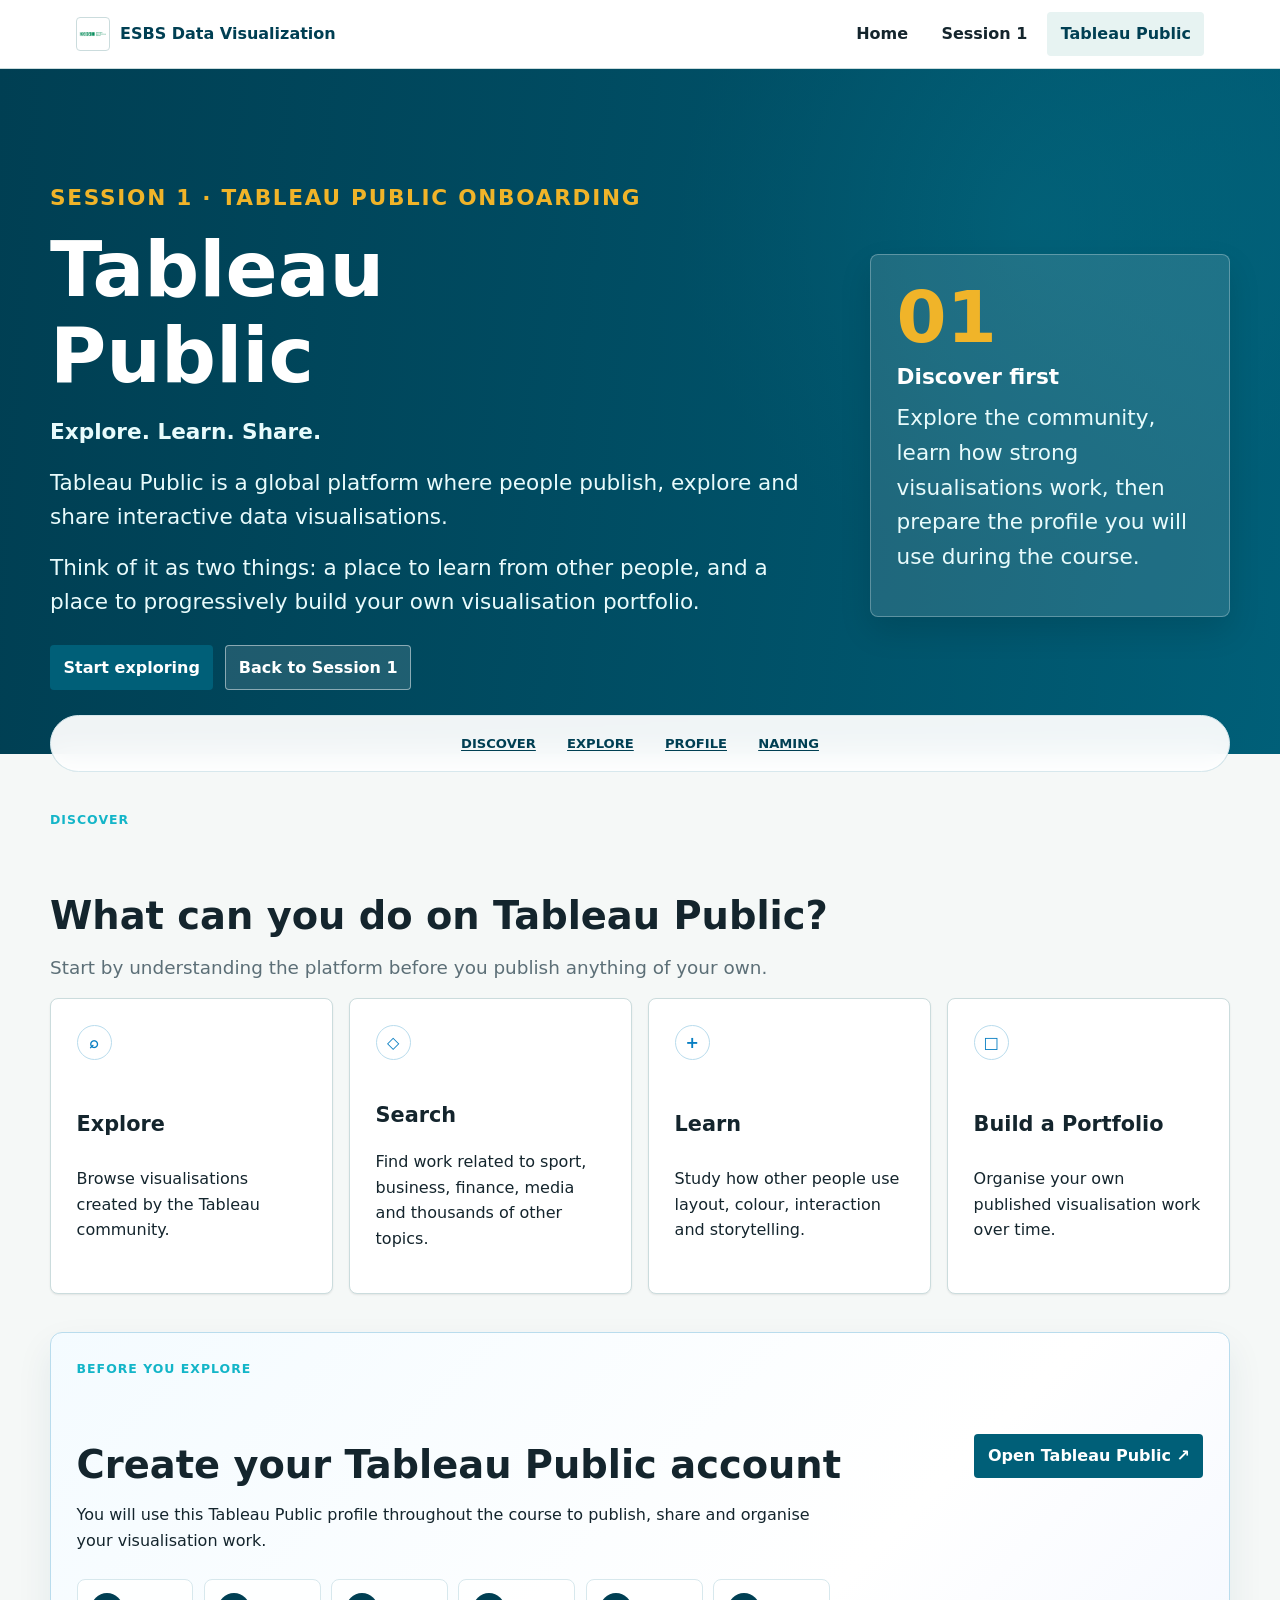
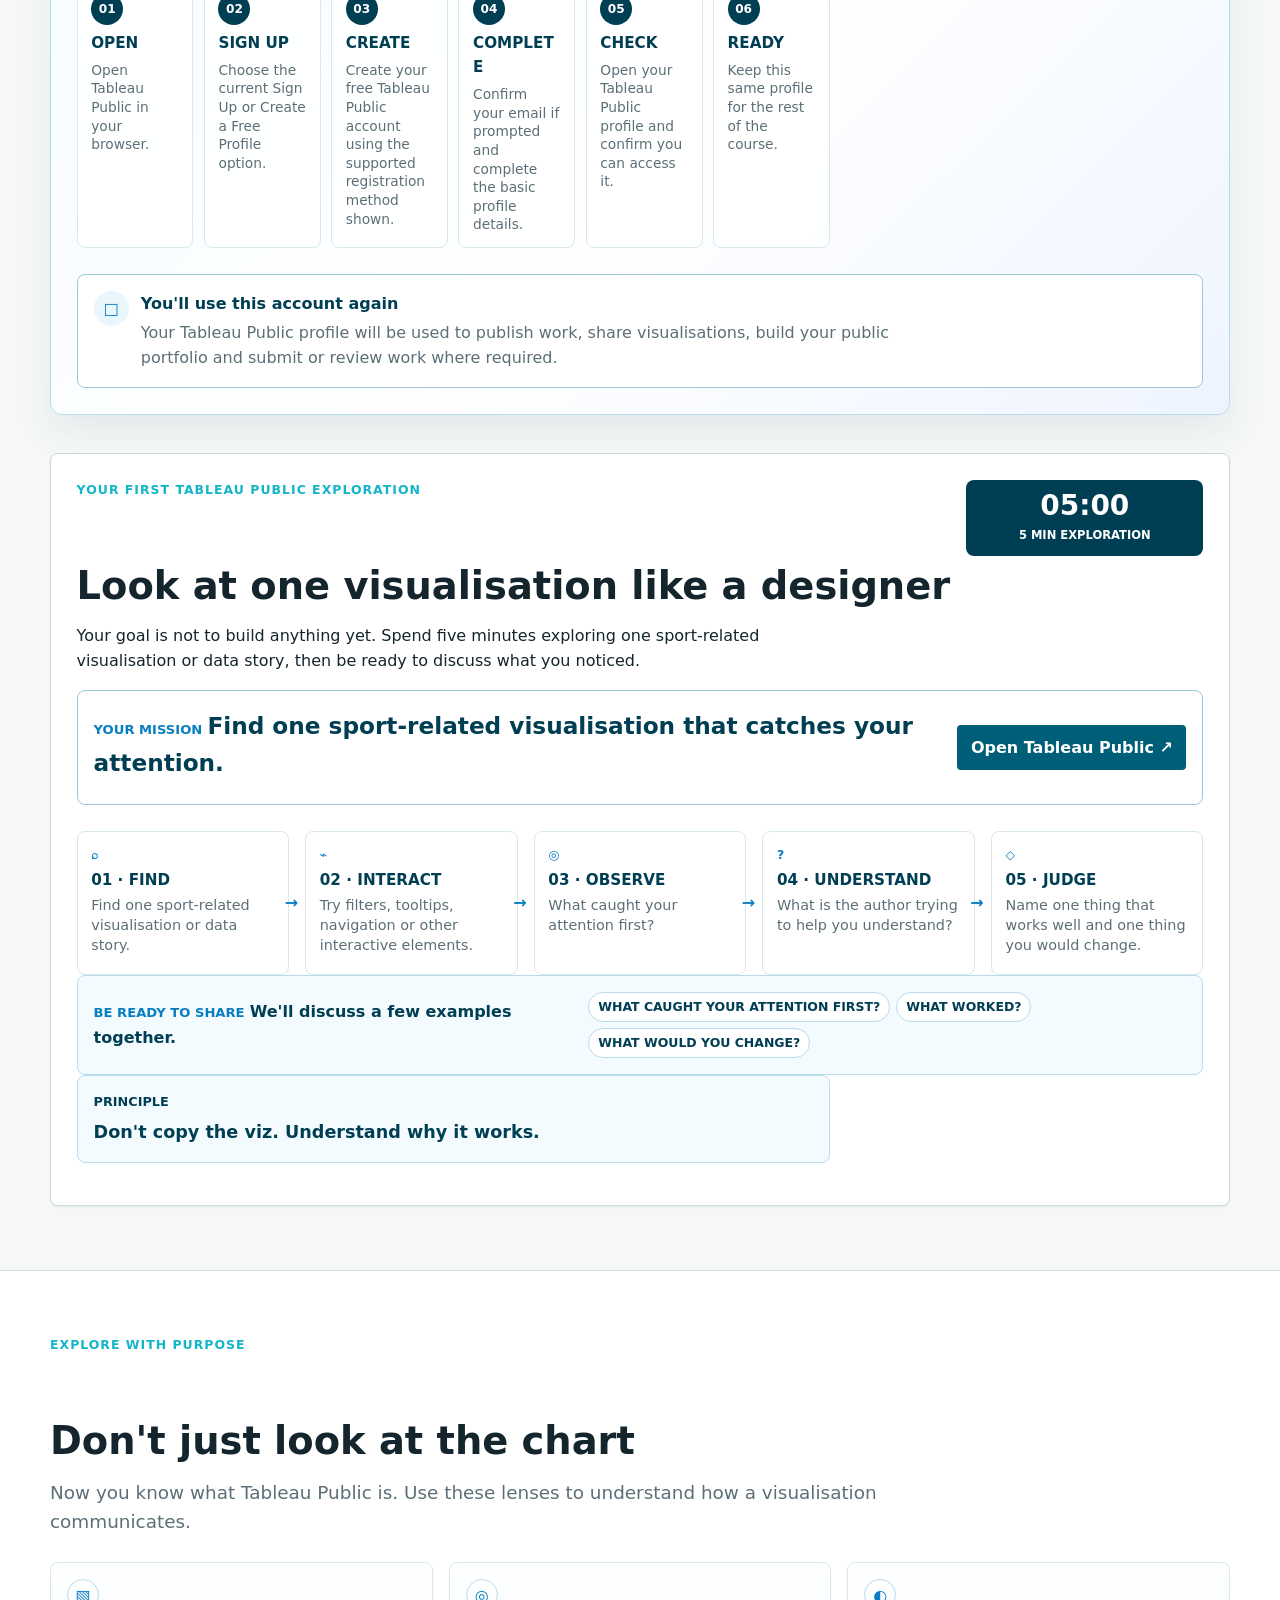
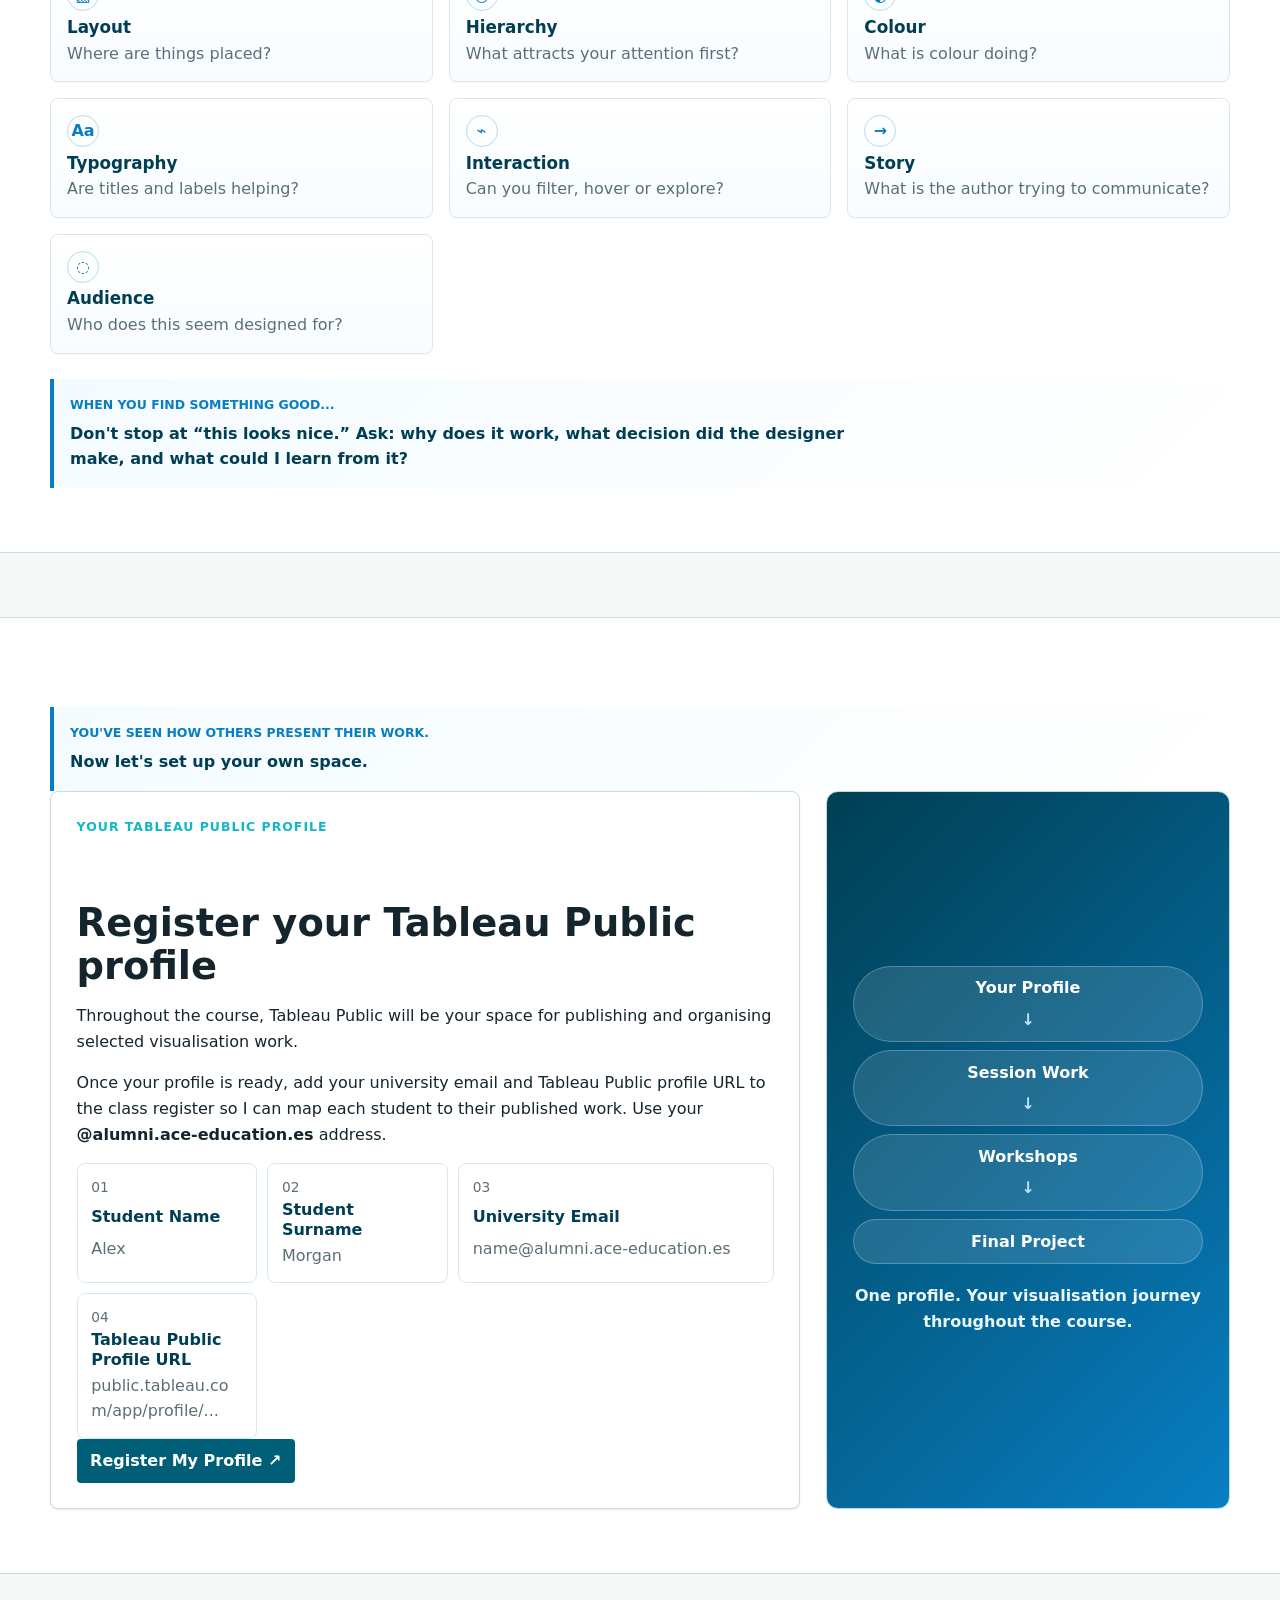
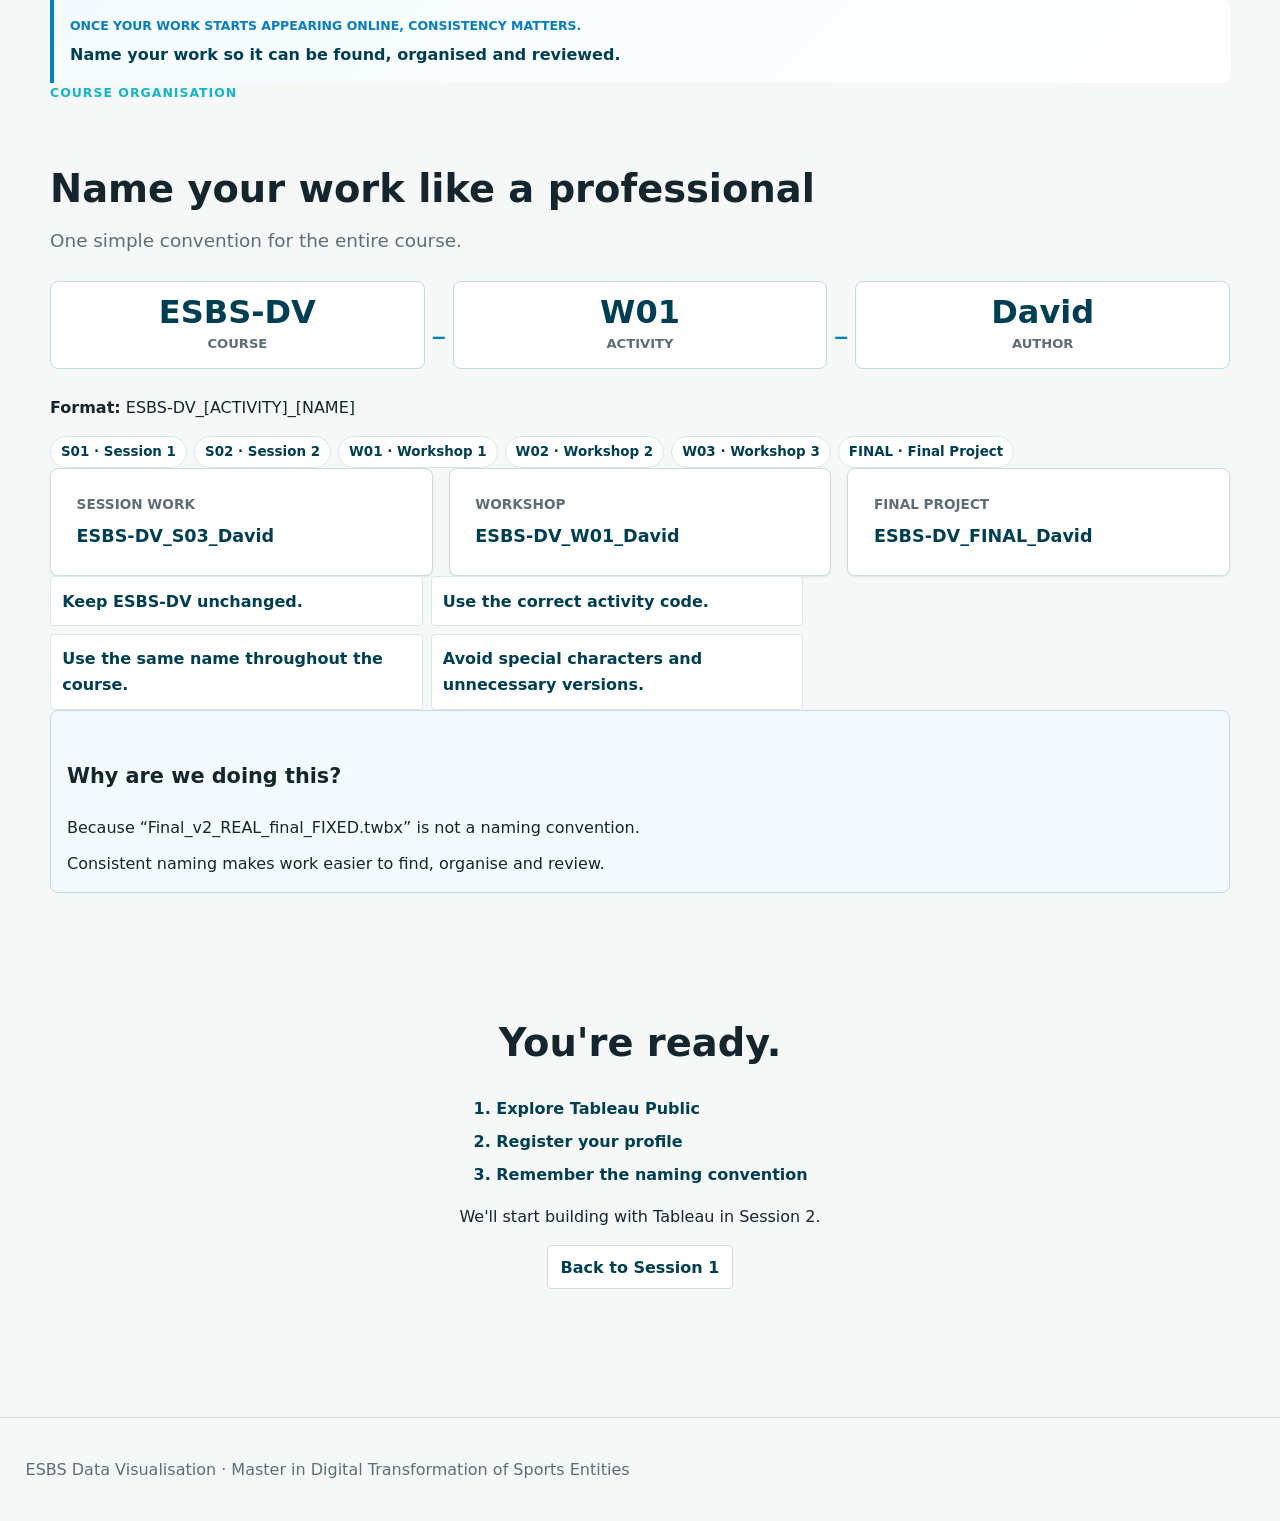
<file: sessions/session-01/tableau-public.html>
<!doctype html>
<html lang="en">
<head>
  <meta charset="utf-8">
  <meta name="viewport" content="width=device-width, initial-scale=1">
  <title>Discover Tableau Public · Session 1</title>
  <link rel="stylesheet" href="../../assets/css/styles.css">
</head>
<body class="tableau-public-page">
  <header class="site-header">
    <nav class="nav" aria-label="Main navigation">
      <a class="brand" href="../../index.html">
        <img class="brand-mark" src="../../assets/images/master-programme.webp" alt="Master's programme visual identity">
        <span>ESBS Data Visualization</span>
      </a>
      <div class="nav-links">
        <a href="../../index.html">Home</a>
        <a href="index.html">Session 1</a>
        <a aria-current="page" href="tableau-public.html">Tableau Public</a>
      </div>
    </nav>
  </header>

  <main>
    <section class="hero tableau-public-hero">
      <div class="hero-inner tableau-public-hero-grid">
        <div>
          <p class="eyebrow">Session 1 · Tableau Public onboarding</p>
          <h1>Tableau Public</h1>
          <p class="tableau-public-kicker">Explore. Learn. Share.</p>
          <p>Tableau Public is a global platform where people publish, explore and share interactive data visualisations.</p>
          <p>Think of it as two things: a place to learn from other people, and a place to progressively build your own visualisation portfolio.</p>
          <div class="hero-actions">
            <a class="button" href="#explore">Start exploring</a>
            <a class="button secondary" href="index.html">Back to Session 1</a>
          </div>
        </div>
        <div class="tableau-public-hero-card" aria-label="Tableau Public onboarding path">
          <span>01</span>
          <strong>Discover first</strong>
          <p>Explore the community, learn how strong visualisations work, then prepare the profile you will use during the course.</p>
        </div>
      </div>
    </section>

    <section class="container">
      <nav class="tableau-flow-nav" aria-label="Tableau Public onboarding steps">
        <a href="#discover">Discover</a>
        <a href="#explore">Explore</a>
        <a href="#profile">Profile</a>
        <a href="#naming">Naming</a>
      </nav>

      <section id="discover">
        <p class="eyebrow">Discover</p>
        <h2>What can you do on Tableau Public?</h2>
        <p class="lead">Start by understanding the platform before you publish anything of your own.</p>
        <div class="tableau-feature-grid">
          <article class="card"><span aria-hidden="true">⌕</span><h3>Explore</h3><p>Browse visualisations created by the Tableau community.</p></article>
          <article class="card"><span aria-hidden="true">◇</span><h3>Search</h3><p>Find work related to sport, business, finance, media and thousands of other topics.</p></article>
          <article class="card"><span aria-hidden="true">+</span><h3>Learn</h3><p>Study how other people use layout, colour, interaction and storytelling.</p></article>
          <article class="card"><span aria-hidden="true">□</span><h3>Build a Portfolio</h3><p>Organise your own published visualisation work over time.</p></article>
        </div>
      </section>
    </section>

    <section class="container">
      <section class="tableau-account-setup" aria-labelledby="tableau-account-title">
        <div class="account-setup-header">
          <div>
            <p class="eyebrow">Before you explore</p>
            <h2 id="tableau-account-title">Create your Tableau Public account</h2>
            <p>You will use this Tableau Public profile throughout the course to publish, share and organise your visualisation work.</p>
          </div>
          <a class="button" href="https://public.tableau.com/" target="_blank" rel="noopener noreferrer">Open Tableau Public ↗</a>
        </div>

        <ol class="account-stepper" aria-label="Tableau Public account setup steps">
          <li>
            <span aria-hidden="true">01</span>
            <strong>Open</strong>
            <p>Open Tableau Public in your browser.</p>
          </li>
          <li>
            <span aria-hidden="true">02</span>
            <strong>Sign Up</strong>
            <p>Choose the current Sign Up or Create a Free Profile option.</p>
          </li>
          <li>
            <span aria-hidden="true">03</span>
            <strong>Create</strong>
            <p>Create your free Tableau Public account using the supported registration method shown.</p>
          </li>
          <li>
            <span aria-hidden="true">04</span>
            <strong>Complete</strong>
            <p>Confirm your email if prompted and complete the basic profile details.</p>
          </li>
          <li>
            <span aria-hidden="true">05</span>
            <strong>Check</strong>
            <p>Open your Tableau Public profile and confirm you can access it.</p>
          </li>
          <li>
            <span aria-hidden="true">06</span>
            <strong>Ready</strong>
            <p>Keep this same profile for the rest of the course.</p>
          </li>
        </ol>

        <div class="account-reuse-callout">
          <span aria-hidden="true">□</span>
          <div>
            <strong>You'll use this account again</strong>
            <p>Your Tableau Public profile will be used to publish work, share visualisations, build your public portfolio and submit or review work where required.</p>
          </div>
        </div>
      </section>
    </section>

    <section class="container" id="explore">
      <section class="activity exploration-mission-card">
        <div class="resource-step-heading">
          <div>
            <p class="eyebrow">Your first Tableau Public exploration</p>
            <h2>Look at one visualisation like a designer</h2>
          </div>
          <div class="exploration-timer"><strong>05:00</strong><span>5 min exploration</span></div>
        </div>
        <p>Your goal is not to build anything yet. Spend five minutes exploring one sport-related visualisation or data story, then be ready to discuss what you noticed.</p>
        <div class="exploration-mission">
          <div>
            <span>Your mission</span>
            <strong>Find one sport-related visualisation that catches your attention.</strong>
          </div>
          <a class="button" href="https://public.tableau.com/" target="_blank" rel="noopener noreferrer">Open Tableau Public ↗</a>
        </div>
        <div class="exploration-flow-grid tableau-mission-steps" aria-label="Five-minute Tableau Public exploration steps">
          <div><span aria-hidden="true">⌕</span><strong>01 · Find</strong><p>Find one sport-related visualisation or data story.</p></div>
          <div><span aria-hidden="true">⌁</span><strong>02 · Interact</strong><p>Try filters, tooltips, navigation or other interactive elements.</p></div>
          <div><span aria-hidden="true">◎</span><strong>03 · Observe</strong><p>What caught your attention first?</p></div>
          <div><span aria-hidden="true">?</span><strong>04 · Understand</strong><p>What is the author trying to help you understand?</p></div>
          <div><span aria-hidden="true">◇</span><strong>05 · Judge</strong><p>Name one thing that works well and one thing you would change.</p></div>
        </div>
        <div class="exploration-share ready-panel">
          <div>
            <span>Be ready to share</span>
            <strong>We'll discuss a few examples together.</strong>
          </div>
          <div class="share-prompts" aria-label="Discussion prompts">
            <span>What caught your attention first?</span>
            <span>What worked?</span>
            <span>What would you change?</span>
          </div>
        </div>
        <p class="exploration-takeaway"><span>Principle</span> <strong>Don't copy the viz. Understand why it works.</strong></p>
      </section>
    </section>

    <section class="section-band">
      <div class="container">
        <p class="eyebrow">Explore with purpose</p>
        <h2>Don't just look at the chart</h2>
        <p class="lead">Now you know what Tableau Public is. Use these lenses to understand how a visualisation communicates.</p>
        <div class="designer-lens-grid" aria-label="What to look at when exploring Tableau Public">
          <article><span aria-hidden="true">▧</span><strong>Layout</strong><p>Where are things placed?</p></article>
          <article><span aria-hidden="true">◎</span><strong>Hierarchy</strong><p>What attracts your attention first?</p></article>
          <article><span aria-hidden="true">◐</span><strong>Colour</strong><p>What is colour doing?</p></article>
          <article><span aria-hidden="true">Aa</span><strong>Typography</strong><p>Are titles and labels helping?</p></article>
          <article><span aria-hidden="true">⌁</span><strong>Interaction</strong><p>Can you filter, hover or explore?</p></article>
          <article><span aria-hidden="true">→</span><strong>Story</strong><p>What is the author trying to communicate?</p></article>
          <article><span aria-hidden="true">◌</span><strong>Audience</strong><p>Who does this seem designed for?</p></article>
        </div>

        <div class="learn-callout">
          <span>When you find something good...</span>
          <p>Don't stop at “this looks nice.” Ask: why does it work, what decision did the designer make, and what could I learn from it?</p>
        </div>
      </div>
    </section>

    <section class="section-band" id="profile">
      <div class="container">
        <div class="tableau-bridge">
          <span>You've seen how others present their work.</span>
          <p>Now let's set up your own space.</p>
        </div>

        <div class="profile-register-layout">
          <section class="activity" id="register-profile">
            <p class="eyebrow">Your Tableau Public Profile</p>
            <h2>Register your Tableau Public profile</h2>
            <p>Throughout the course, Tableau Public will be your space for publishing and organising selected visualisation work.</p>
            <p>Once your profile is ready, add your university email and Tableau Public profile URL to the class register so I can map each student to their published work. Use your <strong>@alumni.ace-education.es</strong> address.</p>
            <div class="register-preview" aria-label="Class profile register example">
              <div><span>01</span><strong>Student Name</strong><em>Alex</em></div>
              <div><span>02</span><strong>Student Surname</strong><em>Morgan</em></div>
              <div><span>03</span><strong>University Email</strong><em>name@alumni.ace-education.es</em></div>
              <div><span>04</span><strong>Tableau Public Profile URL</strong><em>public.tableau.com/app/profile/...</em></div>
            </div>
            <a class="button profile-sheet-link" href="https://docs.google.com/spreadsheets/d/1dyKZqRYR2OKCkiqlzn73F1cP32SFlMgin2FdKlqDmfY/edit?usp=drivesdk" target="_blank" rel="noopener noreferrer">Register My Profile ↗</a>
          </section>

          <aside class="portfolio-thread" aria-label="How the Tableau Public profile connects to the course">
            <span>Your Profile</span>
            <span>Session Work</span>
            <span>Workshops</span>
            <span>Final Project</span>
            <p>One profile. Your visualisation journey throughout the course.</p>
          </aside>
        </div>
      </div>
    </section>

    <section class="container" id="naming">
      <div class="tableau-bridge">
        <span>Once your work starts appearing online, consistency matters.</span>
        <p>Name your work so it can be found, organised and reviewed.</p>
      </div>
      <p class="eyebrow">Course organisation</p>
      <h2>Name your work like a professional</h2>
      <p class="lead">One simple convention for the entire course.</p>

      <div class="naming-builder" aria-label="Course work naming convention">
        <div><strong data-course-work-prefix></strong><span>Course</span></div>
        <b>_</b>
        <div><strong>W01</strong><span>Activity</span></div>
        <b>_</b>
        <div><strong>David</strong><span>Author</span></div>
      </div>
      <p><strong>Format:</strong> ESBS-DV_[ACTIVITY]_[NAME]</p>

      <div class="code-legend" aria-label="Activity code examples">
        <span>S01 · Session 1</span>
        <span>S02 · Session 2</span>
        <span>W01 · Workshop 1</span>
        <span>W02 · Workshop 2</span>
        <span>W03 · Workshop 3</span>
        <span>FINAL · Final Project</span>
      </div>

      <div class="naming-example-grid">
        <article class="card"><span>Session Work</span><strong data-naming-example="session"></strong></article>
        <article class="card"><span>Workshop</span><strong data-naming-example="workshop"></strong></article>
        <article class="card"><span>Final Project</span><strong data-naming-example="final"></strong></article>
      </div>

      <ul class="naming-rule-list">
        <li>Keep ESBS-DV unchanged.</li>
        <li>Use the correct activity code.</li>
        <li>Use the same name throughout the course.</li>
        <li>Avoid special characters and unnecessary versions.</li>
      </ul>

      <div class="why-naming">
        <h3>Why are we doing this?</h3>
        <p>Because “Final_v2_REAL_final_FIXED.twbx” is not a naming convention.</p>
        <p>Consistent naming makes work easier to find, organise and review.</p>
      </div>
    </section>

    <section class="container onboarding-finish">
      <h2>You're ready.</h2>
      <ol>
        <li>Explore Tableau Public</li>
        <li>Register your profile</li>
        <li>Remember the naming convention</li>
      </ol>
      <p>We'll start building with Tableau in Session 2.</p>
      <a class="button secondary" href="index.html">Back to Session 1</a>
    </section>
  </main>

  <footer class="footer">ESBS Data Visualisation · Master in Digital Transformation of Sports Entities</footer>
  <script src="../../assets/js/main.js"></script>
  <script>
    const COURSE_WORK_PREFIX = "ESBS-DV";

    document.querySelectorAll("[data-course-work-prefix]").forEach((item) => {
      item.textContent = COURSE_WORK_PREFIX;
    });

    const namingExamples = {
      session: `${COURSE_WORK_PREFIX}_S03_David`,
      workshop: `${COURSE_WORK_PREFIX}_W01_David`,
      final: `${COURSE_WORK_PREFIX}_FINAL_David`
    };

    document.querySelectorAll("[data-naming-example]").forEach((item) => {
      item.textContent = namingExamples[item.dataset.namingExample];
    });
  </script>
</body>
</html>
</file>
